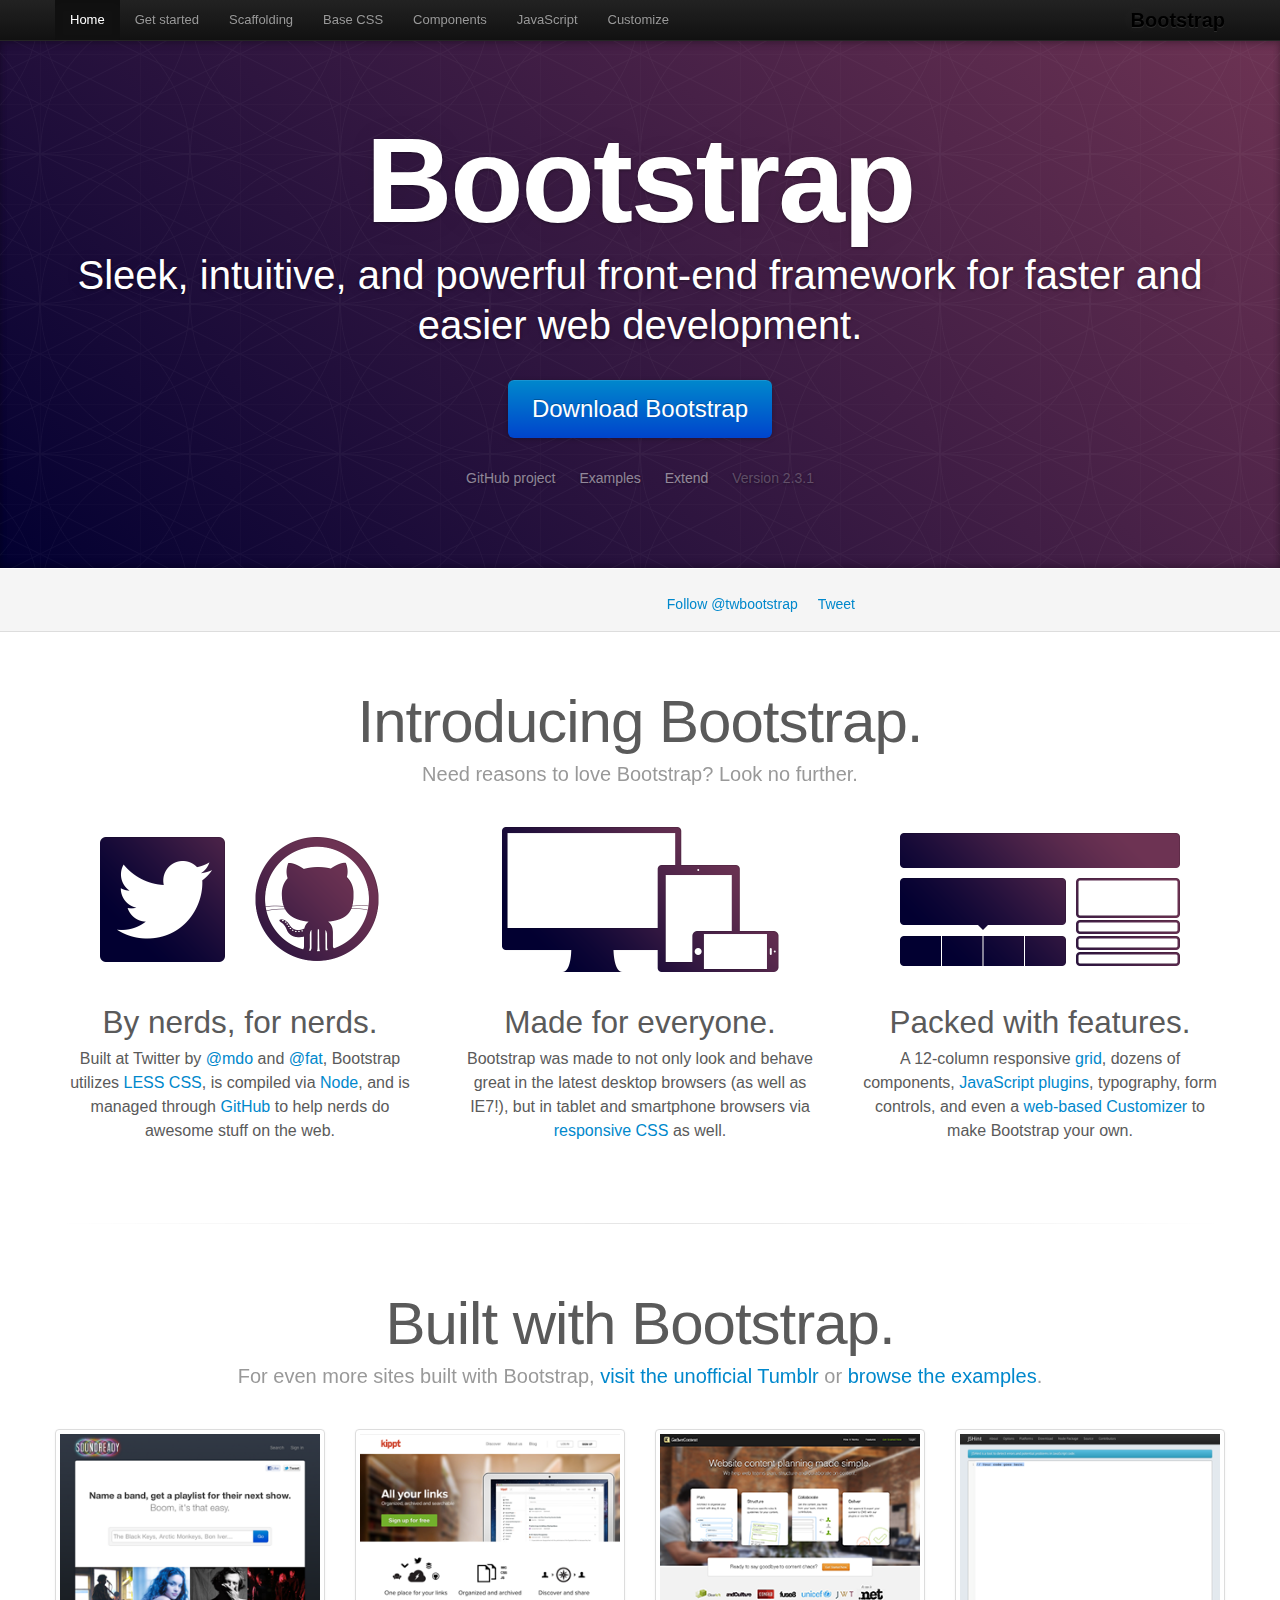
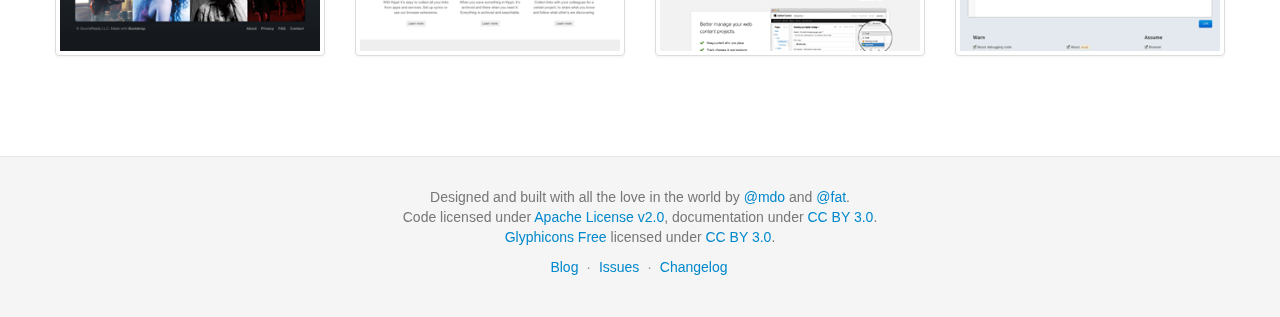
<file: bower/bootstrap/docs/index.html>
<!DOCTYPE html>
<html lang="en">
  <head>
    <meta charset="utf-8">
    <title>Bootstrap</title>
    <meta name="viewport" content="width=device-width, initial-scale=1.0">
    <meta name="description" content="">
    <meta name="author" content="">

    <!-- Le styles -->
    <link href="assets/css/bootstrap.css" rel="stylesheet">
    <link href="assets/css/bootstrap-responsive.css" rel="stylesheet">
    <link href="assets/css/docs.css" rel="stylesheet">
    <link href="assets/js/google-code-prettify/prettify.css" rel="stylesheet">

    <!-- Le HTML5 shim, for IE6-8 support of HTML5 elements -->
    <!--[if lt IE 9]>
      <script src="assets/js/html5shiv.js"></script>
    <![endif]-->

    <!-- Le fav and touch icons -->
    <link rel="apple-touch-icon-precomposed" sizes="144x144" href="assets/ico/apple-touch-icon-144-precomposed.png">
    <link rel="apple-touch-icon-precomposed" sizes="114x114" href="assets/ico/apple-touch-icon-114-precomposed.png">
      <link rel="apple-touch-icon-precomposed" sizes="72x72" href="assets/ico/apple-touch-icon-72-precomposed.png">
                    <link rel="apple-touch-icon-precomposed" href="assets/ico/apple-touch-icon-57-precomposed.png">
                                   <link rel="shortcut icon" href="assets/ico/favicon.png">

  </head>

  <body data-spy="scroll" data-target=".bs-docs-sidebar">

    <!-- Navbar
    ================================================== -->
    <div class="navbar navbar-inverse navbar-fixed-top">
      <div class="navbar-inner">
        <div class="container">
          <button type="button" class="btn btn-navbar" data-toggle="collapse" data-target=".nav-collapse">
            <span class="icon-bar"></span>
            <span class="icon-bar"></span>
            <span class="icon-bar"></span>
          </button>
          <a class="brand" href="./index.html">Bootstrap</a>
          <div class="nav-collapse collapse">
            <ul class="nav">
              <li class="active">
                <a href="./index.html">Home</a>
              </li>
              <li class="">
                <a href="./getting-started.html">Get started</a>
              </li>
              <li class="">
                <a href="./scaffolding.html">Scaffolding</a>
              </li>
              <li class="">
                <a href="./base-css.html">Base CSS</a>
              </li>
              <li class="">
                <a href="./components.html">Components</a>
              </li>
              <li class="">
                <a href="./javascript.html">JavaScript</a>
              </li>
              <li class="">
                <a href="./customize.html">Customize</a>
              </li>
            </ul>
          </div>
        </div>
      </div>
    </div>

<div class="jumbotron masthead">
  <div class="container">
    <h1>Bootstrap</h1>
    <p>Sleek, intuitive, and powerful front-end framework for faster and easier web development.</p>
    <p>
      <a href="assets/bootstrap.zip" class="btn btn-primary btn-large" >Download Bootstrap</a>
    </p>
    <ul class="masthead-links">
      <li>
        <a href="http://github.com/twitter/bootstrap" >GitHub project</a>
      </li>
      <li>
        <a href="./getting-started.html#examples" >Examples</a>
      </li>
      <li>
        <a href="./extend.html" >Extend</a>
      </li>
      <li>
        Version 2.3.1
      </li>
    </ul>
  </div>
</div>

<div class="bs-docs-social">
  <div class="container">
    <ul class="bs-docs-social-buttons">
      <li>
        <iframe class="github-btn" src="http://ghbtns.com/github-btn.html?user=twitter&repo=bootstrap&type=watch&count=true" allowtransparency="true" frameborder="0" scrolling="0" width="100px" height="20px"></iframe>
      </li>
      <li>
        <iframe class="github-btn" src="http://ghbtns.com/github-btn.html?user=twitter&repo=bootstrap&type=fork&count=true" allowtransparency="true" frameborder="0" scrolling="0" width="102px" height="20px"></iframe>
      </li>
      <li class="follow-btn">
        <a href="https://twitter.com/twbootstrap" class="twitter-follow-button" data-link-color="#0069D6" data-show-count="true">Follow @twbootstrap</a>
      </li>
      <li class="tweet-btn">
        <a href="https://twitter.com/share" class="twitter-share-button" data-url="http://twitter.github.com/bootstrap/" data-count="horizontal" data-via="twbootstrap" data-related="mdo:Creator of Twitter Bootstrap">Tweet</a>
      </li>
    </ul>
  </div>
</div>

<div class="container">

  <div class="marketing">

    <h1>Introducing Bootstrap.</h1>
    <p class="marketing-byline">Need reasons to love Bootstrap? Look no further.</p>

    <div class="row-fluid">
      <div class="span4">
        <img class="marketing-img" src="assets/img/bs-docs-twitter-github.png">
        <h2>By nerds, for nerds.</h2>
        <p>Built at Twitter by <a href="http://twitter.com/mdo">@mdo</a> and <a href="http://twitter.com/fat">@fat</a>, Bootstrap utilizes <a href="http://lesscss.org">LESS CSS</a>, is compiled via <a href="http://nodejs.org">Node</a>, and is managed through <a href="http://github.com">GitHub</a> to help nerds do awesome stuff on the web.</p>
      </div>
      <div class="span4">
        <img class="marketing-img" src="assets/img/bs-docs-responsive-illustrations.png">
        <h2>Made for everyone.</h2>
        <p>Bootstrap was made to not only look and behave great in the latest desktop browsers (as well as IE7!), but in tablet and smartphone browsers via <a href="./scaffolding.html#responsive">responsive CSS</a> as well.</p>
      </div>
      <div class="span4">
        <img class="marketing-img" src="assets/img/bs-docs-bootstrap-features.png">
        <h2>Packed with features.</h2>
        <p>A 12-column responsive <a href="./scaffolding.html#gridSystem">grid</a>, dozens of components, <a href="./javascript.html">JavaScript plugins</a>, typography, form controls, and even a <a href="./customize.html">web-based Customizer</a> to make Bootstrap your own.</p>
      </div>
    </div>

    <hr class="soften">

    <h1>Built with Bootstrap.</h1>
    <p class="marketing-byline">For even more sites built with Bootstrap, <a href="http://builtwithbootstrap.tumblr.com/" target="_blank">visit the unofficial Tumblr</a> or <a href="./getting-started.html#examples">browse the examples</a>.</p>
    <div class="row-fluid">
      <ul class="thumbnails example-sites">
        <li class="span3">
          <a class="thumbnail" href="http://soundready.fm/" target="_blank">
            <img src="assets/img/example-sites/soundready.png" alt="SoundReady.fm">
          </a>
        </li>
        <li class="span3">
          <a class="thumbnail" href="http://kippt.com/" target="_blank">
            <img src="assets/img/example-sites/kippt.png" alt="Kippt">
          </a>
        </li>
        <li class="span3">
          <a class="thumbnail" href="http://www.gathercontent.com/" target="_blank">
            <img src="assets/img/example-sites/gathercontent.png" alt="Gather Content">
          </a>
        </li>
        <li class="span3">
          <a class="thumbnail" href="http://www.jshint.com/" target="_blank">
            <img src="assets/img/example-sites/jshint.png" alt="JS Hint">
          </a>
        </li>
      </ul>
     </div>

  </div>

</div>



    <!-- Footer
    ================================================== -->
    <footer class="footer">
      <div class="container">
        <p>Designed and built with all the love in the world by <a href="http://twitter.com/mdo" target="_blank">@mdo</a> and <a href="http://twitter.com/fat" target="_blank">@fat</a>.</p>
        <p>Code licensed under <a href="http://www.apache.org/licenses/LICENSE-2.0" target="_blank">Apache License v2.0</a>, documentation under <a href="http://creativecommons.org/licenses/by/3.0/">CC BY 3.0</a>.</p>
        <p><a href="http://glyphicons.com">Glyphicons Free</a> licensed under <a href="http://creativecommons.org/licenses/by/3.0/">CC BY 3.0</a>.</p>
        <ul class="footer-links">
          <li><a href="http://blog.getbootstrap.com">Blog</a></li>
          <li class="muted">&middot;</li>
          <li><a href="https://github.com/twitter/bootstrap/issues?state=open">Issues</a></li>
          <li class="muted">&middot;</li>
          <li><a href="https://github.com/twitter/bootstrap/blob/master/CHANGELOG.md">Changelog</a></li>
        </ul>
      </div>
    </footer>



    <!-- Le javascript
    ================================================== -->
    <!-- Placed at the end of the document so the pages load faster -->
    <script type="text/javascript" src="http://platform.twitter.com/widgets.js"></script>
    <script src="assets/js/jquery.js"></script>
    <script src="assets/js/bootstrap-transition.js"></script>
    <script src="assets/js/bootstrap-alert.js"></script>
    <script src="assets/js/bootstrap-modal.js"></script>
    <script src="assets/js/bootstrap-dropdown.js"></script>
    <script src="assets/js/bootstrap-scrollspy.js"></script>
    <script src="assets/js/bootstrap-tab.js"></script>
    <script src="assets/js/bootstrap-tooltip.js"></script>
    <script src="assets/js/bootstrap-popover.js"></script>
    <script src="assets/js/bootstrap-button.js"></script>
    <script src="assets/js/bootstrap-collapse.js"></script>
    <script src="assets/js/bootstrap-carousel.js"></script>
    <script src="assets/js/bootstrap-typeahead.js"></script>
    <script src="assets/js/bootstrap-affix.js"></script>

    <script src="assets/js/holder/holder.js"></script>
    <script src="assets/js/google-code-prettify/prettify.js"></script>

    <script src="assets/js/application.js"></script>



  </body>
</html>
</file>
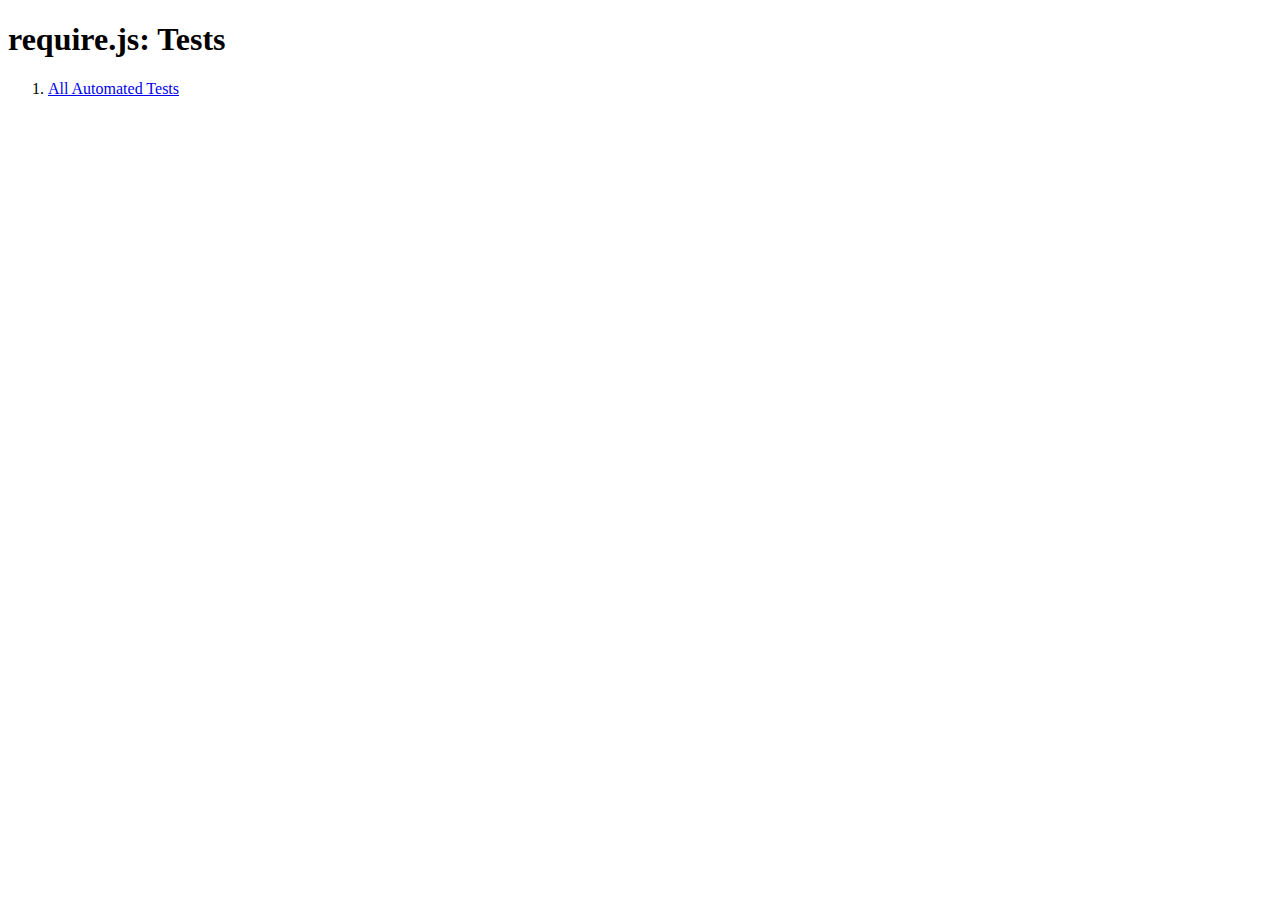
<file: bower/requirejs/tests/index.html>
<!DOCTYPE html>
<html>
<head>
    <title>require.js: Tests</title>
</head>
<body>
    <h1>require.js: Tests</h1>
    <ol>
        <li><a href="doh/runner.html?testUrl=../all">All Automated Tests</a>
    </ol>
</body>
</html>
</file>
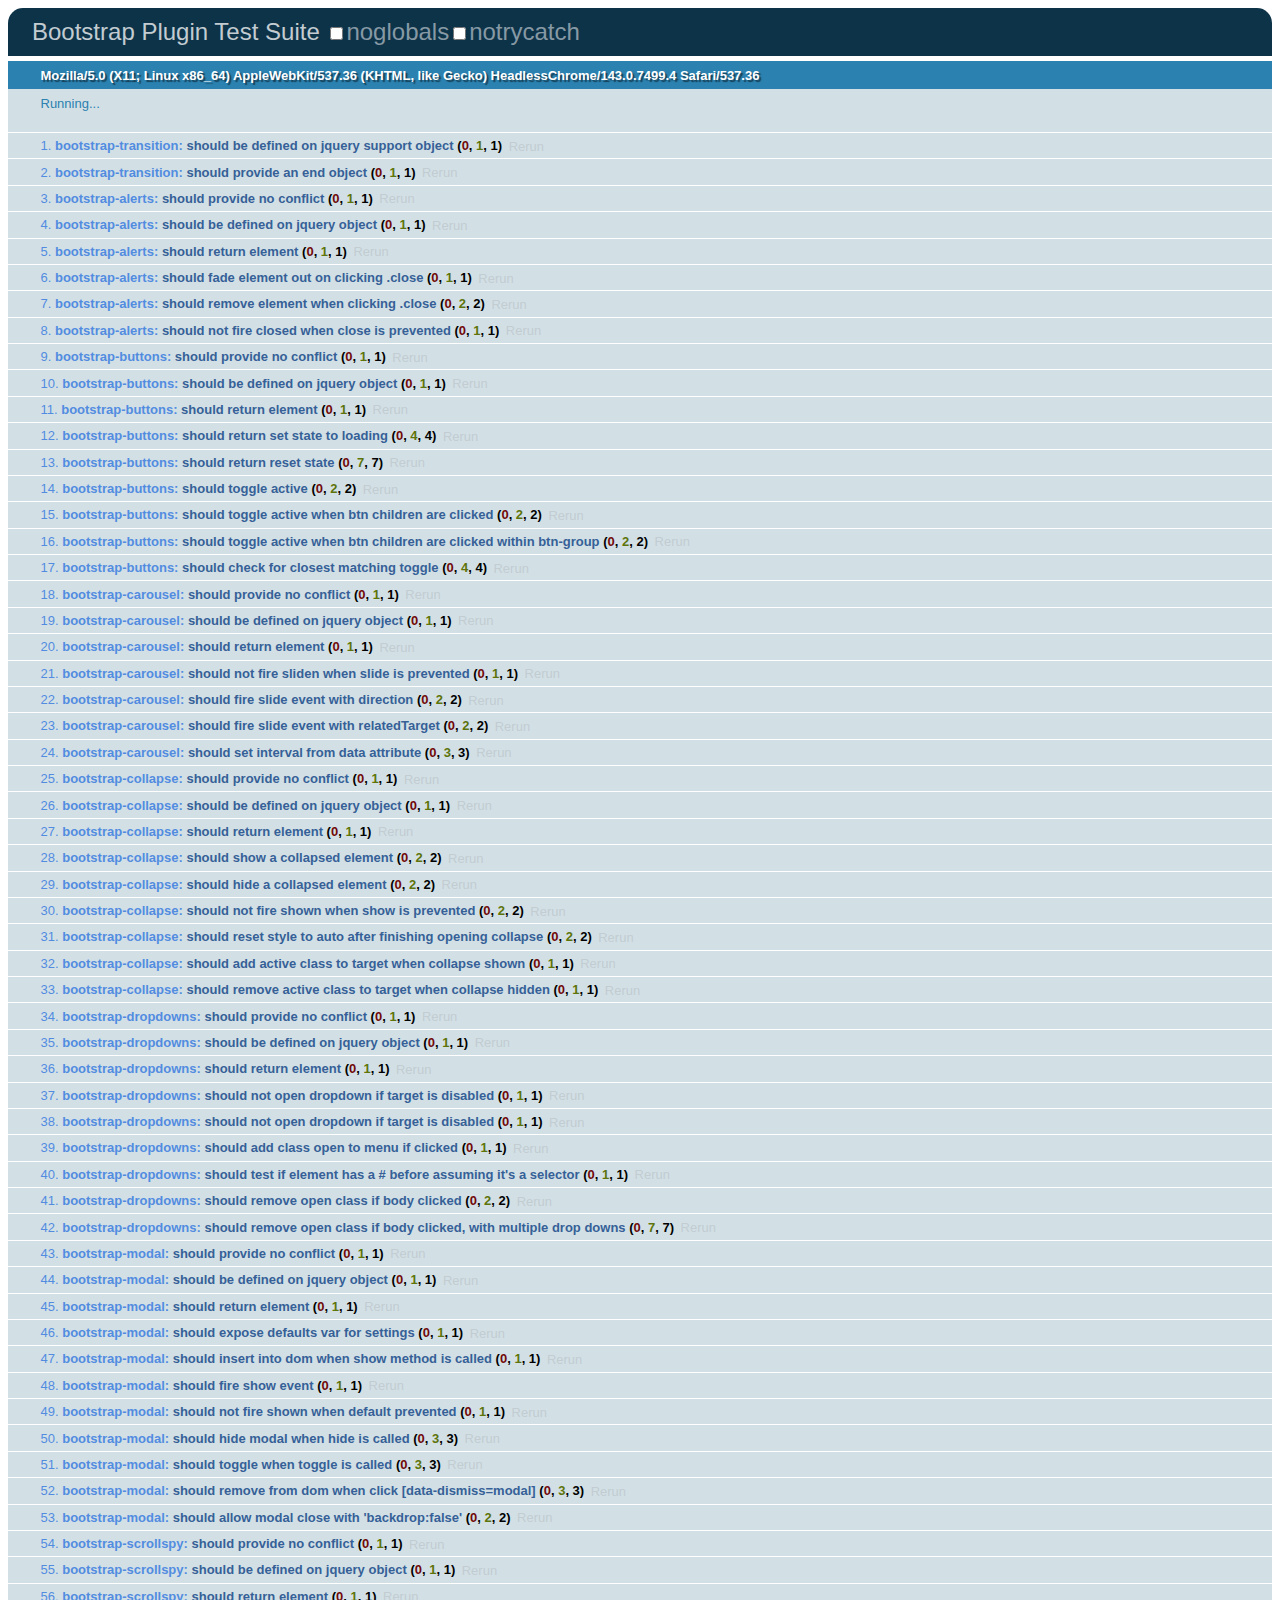
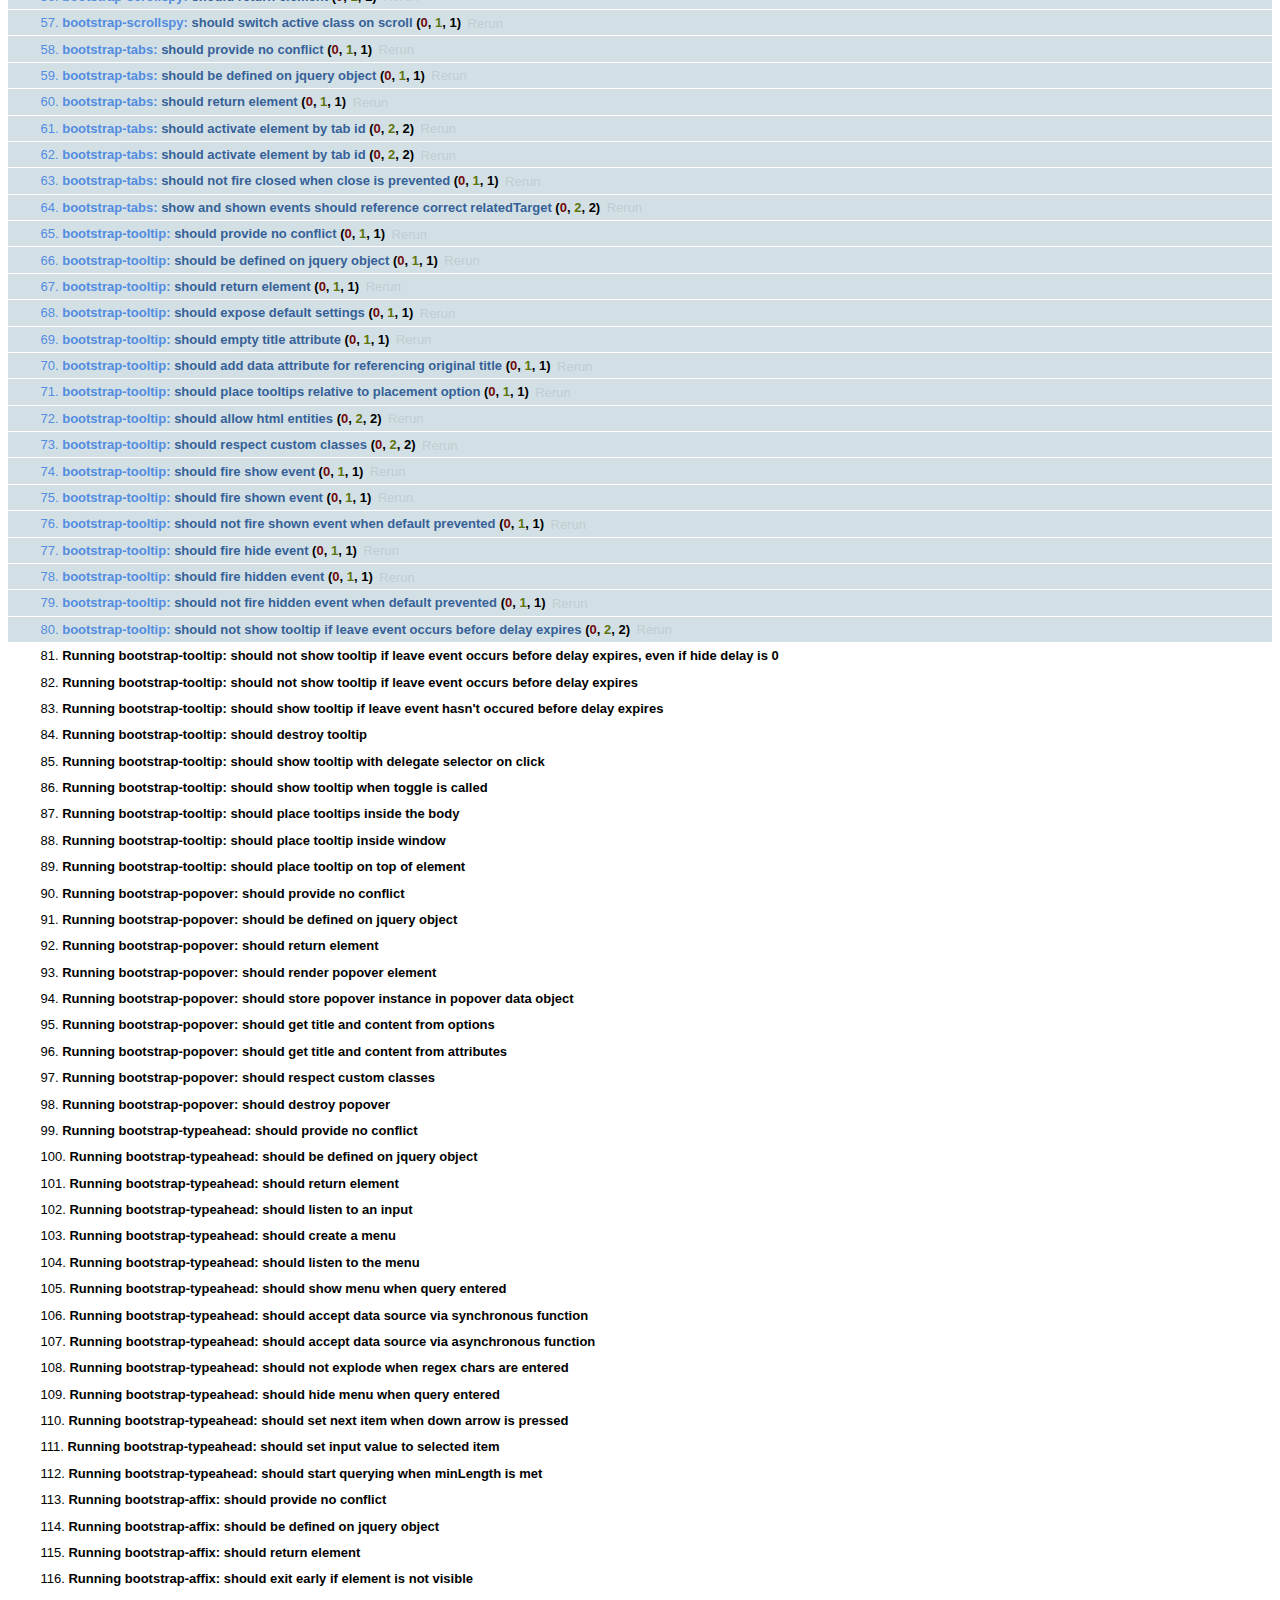
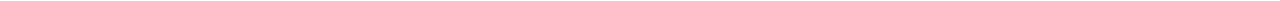
<file: bower/bootstrap/js/tests/index.html>
<!DOCTYPE HTML>
<html>
<head>
  <title>Bootstrap Plugin Test Suite</title>

  <!-- jquery -->
  <!--<script src="http://code.jquery.com/jquery-1.7.min.js"></script>-->
  <script src="vendor/jquery.js"></script>

  <!-- qunit -->
  <link rel="stylesheet" href="vendor/qunit.css" type="text/css" media="screen" />
  <script src="vendor/qunit.js"></script>

  <!-- phantomjs logging script-->
  <script src="unit/bootstrap-phantom.js"></script>

  <!--  plugin sources -->
  <script src="../../js/bootstrap-transition.js"></script>
  <script src="../../js/bootstrap-alert.js"></script>
  <script src="../../js/bootstrap-button.js"></script>
  <script src="../../js/bootstrap-carousel.js"></script>
  <script src="../../js/bootstrap-collapse.js"></script>
  <script src="../../js/bootstrap-dropdown.js"></script>
  <script src="../../js/bootstrap-modal.js"></script>
  <script src="../../js/bootstrap-scrollspy.js"></script>
  <script src="../../js/bootstrap-tab.js"></script>
  <script src="../../js/bootstrap-tooltip.js"></script>
  <script src="../../js/bootstrap-popover.js"></script>
  <script src="../../js/bootstrap-typeahead.js"></script>
  <script src="../../js/bootstrap-affix.js"></script>

  <!-- unit tests -->
  <script src="unit/bootstrap-transition.js"></script>
  <script src="unit/bootstrap-alert.js"></script>
  <script src="unit/bootstrap-button.js"></script>
  <script src="unit/bootstrap-carousel.js"></script>
  <script src="unit/bootstrap-collapse.js"></script>
  <script src="unit/bootstrap-dropdown.js"></script>
  <script src="unit/bootstrap-modal.js"></script>
  <script src="unit/bootstrap-scrollspy.js"></script>
  <script src="unit/bootstrap-tab.js"></script>
  <script src="unit/bootstrap-tooltip.js"></script>
  <script src="unit/bootstrap-popover.js"></script>
  <script src="unit/bootstrap-typeahead.js"></script>
  <script src="unit/bootstrap-affix.js"></script>
</head>
<body>
  <div>
    <h1 id="qunit-header">Bootstrap Plugin Test Suite</h1>
    <h2 id="qunit-banner"></h2>
    <h2 id="qunit-userAgent"></h2>
    <ol id="qunit-tests"></ol>
    <div id="qunit-fixture"></div>
  </div>
</body>
</html>
</file>
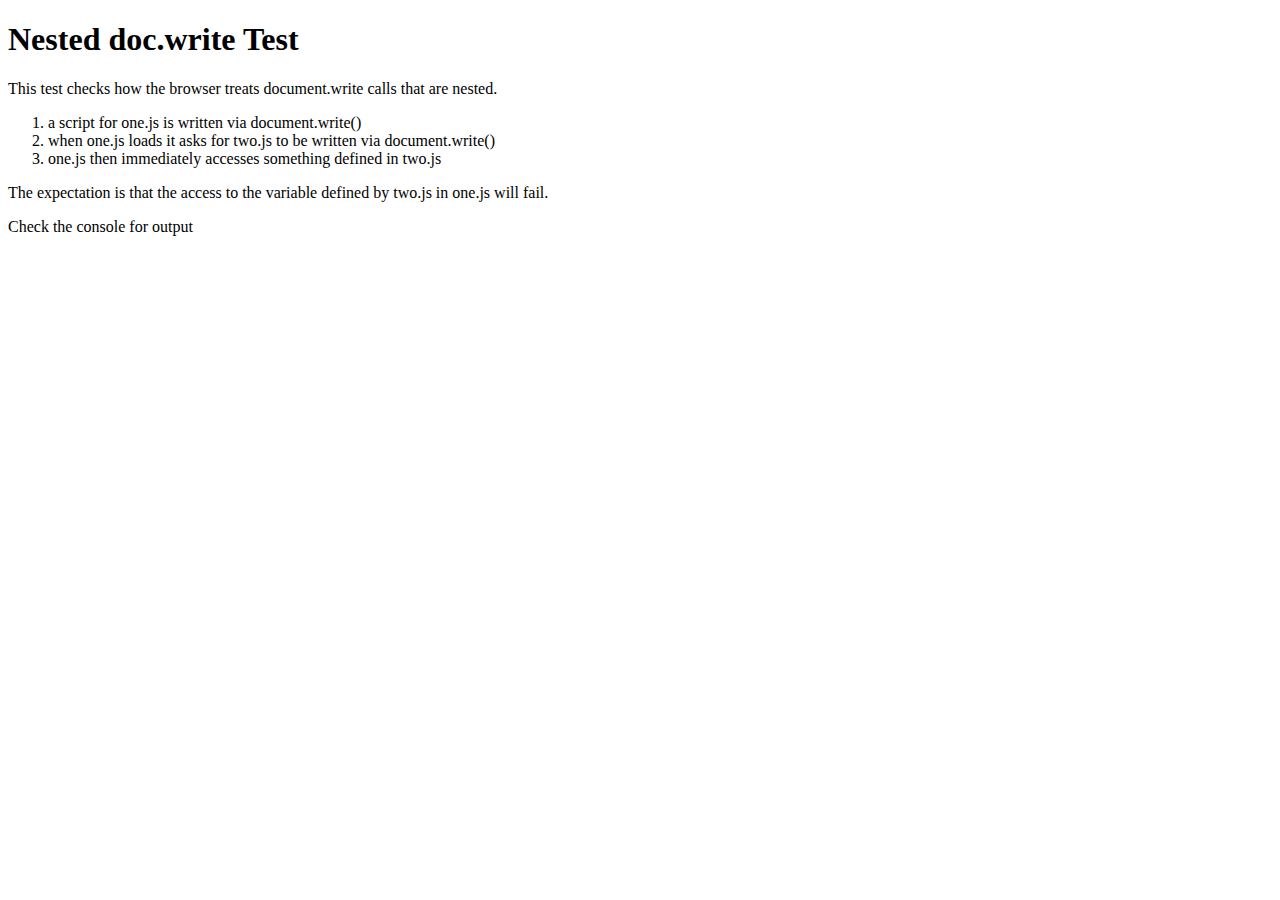
<file: bower/requirejs/tests/browsertests/docwritenested/index.html>
<!DOCTYPE html>
<html>
<head>
    <title>Nested doc.write Test</title>
    <script type="text/javascript">
    function loadScript(url) {
        url += "?stamp=" + (new Date()).getTime();
        document.write('<script src="' + url + '"></' + 'script>');
    }
    loadScript("one.js");
    </script>
</head>
<body>
    <h1>Nested doc.write Test</h1>

    <p>This test checks how the browser treats document.write calls that are nested.</p>
    <ol>
        <li>a script for one.js is written via document.write()</li>
        <li>when one.js loads it asks for two.js to be written via document.write()</li>
        <li>one.js then immediately accesses something defined in two.js</li>
    </ol>
    
    <p>The expectation is that the access to the variable defined by two.js in one.js
    will fail.</p>

    <p>Check the console for output</p>
</body>
</html>
</file>
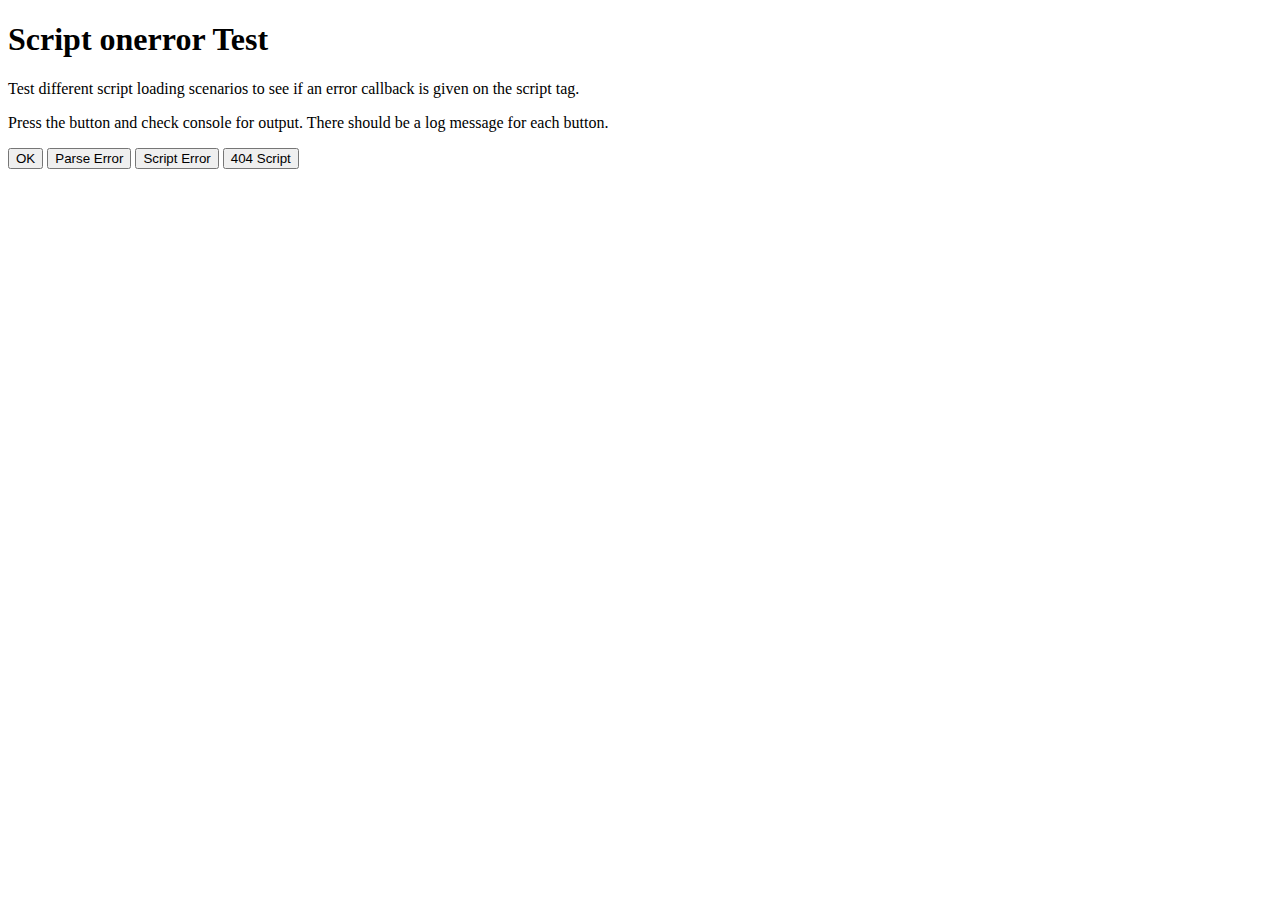
<file: bower/requirejs/tests/browsertests/onerror/index.html>
<!DOCTYPE html>
<html>
<head>
    <title>Script onerror Test</title>
    <script src="../common.js"></script>
    <script>

    var readyRegExp = /complete|loaded/;
  
    function onTestScriptLoad(evt) {
        var node = evt.target || evt.srcElement;
        if (evt.type === "load" || readyRegExp.test(node.readyState)) {
            log(node.getAttribute("data-name") + " loaded");
      
            //Clean up binding.
            if (node.removeEventListener) {
                node.removeEventListener("load", onTestScriptLoad, false);
            } else {
                //Probably IE.
                node.detachEvent("onreadystatechange", onTestScriptLoad);
            }
        }
    }

    function onTestError(evt) {
        var node = evt.target || evt.srcElement;
        log(node.getAttribute("data-name") + " onerror triggered");

        //Clean up binding.
        if (node.removeEventListener) {
            node.removeEventListener("error", onTestError, false);
        } else {
            //Probably IE.
            node.detachEvent("onerror", onTestError);
        }
    }

    function attachScript(url, name) {
        var node = document.createElement("script");
        node.src = url;
        node.type = "text/javascript";
        node.charset = "utf-8";
        node.setAttribute("data-name", name);

        //Set up load listener.
        if (node.addEventListener) {
            node.addEventListener("load", onTestScriptLoad, false);
            node.addEventListener("error", onTestError, false);
        } else {
            //Probably IE.
            node.attachEvent("onreadystatechange", onTestScriptLoad);
            node.attachEvent("onerror", onTestError);
        }
  
        document.getElementsByTagName("head")[0].appendChild(node);
    }

    </script>
</head>
<body>
    <h1>Script onerror Test</h1>

    <p>Test different script loading scenarios to see if an error callback is
    given on the script tag.</p>

    <p>Press the button and check console for output. There should be a log
    message for each button.</p>

    <button onclick="attachScript('ok.js', 'ok');">OK</button>
    <button onclick="attachScript('parseError.js', 'parseError');">Parse Error</button>
    <button onclick="attachScript('scriptError.js', 'scriptError');">Script Error</button>
    <button onclick="attachScript('404.js', '404');">404 Script</button>
</body>
</html>
</file>
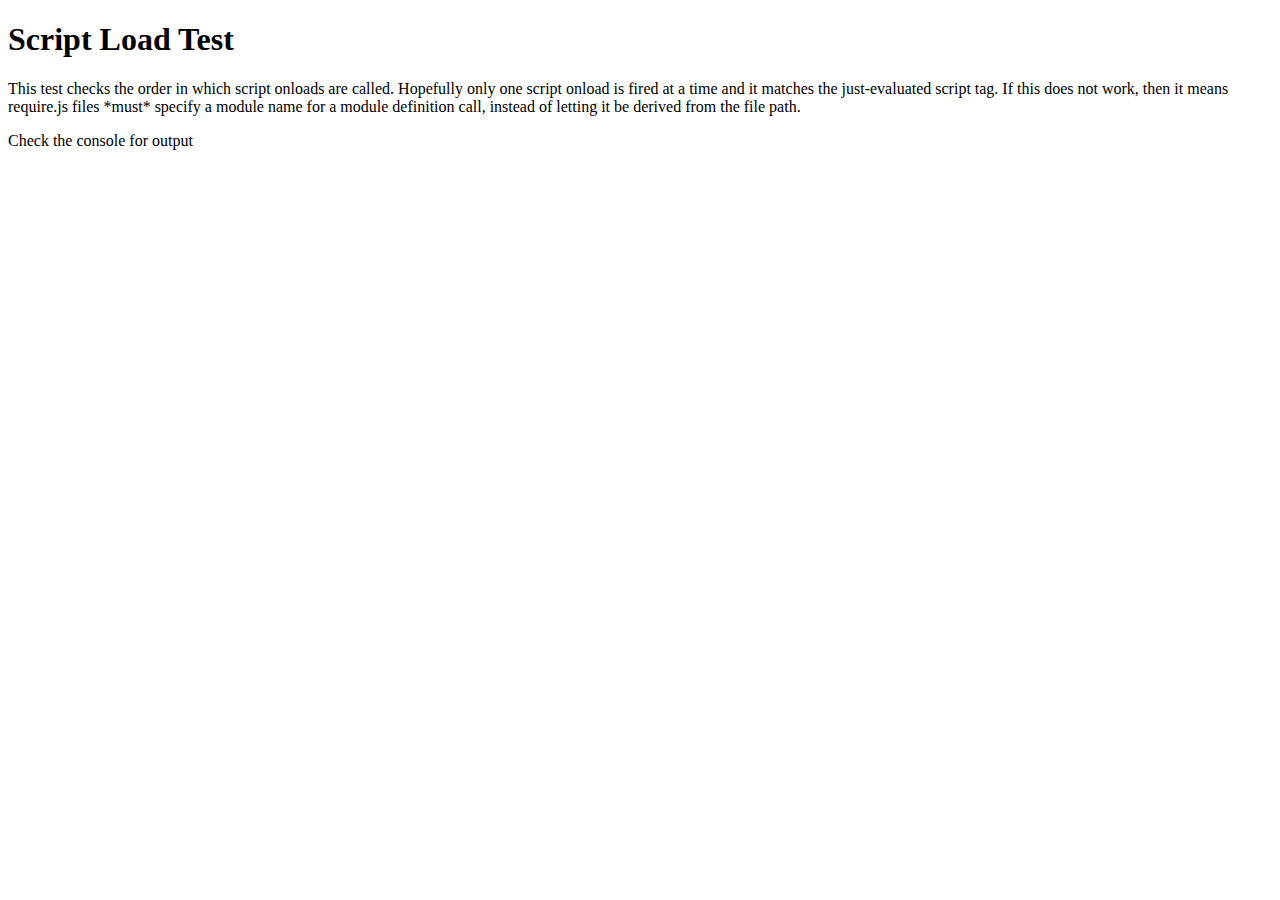
<file: bower/requirejs/tests/browsertests/scriptload/index.html>
<!DOCTYPE html>
<html>
<head>
    <title>Script Load Test</title>
    <script type="text/javascript" src="../common.js"></script>
    <script type="text/javascript">
    //cache bust?
    var noCache = location.href.indexOf("nocache") != -1;

    log("noCache: " + noCache);

    var readyRegExp = /complete|loaded/;
  
    var onTestScriptLoad = function(evt) {
      var node = evt.target || evt.srcElement;
      if (evt.type == "load" || readyRegExp.test(node.readyState)) {
        log(node.getAttribute("data-name") + " loaded");
  
        //Clean up script binding.
        if (node.removeEventListener) {
          node.removeEventListener("load", onTestScriptLoad, false);
        } else {
          //Probably IE.
          node.detachEvent("onreadystatechange", onTestScriptLoad);
        }
      }
    }
  
    var attachScript = function(url, name, useDocWrite){
      if (noCache) {
        url += "?stamp=" + (new Date()).getTime();
      }
      if (useDocWrite) {
          //TODO doc.write
          document.write('<script type="text/javascript" charset="utf-8" data-name="'
                         + name
                         + '" src="'
                         + url
                         + '" onload="onTestScriptLoad(evt)" onreadytate="onTestScriptLoad(evt)">\<\/script>');
      } else {
        var node = document.createElement("script");
        node.src = url;
        node.type = "text/javascript";
        node.charset = "utf-8";
        node.setAttribute("data-name", name);
    
        //Set up load listener.
        if (node.addEventListener) {
          node.addEventListener("load", onTestScriptLoad, false);
        } else {
          //Probably IE.
          node.attachEvent("onreadystatechange", onTestScriptLoad);
        }
  
        document.getElementsByTagName("head")[0].appendChild(node);
      }
    }

    var urls = [
        "one.js",
        "two.js",
        "three.js",
        "four.js",
        "five.js",
        "six.js",
        "seven.js",
        "eight.js",
        "nine.js"
    ]

    var loadUrls = function(useDocWrite) {
        for (var i = 0, url; url = urls[i]; i++) {
            attachScript(url, url, useDocWrite);
        }
    }

    //First test document.write calls
    //xxx
    
    //Do appendChilds
    loadUrls(false);

    //Try script appends after page load.
    log("----------------------");
    setTimeout(loadUrls, 2000);
    </script>
</head>
<body>
    <h1>Script Load Test</h1>

    <p>This test checks the order in which script onloads are called. Hopefully
    only one script onload is fired at a time and it matches the just-evaluated
    script tag. If this does not work, then it means require.js files *must* specify
    a module name for a module definition call, instead of letting it be derived
    from the file path.</p>
    <p>Check the console for output</p>
</body>
</html>
</file>
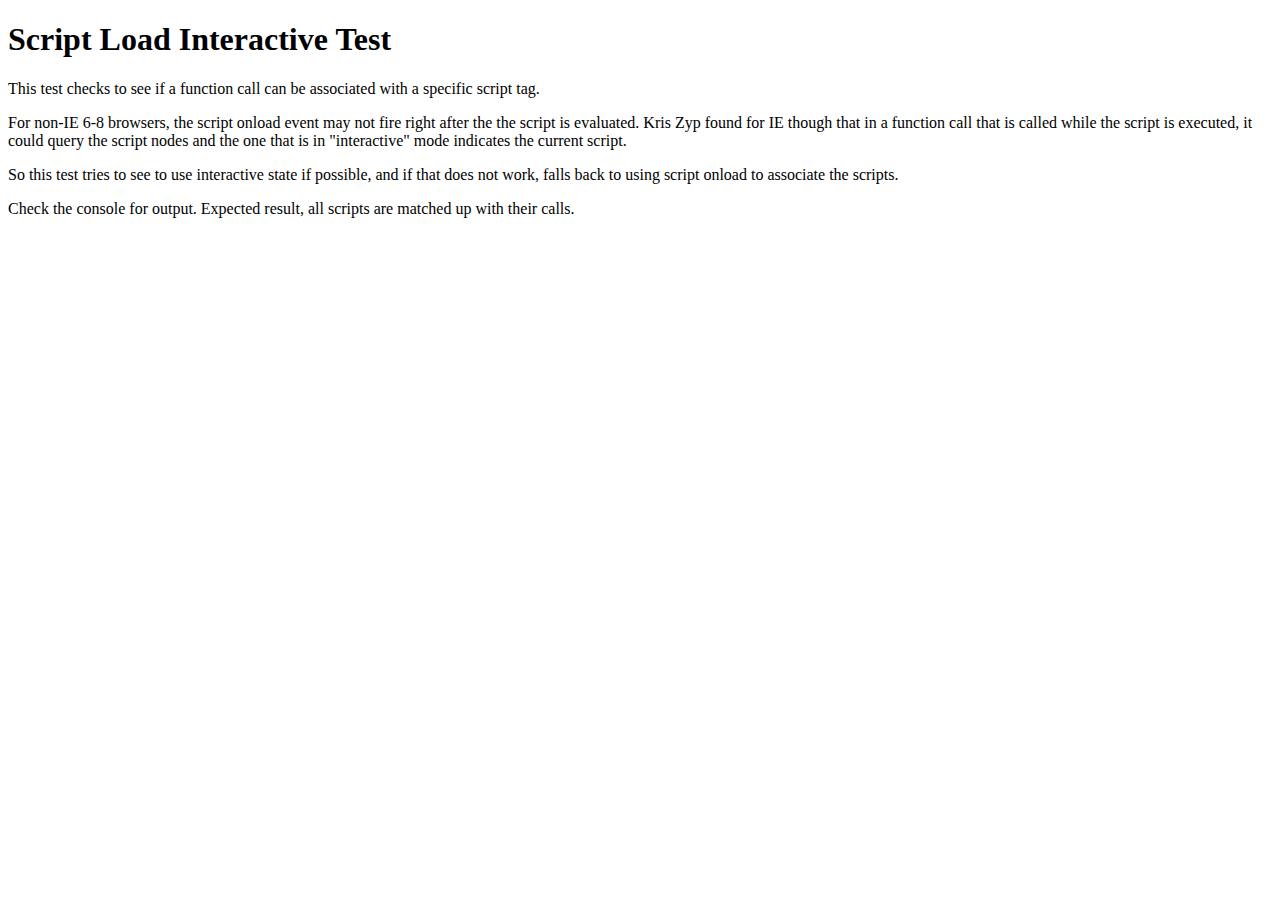
<file: bower/requirejs/tests/browsertests/scriptloadinteractive/index.html>
<!DOCTYPE html>
<html>
<head>
    <title>Script Load Interactive Test</title>
    <script src="../common.js"></script>
    <script>
    /*jslint plusplus: false, strict: false */
    /*global log: false, dumpLogs: false */
    //cache bust?
    var noCache = location.href.indexOf("nocache") !== -1;

    log("noCache: " + noCache);

    var readyRegExp = /complete|loaded/,
        useInteractive = false,
        loadedScripts = [],
        callCount = 0,
        currentlyAddingScript,
        waitingFunc, loadUrls,
        urls = [
            "one.js",
            "two.js",
            "three.js",
            "four.js",
            "five.js",
            "six.js",
            "seven.js",
            "eight.js",
            "nine.js"
        ];

    function report() {
        var i, module;
        for (i = 0; i < loadedScripts.length; i++) {
            module = loadedScripts[i];
            log("module " + module.name + " === " + module.obj.name);
        }
        callCount += 1;
        //dumpLogs();
        if (callCount === 1) {
            log("-------Trying cache hits now--------");
            loadedScripts = [];
            setTimeout(loadUrls, 500);
        }
    }

    function finishScript(script, func) {
        if (!script) {
            return;
        }

        loadedScripts.push({
            name: script.getAttribute('data-name').replace(/\.js$/, ''),
            obj: func()
        });

        if (loadedScripts.length === 9) {
            report();
        }
    }

    function onTestScriptLoad(evt) {
        var node = evt.target || evt.srcElement;
        if (evt.type === "load" || readyRegExp.test(node.readyState)) {
            if (!useInteractive) {
                finishScript(node, waitingFunc);
            }

            //Clean up
            if (node.removeEventListener) {
                node.removeEventListener("load", onTestScriptLoad, false);
            } else {
                //Probably IE.
                node.detachEvent("onreadystatechange", onTestScriptLoad);
            }
        }
    }
    function attachScript(url, name, useDocWrite) {
        if (noCache) {
            url += "?stamp=" + (new Date()).getTime();
        }
        var node = document.createElement("script");
        node.src = url;
        node.type = "text/javascript";
        node.charset = "utf-8";
        node.setAttribute("data-name", name);

        //Set up load listener.
        if (node.addEventListener) {
            node.addEventListener("load", onTestScriptLoad, false);
        } else {
            //Probably IE.
            useInteractive = true;
            node.attachEvent("onreadystatechange", onTestScriptLoad);
        }
        currentlyAddingScript = node;

        document.getElementsByTagName("head")[0].appendChild(node);
        currentlyAddingScript = null;
    }

    loadUrls = function () {
        for (var i = 0, url; (url = urls[i]); i++) {
            attachScript(url, url);
        }
    };

    function def(func) {
        var scripts, i, script = currentlyAddingScript;
        if (useInteractive) {
            scripts = document.getElementsByTagName('script');
            var states = [];
            for (i = scripts.length - 1; i > -1; i--) {
                states.push(i + scripts[i].readyState + scripts[i].src);
                //log('script with name ' + scripts[i].getAttribute('data-name') + ' has readyState = ' + scripts[i].readyState + ' for func: ' + func);
                if (scripts[i].readyState === 'interactive') {
                    script = scripts[i];
                    break;
                }
            }
            if (!script) {
                log("ERROR: No matching script interactive for " + func);
                log("script readyStates are: " + states);
            }
            //log('calling finishScript for interactive dat-name: ' + script.getAttribute('data-name'));
            finishScript(script, func);
        } else {
            waitingFunc = func;
        }
    }

    //Do appendChilds
    loadUrls();

    </script>
</head>
<body>
    <h1>Script Load Interactive Test</h1>

    <p>This test checks to see if a function call can be associated with a specific script tag.</p>
    <p>For non-IE 6-8 browsers, the script onload event may not fire right after the the script
    is evaluated. Kris Zyp found for IE though that in a function call that is called while the
    script is executed, it could query the script nodes and the one that is in "interactive" mode
    indicates the current script.</p>
    <p>So this test tries to see to use interactive state if possible, and if that does not work,
    falls back to using script onload to associate the scripts.</p>
    <p>Check the console for output. Expected result, all scripts are matched up with their calls.</p>
</body>
</html>
</file>
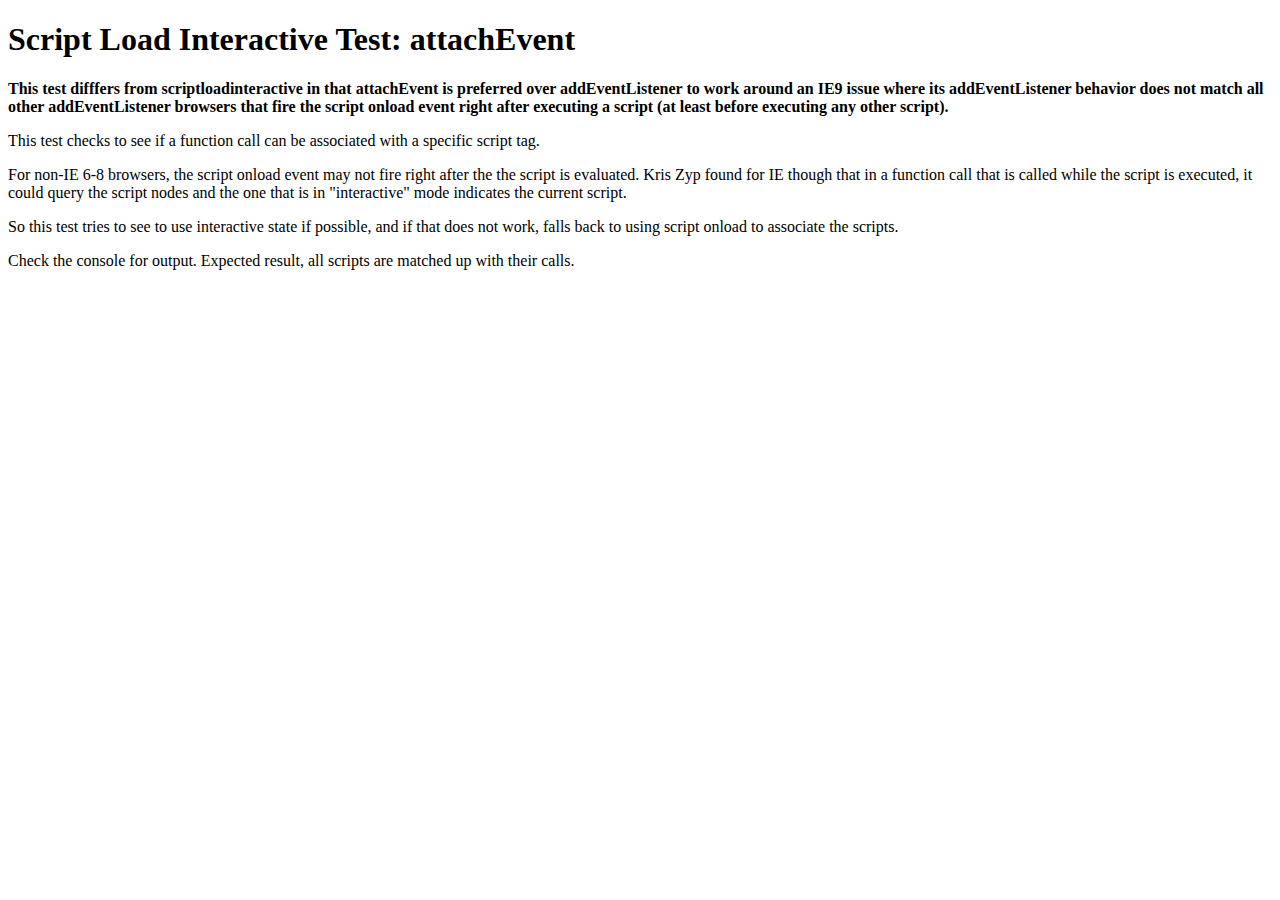
<file: bower/requirejs/tests/browsertests/scriptloadinteractiveattach/index.html>
<!DOCTYPE html>
<html>
<head>
    <title>Script Load Interactive Test: attachEvent</title>
    <script src="../common.js"></script>
    <script>
    /*jslint plusplus: false, strict: false */
    /*global log: false, dumpLogs: false */
    //cache bust?
    var noCache = location.href.indexOf("nocache") !== -1;

    log("noCache: " + noCache);

    var readyRegExp = /complete|loaded/,
        useInteractive = false,
        loadedScripts = [],
        callCount = 0,
        currentlyAddingScript,
        waitingFunc, loadUrls,
        urls = [
            "one.js",
            "two.js",
            "three.js",
            "four.js",
            "five.js",
            "six.js",
            "seven.js",
            "eight.js",
            "nine.js"
        ];

    function report() {
        var i, module;
        for (i = 0; i < loadedScripts.length; i++) {
            module = loadedScripts[i];
            log("module " + module.name + " === " + module.obj.name);
        }
        callCount += 1;
        //dumpLogs();
        if (callCount === 1) {
            log("-------Trying cache hits now--------");
            loadedScripts = [];
            setTimeout(loadUrls, 500);
        }
    }

    function finishScript(script, func) {
        if (!script) {
            return;
        }

        loadedScripts.push({
            name: script.getAttribute('data-name').replace(/\.js$/, ''),
            obj: func()
        });

        if (loadedScripts.length === 9) {
            report();
        }
    }

    function onTestScriptLoad(evt) {
        var node = evt.target || evt.srcElement;
        if (evt.type === "load" || readyRegExp.test(node.readyState)) {
            if (!useInteractive) {
                finishScript(node, waitingFunc);
            }

            //Clean up
            if (node.detachEvent) {
                //Probably IE.
                node.detachEvent("onreadystatechange", onTestScriptLoad);
            } else if (node.removeEventListener) {
                node.removeEventListener("load", onTestScriptLoad, false);
            }
        }
    }
    function attachScript(url, name, useDocWrite) {
        if (noCache) {
            url += "?stamp=" + (new Date()).getTime();
        }
        var node = document.createElement("script");
        node.src = url;
        node.type = "text/javascript";
        node.charset = "utf-8";
        node.setAttribute("data-name", name);

        //Set up load listener.
        if (node.attachEvent) {
            //Probably IE.
            useInteractive = true;
            node.attachEvent("onreadystatechange", onTestScriptLoad);
        } else if (node.addEventListener) {
            node.addEventListener("load", onTestScriptLoad, false);
        }
        currentlyAddingScript = node;

        document.getElementsByTagName("head")[0].appendChild(node);
        currentlyAddingScript = null;
    }

    loadUrls = function () {
        for (var i = 0, url; (url = urls[i]); i++) {
            attachScript(url, url);
        }
    };

    function def(func) {
        var scripts, i, script = currentlyAddingScript;
        if (useInteractive) {
            scripts = document.getElementsByTagName('script');
            var states = [];
            for (i = scripts.length - 1; i > -1; i--) {
                states.push(i + scripts[i].readyState + scripts[i].src);
                //log('script with name ' + scripts[i].getAttribute('data-name') + ' has readyState = ' + scripts[i].readyState + ' for func: ' + func);
                if (scripts[i].readyState === 'interactive') {
                    script = scripts[i];
                    break;
                }
            }
            if (!script) {
                log("ERROR: No matching script interactive for " + func);
                log("script readyStates are: " + states);
            }
            //log('calling finishScript for interactive dat-name: ' + script.getAttribute('data-name'));
            finishScript(script, func);
        } else {
            waitingFunc = func;
        }
    }

    //Do appendChilds
    loadUrls();

    </script>
</head>
<body>
    <h1>Script Load Interactive Test: attachEvent</h1>

    <p><b>This test difffers from scriptloadinteractive in that attachEvent is preferred over
    addEventListener to work around an IE9 issue where its addEventListener behavior does not match
    all other addEventListener browsers that fire the script onload event right after executing a
    script (at least before executing any other script).</b></p>
    <p>This test checks to see if a function call can be associated with a specific script tag.</p>
    <p>For non-IE 6-8 browsers, the script onload event may not fire right after the the script
    is evaluated. Kris Zyp found for IE though that in a function call that is called while the
    script is executed, it could query the script nodes and the one that is in "interactive" mode
    indicates the current script.</p>
    <p>So this test tries to see to use interactive state if possible, and if that does not work,
    falls back to using script onload to associate the scripts.</p>
    <p>Check the console for output. Expected result, all scripts are matched up with their calls.</p>
</body>
</html>
</file>
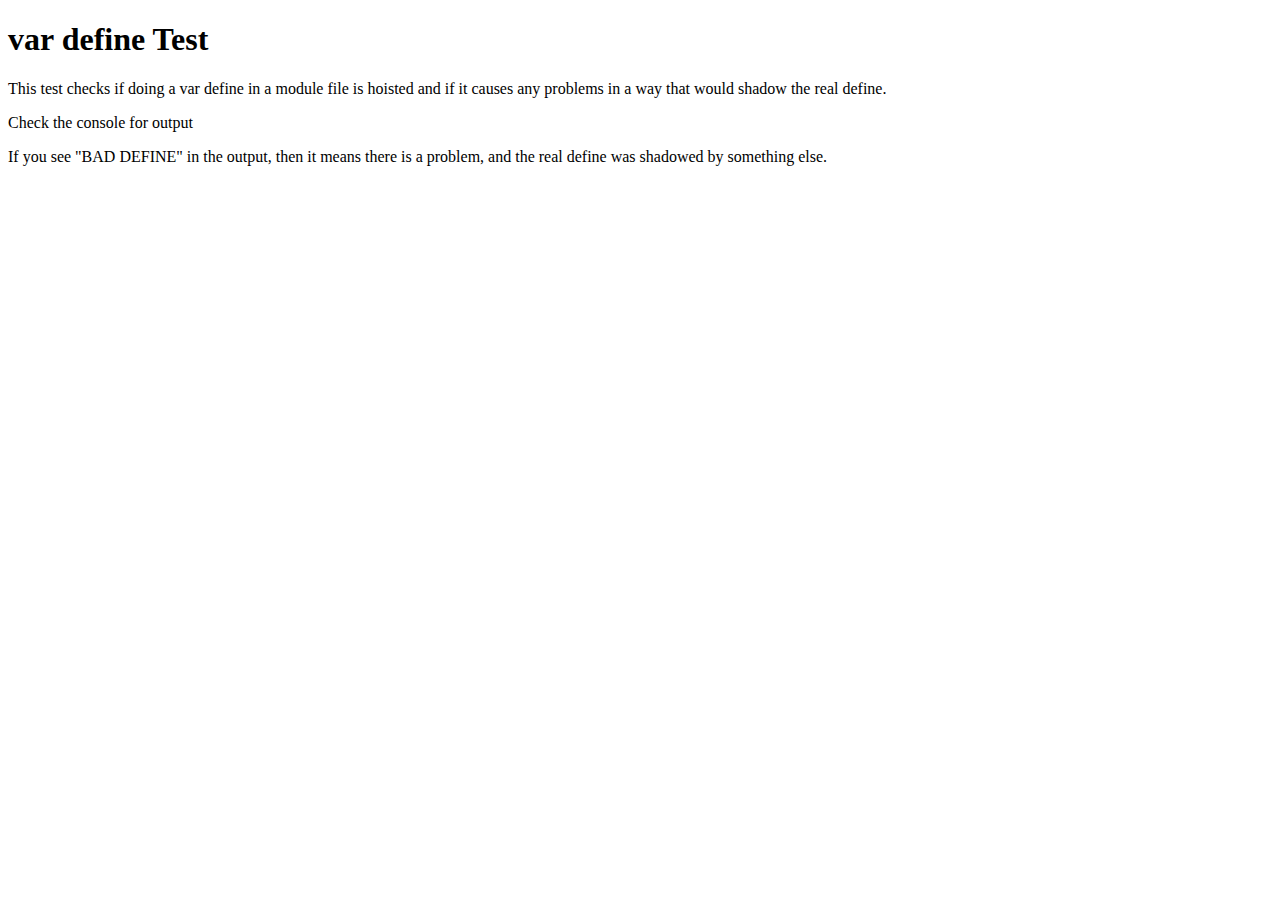
<file: bower/requirejs/tests/browsertests/vardefine/index.html>
<!DOCTYPE html>
<html>
<head>
    <title>var define Test</title>
    <script type="text/javascript" src="../common.js"></script>
    <script type="text/javascript" src="define.js"></script>
    <script type="text/javascript">

    var attachScript = function(url, name){
        var node = document.createElement("script");
        node.src = url;
        node.type = "text/javascript";
        node.charset = "utf-8";
        node.setAttribute("data-name", name);

        document.getElementsByTagName("head")[0].appendChild(node);
    }

    var urls = [
        "one.js",
        "two.js",
        "three.js",
        "four.js"
    ]

    var loadUrls = function() {
        for (var i = 0, url; url = urls[i]; i++) {
            attachScript(url, url);
        }
    }

    //Do appendChilds
    loadUrls();
    </script>
</head>
<body>
    <h1>var define Test</h1>

    <p>This test checks if doing a var define in a module file is hoisted
    and if it causes any problems in a way that would shadow the real define.</p>

    <p>Check the console for output</p>

    <p>If you see "BAD DEFINE" in the output, then it means there is a problem,
    and the real define was shadowed by something else.</p>
</body>
</html>
</file>
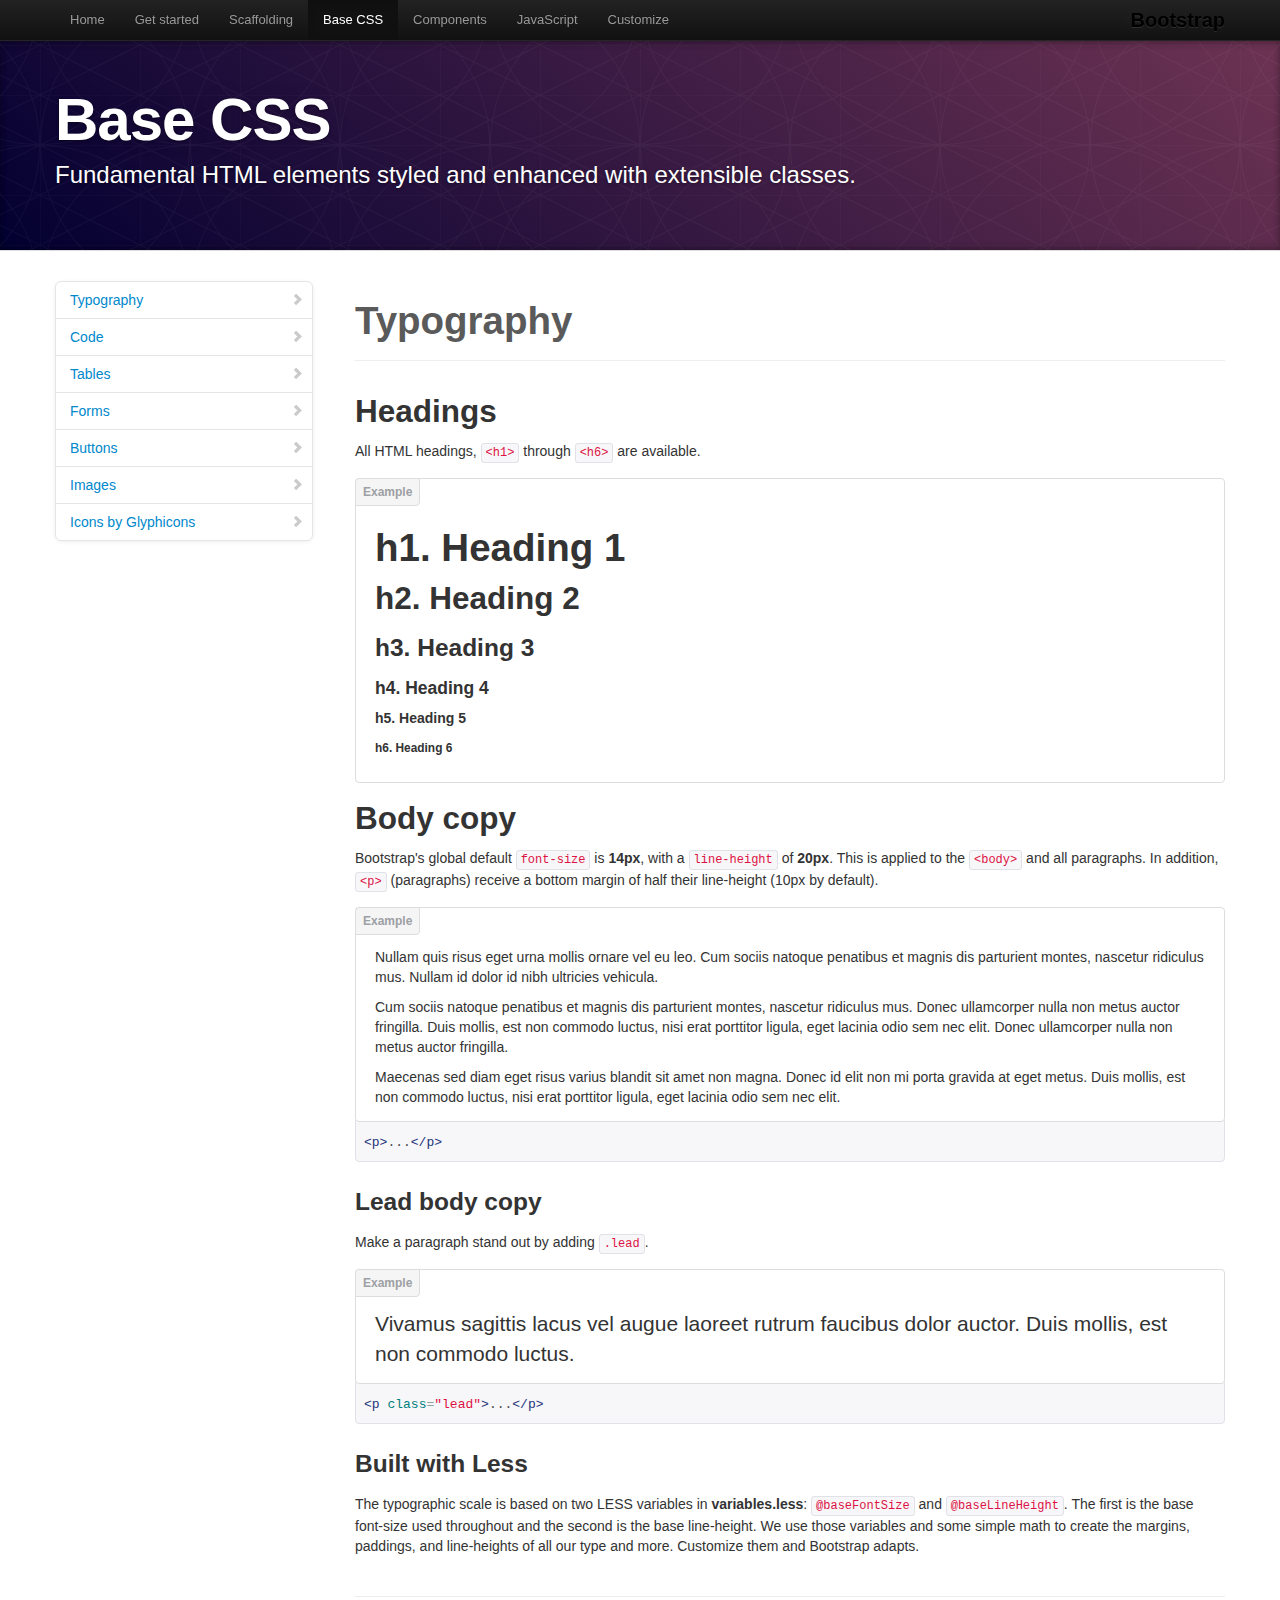
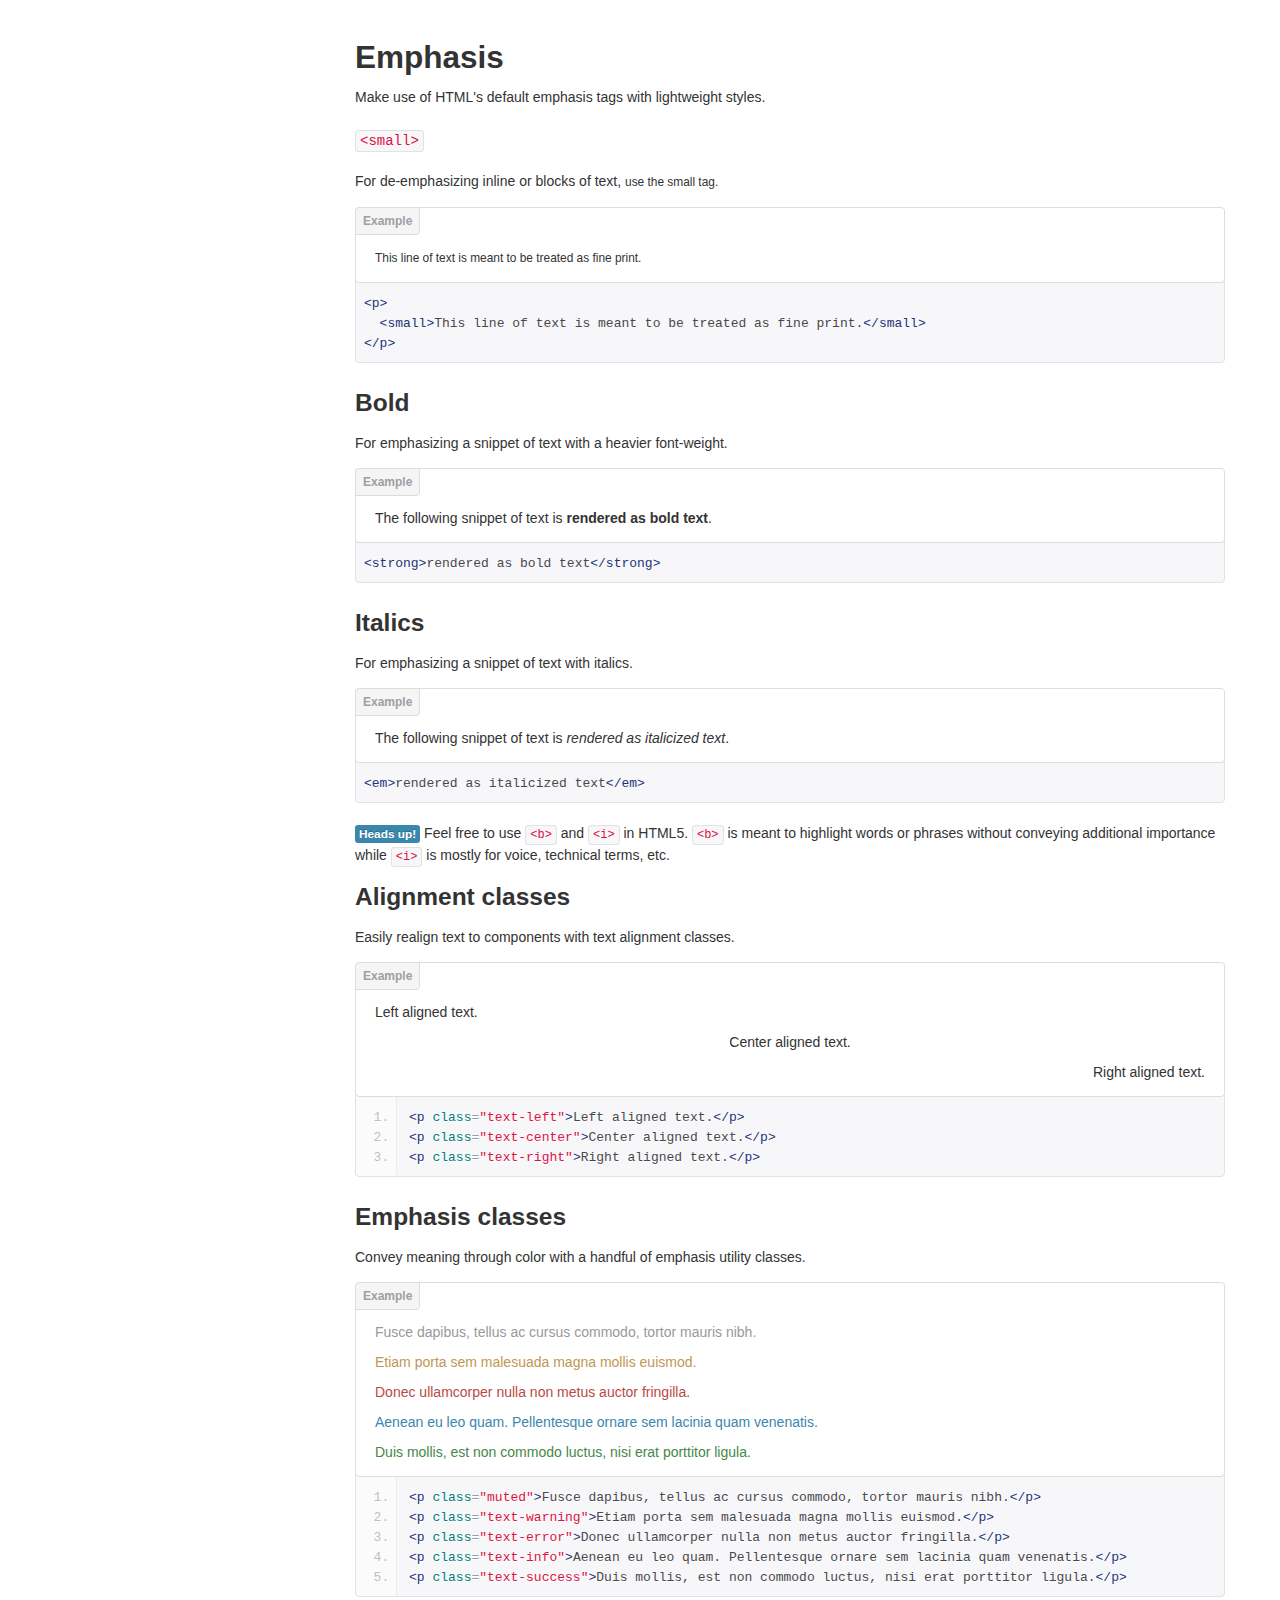
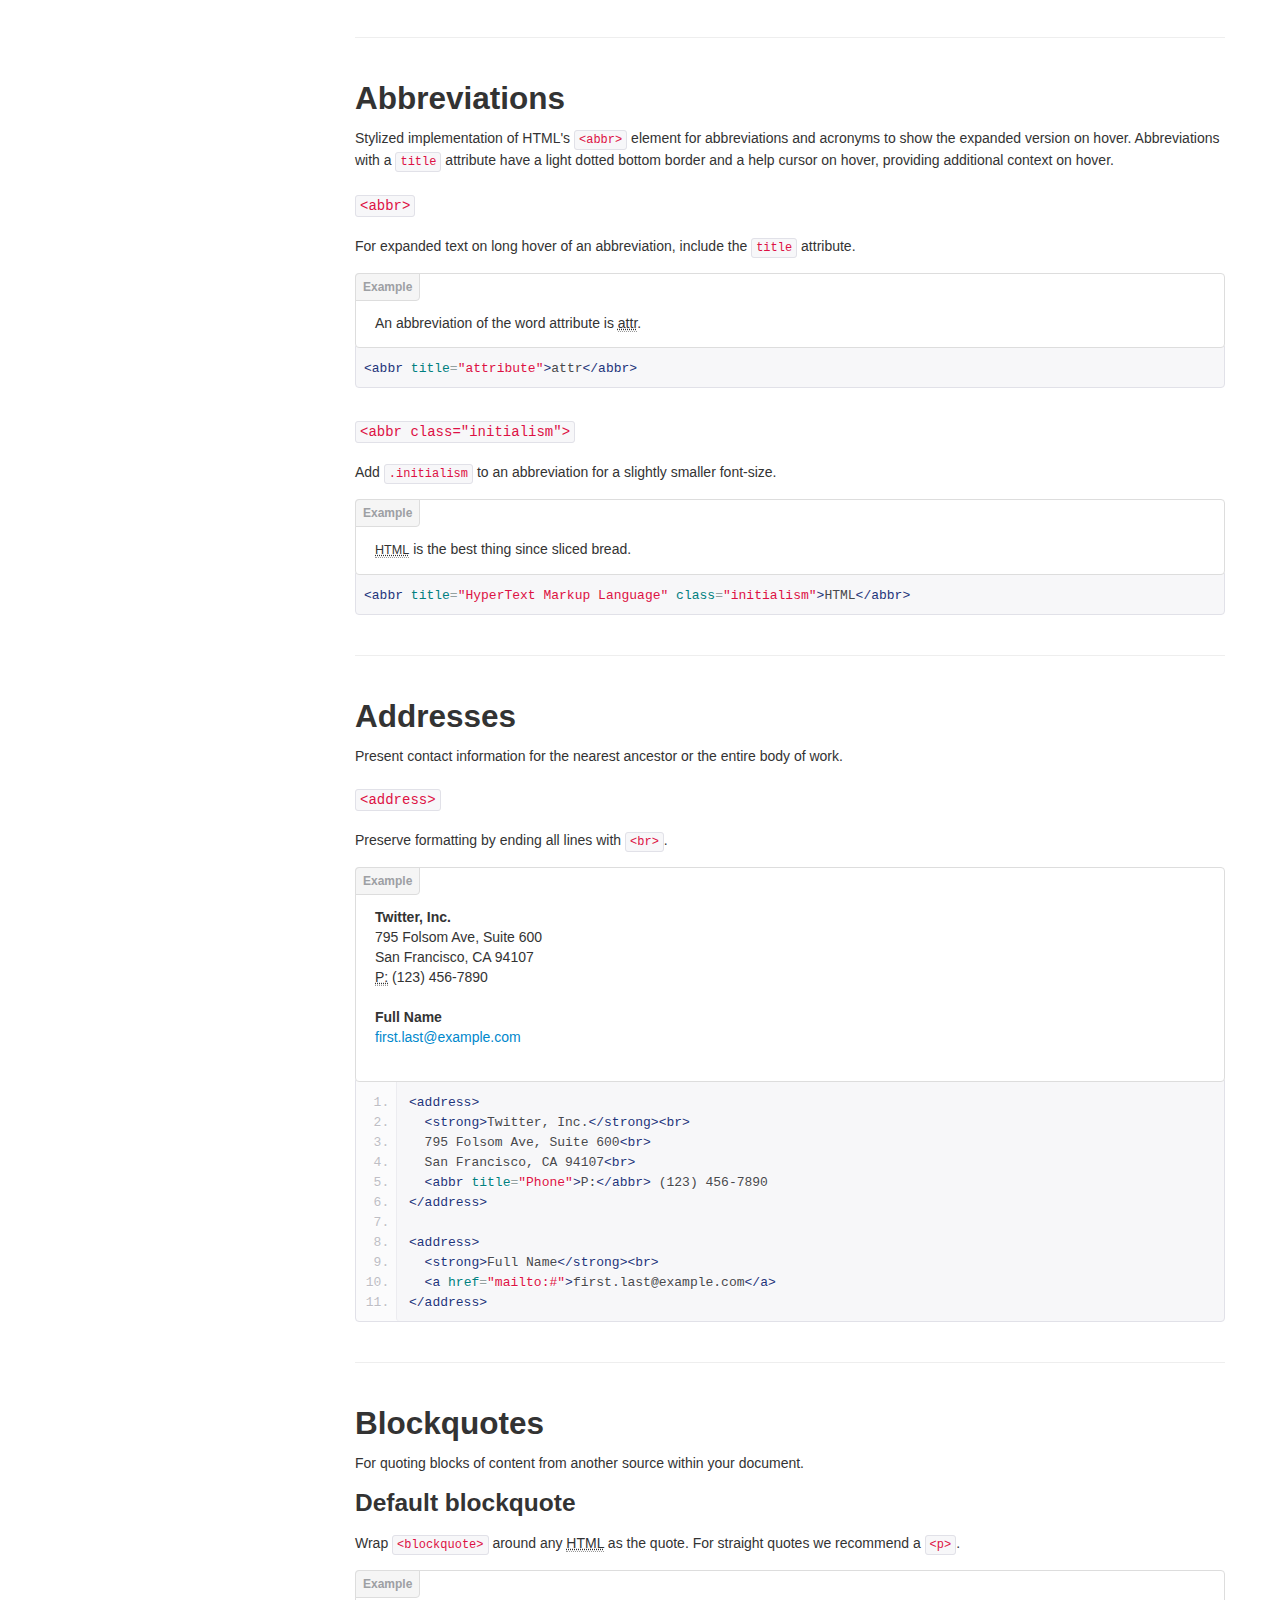
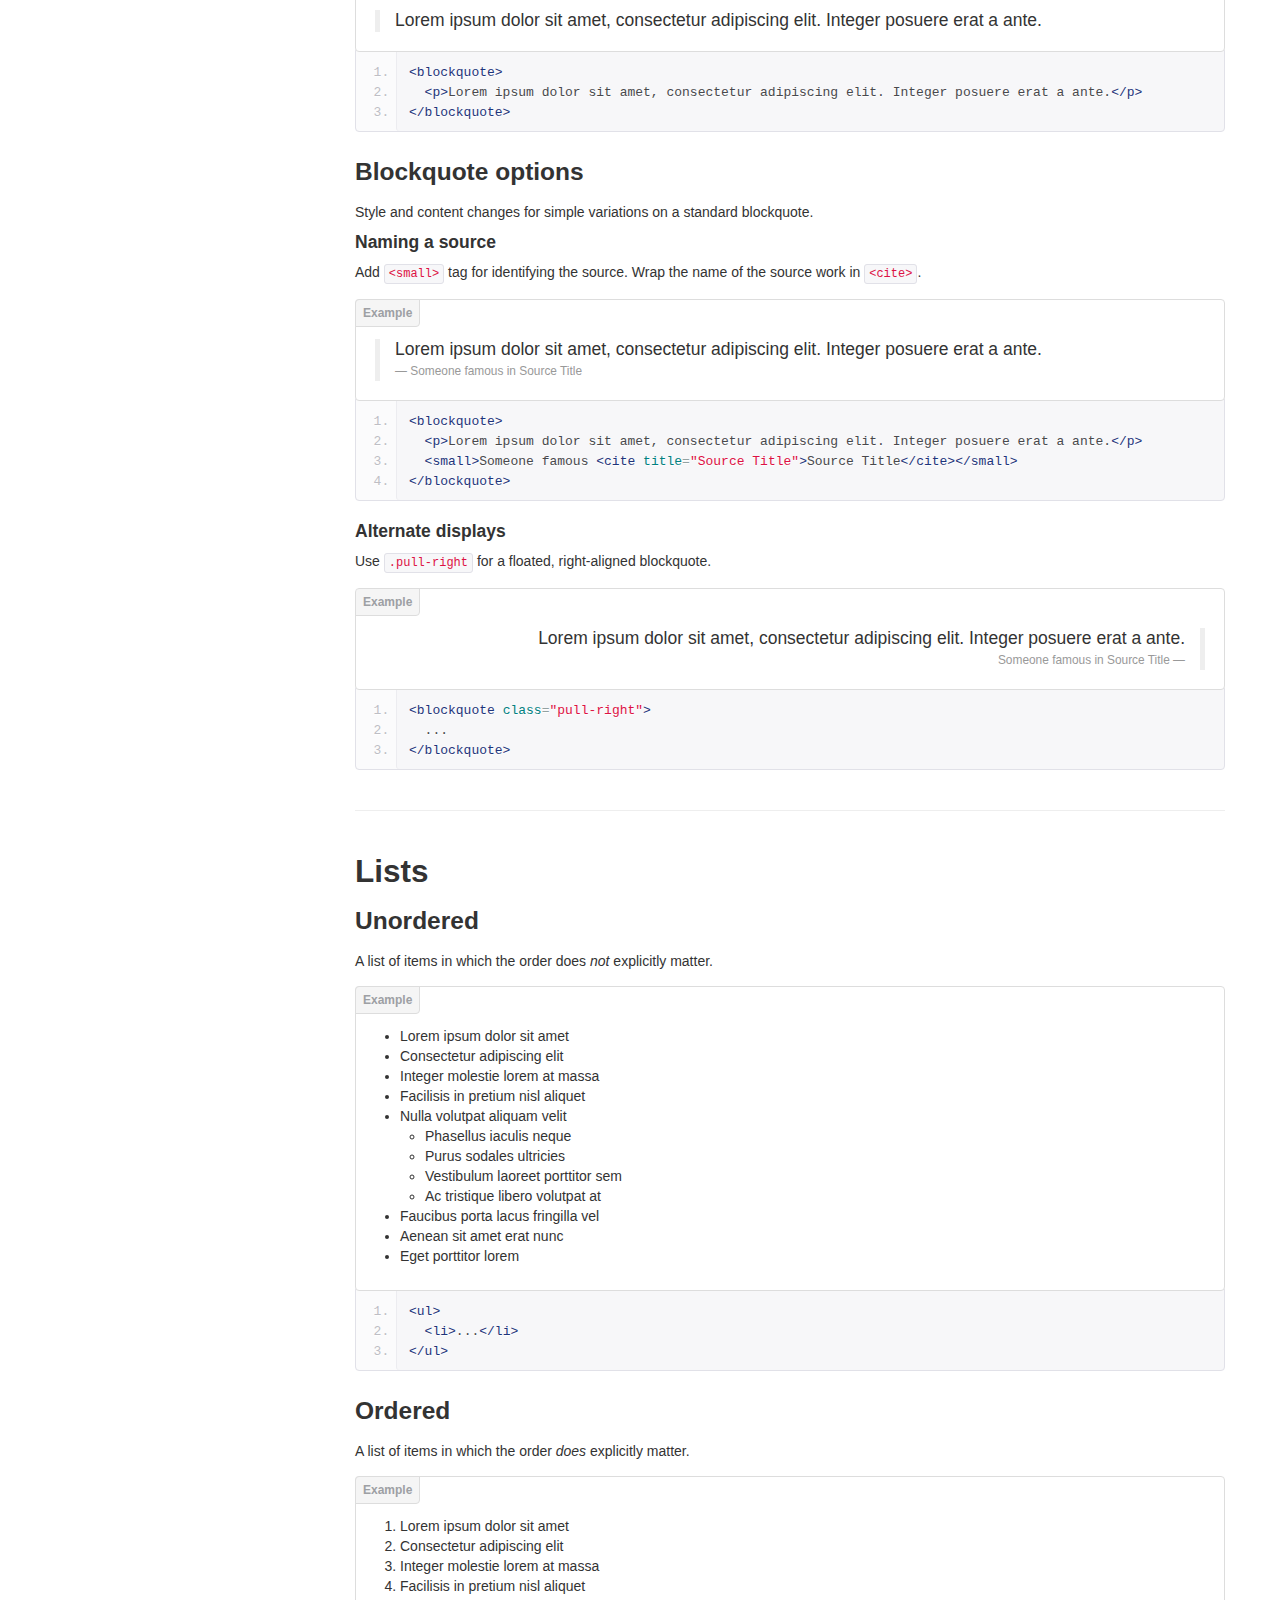
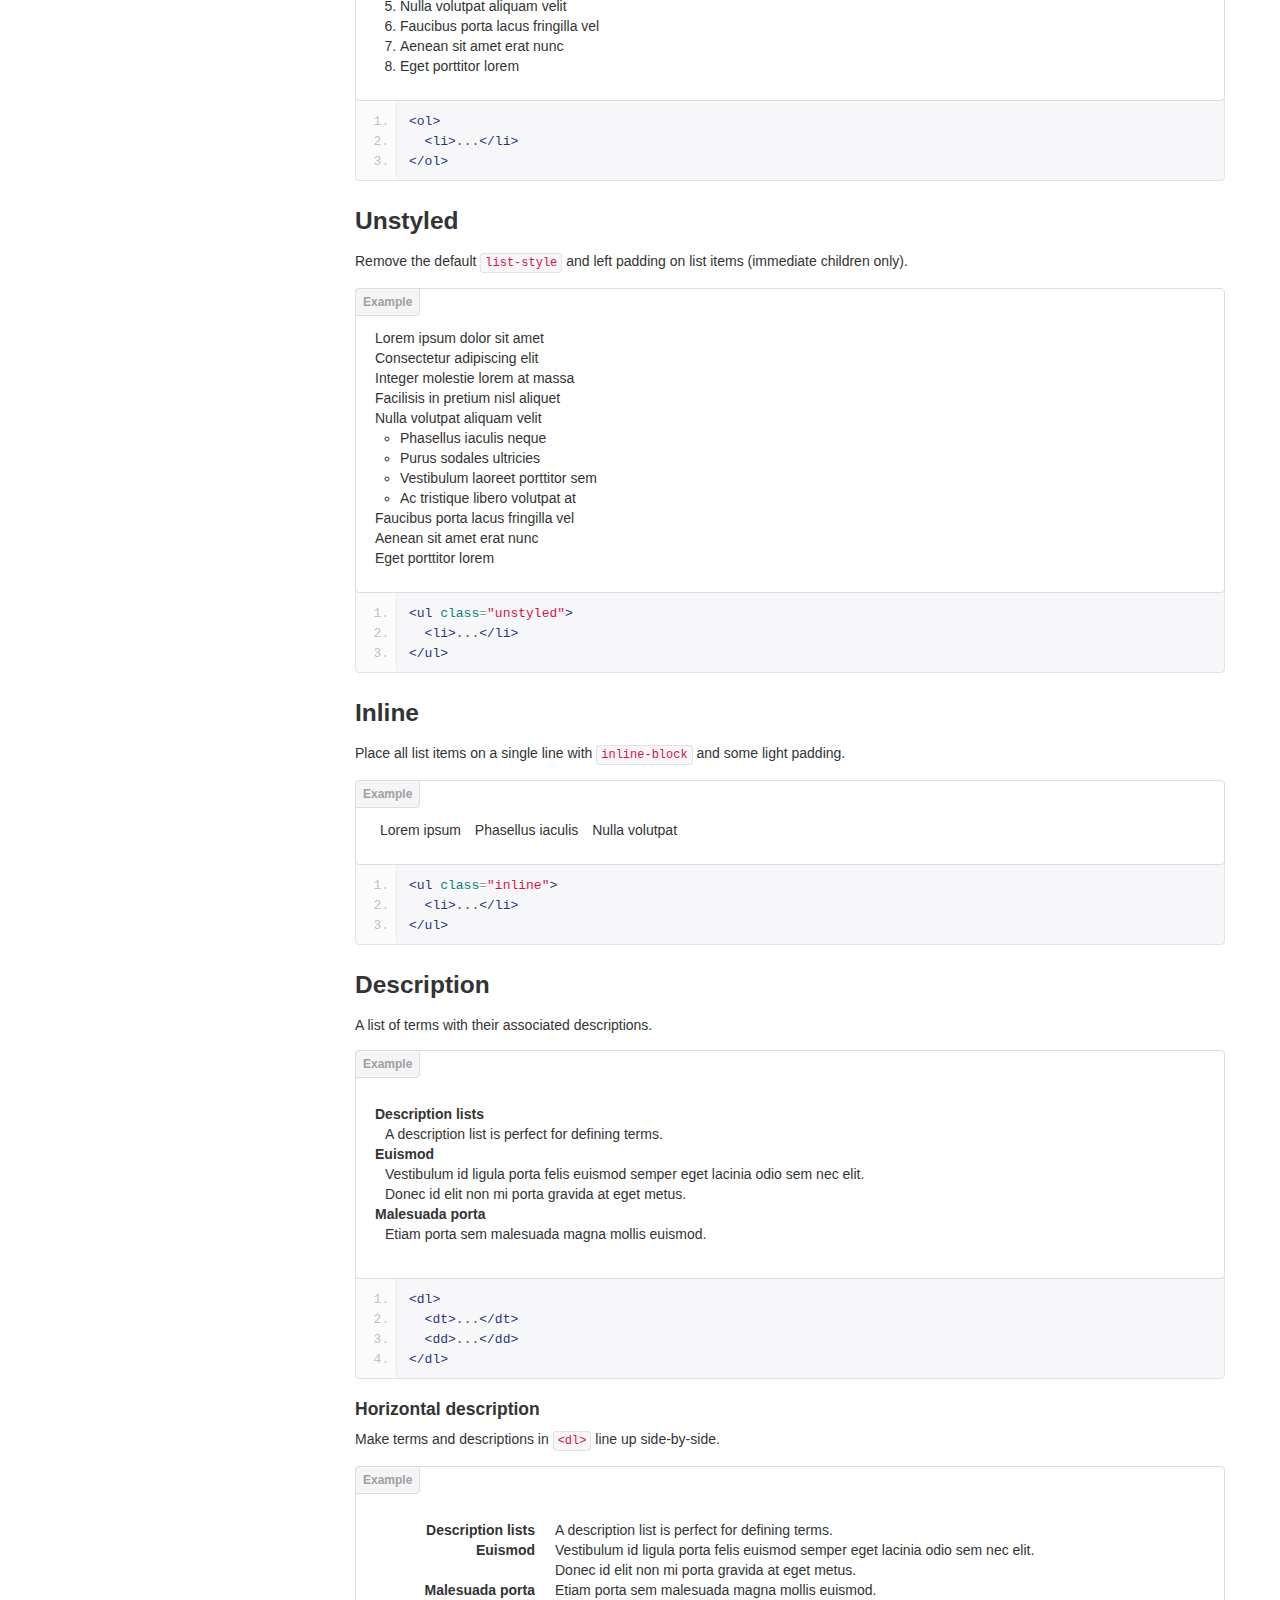
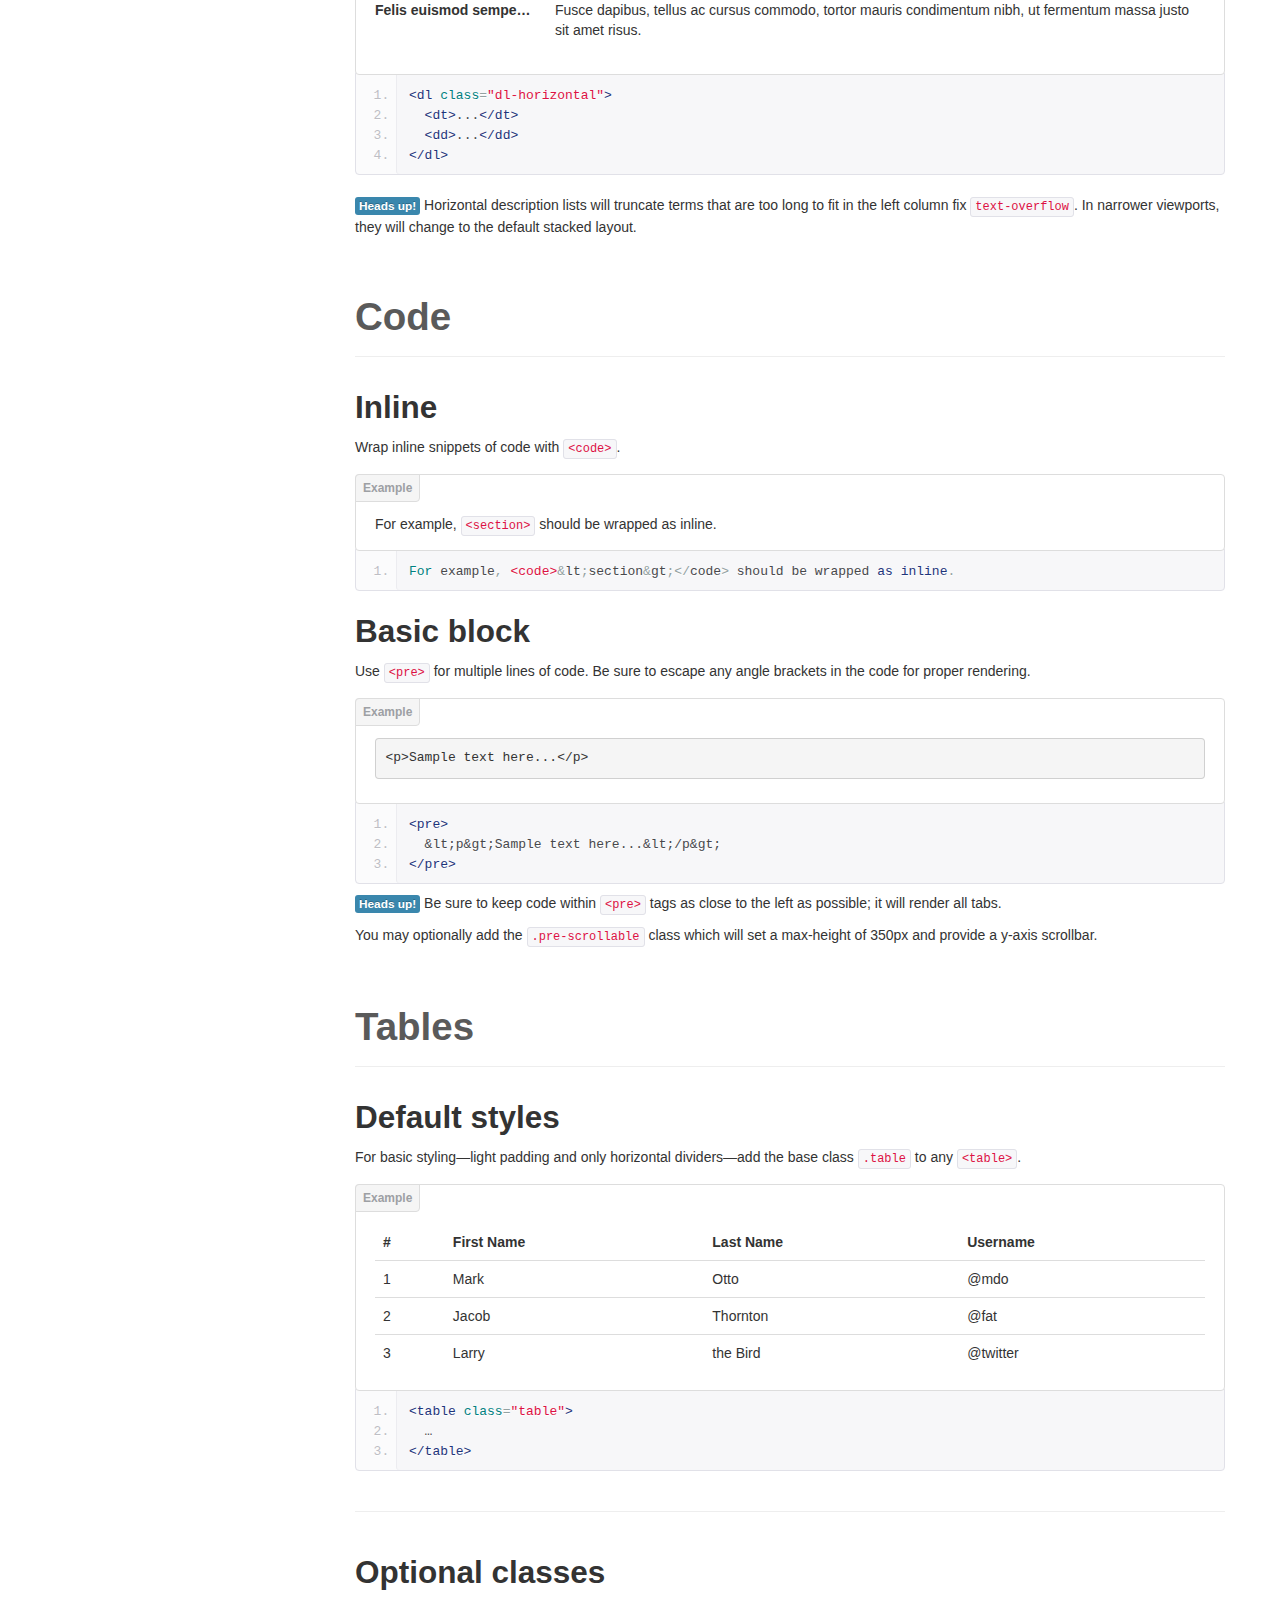
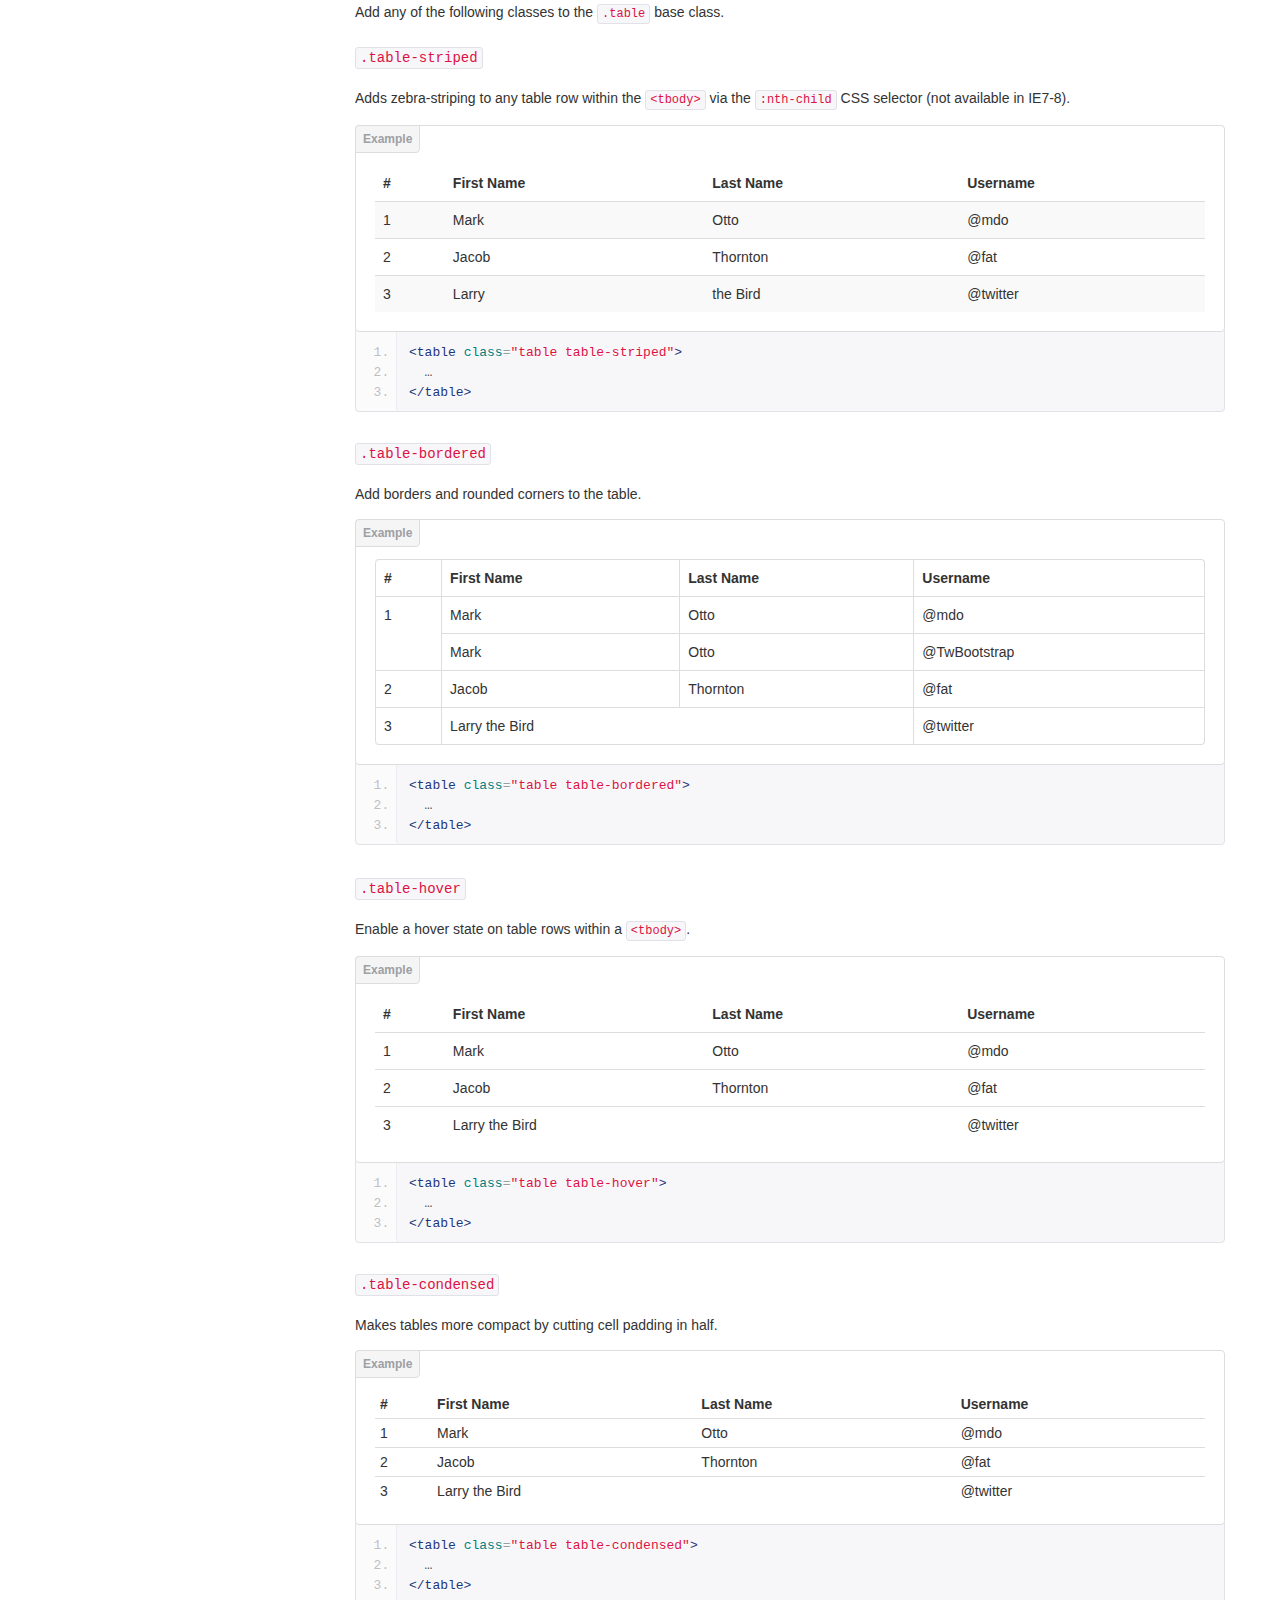
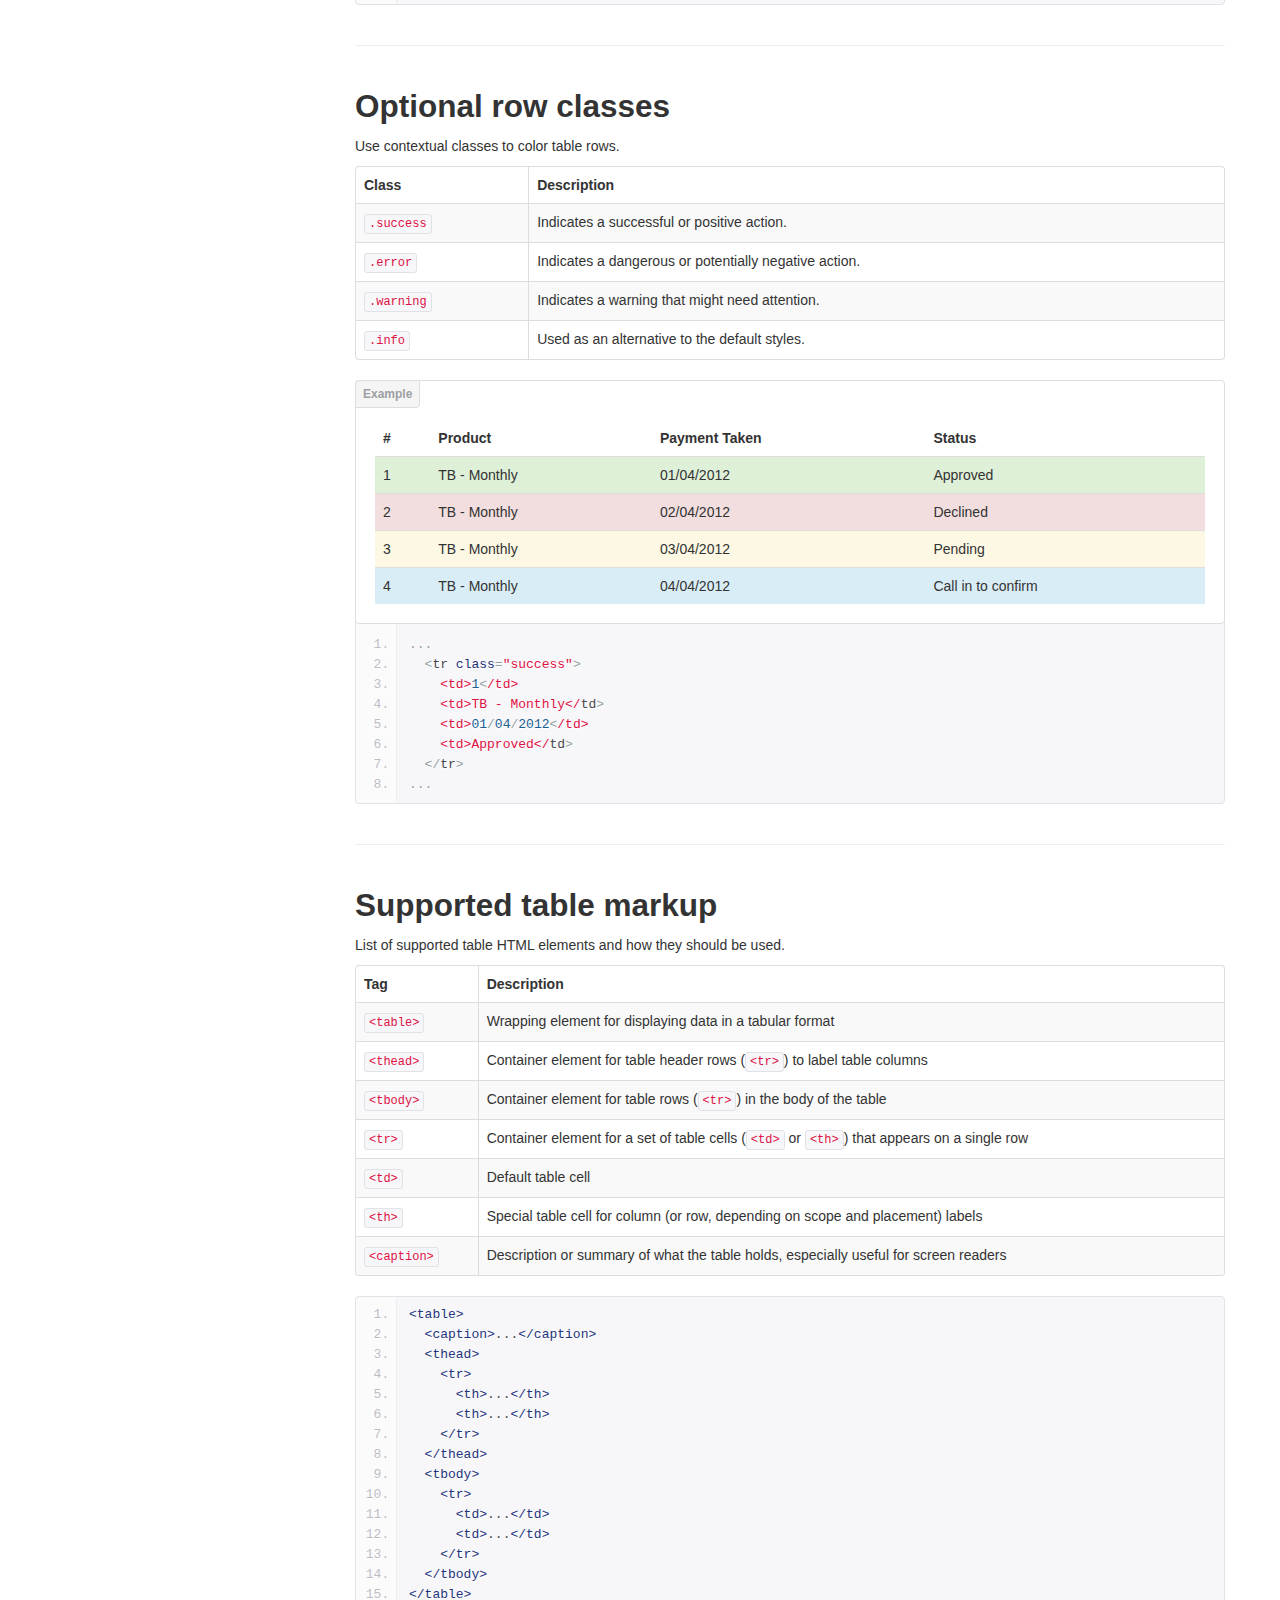
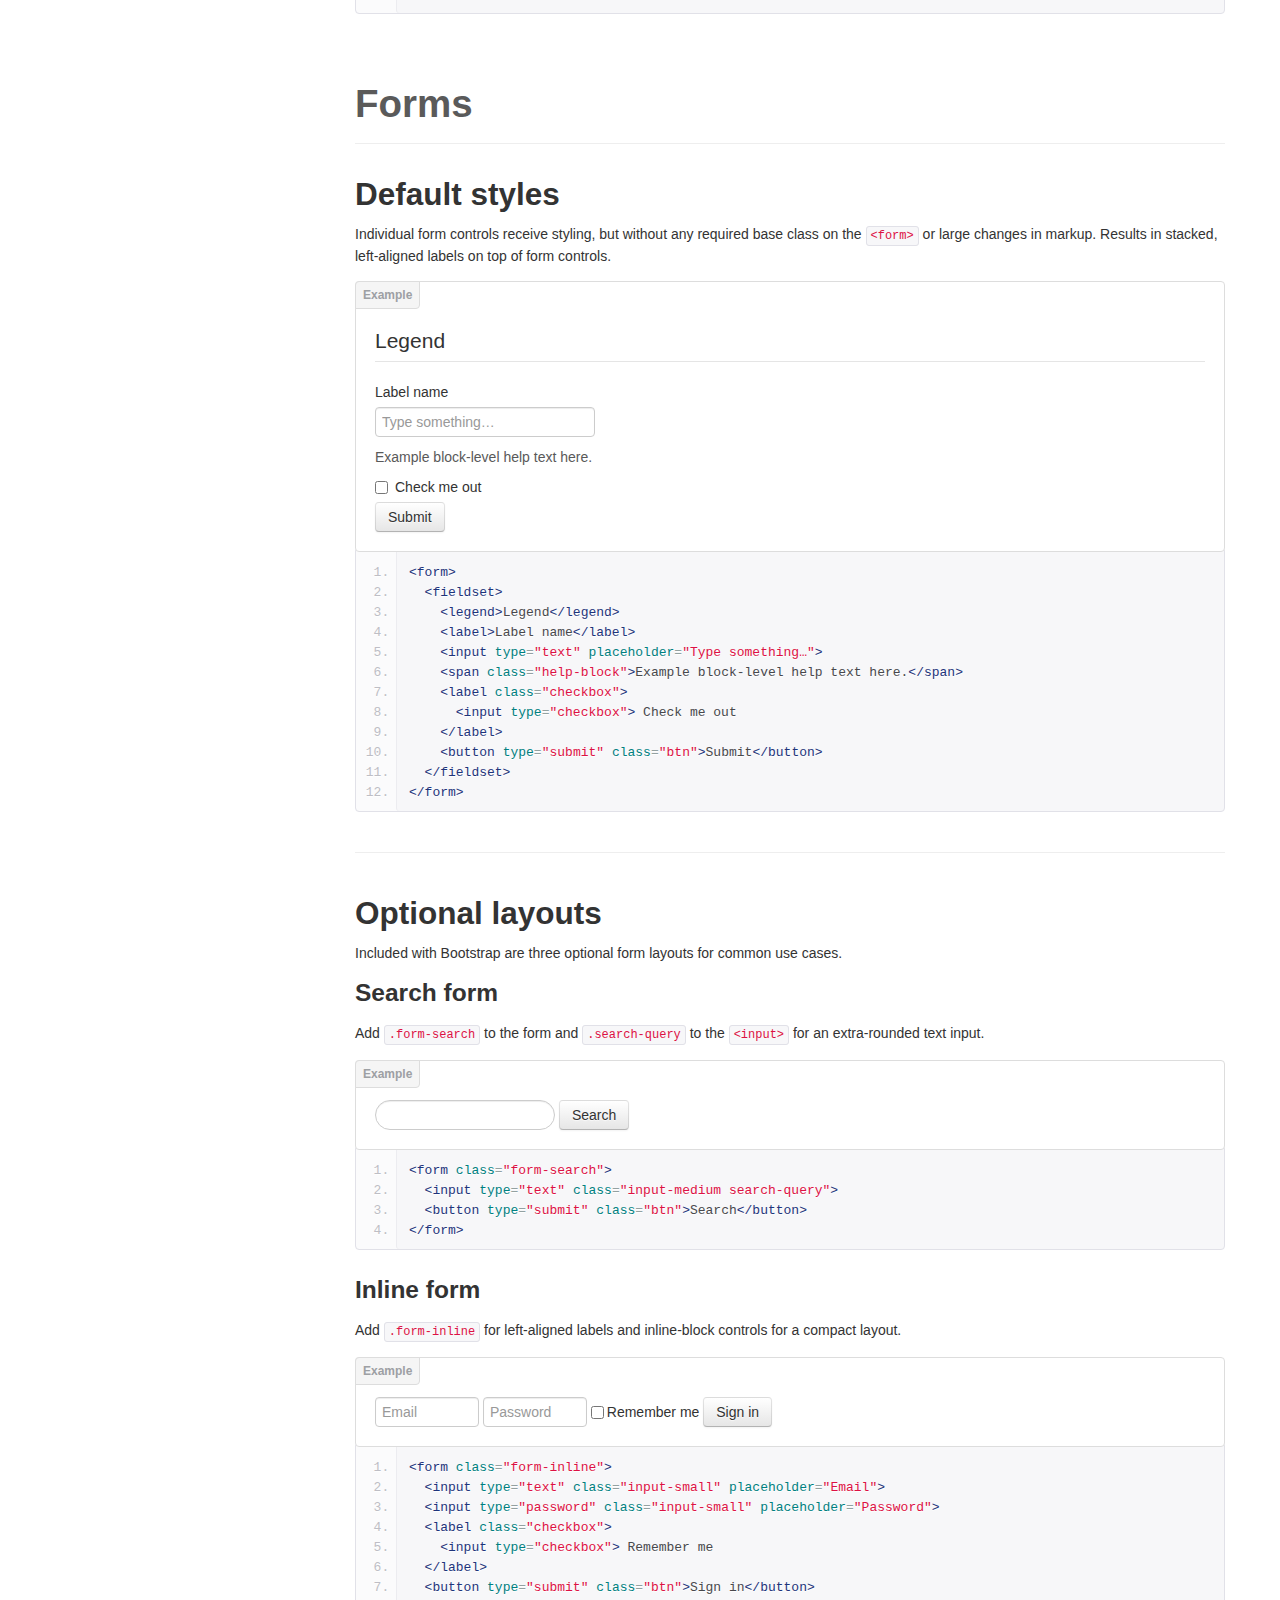
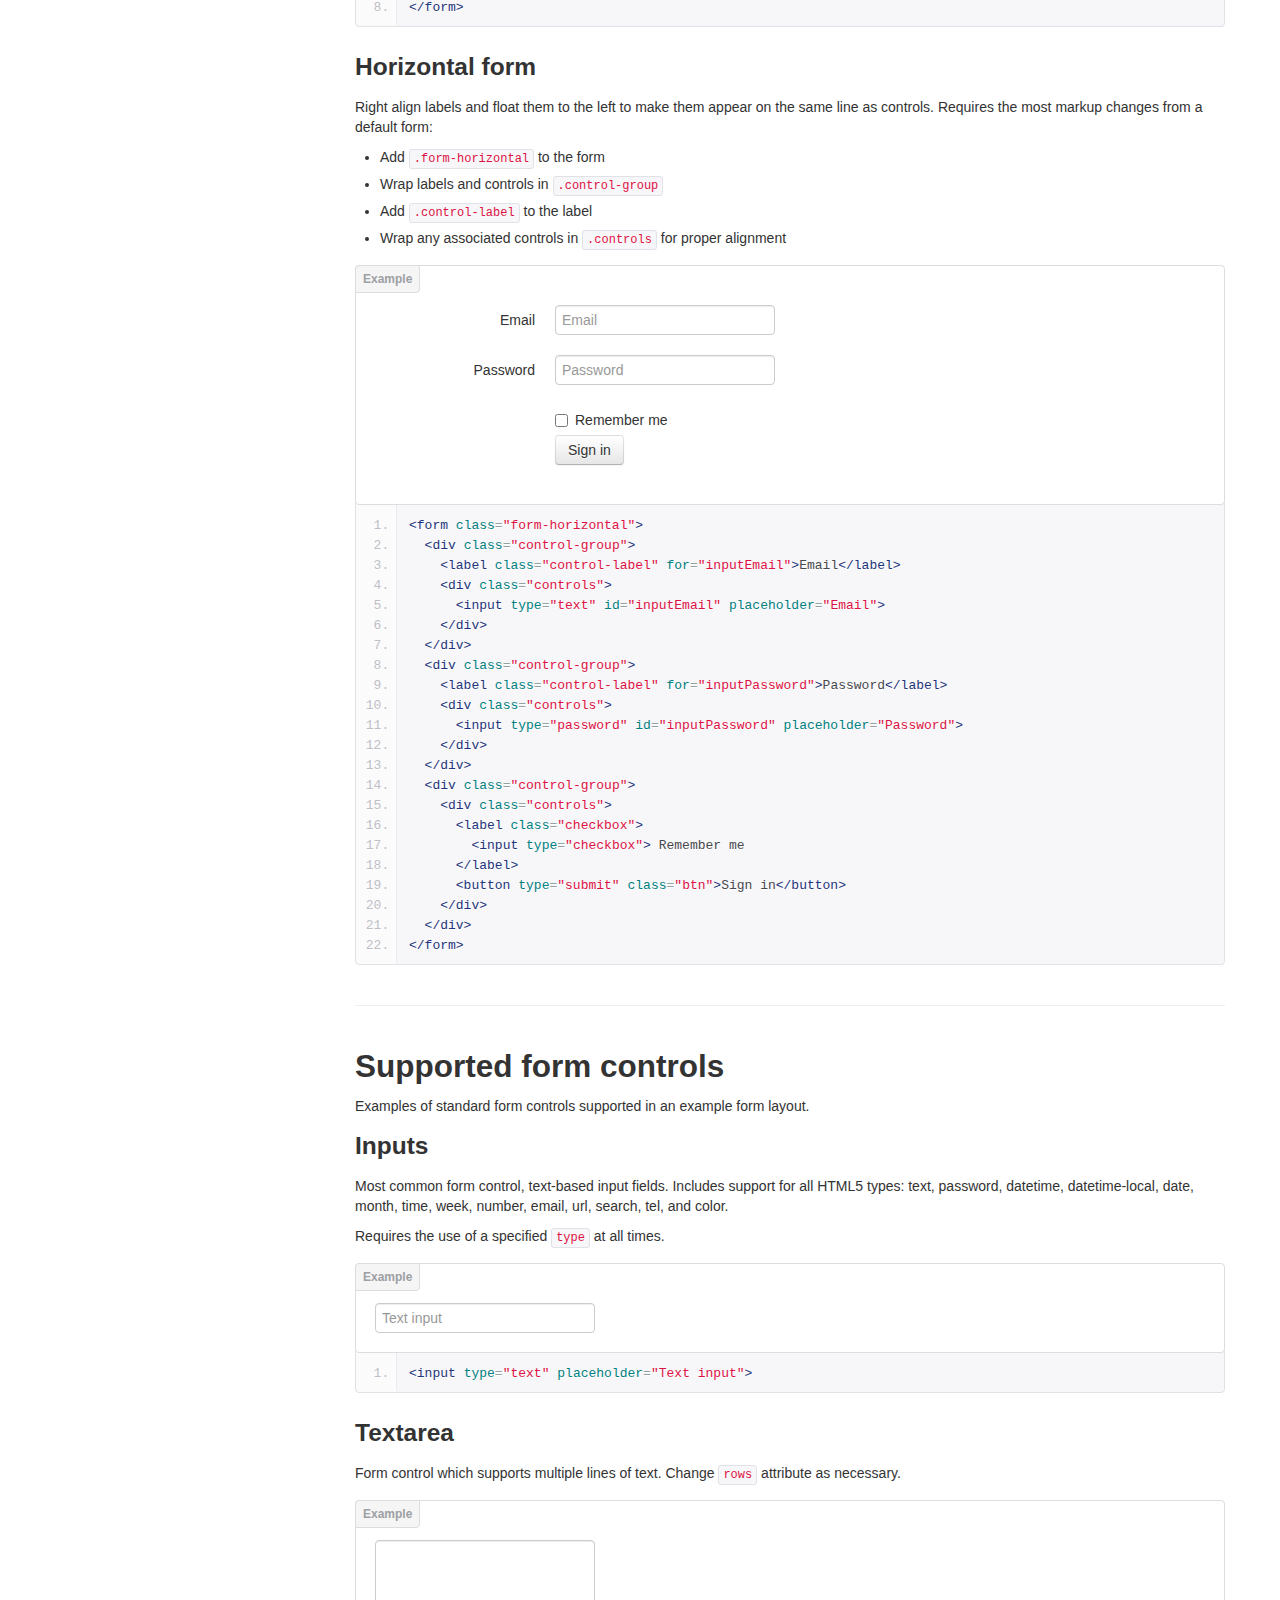
<file: bower/bootstrap/docs/base-css.html>
<!DOCTYPE html>
<html lang="en">
  <head>
    <meta charset="utf-8">
    <title>Base · Bootstrap</title>
    <meta name="viewport" content="width=device-width, initial-scale=1.0">
    <meta name="description" content="">
    <meta name="author" content="">

    <!-- Le styles -->
    <link href="assets/css/bootstrap.css" rel="stylesheet">
    <link href="assets/css/bootstrap-responsive.css" rel="stylesheet">
    <link href="assets/css/docs.css" rel="stylesheet">
    <link href="assets/js/google-code-prettify/prettify.css" rel="stylesheet">

    <!-- Le HTML5 shim, for IE6-8 support of HTML5 elements -->
    <!--[if lt IE 9]>
      <script src="assets/js/html5shiv.js"></script>
    <![endif]-->

    <!-- Le fav and touch icons -->
    <link rel="apple-touch-icon-precomposed" sizes="144x144" href="assets/ico/apple-touch-icon-144-precomposed.png">
    <link rel="apple-touch-icon-precomposed" sizes="114x114" href="assets/ico/apple-touch-icon-114-precomposed.png">
      <link rel="apple-touch-icon-precomposed" sizes="72x72" href="assets/ico/apple-touch-icon-72-precomposed.png">
                    <link rel="apple-touch-icon-precomposed" href="assets/ico/apple-touch-icon-57-precomposed.png">
                                   <link rel="shortcut icon" href="assets/ico/favicon.png">

  </head>

  <body data-spy="scroll" data-target=".bs-docs-sidebar">

    <!-- Navbar
    ================================================== -->
    <div class="navbar navbar-inverse navbar-fixed-top">
      <div class="navbar-inner">
        <div class="container">
          <button type="button" class="btn btn-navbar" data-toggle="collapse" data-target=".nav-collapse">
            <span class="icon-bar"></span>
            <span class="icon-bar"></span>
            <span class="icon-bar"></span>
          </button>
          <a class="brand" href="./index.html">Bootstrap</a>
          <div class="nav-collapse collapse">
            <ul class="nav">
              <li class="">
                <a href="./index.html">Home</a>
              </li>
              <li class="">
                <a href="./getting-started.html">Get started</a>
              </li>
              <li class="">
                <a href="./scaffolding.html">Scaffolding</a>
              </li>
              <li class="active">
                <a href="./base-css.html">Base CSS</a>
              </li>
              <li class="">
                <a href="./components.html">Components</a>
              </li>
              <li class="">
                <a href="./javascript.html">JavaScript</a>
              </li>
              <li class="">
                <a href="./customize.html">Customize</a>
              </li>
            </ul>
          </div>
        </div>
      </div>
    </div>

<!-- Subhead
================================================== -->
<header class="jumbotron subhead" id="overview">
  <div class="container">
    <h1>Base CSS</h1>
    <p class="lead">Fundamental HTML elements styled and enhanced with extensible classes.</p>
  </div>
</header>


  <div class="container">

    <!-- Docs nav
    ================================================== -->
    <div class="row">
      <div class="span3 bs-docs-sidebar">
        <ul class="nav nav-list bs-docs-sidenav">
          <li><a href="#typography"><i class="icon-chevron-right"></i> Typography</a></li>
          <li><a href="#code"><i class="icon-chevron-right"></i> Code</a></li>
          <li><a href="#tables"><i class="icon-chevron-right"></i> Tables</a></li>
          <li><a href="#forms"><i class="icon-chevron-right"></i> Forms</a></li>
          <li><a href="#buttons"><i class="icon-chevron-right"></i> Buttons</a></li>
          <li><a href="#images"><i class="icon-chevron-right"></i> Images</a></li>
          <li><a href="#icons"><i class="icon-chevron-right"></i> Icons by Glyphicons</a></li>
        </ul>
      </div>
      <div class="span9">



        <!-- Typography
        ================================================== -->
        <section id="typography">
          <div class="page-header">
            <h1>Typography</h1>
          </div>

          <h2 id="headings">Headings</h2>
          <p>All HTML headings, <code>&lt;h1&gt;</code> through <code>&lt;h6&gt;</code> are available.</p>
          <div class="bs-docs-example">
            <h1>h1. Heading 1</h1>
            <h2>h2. Heading 2</h2>
            <h3>h3. Heading 3</h3>
            <h4>h4. Heading 4</h4>
            <h5>h5. Heading 5</h5>
            <h6>h6. Heading 6</h6>
          </div>

          <h2 id="body-copy">Body copy</h2>
          <p>Bootstrap's global default <code>font-size</code> is <strong>14px</strong>, with a <code>line-height</code> of <strong>20px</strong>. This is applied to the <code>&lt;body&gt;</code> and all paragraphs. In addition, <code>&lt;p&gt;</code> (paragraphs) receive a bottom margin of half their line-height (10px by default).</p>
          <div class="bs-docs-example">
            <p>Nullam quis risus eget urna mollis ornare vel eu leo. Cum sociis natoque penatibus et magnis dis parturient montes, nascetur ridiculus mus. Nullam id dolor id nibh ultricies vehicula.</p>
            <p>Cum sociis natoque penatibus et magnis dis parturient montes, nascetur ridiculus mus. Donec ullamcorper nulla non metus auctor fringilla. Duis mollis, est non commodo luctus, nisi erat porttitor ligula, eget lacinia odio sem nec elit. Donec ullamcorper nulla non metus auctor fringilla.</p>
            <p>Maecenas sed diam eget risus varius blandit sit amet non magna. Donec id elit non mi porta gravida at eget metus. Duis mollis, est non commodo luctus, nisi erat porttitor ligula, eget lacinia odio sem nec elit.</p>
          </div>
          <pre class="prettyprint">&lt;p&gt;...&lt;/p&gt;</pre>

          <h3>Lead body copy</h3>
          <p>Make a paragraph stand out by adding <code>.lead</code>.</p>
          <div class="bs-docs-example">
            <p class="lead">Vivamus sagittis lacus vel augue laoreet rutrum faucibus dolor auctor. Duis mollis, est non commodo luctus.</p>
          </div>
          <pre class="prettyprint">&lt;p class="lead"&gt;...&lt;/p&gt;</pre>

          <h3>Built with Less</h3>
          <p>The typographic scale is based on two LESS variables in <strong>variables.less</strong>: <code>@baseFontSize</code> and <code>@baseLineHeight</code>. The first is the base font-size used throughout and the second is the base line-height. We use those variables and some simple math to create the margins, paddings, and line-heights of all our type and more. Customize them and Bootstrap adapts.</p>


          <hr class="bs-docs-separator">


          <h2 id="emphasis">Emphasis</h2>
          <p>Make use of HTML's default emphasis tags with lightweight styles.</p>

          <h3><code>&lt;small&gt;</code></h3>
          <p>For de-emphasizing inline or blocks of text, <small>use the small tag.</small></p>
          <div class="bs-docs-example">
            <p><small>This line of text is meant to be treated as fine print.</small></p>
          </div>
<pre class="prettyprint">
&lt;p&gt;
  &lt;small&gt;This line of text is meant to be treated as fine print.&lt;/small&gt;
&lt;/p&gt;
</pre>

          <h3>Bold</h3>
          <p>For emphasizing a snippet of text with a heavier font-weight.</p>
          <div class="bs-docs-example">
            <p>The following snippet of text is <strong>rendered as bold text</strong>.</p>
          </div>
          <pre class="prettyprint">&lt;strong&gt;rendered as bold text&lt;/strong&gt;</pre>

          <h3>Italics</h3>
          <p>For emphasizing a snippet of text with italics.</p>
          <div class="bs-docs-example">
            <p>The following snippet of text is <em>rendered as italicized text</em>.</p>
          </div>
          <pre class="prettyprint">&lt;em&gt;rendered as italicized text&lt;/em&gt;</pre>

          <p><span class="label label-info">Heads up!</span> Feel free to use <code>&lt;b&gt;</code> and <code>&lt;i&gt;</code> in HTML5. <code>&lt;b&gt;</code> is meant to highlight words or phrases without conveying additional importance while <code>&lt;i&gt;</code> is mostly for voice, technical terms, etc.</p>

          <h3>Alignment classes</h3>
          <p>Easily realign text to components with text alignment classes.</p>
          <div class="bs-docs-example">
            <p class="text-left">Left aligned text.</p>
            <p class="text-center">Center aligned text.</p>
            <p class="text-right">Right aligned text.</p>
          </div>
<pre class="prettyprint linenums">
&lt;p class="text-left"&gt;Left aligned text.&lt;/p&gt;
&lt;p class="text-center"&gt;Center aligned text.&lt;/p&gt;
&lt;p class="text-right"&gt;Right aligned text.&lt;/p&gt;
</pre>

          <h3>Emphasis classes</h3>
          <p>Convey meaning through color with a handful of emphasis utility classes.</p>
          <div class="bs-docs-example">
            <p class="muted">Fusce dapibus, tellus ac cursus commodo, tortor mauris nibh.</p>
            <p class="text-warning">Etiam porta sem malesuada magna mollis euismod.</p>
            <p class="text-error">Donec ullamcorper nulla non metus auctor fringilla.</p>
            <p class="text-info">Aenean eu leo quam. Pellentesque ornare sem lacinia quam venenatis.</p>
            <p class="text-success">Duis mollis, est non commodo luctus, nisi erat porttitor ligula.</p>
          </div>
<pre class="prettyprint linenums">
&lt;p class="muted"&gt;Fusce dapibus, tellus ac cursus commodo, tortor mauris nibh.&lt;/p&gt;
&lt;p class="text-warning"&gt;Etiam porta sem malesuada magna mollis euismod.&lt;/p&gt;
&lt;p class="text-error"&gt;Donec ullamcorper nulla non metus auctor fringilla.&lt;/p&gt;
&lt;p class="text-info"&gt;Aenean eu leo quam. Pellentesque ornare sem lacinia quam venenatis.&lt;/p&gt;
&lt;p class="text-success"&gt;Duis mollis, est non commodo luctus, nisi erat porttitor ligula.&lt;/p&gt;
</pre>


          <hr class="bs-docs-separator">


          <h2 id="abbreviations">Abbreviations</h2>
          <p>Stylized implementation of HTML's <code>&lt;abbr&gt;</code> element for abbreviations and acronyms to show the expanded version on hover. Abbreviations with a <code>title</code> attribute have a light dotted bottom border and a help cursor on hover, providing additional context on hover.</p>

          <h3><code>&lt;abbr&gt;</code></h3>
          <p>For expanded text on long hover of an abbreviation, include the <code>title</code> attribute.</p>
          <div class="bs-docs-example">
            <p>An abbreviation of the word attribute is <abbr title="attribute">attr</abbr>.</p>
          </div>
          <pre class="prettyprint">&lt;abbr title="attribute"&gt;attr&lt;/abbr&gt;</pre>

          <h3><code>&lt;abbr class="initialism"&gt;</code></h3>
          <p>Add <code>.initialism</code> to an abbreviation for a slightly smaller font-size.</p>
          <div class="bs-docs-example">
            <p><abbr title="HyperText Markup Language" class="initialism">HTML</abbr> is the best thing since sliced bread.</p>
          </div>
          <pre class="prettyprint">&lt;abbr title="HyperText Markup Language" class="initialism"&gt;HTML&lt;/abbr&gt;</pre>


          <hr class="bs-docs-separator">


          <h2 id="addresses">Addresses</h2>
          <p>Present contact information for the nearest ancestor or the entire body of work.</p>

          <h3><code>&lt;address&gt;</code></h3>
          <p>Preserve formatting by ending all lines with <code>&lt;br&gt;</code>.</p>
          <div class="bs-docs-example">
            <address>
              <strong>Twitter, Inc.</strong><br>
              795 Folsom Ave, Suite 600<br>
              San Francisco, CA 94107<br>
              <abbr title="Phone">P:</abbr> (123) 456-7890
            </address>
            <address>
              <strong>Full Name</strong><br>
              <a href="mailto:#">first.last@example.com</a>
            </address>
          </div>
<pre class="prettyprint linenums">
&lt;address&gt;
  &lt;strong&gt;Twitter, Inc.&lt;/strong&gt;&lt;br&gt;
  795 Folsom Ave, Suite 600&lt;br&gt;
  San Francisco, CA 94107&lt;br&gt;
  &lt;abbr title="Phone"&gt;P:&lt;/abbr&gt; (123) 456-7890
&lt;/address&gt;

&lt;address&gt;
  &lt;strong&gt;Full Name&lt;/strong&gt;&lt;br&gt;
  &lt;a href="mailto:#"&gt;first.last@example.com&lt;/a&gt;
&lt;/address&gt;
</pre>


          <hr class="bs-docs-separator">


          <h2 id="blockquotes">Blockquotes</h2>
          <p>For quoting blocks of content from another source within your document.</p>

          <h3>Default blockquote</h3>
          <p>Wrap <code>&lt;blockquote&gt;</code> around any <abbr title="HyperText Markup Language">HTML</abbr> as the quote. For straight quotes we recommend a <code>&lt;p&gt;</code>.</p>
          <div class="bs-docs-example">
            <blockquote>
              <p>Lorem ipsum dolor sit amet, consectetur adipiscing elit. Integer posuere erat a ante.</p>
            </blockquote>
          </div>
<pre class="prettyprint linenums">
&lt;blockquote&gt;
  &lt;p&gt;Lorem ipsum dolor sit amet, consectetur adipiscing elit. Integer posuere erat a ante.&lt;/p&gt;
&lt;/blockquote&gt;
</pre>

          <h3>Blockquote options</h3>
          <p>Style and content changes for simple variations on a standard blockquote.</p>

          <h4>Naming a source</h4>
          <p>Add <code>&lt;small&gt;</code> tag for identifying the source. Wrap the name of the source work in <code>&lt;cite&gt;</code>.</p>
          <div class="bs-docs-example">
            <blockquote>
              <p>Lorem ipsum dolor sit amet, consectetur adipiscing elit. Integer posuere erat a ante.</p>
              <small>Someone famous in <cite title="Source Title">Source Title</cite></small>
            </blockquote>
          </div>
<pre class="prettyprint linenums">
&lt;blockquote&gt;
  &lt;p&gt;Lorem ipsum dolor sit amet, consectetur adipiscing elit. Integer posuere erat a ante.&lt;/p&gt;
  &lt;small&gt;Someone famous &lt;cite title="Source Title"&gt;Source Title&lt;/cite&gt;&lt;/small&gt;
&lt;/blockquote&gt;
</pre>

          <h4>Alternate displays</h4>
          <p>Use <code>.pull-right</code> for a floated, right-aligned blockquote.</p>
          <div class="bs-docs-example" style="overflow: hidden;">
            <blockquote class="pull-right">
              <p>Lorem ipsum dolor sit amet, consectetur adipiscing elit. Integer posuere erat a ante.</p>
              <small>Someone famous in <cite title="Source Title">Source Title</cite></small>
            </blockquote>
          </div>
<pre class="prettyprint linenums">
&lt;blockquote class="pull-right"&gt;
  ...
&lt;/blockquote&gt;
</pre>


          <hr class="bs-docs-separator">


          <!-- Lists -->
          <h2 id="lists">Lists</h2>

          <h3>Unordered</h3>
          <p>A list of items in which the order does <em>not</em> explicitly matter.</p>
          <div class="bs-docs-example">
            <ul>
              <li>Lorem ipsum dolor sit amet</li>
              <li>Consectetur adipiscing elit</li>
              <li>Integer molestie lorem at massa</li>
              <li>Facilisis in pretium nisl aliquet</li>
              <li>Nulla volutpat aliquam velit
                <ul>
                  <li>Phasellus iaculis neque</li>
                  <li>Purus sodales ultricies</li>
                  <li>Vestibulum laoreet porttitor sem</li>
                  <li>Ac tristique libero volutpat at</li>
                </ul>
              </li>
              <li>Faucibus porta lacus fringilla vel</li>
              <li>Aenean sit amet erat nunc</li>
              <li>Eget porttitor lorem</li>
            </ul>
          </div>
<pre class="prettyprint linenums">
&lt;ul&gt;
  &lt;li&gt;...&lt;/li&gt;
&lt;/ul&gt;
</pre>

          <h3>Ordered</h3>
          <p>A list of items in which the order <em>does</em> explicitly matter.</p>
          <div class="bs-docs-example">
            <ol>
              <li>Lorem ipsum dolor sit amet</li>
              <li>Consectetur adipiscing elit</li>
              <li>Integer molestie lorem at massa</li>
              <li>Facilisis in pretium nisl aliquet</li>
              <li>Nulla volutpat aliquam velit</li>
              <li>Faucibus porta lacus fringilla vel</li>
              <li>Aenean sit amet erat nunc</li>
              <li>Eget porttitor lorem</li>
            </ol>
          </div>
<pre class="prettyprint linenums">
&lt;ol&gt;
  &lt;li&gt;...&lt;/li&gt;
&lt;/ol&gt;
</pre>

        <h3>Unstyled</h3>
        <p>Remove the default <code>list-style</code> and left padding on list items (immediate children only).</p>
        <div class="bs-docs-example">
          <ul class="unstyled">
            <li>Lorem ipsum dolor sit amet</li>
            <li>Consectetur adipiscing elit</li>
            <li>Integer molestie lorem at massa</li>
            <li>Facilisis in pretium nisl aliquet</li>
            <li>Nulla volutpat aliquam velit
              <ul>
                <li>Phasellus iaculis neque</li>
                <li>Purus sodales ultricies</li>
                <li>Vestibulum laoreet porttitor sem</li>
                <li>Ac tristique libero volutpat at</li>
              </ul>
            </li>
            <li>Faucibus porta lacus fringilla vel</li>
            <li>Aenean sit amet erat nunc</li>
            <li>Eget porttitor lorem</li>
          </ul>
        </div>
<pre class="prettyprint linenums">
&lt;ul class="unstyled"&gt;
  &lt;li&gt;...&lt;/li&gt;
&lt;/ul&gt;
</pre>

        <h3>Inline</h3>
        <p>Place all list items on a single line with <code>inline-block</code> and some light padding.</p>
        <div class="bs-docs-example">
          <ul class="inline">
            <li>Lorem ipsum</li>
            <li>Phasellus iaculis</li>
            <li>Nulla volutpat</li>
          </ul>
        </div>
<pre class="prettyprint linenums">
&lt;ul class="inline"&gt;
  &lt;li&gt;...&lt;/li&gt;
&lt;/ul&gt;
</pre>

        <h3>Description</h3>
        <p>A list of terms with their associated descriptions.</p>
        <div class="bs-docs-example">
          <dl>
            <dt>Description lists</dt>
            <dd>A description list is perfect for defining terms.</dd>
            <dt>Euismod</dt>
            <dd>Vestibulum id ligula porta felis euismod semper eget lacinia odio sem nec elit.</dd>
            <dd>Donec id elit non mi porta gravida at eget metus.</dd>
            <dt>Malesuada porta</dt>
            <dd>Etiam porta sem malesuada magna mollis euismod.</dd>
          </dl>
        </div>
<pre class="prettyprint linenums">
&lt;dl&gt;
  &lt;dt&gt;...&lt;/dt&gt;
  &lt;dd&gt;...&lt;/dd&gt;
&lt;/dl&gt;
</pre>

        <h4>Horizontal description</h4>
        <p>Make terms and descriptions in <code>&lt;dl&gt;</code> line up side-by-side.</p>
        <div class="bs-docs-example">
          <dl class="dl-horizontal">
            <dt>Description lists</dt>
            <dd>A description list is perfect for defining terms.</dd>
            <dt>Euismod</dt>
            <dd>Vestibulum id ligula porta felis euismod semper eget lacinia odio sem nec elit.</dd>
            <dd>Donec id elit non mi porta gravida at eget metus.</dd>
            <dt>Malesuada porta</dt>
            <dd>Etiam porta sem malesuada magna mollis euismod.</dd>
            <dt>Felis euismod semper eget lacinia</dt>
            <dd>Fusce dapibus, tellus ac cursus commodo, tortor mauris condimentum nibh, ut fermentum massa justo sit amet risus.</dd>
          </dl>
        </div>
<pre class="prettyprint linenums">
&lt;dl class="dl-horizontal"&gt;
  &lt;dt&gt;...&lt;/dt&gt;
  &lt;dd&gt;...&lt;/dd&gt;
&lt;/dl&gt;
</pre>
        <p>
          <span class="label label-info">Heads up!</span>
          Horizontal description lists will truncate terms that are too long to fit in the left column fix <code>text-overflow</code>. In narrower viewports, they will change to the default stacked layout.
        </p>
      </section>



        <!-- Code
        ================================================== -->
        <section id="code">
          <div class="page-header">
            <h1>Code</h1>
          </div>

          <h2>Inline</h2>
          <p>Wrap inline snippets of code with <code>&lt;code&gt;</code>.</p>
<div class="bs-docs-example">
  For example, <code>&lt;section&gt;</code> should be wrapped as inline.
</div>
<pre class="prettyprint linenums">
For example, &lt;code&gt;&amp;lt;section&amp;gt;&lt;/code&gt; should be wrapped as inline.
</pre>

          <h2>Basic block</h2>
          <p>Use <code>&lt;pre&gt;</code> for multiple lines of code. Be sure to escape any angle brackets in the code for proper rendering.</p>
<div class="bs-docs-example">
  <pre>&lt;p&gt;Sample text here...&lt;/p&gt;</pre>
</div>
<pre class="prettyprint linenums" style="margin-bottom: 9px;">
&lt;pre&gt;
  &amp;lt;p&amp;gt;Sample text here...&amp;lt;/p&amp;gt;
&lt;/pre&gt;
</pre>
          <p><span class="label label-info">Heads up!</span> Be sure to keep code within <code>&lt;pre&gt;</code> tags as close to the left as possible; it will render all tabs.</p>
          <p>You may optionally add the <code>.pre-scrollable</code> class which will set a max-height of 350px and provide a y-axis scrollbar.</p>
        </section>



        <!-- Tables
        ================================================== -->
        <section id="tables">
          <div class="page-header">
            <h1>Tables</h1>
          </div>

          <h2>Default styles</h2>
          <p>For basic styling&mdash;light padding and only horizontal dividers&mdash;add the base class <code>.table</code> to any <code>&lt;table&gt;</code>.</p>
          <div class="bs-docs-example">
            <table class="table">
              <thead>
                <tr>
                  <th>#</th>
                  <th>First Name</th>
                  <th>Last Name</th>
                  <th>Username</th>
                </tr>
              </thead>
              <tbody>
                <tr>
                  <td>1</td>
                  <td>Mark</td>
                  <td>Otto</td>
                  <td>@mdo</td>
                </tr>
                <tr>
                  <td>2</td>
                  <td>Jacob</td>
                  <td>Thornton</td>
                  <td>@fat</td>
                </tr>
                <tr>
                  <td>3</td>
                  <td>Larry</td>
                  <td>the Bird</td>
                  <td>@twitter</td>
                </tr>
              </tbody>
            </table>
          </div>
<pre class="prettyprint linenums">
&lt;table class="table"&gt;
  …
&lt;/table&gt;
</pre>


          <hr class="bs-docs-separator">


          <h2>Optional classes</h2>
          <p>Add any of the following classes to the <code>.table</code> base class.</p>

          <h3><code>.table-striped</code></h3>
          <p>Adds zebra-striping to any table row within the <code>&lt;tbody&gt;</code> via the <code>:nth-child</code> CSS selector (not available in IE7-8).</p>
          <div class="bs-docs-example">
            <table class="table table-striped">
              <thead>
                <tr>
                  <th>#</th>
                  <th>First Name</th>
                  <th>Last Name</th>
                  <th>Username</th>
                </tr>
              </thead>
              <tbody>
                <tr>
                  <td>1</td>
                  <td>Mark</td>
                  <td>Otto</td>
                  <td>@mdo</td>
                </tr>
                <tr>
                  <td>2</td>
                  <td>Jacob</td>
                  <td>Thornton</td>
                  <td>@fat</td>
                </tr>
                <tr>
                  <td>3</td>
                  <td>Larry</td>
                  <td>the Bird</td>
                  <td>@twitter</td>
                </tr>
              </tbody>
            </table>
          </div>
<pre class="prettyprint linenums" style="margin-bottom: 18px;">
&lt;table class="table table-striped"&gt;
  …
&lt;/table&gt;
</pre>

          <h3><code>.table-bordered</code></h3>
          <p>Add borders and rounded corners to the table.</p>
          <div class="bs-docs-example">
            <table class="table table-bordered">
              <thead>
                <tr>
                  <th>#</th>
                  <th>First Name</th>
                  <th>Last Name</th>
                  <th>Username</th>
                </tr>
              </thead>
              <tbody>
                <tr>
                  <td rowspan="2">1</td>
                  <td>Mark</td>
                  <td>Otto</td>
                  <td>@mdo</td>
                </tr>
                <tr>
                  <td>Mark</td>
                  <td>Otto</td>
                  <td>@TwBootstrap</td>
                </tr>
                <tr>
                  <td>2</td>
                  <td>Jacob</td>
                  <td>Thornton</td>
                  <td>@fat</td>
                </tr>
                <tr>
                  <td>3</td>
                  <td colspan="2">Larry the Bird</td>
                  <td>@twitter</td>
                </tr>
              </tbody>
            </table>
          </div>
<pre class="prettyprint linenums">
&lt;table class="table table-bordered"&gt;
  …
&lt;/table&gt;
</pre>

          <h3><code>.table-hover</code></h3>
          <p>Enable a hover state on table rows within a <code>&lt;tbody&gt;</code>.</p>
          <div class="bs-docs-example">
            <table class="table table-hover">
              <thead>
                <tr>
                  <th>#</th>
                  <th>First Name</th>
                  <th>Last Name</th>
                  <th>Username</th>
                </tr>
              </thead>
              <tbody>
                <tr>
                  <td>1</td>
                  <td>Mark</td>
                  <td>Otto</td>
                  <td>@mdo</td>
                </tr>
                <tr>
                  <td>2</td>
                  <td>Jacob</td>
                  <td>Thornton</td>
                  <td>@fat</td>
                </tr>
                <tr>
                  <td>3</td>
                  <td colspan="2">Larry the Bird</td>
                  <td>@twitter</td>
                </tr>
              </tbody>
            </table>
          </div>
<pre class="prettyprint linenums" style="margin-bottom: 18px;">
&lt;table class="table table-hover"&gt;
  …
&lt;/table&gt;
</pre>

          <h3><code>.table-condensed</code></h3>
          <p>Makes tables more compact by cutting cell padding in half.</p>
          <div class="bs-docs-example">
            <table class="table table-condensed">
              <thead>
                <tr>
                  <th>#</th>
                  <th>First Name</th>
                  <th>Last Name</th>
                  <th>Username</th>
                </tr>
              </thead>
              <tbody>
                <tr>
                  <td>1</td>
                  <td>Mark</td>
                  <td>Otto</td>
                  <td>@mdo</td>
                </tr>
                <tr>
                  <td>2</td>
                  <td>Jacob</td>
                  <td>Thornton</td>
                  <td>@fat</td>
                </tr>
                <tr>
                  <td>3</td>
                  <td colspan="2">Larry the Bird</td>
                  <td>@twitter</td>
                </tr>
              </tbody>
            </table>
          </div>
<pre class="prettyprint linenums" style="margin-bottom: 18px;">
&lt;table class="table table-condensed"&gt;
  …
&lt;/table&gt;
</pre>


          <hr class="bs-docs-separator">


          <h2>Optional row classes</h2>
          <p>Use contextual classes to color table rows.</p>
          <table class="table table-bordered table-striped">
            <colgroup>
              <col class="span1">
              <col class="span7">
            </colgroup>
            <thead>
              <tr>
                <th>Class</th>
                <th>Description</th>
              </tr>
            </thead>
            <tbody>
              <tr>
                <td>
                  <code>.success</code>
                </td>
                <td>Indicates a successful or positive action.</td>
              </tr>
              <tr>
                <td>
                  <code>.error</code>
                </td>
                <td>Indicates a dangerous or potentially negative action.</td>
              </tr>
              <tr>
                <td>
                  <code>.warning</code>
                </td>
                <td>Indicates a warning that might need attention.</td>
              </tr>
              <tr>
                <td>
                  <code>.info</code>
                </td>
                <td>Used as an alternative to the default styles.</td>
              </tr>
            </tbody>
          </table>
          <div class="bs-docs-example">
            <table class="table">
              <thead>
                <tr>
                  <th>#</th>
                  <th>Product</th>
                  <th>Payment Taken</th>
                  <th>Status</th>
                </tr>
              </thead>
              <tbody>
                <tr class="success">
                  <td>1</td>
                  <td>TB - Monthly</td>
                  <td>01/04/2012</td>
                  <td>Approved</td>
                </tr>
                <tr class="error">
                  <td>2</td>
                  <td>TB - Monthly</td>
                  <td>02/04/2012</td>
                  <td>Declined</td>
                </tr>
                <tr class="warning">
                  <td>3</td>
                  <td>TB - Monthly</td>
                  <td>03/04/2012</td>
                  <td>Pending</td>
                </tr>
                <tr class="info">
                  <td>4</td>
                  <td>TB - Monthly</td>
                  <td>04/04/2012</td>
                  <td>Call in to confirm</td>
                </tr>
              </tbody>
            </table>
          </div>
<pre class="prettyprint linenums">
...
  &lt;tr class="success"&gt;
    &lt;td&gt;1&lt;/td&gt;
    &lt;td&gt;TB - Monthly&lt;/td&gt;
    &lt;td&gt;01/04/2012&lt;/td&gt;
    &lt;td&gt;Approved&lt;/td&gt;
  &lt;/tr&gt;
...
</pre>


          <hr class="bs-docs-separator">


          <h2>Supported table markup</h2>
          <p>List of supported table HTML elements and how they should be used.</p>
          <table class="table table-bordered table-striped">
            <colgroup>
              <col class="span1">
              <col class="span7">
            </colgroup>
            <thead>
              <tr>
                <th>Tag</th>
                <th>Description</th>
              </tr>
            </thead>
            <tbody>
              <tr>
                <td>
                  <code>&lt;table&gt;</code>
                </td>
                <td>
                  Wrapping element for displaying data in a tabular format
                </td>
              </tr>
              <tr>
                <td>
                  <code>&lt;thead&gt;</code>
                </td>
                <td>
                  Container element for table header rows (<code>&lt;tr&gt;</code>) to label table columns
                </td>
              </tr>
              <tr>
                <td>
                  <code>&lt;tbody&gt;</code>
                </td>
                <td>
                  Container element for table rows (<code>&lt;tr&gt;</code>) in the body of the table
                </td>
              </tr>
              <tr>
                <td>
                  <code>&lt;tr&gt;</code>
                </td>
                <td>
                  Container element for a set of table cells (<code>&lt;td&gt;</code> or <code>&lt;th&gt;</code>) that appears on a single row
                </td>
              </tr>
              <tr>
                <td>
                  <code>&lt;td&gt;</code>
                </td>
                <td>
                  Default table cell
                </td>
              </tr>
              <tr>
                <td>
                  <code>&lt;th&gt;</code>
                </td>
                <td>
                  Special table cell for column (or row, depending on scope and placement) labels
                </td>
              </tr>
              <tr>
                <td>
                  <code>&lt;caption&gt;</code>
                </td>
                <td>
                  Description or summary of what the table holds, especially useful for screen readers
                </td>
              </tr>
            </tbody>
          </table>
<pre class="prettyprint linenums">
&lt;table&gt;
  &lt;caption&gt;...&lt;/caption&gt;
  &lt;thead&gt;
    &lt;tr&gt;
      &lt;th&gt;...&lt;/th&gt;
      &lt;th&gt;...&lt;/th&gt;
    &lt;/tr&gt;
  &lt;/thead&gt;
  &lt;tbody&gt;
    &lt;tr&gt;
      &lt;td&gt;...&lt;/td&gt;
      &lt;td&gt;...&lt;/td&gt;
    &lt;/tr&gt;
  &lt;/tbody&gt;
&lt;/table&gt;
</pre>

        </section>



        <!-- Forms
        ================================================== -->
        <section id="forms">
          <div class="page-header">
            <h1>Forms</h1>
          </div>

          <h2>Default styles</h2>
          <p>Individual form controls receive styling, but without any required base class on the <code>&lt;form&gt;</code> or large changes in markup. Results in stacked, left-aligned labels on top of form controls.</p>
          <form class="bs-docs-example">
            <fieldset>
              <legend>Legend</legend>
              <label>Label name</label>
              <input type="text" placeholder="Type something…">
              <span class="help-block">Example block-level help text here.</span>
              <label class="checkbox">
                <input type="checkbox"> Check me out
              </label>
              <button type="submit" class="btn">Submit</button>
            </fieldset>
          </form>
<pre class="prettyprint linenums">
&lt;form&gt;
  &lt;fieldset&gt;
    &lt;legend&gt;Legend&lt;/legend&gt;
    &lt;label&gt;Label name&lt;/label&gt;
    &lt;input type="text" placeholder="Type something…"&gt;
    &lt;span class="help-block"&gt;Example block-level help text here.&lt;/span&gt;
    &lt;label class="checkbox"&gt;
      &lt;input type="checkbox"&gt; Check me out
    &lt;/label&gt;
    &lt;button type="submit" class="btn"&gt;Submit&lt;/button&gt;
  &lt;/fieldset&gt;
&lt;/form&gt;
</pre>


          <hr class="bs-docs-separator">


          <h2>Optional layouts</h2>
          <p>Included with Bootstrap are three optional form layouts for common use cases.</p>

          <h3>Search form</h3>
          <p>Add <code>.form-search</code> to the form and <code>.search-query</code> to the <code>&lt;input&gt;</code> for an extra-rounded text input.</p>
          <form class="bs-docs-example form-search">
            <input type="text" class="input-medium search-query">
            <button type="submit" class="btn">Search</button>
          </form>
<pre class="prettyprint linenums">
&lt;form class="form-search"&gt;
  &lt;input type="text" class="input-medium search-query"&gt;
  &lt;button type="submit" class="btn"&gt;Search&lt;/button&gt;
&lt;/form&gt;
</pre>

          <h3>Inline form</h3>
          <p>Add <code>.form-inline</code> for left-aligned labels and inline-block controls for a compact layout.</p>
          <form class="bs-docs-example form-inline">
            <input type="text" class="input-small" placeholder="Email">
            <input type="password" class="input-small" placeholder="Password">
            <label class="checkbox">
              <input type="checkbox"> Remember me
            </label>
            <button type="submit" class="btn">Sign in</button>
          </form>
<pre class="prettyprint linenums">
&lt;form class="form-inline"&gt;
  &lt;input type="text" class="input-small" placeholder="Email"&gt;
  &lt;input type="password" class="input-small" placeholder="Password"&gt;
  &lt;label class="checkbox"&gt;
    &lt;input type="checkbox"&gt; Remember me
  &lt;/label&gt;
  &lt;button type="submit" class="btn"&gt;Sign in&lt;/button&gt;
&lt;/form&gt;
</pre>

          <h3>Horizontal form</h3>
          <p>Right align labels and float them to the left to make them appear on the same line as controls. Requires the most markup changes from a default form:</p>
          <ul>
            <li>Add <code>.form-horizontal</code> to the form</li>
            <li>Wrap labels and controls in <code>.control-group</code></li>
            <li>Add <code>.control-label</code> to the label</li>
            <li>Wrap any associated controls in <code>.controls</code> for proper alignment</li>
          </ul>
          <form class="bs-docs-example form-horizontal">
            <div class="control-group">
              <label class="control-label" for="inputEmail">Email</label>
              <div class="controls">
                <input type="text" id="inputEmail" placeholder="Email">
              </div>
            </div>
            <div class="control-group">
              <label class="control-label" for="inputPassword">Password</label>
              <div class="controls">
                <input type="password" id="inputPassword" placeholder="Password">
              </div>
            </div>
            <div class="control-group">
              <div class="controls">
                <label class="checkbox">
                  <input type="checkbox"> Remember me
                </label>
                <button type="submit" class="btn">Sign in</button>
              </div>
            </div>
          </form>
<pre class="prettyprint linenums">
&lt;form class="form-horizontal"&gt;
  &lt;div class="control-group"&gt;
    &lt;label class="control-label" for="inputEmail"&gt;Email&lt;/label&gt;
    &lt;div class="controls"&gt;
      &lt;input type="text" id="inputEmail" placeholder="Email"&gt;
    &lt;/div&gt;
  &lt;/div&gt;
  &lt;div class="control-group"&gt;
    &lt;label class="control-label" for="inputPassword"&gt;Password&lt;/label&gt;
    &lt;div class="controls"&gt;
      &lt;input type="password" id="inputPassword" placeholder="Password"&gt;
    &lt;/div&gt;
  &lt;/div&gt;
  &lt;div class="control-group"&gt;
    &lt;div class="controls"&gt;
      &lt;label class="checkbox"&gt;
        &lt;input type="checkbox"&gt; Remember me
      &lt;/label&gt;
      &lt;button type="submit" class="btn"&gt;Sign in&lt;/button&gt;
    &lt;/div&gt;
  &lt;/div&gt;
&lt;/form&gt;
</pre>


          <hr class="bs-docs-separator">


          <h2>Supported form controls</h2>
          <p>Examples of standard form controls supported in an example form layout.</p>

          <h3>Inputs</h3>
          <p>Most common form control, text-based input fields. Includes support for all HTML5 types: text, password, datetime, datetime-local, date, month, time, week, number, email, url, search, tel, and color.</p>
          <p>Requires the use of a specified <code>type</code> at all times.</p>
          <form class="bs-docs-example form-inline">
            <input type="text" placeholder="Text input">
          </form>
<pre class="prettyprint linenums">
&lt;input type="text" placeholder="Text input"&gt;
</pre>

          <h3>Textarea</h3>
          <p>Form control which supports multiple lines of text. Change <code>rows</code> attribute as necessary.</p>
          <form class="bs-docs-example form-inline">
            <textarea rows="3"></textarea>
          </form>
<pre class="prettyprint linenums">
&lt;textarea rows="3"&gt;&lt;/textarea&gt;
</pre>

          <h3>Checkboxes and radios</h3>
          <p>Checkboxes are for selecting one or several options in a list while radios are for selecting one option from many.</p>
          <h4>Default (stacked)</h4>
          <form class="bs-docs-example">
            <label class="checkbox">
              <input type="checkbox" value="">
              Option one is this and that&mdash;be sure to include why it's great
            </label>
            <br>
            <label class="radio">
              <input type="radio" name="optionsRadios" id="optionsRadios1" value="option1" checked>
              Option one is this and that&mdash;be sure to include why it's great
            </label>
            <label class="radio">
              <input type="radio" name="optionsRadios" id="optionsRadios2" value="option2">
              Option two can be something else and selecting it will deselect option one
            </label>
          </form>
<pre class="prettyprint linenums">
&lt;label class="checkbox"&gt;
  &lt;input type="checkbox" value=""&gt;
  Option one is this and that&mdash;be sure to include why it's great
&lt;/label&gt;

&lt;label class="radio"&gt;
  &lt;input type="radio" name="optionsRadios" id="optionsRadios1" value="option1" checked&gt;
  Option one is this and that&mdash;be sure to include why it's great
&lt;/label&gt;
&lt;label class="radio"&gt;
  &lt;input type="radio" name="optionsRadios" id="optionsRadios2" value="option2"&gt;
  Option two can be something else and selecting it will deselect option one
&lt;/label&gt;
</pre>

          <h4>Inline checkboxes</h4>
          <p>Add the <code>.inline</code> class to a series of checkboxes or radios for controls appear on the same line.</p>
          <form class="bs-docs-example">
            <label class="checkbox inline">
              <input type="checkbox" id="inlineCheckbox1" value="option1"> 1
            </label>
            <label class="checkbox inline">
              <input type="checkbox" id="inlineCheckbox2" value="option2"> 2
            </label>
            <label class="checkbox inline">
              <input type="checkbox" id="inlineCheckbox3" value="option3"> 3
            </label>
          </form>
<pre class="prettyprint linenums">
&lt;label class="checkbox inline"&gt;
  &lt;input type="checkbox" id="inlineCheckbox1" value="option1"&gt; 1
&lt;/label&gt;
&lt;label class="checkbox inline"&gt;
  &lt;input type="checkbox" id="inlineCheckbox2" value="option2"&gt; 2
&lt;/label&gt;
&lt;label class="checkbox inline"&gt;
  &lt;input type="checkbox" id="inlineCheckbox3" value="option3"&gt; 3
&lt;/label&gt;
</pre>

          <h3>Selects</h3>
          <p>Use the default option or specify a <code>multiple="multiple"</code> to show multiple options at once.</p>
          <form class="bs-docs-example">
            <select>
              <option>1</option>
              <option>2</option>
              <option>3</option>
              <option>4</option>
              <option>5</option>
            </select>
            <br>
            <select multiple="multiple">
              <option>1</option>
              <option>2</option>
              <option>3</option>
              <option>4</option>
              <option>5</option>
            </select>
          </form>
<pre class="prettyprint linenums">
&lt;select&gt;
  &lt;option&gt;1&lt;/option&gt;
  &lt;option&gt;2&lt;/option&gt;
  &lt;option&gt;3&lt;/option&gt;
  &lt;option&gt;4&lt;/option&gt;
  &lt;option&gt;5&lt;/option&gt;
&lt;/select&gt;

&lt;select multiple="multiple"&gt;
  &lt;option&gt;1&lt;/option&gt;
  &lt;option&gt;2&lt;/option&gt;
  &lt;option&gt;3&lt;/option&gt;
  &lt;option&gt;4&lt;/option&gt;
  &lt;option&gt;5&lt;/option&gt;
&lt;/select&gt;
</pre>


          <hr class="bs-docs-separator">


          <h2>Extending form controls</h2>
          <p>Adding on top of existing browser controls, Bootstrap includes other useful form components.</p>

          <h3>Prepended and appended inputs</h3>
          <p>Add text or buttons before or after any text-based input. Do note that <code>select</code> elements are not supported here.</p>

          <h4>Default options</h4>
          <p>Wrap an <code>.add-on</code> and an <code>input</code> with one of two classes to prepend or append text to an input.</p>
          <form class="bs-docs-example">
            <div class="input-prepend">
              <span class="add-on">@</span>
              <input class="span2" id="prependedInput" type="text" placeholder="Username">
            </div>
            <br>
            <div class="input-append">
              <input class="span2" id="appendedInput" type="text">
              <span class="add-on">.00</span>
            </div>
          </form>
<pre class="prettyprint linenums">
&lt;div class="input-prepend"&gt;
  &lt;span class="add-on"&gt;@&lt;/span&gt;
  &lt;input class="span2" id="prependedInput" type="text" placeholder="Username"&gt;
&lt;/div&gt;
&lt;div class="input-append"&gt;
  &lt;input class="span2" id="appendedInput" type="text"&gt;
  &lt;span class="add-on"&gt;.00&lt;/span&gt;
&lt;/div&gt;
</pre>

          <h4>Combined</h4>
          <p>Use both classes and two instances of <code>.add-on</code> to prepend and append an input.</p>
          <form class="bs-docs-example form-inline">
            <div class="input-prepend input-append">
              <span class="add-on">$</span>
              <input class="span2" id="appendedPrependedInput" type="text">
              <span class="add-on">.00</span>
            </div>
          </form>
<pre class="prettyprint linenums">
&lt;div class="input-prepend input-append"&gt;
  &lt;span class="add-on"&gt;$&lt;/span&gt;
  &lt;input class="span2" id="appendedPrependedInput" type="text"&gt;
  &lt;span class="add-on"&gt;.00&lt;/span&gt;
&lt;/div&gt;
</pre>

          <h4>Buttons instead of text</h4>
          <p>Instead of a <code>&lt;span&gt;</code> with text, use a <code>.btn</code> to attach a button (or two) to an input.</p>
          <form class="bs-docs-example">
            <div class="input-append">
              <input class="span2" id="appendedInputButton" type="text">
              <button class="btn" type="button">Go!</button>
            </div>
          </form>
<pre class="prettyprint linenums">
&lt;div class="input-append"&gt;
  &lt;input class="span2" id="appendedInputButton" type="text"&gt;
  &lt;button class="btn" type="button"&gt;Go!&lt;/button&gt;
&lt;/div&gt;
</pre>
          <form class="bs-docs-example">
            <div class="input-append">
              <input class="span2" id="appendedInputButtons" type="text">
              <button class="btn" type="button">Search</button>
              <button class="btn" type="button">Options</button>
            </div>
          </form>
<pre class="prettyprint linenums">
&lt;div class="input-append"&gt;
  &lt;input class="span2" id="appendedInputButtons" type="text"&gt;
  &lt;button class="btn" type="button"&gt;Search&lt;/button&gt;
  &lt;button class="btn" type="button"&gt;Options&lt;/button&gt;
&lt;/div&gt;
</pre>

          <h4>Button dropdowns</h4>
          <p></p>
          <form class="bs-docs-example">
            <div class="input-append">
              <input class="span2" id="appendedDropdownButton" type="text">
              <div class="btn-group">
                <button class="btn dropdown-toggle" data-toggle="dropdown">Action <span class="caret"></span></button>
                <ul class="dropdown-menu">
                  <li><a href="#">Action</a></li>
                  <li><a href="#">Another action</a></li>
                  <li><a href="#">Something else here</a></li>
                  <li class="divider"></li>
                  <li><a href="#">Separated link</a></li>
                </ul>
              </div><!-- /btn-group -->
            </div><!-- /input-append -->
          </form>
<pre class="prettyprint linenums">
&lt;div class="input-append"&gt;
  &lt;input class="span2" id="appendedDropdownButton" type="text"&gt;
  &lt;div class="btn-group"&gt;
    &lt;button class="btn dropdown-toggle" data-toggle="dropdown"&gt;
      Action
      &lt;span class="caret"&gt;&lt;/span&gt;
    &lt;/button&gt;
    &lt;ul class="dropdown-menu"&gt;
      ...
    &lt;/ul&gt;
  &lt;/div&gt;
&lt;/div&gt;
</pre>

          <form class="bs-docs-example">
            <div class="input-prepend">
              <div class="btn-group">
                <button class="btn dropdown-toggle" data-toggle="dropdown">Action <span class="caret"></span></button>
                <ul class="dropdown-menu">
                  <li><a href="#">Action</a></li>
                  <li><a href="#">Another action</a></li>
                  <li><a href="#">Something else here</a></li>
                  <li class="divider"></li>
                  <li><a href="#">Separated link</a></li>
                </ul>
              </div><!-- /btn-group -->
              <input class="span2" id="prependedDropdownButton" type="text">
            </div><!-- /input-prepend -->
          </form>
<pre class="prettyprint linenums">
&lt;div class="input-prepend"&gt;
  &lt;div class="btn-group"&gt;
    &lt;button class="btn dropdown-toggle" data-toggle="dropdown"&gt;
      Action
      &lt;span class="caret"&gt;&lt;/span&gt;
    &lt;/button&gt;
    &lt;ul class="dropdown-menu"&gt;
      ...
    &lt;/ul&gt;
  &lt;/div&gt;
  &lt;input class="span2" id="prependedDropdownButton" type="text"&gt;
&lt;/div&gt;
</pre>

          <form class="bs-docs-example">
            <div class="input-prepend input-append">
              <div class="btn-group">
                <button class="btn dropdown-toggle" data-toggle="dropdown">Action <span class="caret"></span></button>
                <ul class="dropdown-menu">
                  <li><a href="#">Action</a></li>
                  <li><a href="#">Another action</a></li>
                  <li><a href="#">Something else here</a></li>
                  <li class="divider"></li>
                  <li><a href="#">Separated link</a></li>
                </ul>
              </div><!-- /btn-group -->
              <input class="span2" id="appendedPrependedDropdownButton" type="text">
              <div class="btn-group">
                <button class="btn dropdown-toggle" data-toggle="dropdown">Action <span class="caret"></span></button>
                <ul class="dropdown-menu">
                  <li><a href="#">Action</a></li>
                  <li><a href="#">Another action</a></li>
                  <li><a href="#">Something else here</a></li>
                  <li class="divider"></li>
                  <li><a href="#">Separated link</a></li>
                </ul>
              </div><!-- /btn-group -->
            </div><!-- /input-prepend input-append -->
          </form>
<pre class="prettyprint linenums">
&lt;div class="input-prepend input-append"&gt;
  &lt;div class="btn-group"&gt;
    &lt;button class="btn dropdown-toggle" data-toggle="dropdown"&gt;
      Action
      &lt;span class="caret"&gt;&lt;/span&gt;
    &lt;/button&gt;
    &lt;ul class="dropdown-menu"&gt;
      ...
    &lt;/ul&gt;
  &lt;/div&gt;
  &lt;input class="span2" id="appendedPrependedDropdownButton" type="text"&gt;
  &lt;div class="btn-group"&gt;
    &lt;button class="btn dropdown-toggle" data-toggle="dropdown"&gt;
      Action
      &lt;span class="caret"&gt;&lt;/span&gt;
    &lt;/button&gt;
    &lt;ul class="dropdown-menu"&gt;
      ...
    &lt;/ul&gt;
  &lt;/div&gt;
&lt;/div&gt;
</pre>

          <h4>Segmented dropdown groups</h4>
          <form class="bs-docs-example">
            <div class="input-prepend">
              <div class="btn-group">
                <button class="btn" tabindex="-1">Action</button>
                <button class="btn dropdown-toggle" data-toggle="dropdown" tabindex="-1">
                  <span class="caret"></span>
                </button>
                <ul class="dropdown-menu">
                  <li><a href="#">Action</a></li>
                  <li><a href="#">Another action</a></li>
                  <li><a href="#">Something else here</a></li>
                  <li class="divider"></li>
                  <li><a href="#">Separated link</a></li>
                </ul>
              </div>
              <input type="text">
            </div>
            <div class="input-append">
              <input type="text">
              <div class="btn-group">
                <button class="btn" tabindex="-1">Action</button>
                <button class="btn dropdown-toggle" data-toggle="dropdown" tabindex="-1">
                  <span class="caret"></span>
                </button>
                <ul class="dropdown-menu">
                  <li><a href="#">Action</a></li>
                  <li><a href="#">Another action</a></li>
                  <li><a href="#">Something else here</a></li>
                  <li class="divider"></li>
                  <li><a href="#">Separated link</a></li>
                </ul>
              </div>
            </div>
          </form>
<pre class="prettyprint linenums">
&lt;form&gt;
  &lt;div class="input-prepend"&gt;
    &lt;div class="btn-group"&gt;...&lt;/div&gt;
    &lt;input type="text"&gt;
  &lt;/div&gt;
  &lt;div class="input-append"&gt;
    &lt;input type="text"&gt;
    &lt;div class="btn-group"&gt;...&lt;/div&gt;
  &lt;/div&gt;
&lt;/form&gt;
</pre>

          <h4>Search form</h4>
          <form class="bs-docs-example form-search">
            <div class="input-append">
              <input type="text" class="span2 search-query">
              <button type="submit" class="btn">Search</button>
            </div>
            <div class="input-prepend">
              <button type="submit" class="btn">Search</button>
              <input type="text" class="span2 search-query">
            </div>
          </form>
<pre class="prettyprint linenums">
&lt;form class="form-search"&gt;
  &lt;div class="input-append"&gt;
    &lt;input type="text" class="span2 search-query"&gt;
    &lt;button type="submit" class="btn"&gt;Search&lt;/button&gt;
  &lt;/div&gt;
  &lt;div class="input-prepend"&gt;
    &lt;button type="submit" class="btn"&gt;Search&lt;/button&gt;
    &lt;input type="text" class="span2 search-query"&gt;
  &lt;/div&gt;
&lt;/form&gt;
</pre>

          <h3>Control sizing</h3>
          <p>Use relative sizing classes like <code>.input-large</code> or match your inputs to the grid column sizes using <code>.span*</code> classes.</p>

          <h4>Block level inputs</h4>
          <p>Make any <code>&lt;input&gt;</code> or <code>&lt;textarea&gt;</code> element behave like a block level element.</p>
          <form class="bs-docs-example" style="padding-bottom: 15px;">
            <div class="controls">
              <input class="input-block-level" type="text" placeholder=".input-block-level">
            </div>
          </form>
<pre class="prettyprint linenums">
&lt;input class="input-block-level" type="text" placeholder=".input-block-level"&gt;
</pre>

          <h4>Relative sizing</h4>
          <form class="bs-docs-example" style="padding-bottom: 15px;">
            <div class="controls docs-input-sizes">
              <input class="input-mini" type="text" placeholder=".input-mini">
              <input class="input-small" type="text" placeholder=".input-small">
              <input class="input-medium" type="text" placeholder=".input-medium">
              <input class="input-large" type="text" placeholder=".input-large">
              <input class="input-xlarge" type="text" placeholder=".input-xlarge">
              <input class="input-xxlarge" type="text" placeholder=".input-xxlarge">
            </div>
          </form>
<pre class="prettyprint linenums">
&lt;input class="input-mini" type="text" placeholder=".input-mini"&gt;
&lt;input class="input-small" type="text" placeholder=".input-small"&gt;
&lt;input class="input-medium" type="text" placeholder=".input-medium"&gt;
&lt;input class="input-large" type="text" placeholder=".input-large"&gt;
&lt;input class="input-xlarge" type="text" placeholder=".input-xlarge"&gt;
&lt;input class="input-xxlarge" type="text" placeholder=".input-xxlarge"&gt;
</pre>
          <p>
            <span class="label label-info">Heads up!</span> In future versions, we'll be altering the use of these relative input classes to match our button sizes. For example, <code>.input-large</code> will increase the padding and font-size of an input.
          </p>

          <h4>Grid sizing</h4>
          <p>Use <code>.span1</code> to <code>.span12</code> for inputs that match the same sizes of the grid columns.</p>
          <form class="bs-docs-example" style="padding-bottom: 15px;">
            <div class="controls docs-input-sizes">
              <input class="span1" type="text" placeholder=".span1">
              <input class="span2" type="text" placeholder=".span2">
              <input class="span3" type="text" placeholder=".span3">
              <select class="span1">
                <option>1</option>
                <option>2</option>
                <option>3</option>
                <option>4</option>
                <option>5</option>
              </select>
              <select class="span2">
                <option>1</option>
                <option>2</option>
                <option>3</option>
                <option>4</option>
                <option>5</option>
              </select>
              <select class="span3">
                <option>1</option>
                <option>2</option>
                <option>3</option>
                <option>4</option>
                <option>5</option>
              </select>
            </div>
          </form>
<pre class="prettyprint linenums">
&lt;input class="span1" type="text" placeholder=".span1"&gt;
&lt;input class="span2" type="text" placeholder=".span2"&gt;
&lt;input class="span3" type="text" placeholder=".span3"&gt;
&lt;select class="span1"&gt;
  ...
&lt;/select&gt;
&lt;select class="span2"&gt;
  ...
&lt;/select&gt;
&lt;select class="span3"&gt;
  ...
&lt;/select&gt;
</pre>

          <p>For multiple grid inputs per line, <strong>use the <code>.controls-row</code> modifier class for proper spacing</strong>. It floats the inputs to collapse white-space, sets the proper margins, and clears the float.</p>
          <form class="bs-docs-example" style="padding-bottom: 15px;">
            <div class="controls">
              <input class="span5" type="text" placeholder=".span5">
            </div>
            <div class="controls controls-row">
              <input class="span4" type="text" placeholder=".span4">
              <input class="span1" type="text" placeholder=".span1">
            </div>
            <div class="controls controls-row">
              <input class="span3" type="text" placeholder=".span3">
              <input class="span2" type="text" placeholder=".span2">
            </div>
            <div class="controls controls-row">
              <input class="span2" type="text" placeholder=".span2">
              <input class="span3" type="text" placeholder=".span3">
            </div>
            <div class="controls controls-row">
              <input class="span1" type="text" placeholder=".span1">
              <input class="span4" type="text" placeholder=".span4">
            </div>
          </form>
<pre class="prettyprint linenums">
&lt;div class="controls"&gt;
  &lt;input class="span5" type="text" placeholder=".span5"&gt;
&lt;/div&gt;
&lt;div class="controls controls-row"&gt;
  &lt;input class="span4" type="text" placeholder=".span4"&gt;
  &lt;input class="span1" type="text" placeholder=".span1"&gt;
&lt;/div&gt;
...
</pre>

          <h3>Uneditable inputs</h3>
          <p>Present data in a form that's not editable without using actual form markup.</p>
          <form class="bs-docs-example">
            <span class="input-xlarge uneditable-input">Some value here</span>
          </form>
<pre class="prettyprint linenums">
&lt;span class="input-xlarge uneditable-input"&gt;Some value here&lt;/span&gt;
</pre>

          <h3>Form actions</h3>
          <p>End a form with a group of actions (buttons). When placed within a <code>.form-actions</code>, the buttons will automatically indent to line up with the form controls.</p>
          <form class="bs-docs-example">
            <div class="form-actions">
              <button type="submit" class="btn btn-primary">Save changes</button>
              <button type="button" class="btn">Cancel</button>
            </div>
          </form>
<pre class="prettyprint linenums">
&lt;div class="form-actions"&gt;
  &lt;button type="submit" class="btn btn-primary"&gt;Save changes&lt;/button&gt;
  &lt;button type="button" class="btn"&gt;Cancel&lt;/button&gt;
&lt;/div&gt;
</pre>

          <h3>Help text</h3>
          <p>Inline and block level support for help text that appears around form controls.</p>
          <h4>Inline help</h4>
          <form class="bs-docs-example form-inline">
            <input type="text"> <span class="help-inline">Inline help text</span>
          </form>
<pre class="prettyprint linenums">
&lt;input type="text"&gt;&lt;span class="help-inline"&gt;Inline help text&lt;/span&gt;
</pre>

          <h4>Block help</h4>
          <form class="bs-docs-example form-inline">
            <input type="text">
            <span class="help-block">A longer block of help text that breaks onto a new line and may extend beyond one line.</span>
          </form>
<pre class="prettyprint linenums">
&lt;input type="text"&gt;&lt;span class="help-block"&gt;A longer block of help text that breaks onto a new line and may extend beyond one line.&lt;/span&gt;
</pre>


          <hr class="bs-docs-separator">


          <h2>Form control states</h2>
          <p>Provide feedback to users or visitors with basic feedback states on form controls and labels.</p>

          <h3>Input focus</h3>
          <p>We remove the default <code>outline</code> styles on some form controls and apply a <code>box-shadow</code> in its place for <code>:focus</code>.</p>
          <form class="bs-docs-example form-inline">
            <input class="input-xlarge focused" id="focusedInput" type="text" value="This is focused...">
          </form>
<pre class="prettyprint linenums">
&lt;input class="input-xlarge" id="focusedInput" type="text" value="This is focused..."&gt;
</pre>

          <h3>Invalid inputs</h3>
          <p>Style inputs via default browser functionality with <code>:invalid</code>. Specify a <code>type</code>, add the <code>required</code> attribute if the field is not optional, and (if applicable) specify a <code>pattern</code>.</p>
          <p>This is not available in versions of Internet Explorer 7-9 due to lack of support for CSS pseudo selectors.</p>
          <form class="bs-docs-example form-inline">
            <input class="span3" type="email" placeholder="test@example.com" required>
          </form>
<pre class="prettyprint linenums">
&lt;input class="span3" type="email" required&gt;
</pre>

          <h3>Disabled inputs</h3>
          <p>Add the <code>disabled</code> attribute on an input to prevent user input and trigger a slightly different look.</p>
          <form class="bs-docs-example form-inline">
            <input class="input-xlarge" id="disabledInput" type="text" placeholder="Disabled input here…" disabled>
          </form>
<pre class="prettyprint linenums">
&lt;input class="input-xlarge" id="disabledInput" type="text" placeholder="Disabled input here..." disabled&gt;
</pre>

          <h3>Validation states</h3>
          <p>Bootstrap includes validation styles for error, warning, info, and success messages. To use, add the appropriate class to the surrounding <code>.control-group</code>.</p>

          <form class="bs-docs-example form-horizontal">
            <div class="control-group warning">
              <label class="control-label" for="inputWarning">Input with warning</label>
              <div class="controls">
                <input type="text" id="inputWarning">
                <span class="help-inline">Something may have gone wrong</span>
              </div>
            </div>
            <div class="control-group error">
              <label class="control-label" for="inputError">Input with error</label>
              <div class="controls">
                <input type="text" id="inputError">
                <span class="help-inline">Please correct the error</span>
              </div>
            </div>
            <div class="control-group info">
              <label class="control-label" for="inputInfo">Input with info</label>
              <div class="controls">
                <input type="text" id="inputInfo">
                <span class="help-inline">Username is taken</span>
              </div>
            </div>
            <div class="control-group success">
              <label class="control-label" for="inputSuccess">Input with success</label>
              <div class="controls">
                <input type="text" id="inputSuccess">
                <span class="help-inline">Woohoo!</span>
              </div>
            </div>
          </form>
<pre class="prettyprint linenums">
&lt;div class="control-group warning"&gt;
  &lt;label class="control-label" for="inputWarning"&gt;Input with warning&lt;/label&gt;
  &lt;div class="controls"&gt;
    &lt;input type="text" id="inputWarning"&gt;
    &lt;span class="help-inline"&gt;Something may have gone wrong&lt;/span&gt;
  &lt;/div&gt;
&lt;/div&gt;

&lt;div class="control-group error"&gt;
  &lt;label class="control-label" for="inputError"&gt;Input with error&lt;/label&gt;
  &lt;div class="controls"&gt;
    &lt;input type="text" id="inputError"&gt;
    &lt;span class="help-inline"&gt;Please correct the error&lt;/span&gt;
  &lt;/div&gt;
&lt;/div&gt;

&lt;div class="control-group info"&gt;
  &lt;label class="control-label" for="inputInfo"&gt;Input with info&lt;/label&gt;
  &lt;div class="controls"&gt;
    &lt;input type="text" id="inputInfo"&gt;
    &lt;span class="help-inline"&gt;Username is already taken&lt;/span&gt;
  &lt;/div&gt;
&lt;/div&gt;

&lt;div class="control-group success"&gt;
  &lt;label class="control-label" for="inputSuccess"&gt;Input with success&lt;/label&gt;
  &lt;div class="controls"&gt;
    &lt;input type="text" id="inputSuccess"&gt;
    &lt;span class="help-inline"&gt;Woohoo!&lt;/span&gt;
  &lt;/div&gt;
&lt;/div&gt;
</pre>

        </section>



        <!-- Buttons
        ================================================== -->
        <section id="buttons">
          <div class="page-header">
            <h1>Buttons</h1>
          </div>

          <h2>Default buttons</h2>
          <p>Button styles can be applied to anything with the <code>.btn</code> class applied. However, typically you'll want to apply these to only <code>&lt;a&gt;</code> and <code>&lt;button&gt;</code> elements for the best rendering.</p>
          <table class="table table-bordered table-striped">
            <thead>
              <tr>
                <th>Button</th>
                <th>class=""</th>
                <th>Description</th>
              </tr>
            </thead>
            <tbody>
              <tr>
                <td><button type="button" class="btn">Default</button></td>
                <td><code>btn</code></td>
                <td>Standard gray button with gradient</td>
              </tr>
              <tr>
                <td><button type="button" class="btn btn-primary">Primary</button></td>
                <td><code>btn btn-primary</code></td>
                <td>Provides extra visual weight and identifies the primary action in a set of buttons</td>
              </tr>
              <tr>
                <td><button type="button" class="btn btn-info">Info</button></td>
                <td><code>btn btn-info</code></td>
                <td>Used as an alternative to the default styles</td>
              </tr>
              <tr>
                <td><button type="button" class="btn btn-success">Success</button></td>
                <td><code>btn btn-success</code></td>
                <td>Indicates a successful or positive action</td>
              </tr>
              <tr>
                <td><button type="button" class="btn btn-warning">Warning</button></td>
                <td><code>btn btn-warning</code></td>
                <td>Indicates caution should be taken with this action</td>
              </tr>
              <tr>
                <td><button type="button" class="btn btn-danger">Danger</button></td>
                <td><code>btn btn-danger</code></td>
                <td>Indicates a dangerous or potentially negative action</td>
              </tr>
              <tr>
                <td><button type="button" class="btn btn-inverse">Inverse</button></td>
                <td><code>btn btn-inverse</code></td>
                <td>Alternate dark gray button, not tied to a semantic action or use</td>
              </tr>
              <tr>
                <td><button type="button" class="btn btn-link">Link</button></td>
                <td><code>btn btn-link</code></td>
                <td>Deemphasize a button by making it look like a link while maintaining button behavior</td>
              </tr>
            </tbody>
          </table>

          <h4>Cross browser compatibility</h4>
          <p>IE9 doesn't crop background gradients on rounded corners, so we remove it. Related, IE9 jankifies disabled <code>button</code> elements, rendering text gray with a nasty text-shadow that we cannot fix.</p>


          <h2>Button sizes</h2>
          <p>Fancy larger or smaller buttons? Add <code>.btn-large</code>, <code>.btn-small</code>, or <code>.btn-mini</code> for additional sizes.</p>
          <div class="bs-docs-example">
            <p>
              <button type="button" class="btn btn-large btn-primary">Large button</button>
              <button type="button" class="btn btn-large">Large button</button>
            </p>
            <p>
              <button type="button" class="btn btn-primary">Default button</button>
              <button type="button" class="btn">Default button</button>
            </p>
            <p>
              <button type="button" class="btn btn-small btn-primary">Small button</button>
              <button type="button" class="btn btn-small">Small button</button>
            </p>
            <p>
              <button type="button" class="btn btn-mini btn-primary">Mini button</button>
              <button type="button" class="btn btn-mini">Mini button</button>
            </p>
          </div>
<pre class="prettyprint linenums">
&lt;p&gt;
  &lt;button class="btn btn-large btn-primary" type="button"&gt;Large button&lt;/button&gt;
  &lt;button class="btn btn-large" type="button"&gt;Large button&lt;/button&gt;
&lt;/p&gt;
&lt;p&gt;
  &lt;button class="btn btn-primary" type="button"&gt;Default button&lt;/button&gt;
  &lt;button class="btn" type="button"&gt;Default button&lt;/button&gt;
&lt;/p&gt;
&lt;p&gt;
  &lt;button class="btn btn-small btn-primary" type="button"&gt;Small button&lt;/button&gt;
  &lt;button class="btn btn-small" type="button"&gt;Small button&lt;/button&gt;
&lt;/p&gt;
&lt;p&gt;
  &lt;button class="btn btn-mini btn-primary" type="button"&gt;Mini button&lt;/button&gt;
  &lt;button class="btn btn-mini" type="button"&gt;Mini button&lt;/button&gt;
&lt;/p&gt;
</pre>
          <p>Create block level buttons&mdash;those that span the full width of a parent&mdash; by adding <code>.btn-block</code>.</p>
          <div class="bs-docs-example">
            <div class="well" style="max-width: 400px; margin: 0 auto 10px;">
              <button type="button" class="btn btn-large btn-block btn-primary">Block level button</button>
              <button type="button" class="btn btn-large btn-block">Block level button</button>
            </div>
          </div>
<pre class="prettyprint linenums">
&lt;button class="btn btn-large btn-block btn-primary" type="button"&gt;Block level button&lt;/button&gt;
&lt;button class="btn btn-large btn-block" type="button"&gt;Block level button&lt;/button&gt;
</pre>


          <h2>Disabled state</h2>
          <p>Make buttons look unclickable by fading them back 50%.</p>

          <h3>Anchor element</h3>
          <p>Add the <code>.disabled</code> class to <code>&lt;a&gt;</code> buttons.</p>
          <p class="bs-docs-example">
            <a href="#" class="btn btn-large btn-primary disabled">Primary link</a>
            <a href="#" class="btn btn-large disabled">Link</a>
          </p>
<pre class="prettyprint linenums">
&lt;a href="#" class="btn btn-large btn-primary disabled"&gt;Primary link&lt;/a&gt;
&lt;a href="#" class="btn btn-large disabled"&gt;Link&lt;/a&gt;
</pre>
          <p>
            <span class="label label-info">Heads up!</span>
            We use <code>.disabled</code> as a utility class here, similar to the common <code>.active</code> class, so no prefix is required. Also, this class is only for aesthetic; you must use custom JavaScript to disable links here.
          </p>

          <h3>Button element</h3>
          <p>Add the <code>disabled</code> attribute to <code>&lt;button&gt;</code> buttons.</p>
          <p class="bs-docs-example">
            <button type="button" class="btn btn-large btn-primary disabled" disabled="disabled">Primary button</button>
            <button type="button" class="btn btn-large" disabled>Button</button>
          </p>
<pre class="prettyprint linenums">
&lt;button type="button" class="btn btn-large btn-primary disabled" disabled="disabled"&gt;Primary button&lt;/button&gt;
&lt;button type="button" class="btn btn-large" disabled&gt;Button&lt;/button&gt;
</pre>


          <h2>One class, multiple tags</h2>
          <p>Use the <code>.btn</code> class on an <code>&lt;a&gt;</code>, <code>&lt;button&gt;</code>, or <code>&lt;input&gt;</code> element.</p>
          <form class="bs-docs-example">
            <a class="btn" href="">Link</a>
            <button class="btn" type="submit">Button</button>
            <input class="btn" type="button" value="Input">
            <input class="btn" type="submit" value="Submit">
          </form>
<pre class="prettyprint linenums">
&lt;a class="btn" href=""&gt;Link&lt;/a&gt;
&lt;button class="btn" type="submit"&gt;Button&lt;/button&gt;
&lt;input class="btn" type="button" value="Input"&gt;
&lt;input class="btn" type="submit" value="Submit"&gt;
</pre>
          <p>As a best practice, try to match the element for your context to ensure matching cross-browser rendering. If you have an <code>input</code>, use an <code>&lt;input type="submit"&gt;</code> for your button.</p>

        </section>



        <!-- Images
        ================================================== -->
        <section id="images">
          <div class="page-header">
            <h1>Images</h1>
          </div>

          <p>Add classes to an <code>&lt;img&gt;</code> element to easily style images in any project.</p>
          <div class="bs-docs-example bs-docs-example-images">
            <img data-src="holder.js/140x140" class="img-rounded">
            <img data-src="holder.js/140x140" class="img-circle">
            <img data-src="holder.js/140x140" class="img-polaroid">
          </div>
<pre class="prettyprint linenums">
&lt;img src="..." class="img-rounded"&gt;
&lt;img src="..." class="img-circle"&gt;
&lt;img src="..." class="img-polaroid"&gt;
</pre>
          <p><span class="label label-info">Heads up!</span> <code>.img-rounded</code> and <code>.img-circle</code> do not work in IE7-8 due to lack of <code>border-radius</code> support.</p>


        </section>



        <!-- Icons
        ================================================== -->
        <section id="icons">
          <div class="page-header">
            <h1>Icons <small>by <a href="http://glyphicons.com" target="_blank">Glyphicons</a></small></h1>
          </div>

          <h2>Icon glyphs</h2>
          <p>140 icons in sprite form, available in dark gray (default) and white, provided by <a href="http://glyphicons.com" target="_blank">Glyphicons</a>.</p>
          <ul class="the-icons clearfix">
            <li><i class="icon-glass"></i> icon-glass</li>
            <li><i class="icon-music"></i> icon-music</li>
            <li><i class="icon-search"></i> icon-search</li>
            <li><i class="icon-envelope"></i> icon-envelope</li>
            <li><i class="icon-heart"></i> icon-heart</li>
            <li><i class="icon-star"></i> icon-star</li>
            <li><i class="icon-star-empty"></i> icon-star-empty</li>
            <li><i class="icon-user"></i> icon-user</li>
            <li><i class="icon-film"></i> icon-film</li>
            <li><i class="icon-th-large"></i> icon-th-large</li>
            <li><i class="icon-th"></i> icon-th</li>
            <li><i class="icon-th-list"></i> icon-th-list</li>
            <li><i class="icon-ok"></i> icon-ok</li>
            <li><i class="icon-remove"></i> icon-remove</li>
            <li><i class="icon-zoom-in"></i> icon-zoom-in</li>
            <li><i class="icon-zoom-out"></i> icon-zoom-out</li>
            <li><i class="icon-off"></i> icon-off</li>
            <li><i class="icon-signal"></i> icon-signal</li>
            <li><i class="icon-cog"></i> icon-cog</li>
            <li><i class="icon-trash"></i> icon-trash</li>
            <li><i class="icon-home"></i> icon-home</li>
            <li><i class="icon-file"></i> icon-file</li>
            <li><i class="icon-time"></i> icon-time</li>
            <li><i class="icon-road"></i> icon-road</li>
            <li><i class="icon-download-alt"></i> icon-download-alt</li>
            <li><i class="icon-download"></i> icon-download</li>
            <li><i class="icon-upload"></i> icon-upload</li>
            <li><i class="icon-inbox"></i> icon-inbox</li>

            <li><i class="icon-play-circle"></i> icon-play-circle</li>
            <li><i class="icon-repeat"></i> icon-repeat</li>
            <li><i class="icon-refresh"></i> icon-refresh</li>
            <li><i class="icon-list-alt"></i> icon-list-alt</li>
            <li><i class="icon-lock"></i> icon-lock</li>
            <li><i class="icon-flag"></i> icon-flag</li>
            <li><i class="icon-headphones"></i> icon-headphones</li>
            <li><i class="icon-volume-off"></i> icon-volume-off</li>
            <li><i class="icon-volume-down"></i> icon-volume-down</li>
            <li><i class="icon-volume-up"></i> icon-volume-up</li>
            <li><i class="icon-qrcode"></i> icon-qrcode</li>
            <li><i class="icon-barcode"></i> icon-barcode</li>
            <li><i class="icon-tag"></i> icon-tag</li>
            <li><i class="icon-tags"></i> icon-tags</li>
            <li><i class="icon-book"></i> icon-book</li>
            <li><i class="icon-bookmark"></i> icon-bookmark</li>
            <li><i class="icon-print"></i> icon-print</li>
            <li><i class="icon-camera"></i> icon-camera</li>
            <li><i class="icon-font"></i> icon-font</li>
            <li><i class="icon-bold"></i> icon-bold</li>
            <li><i class="icon-italic"></i> icon-italic</li>
            <li><i class="icon-text-height"></i> icon-text-height</li>
            <li><i class="icon-text-width"></i> icon-text-width</li>
            <li><i class="icon-align-left"></i> icon-align-left</li>
            <li><i class="icon-align-center"></i> icon-align-center</li>
            <li><i class="icon-align-right"></i> icon-align-right</li>
            <li><i class="icon-align-justify"></i> icon-align-justify</li>
            <li><i class="icon-list"></i> icon-list</li>

            <li><i class="icon-indent-left"></i> icon-indent-left</li>
            <li><i class="icon-indent-right"></i> icon-indent-right</li>
            <li><i class="icon-facetime-video"></i> icon-facetime-video</li>
            <li><i class="icon-picture"></i> icon-picture</li>
            <li><i class="icon-pencil"></i> icon-pencil</li>
            <li><i class="icon-map-marker"></i> icon-map-marker</li>
            <li><i class="icon-adjust"></i> icon-adjust</li>
            <li><i class="icon-tint"></i> icon-tint</li>
            <li><i class="icon-edit"></i> icon-edit</li>
            <li><i class="icon-share"></i> icon-share</li>
            <li><i class="icon-check"></i> icon-check</li>
            <li><i class="icon-move"></i> icon-move</li>
            <li><i class="icon-step-backward"></i> icon-step-backward</li>
            <li><i class="icon-fast-backward"></i> icon-fast-backward</li>
            <li><i class="icon-backward"></i> icon-backward</li>
            <li><i class="icon-play"></i> icon-play</li>
            <li><i class="icon-pause"></i> icon-pause</li>
            <li><i class="icon-stop"></i> icon-stop</li>
            <li><i class="icon-forward"></i> icon-forward</li>
            <li><i class="icon-fast-forward"></i> icon-fast-forward</li>
            <li><i class="icon-step-forward"></i> icon-step-forward</li>
            <li><i class="icon-eject"></i> icon-eject</li>
            <li><i class="icon-chevron-left"></i> icon-chevron-left</li>
            <li><i class="icon-chevron-right"></i> icon-chevron-right</li>
            <li><i class="icon-plus-sign"></i> icon-plus-sign</li>
            <li><i class="icon-minus-sign"></i> icon-minus-sign</li>
            <li><i class="icon-remove-sign"></i> icon-remove-sign</li>
            <li><i class="icon-ok-sign"></i> icon-ok-sign</li>

            <li><i class="icon-question-sign"></i> icon-question-sign</li>
            <li><i class="icon-info-sign"></i> icon-info-sign</li>
            <li><i class="icon-screenshot"></i> icon-screenshot</li>
            <li><i class="icon-remove-circle"></i> icon-remove-circle</li>
            <li><i class="icon-ok-circle"></i> icon-ok-circle</li>
            <li><i class="icon-ban-circle"></i> icon-ban-circle</li>
            <li><i class="icon-arrow-left"></i> icon-arrow-left</li>
            <li><i class="icon-arrow-right"></i> icon-arrow-right</li>
            <li><i class="icon-arrow-up"></i> icon-arrow-up</li>
            <li><i class="icon-arrow-down"></i> icon-arrow-down</li>
            <li><i class="icon-share-alt"></i> icon-share-alt</li>
            <li><i class="icon-resize-full"></i> icon-resize-full</li>
            <li><i class="icon-resize-small"></i> icon-resize-small</li>
            <li><i class="icon-plus"></i> icon-plus</li>
            <li><i class="icon-minus"></i> icon-minus</li>
            <li><i class="icon-asterisk"></i> icon-asterisk</li>
            <li><i class="icon-exclamation-sign"></i> icon-exclamation-sign</li>
            <li><i class="icon-gift"></i> icon-gift</li>
            <li><i class="icon-leaf"></i> icon-leaf</li>
            <li><i class="icon-fire"></i> icon-fire</li>
            <li><i class="icon-eye-open"></i> icon-eye-open</li>
            <li><i class="icon-eye-close"></i> icon-eye-close</li>
            <li><i class="icon-warning-sign"></i> icon-warning-sign</li>
            <li><i class="icon-plane"></i> icon-plane</li>
            <li><i class="icon-calendar"></i> icon-calendar</li>
            <li><i class="icon-random"></i> icon-random</li>
            <li><i class="icon-comment"></i> icon-comment</li>
            <li><i class="icon-magnet"></i> icon-magnet</li>

            <li><i class="icon-chevron-up"></i> icon-chevron-up</li>
            <li><i class="icon-chevron-down"></i> icon-chevron-down</li>
            <li><i class="icon-retweet"></i> icon-retweet</li>
            <li><i class="icon-shopping-cart"></i> icon-shopping-cart</li>
            <li><i class="icon-folder-close"></i> icon-folder-close</li>
            <li><i class="icon-folder-open"></i> icon-folder-open</li>
            <li><i class="icon-resize-vertical"></i> icon-resize-vertical</li>
            <li><i class="icon-resize-horizontal"></i> icon-resize-horizontal</li>
            <li><i class="icon-hdd"></i> icon-hdd</li>
            <li><i class="icon-bullhorn"></i> icon-bullhorn</li>
            <li><i class="icon-bell"></i> icon-bell</li>
            <li><i class="icon-certificate"></i> icon-certificate</li>
            <li><i class="icon-thumbs-up"></i> icon-thumbs-up</li>
            <li><i class="icon-thumbs-down"></i> icon-thumbs-down</li>
            <li><i class="icon-hand-right"></i> icon-hand-right</li>
            <li><i class="icon-hand-left"></i> icon-hand-left</li>
            <li><i class="icon-hand-up"></i> icon-hand-up</li>
            <li><i class="icon-hand-down"></i> icon-hand-down</li>
            <li><i class="icon-circle-arrow-right"></i> icon-circle-arrow-right</li>
            <li><i class="icon-circle-arrow-left"></i> icon-circle-arrow-left</li>
            <li><i class="icon-circle-arrow-up"></i> icon-circle-arrow-up</li>
            <li><i class="icon-circle-arrow-down"></i> icon-circle-arrow-down</li>
            <li><i class="icon-globe"></i> icon-globe</li>
            <li><i class="icon-wrench"></i> icon-wrench</li>
            <li><i class="icon-tasks"></i> icon-tasks</li>
            <li><i class="icon-filter"></i> icon-filter</li>
            <li><i class="icon-briefcase"></i> icon-briefcase</li>
            <li><i class="icon-fullscreen"></i> icon-fullscreen</li>
          </ul>

          <h3>Glyphicons attribution</h3>
          <p><a href="http://glyphicons.com/">Glyphicons</a> Halflings are normally not available for free, but an arrangement between Bootstrap and the Glyphicons creators have made this possible at no cost to you as developers. As a thank you, we ask you to include an optional link back to <a href="http://glyphicons.com/">Glyphicons</a> whenever practical.</p>


          <hr class="bs-docs-separator">


          <h2>How to use</h2>
          <p>All icons require an <code>&lt;i&gt;</code> tag with a unique class, prefixed with <code>icon-</code>. To use, place the following code just about anywhere:</p>
<pre class="prettyprint linenums">
&lt;i class="icon-search"&gt;&lt;/i&gt;
</pre>
          <p>There are also styles available for inverted (white) icons, made ready with one extra class. We will specifically enforce this class on hover and active states for nav and dropdown links.</p>
<pre class="prettyprint linenums">
&lt;i class="icon-search icon-white"&gt;&lt;/i&gt;
</pre>
          <p>
            <span class="label label-info">Heads up!</span>
            When using beside strings of text, as in buttons or nav links, be sure to leave a space after the <code>&lt;i&gt;</code> tag for proper spacing.
          </p>


          <hr class="bs-docs-separator">


          <h2>Icon examples</h2>
          <p>Use them in buttons, button groups for a toolbar, navigation, or prepended form inputs.</p>

          <h4>Buttons</h4>

          <h5>Button group in a button toolbar</h5>
          <div class="bs-docs-example">
            <div class="btn-toolbar">
              <div class="btn-group">
                <a class="btn" href="#"><i class="icon-align-left"></i></a>
                <a class="btn" href="#"><i class="icon-align-center"></i></a>
                <a class="btn" href="#"><i class="icon-align-right"></i></a>
                <a class="btn" href="#"><i class="icon-align-justify"></i></a>
              </div>
            </div>
          </div>
<pre class="prettyprint linenums">
&lt;div class="btn-toolbar"&gt;
  &lt;div class="btn-group"&gt;
    &lt;a class="btn" href="#"&gt;&lt;i class="icon-align-left"&gt;&lt;/i&gt;&lt;/a&gt;
    &lt;a class="btn" href="#"&gt;&lt;i class="icon-align-center"&gt;&lt;/i&gt;&lt;/a&gt;
    &lt;a class="btn" href="#"&gt;&lt;i class="icon-align-right"&gt;&lt;/i&gt;&lt;/a&gt;
    &lt;a class="btn" href="#"&gt;&lt;i class="icon-align-justify"&gt;&lt;/i&gt;&lt;/a&gt;
  &lt;/div&gt;
&lt;/div&gt;
</pre>

          <h5>Dropdown in a button group</h5>
          <div class="bs-docs-example">
            <div class="btn-group">
              <a class="btn btn-primary" href="#"><i class="icon-user icon-white"></i> User</a>
              <a class="btn btn-primary dropdown-toggle" data-toggle="dropdown" href="#"><span class="caret"></span></a>
              <ul class="dropdown-menu">
                <li><a href="#"><i class="icon-pencil"></i> Edit</a></li>
                <li><a href="#"><i class="icon-trash"></i> Delete</a></li>
                <li><a href="#"><i class="icon-ban-circle"></i> Ban</a></li>
                <li class="divider"></li>
                <li><a href="#"><i class="i"></i> Make admin</a></li>
              </ul>
            </div>
          </div>
<pre class="prettyprint linenums">
&lt;div class="btn-group"&gt;
  &lt;a class="btn btn-primary" href="#"&gt;&lt;i class="icon-user icon-white"&gt;&lt;/i&gt; User&lt;/a&gt;
  &lt;a class="btn btn-primary dropdown-toggle" data-toggle="dropdown" href="#"&gt;&lt;span class="caret"&gt;&lt;/span&gt;&lt;/a&gt;
  &lt;ul class="dropdown-menu"&gt;
    &lt;li&gt;&lt;a href="#"&gt;&lt;i class="icon-pencil"&gt;&lt;/i&gt; Edit&lt;/a&gt;&lt;/li&gt;
    &lt;li&gt;&lt;a href="#"&gt;&lt;i class="icon-trash"&gt;&lt;/i&gt; Delete&lt;/a&gt;&lt;/li&gt;
    &lt;li&gt;&lt;a href="#"&gt;&lt;i class="icon-ban-circle"&gt;&lt;/i&gt; Ban&lt;/a&gt;&lt;/li&gt;
    &lt;li class="divider"&gt;&lt;/li&gt;
    &lt;li&gt;&lt;a href="#"&gt;&lt;i class="i"&gt;&lt;/i&gt; Make admin&lt;/a&gt;&lt;/li&gt;
  &lt;/ul&gt;
&lt;/div&gt;
</pre>

          <h5>Button sizes</h5>
          <div class="bs-docs-example">
            <a class="btn btn-large" href="#"><i class="icon-star"></i> Star</a>
            <a class="btn btn-small" href="#"><i class="icon-star"></i> Star</a>
            <a class="btn btn-mini" href="#"><i class="icon-star"></i> Star</a>
          </div>
<pre class="prettyprint linenums">
&lt;a class="btn btn-large" href="#"&gt;&lt;i class="icon-star"&gt;&lt;/i&gt; Star&lt;/a&gt;
&lt;a class="btn btn-small" href="#"&gt;&lt;i class="icon-star"&gt;&lt;/i&gt; Star&lt;/a&gt;
&lt;a class="btn btn-mini" href="#"&gt;&lt;i class="icon-star"&gt;&lt;/i&gt; Star&lt;/a&gt;
</pre>

          <h4>Navigation</h4>
          <div class="bs-docs-example">
            <div class="well" style="padding: 8px 0; margin-bottom: 0;">
              <ul class="nav nav-list">
                <li class="active"><a href="#"><i class="icon-home icon-white"></i> Home</a></li>
                <li><a href="#"><i class="icon-book"></i> Library</a></li>
                <li><a href="#"><i class="icon-pencil"></i> Applications</a></li>
                <li><a href="#"><i class="i"></i> Misc</a></li>
              </ul>
            </div>
          </div>
<pre class="prettyprint linenums">
&lt;ul class="nav nav-list"&gt;
  &lt;li class="active"&gt;&lt;a href="#"&gt;&lt;i class="icon-home icon-white"&gt;&lt;/i&gt; Home&lt;/a&gt;&lt;/li&gt;
  &lt;li&gt;&lt;a href="#"&gt;&lt;i class="icon-book"&gt;&lt;/i&gt; Library&lt;/a&gt;&lt;/li&gt;
  &lt;li&gt;&lt;a href="#"&gt;&lt;i class="icon-pencil"&gt;&lt;/i&gt; Applications&lt;/a&gt;&lt;/li&gt;
  &lt;li&gt;&lt;a href="#"&gt;&lt;i class="i"&gt;&lt;/i&gt; Misc&lt;/a&gt;&lt;/li&gt;
&lt;/ul&gt;
</pre>

          <h4>Form fields</h4>
          <form class="bs-docs-example form-horizontal">
            <div class="control-group">
              <label class="control-label" for="inputIcon">Email address</label>
              <div class="controls">
                <div class="input-prepend">
                  <span class="add-on"><i class="icon-envelope"></i></span><input class="span2" id="inputIcon" type="text">
                </div>
              </div>
            </div>
          </form>
<pre class="prettyprint linenums">
&lt;div class="control-group"&gt;
  &lt;label class="control-label" for="inputIcon"&gt;Email address&lt;/label&gt;
  &lt;div class="controls"&gt;
    &lt;div class="input-prepend"&gt;
      &lt;span class="add-on"&gt;&lt;i class="icon-envelope"&gt;&lt;/i&gt;&lt;/span&gt;
      &lt;input class="span2" id="inputIcon" type="text"&gt;
    &lt;/div&gt;
  &lt;/div&gt;
&lt;/div&gt;
</pre>

        </section>



      </div>
    </div>

  </div>



    <!-- Footer
    ================================================== -->
    <footer class="footer">
      <div class="container">
        <p>Designed and built with all the love in the world by <a href="http://twitter.com/mdo" target="_blank">@mdo</a> and <a href="http://twitter.com/fat" target="_blank">@fat</a>.</p>
        <p>Code licensed under <a href="http://www.apache.org/licenses/LICENSE-2.0" target="_blank">Apache License v2.0</a>, documentation under <a href="http://creativecommons.org/licenses/by/3.0/">CC BY 3.0</a>.</p>
        <p><a href="http://glyphicons.com">Glyphicons Free</a> licensed under <a href="http://creativecommons.org/licenses/by/3.0/">CC BY 3.0</a>.</p>
        <ul class="footer-links">
          <li><a href="http://blog.getbootstrap.com">Blog</a></li>
          <li class="muted">&middot;</li>
          <li><a href="https://github.com/twitter/bootstrap/issues?state=open">Issues</a></li>
          <li class="muted">&middot;</li>
          <li><a href="https://github.com/twitter/bootstrap/blob/master/CHANGELOG.md">Changelog</a></li>
        </ul>
      </div>
    </footer>



    <!-- Le javascript
    ================================================== -->
    <!-- Placed at the end of the document so the pages load faster -->
    <script type="text/javascript" src="http://platform.twitter.com/widgets.js"></script>
    <script src="assets/js/jquery.js"></script>
    <script src="assets/js/bootstrap-transition.js"></script>
    <script src="assets/js/bootstrap-alert.js"></script>
    <script src="assets/js/bootstrap-modal.js"></script>
    <script src="assets/js/bootstrap-dropdown.js"></script>
    <script src="assets/js/bootstrap-scrollspy.js"></script>
    <script src="assets/js/bootstrap-tab.js"></script>
    <script src="assets/js/bootstrap-tooltip.js"></script>
    <script src="assets/js/bootstrap-popover.js"></script>
    <script src="assets/js/bootstrap-button.js"></script>
    <script src="assets/js/bootstrap-collapse.js"></script>
    <script src="assets/js/bootstrap-carousel.js"></script>
    <script src="assets/js/bootstrap-typeahead.js"></script>
    <script src="assets/js/bootstrap-affix.js"></script>

    <script src="assets/js/holder/holder.js"></script>
    <script src="assets/js/google-code-prettify/prettify.js"></script>

    <script src="assets/js/application.js"></script>



  </body>
</html>
</file>
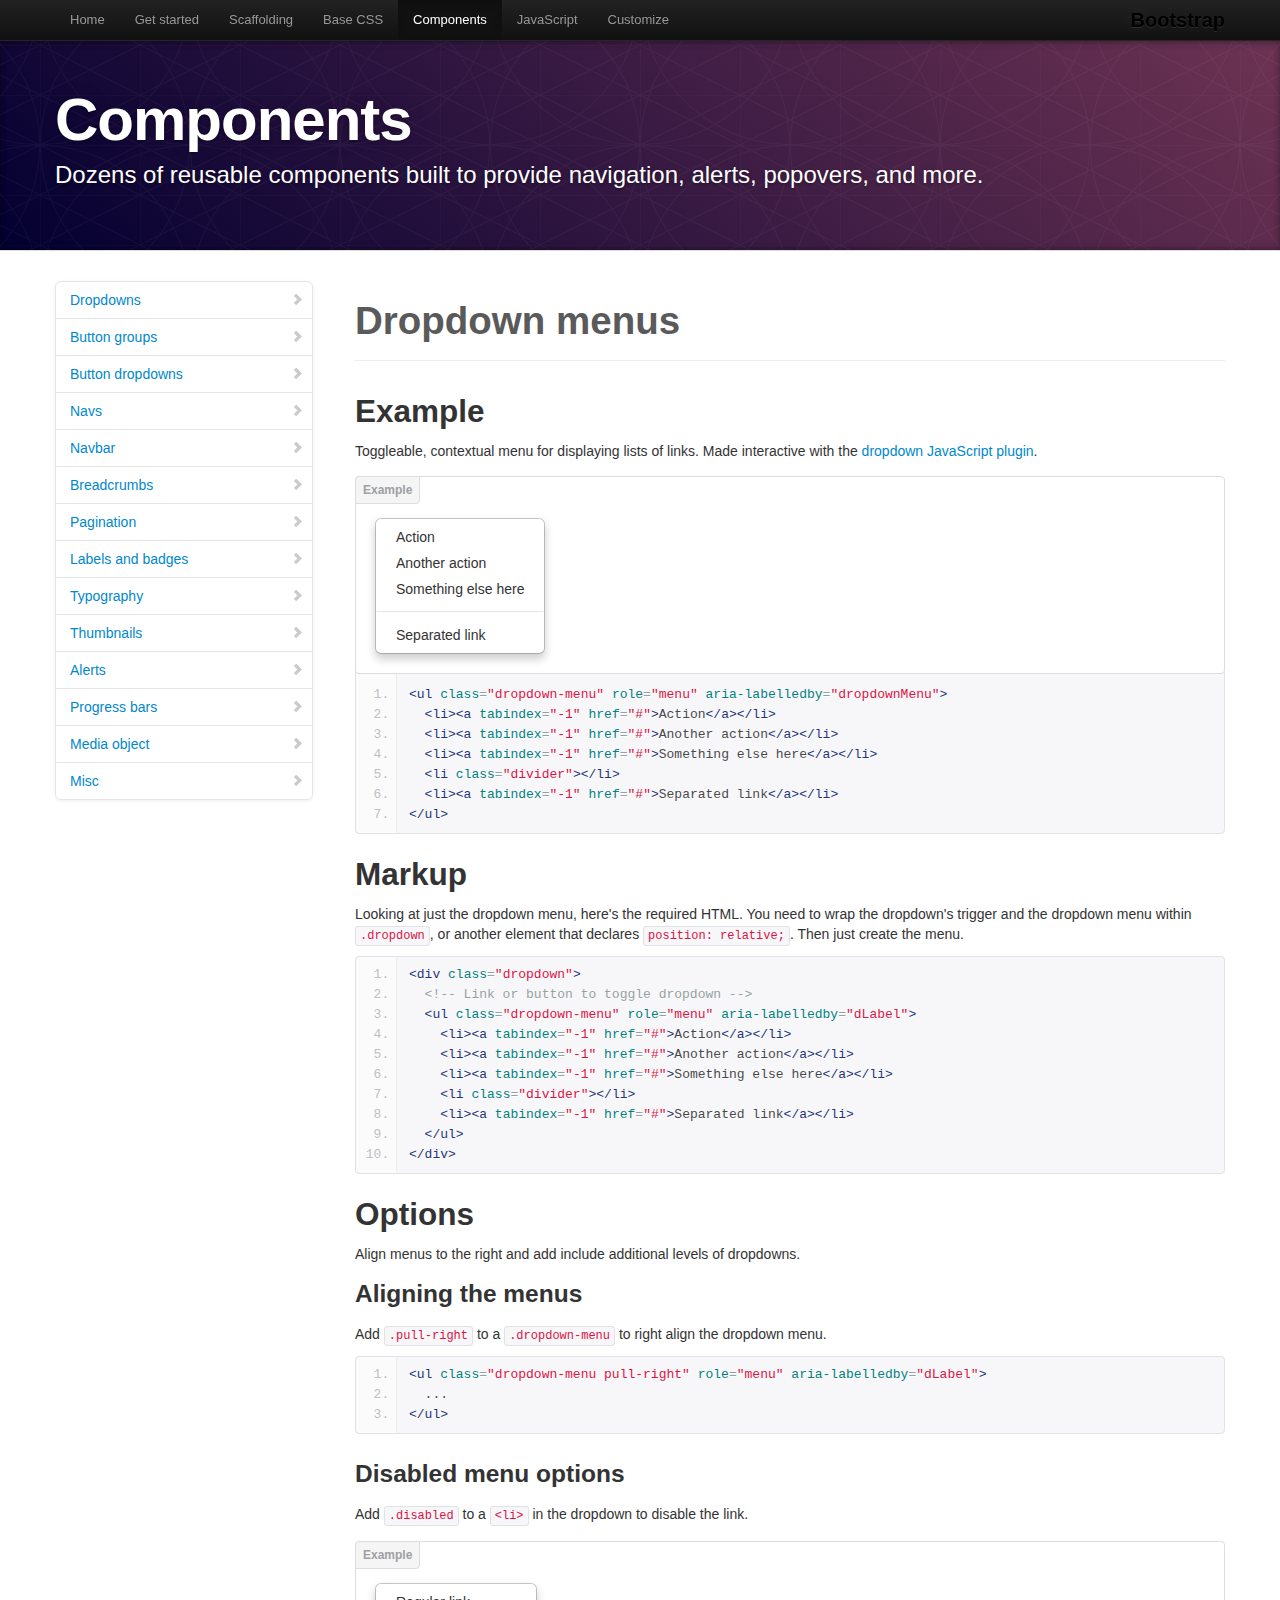
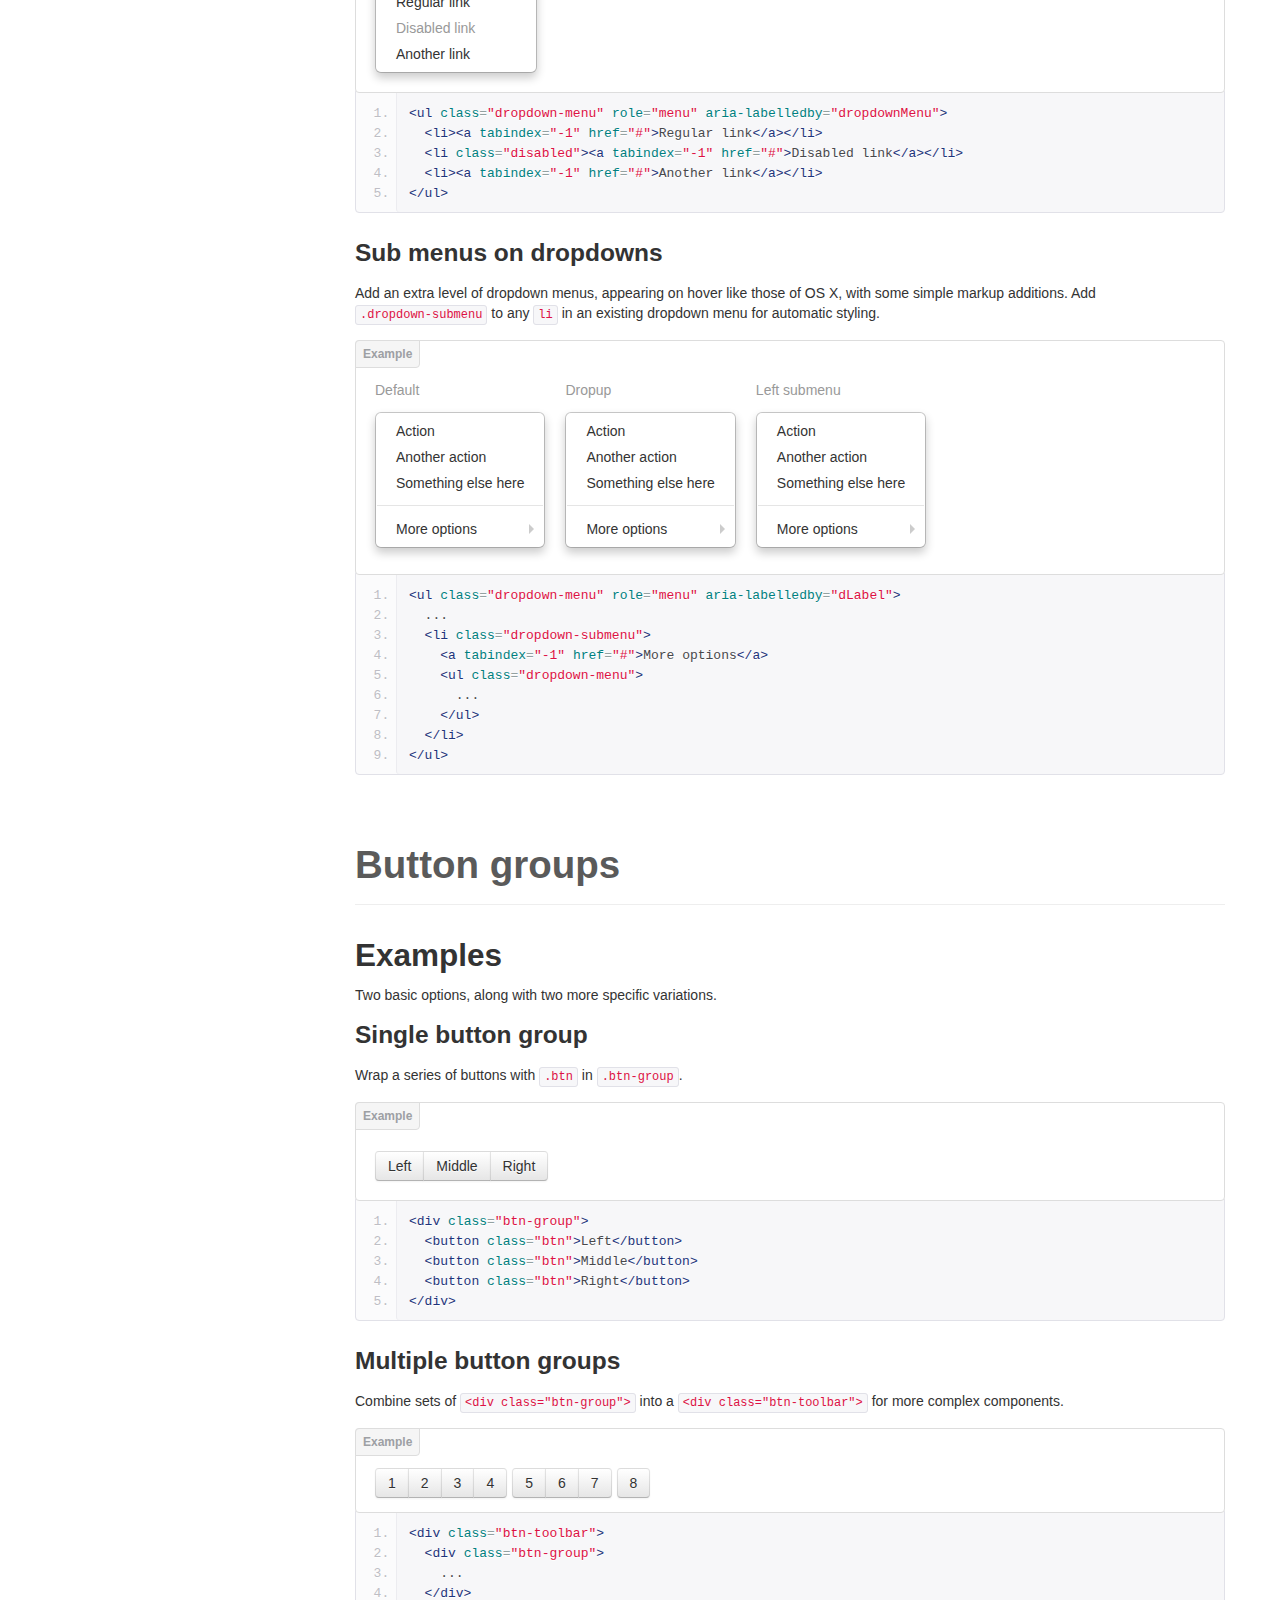
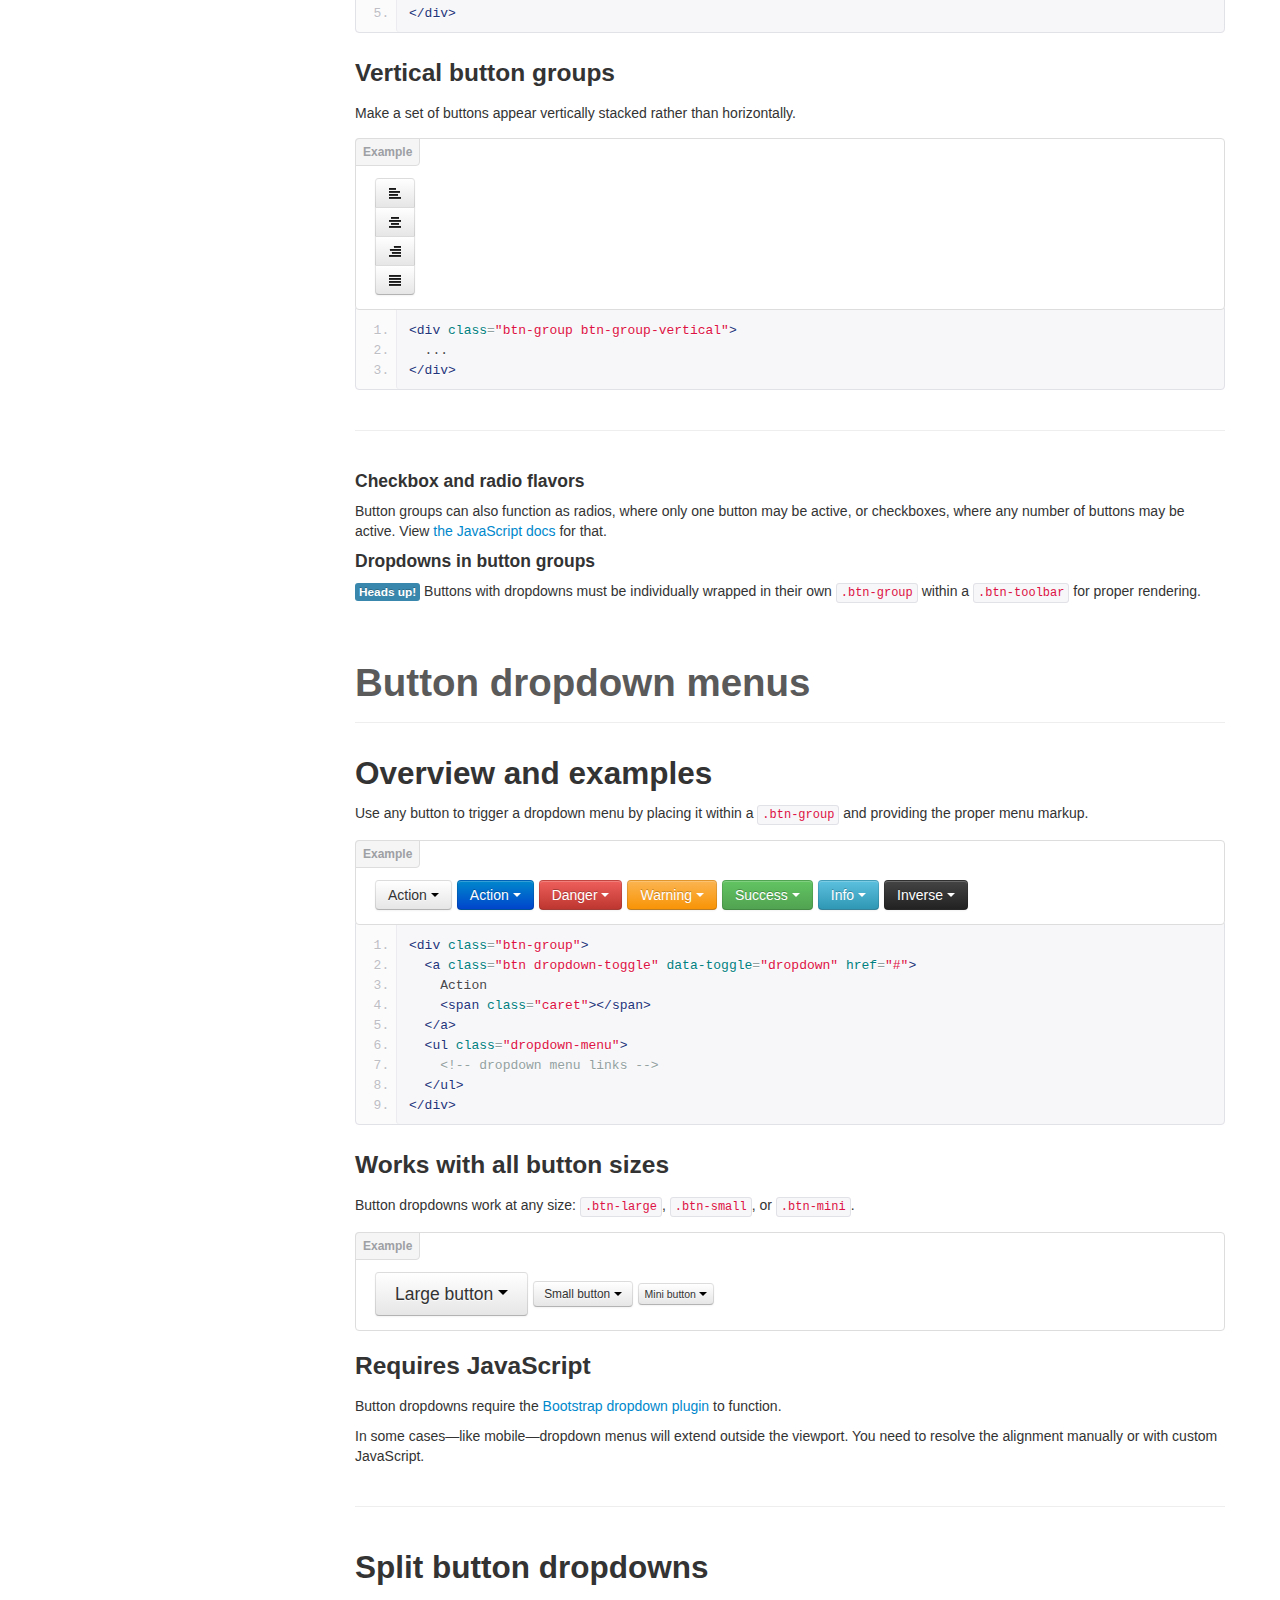
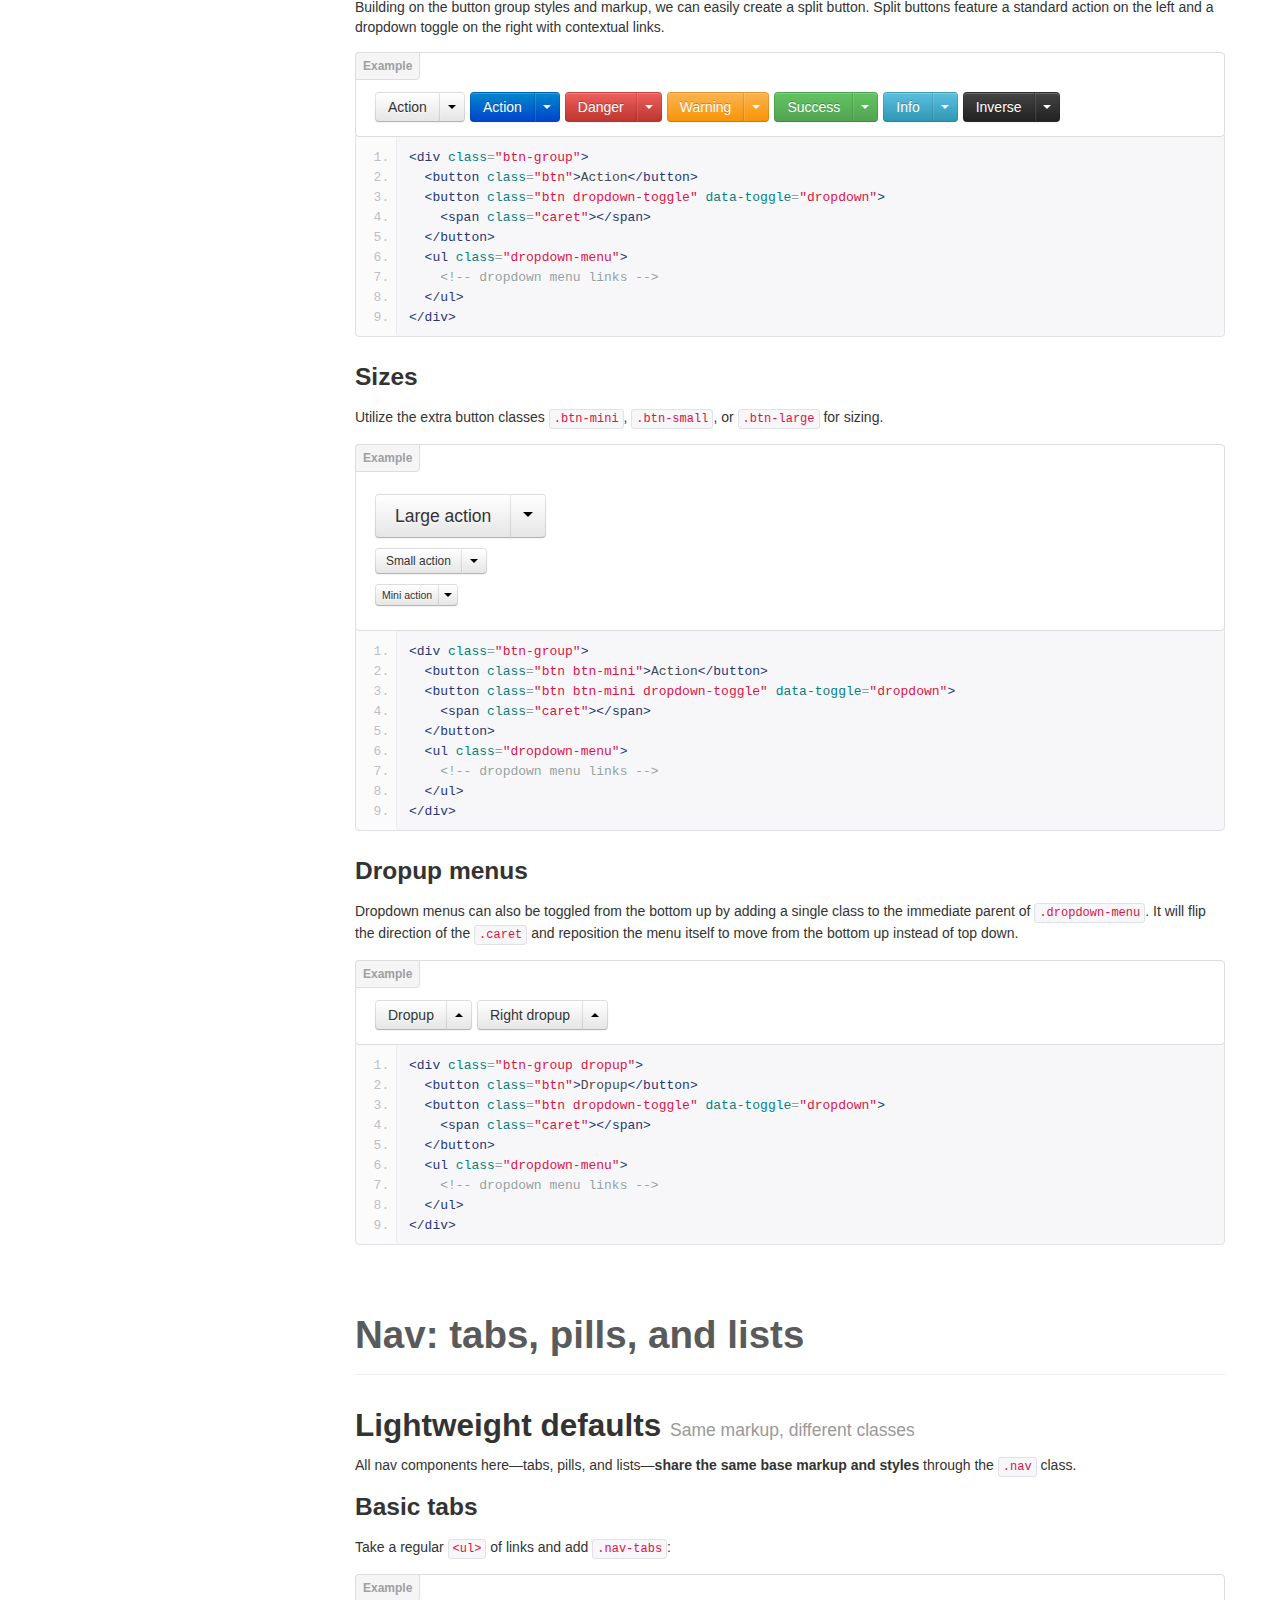
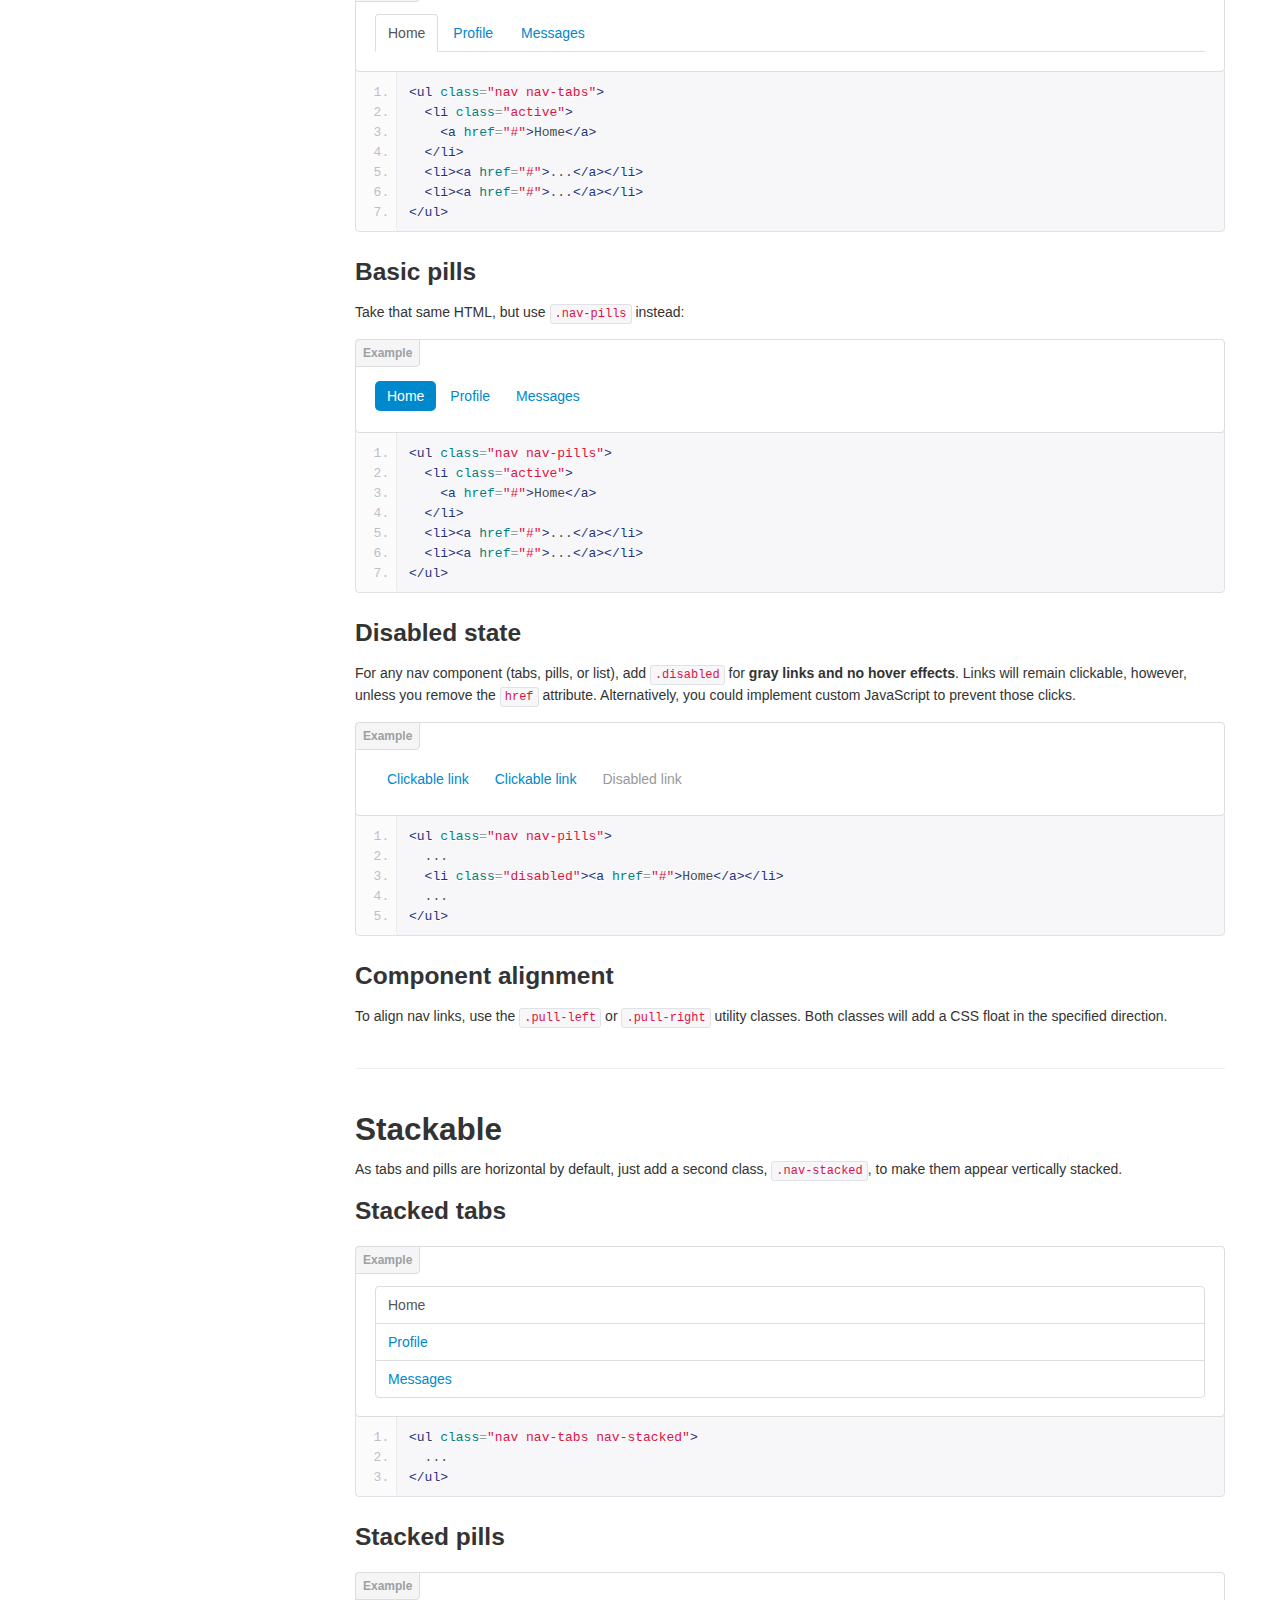
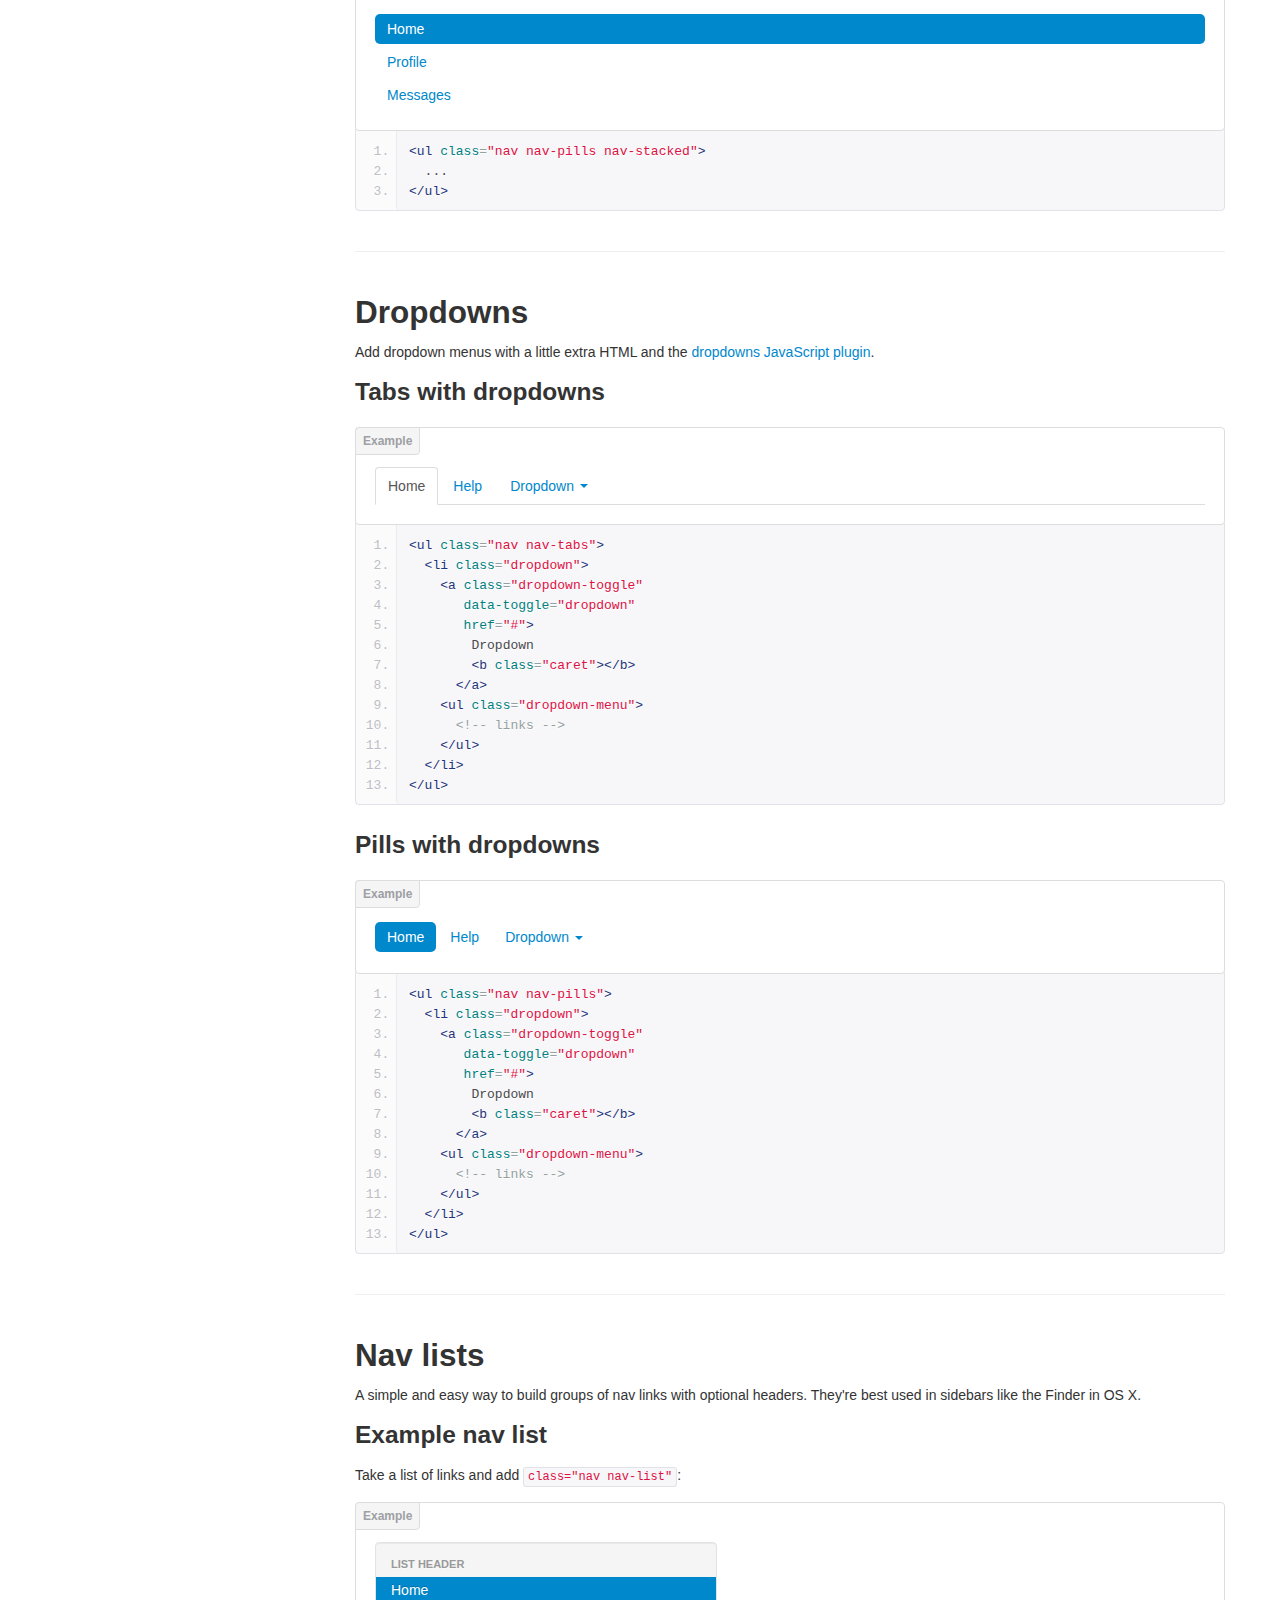
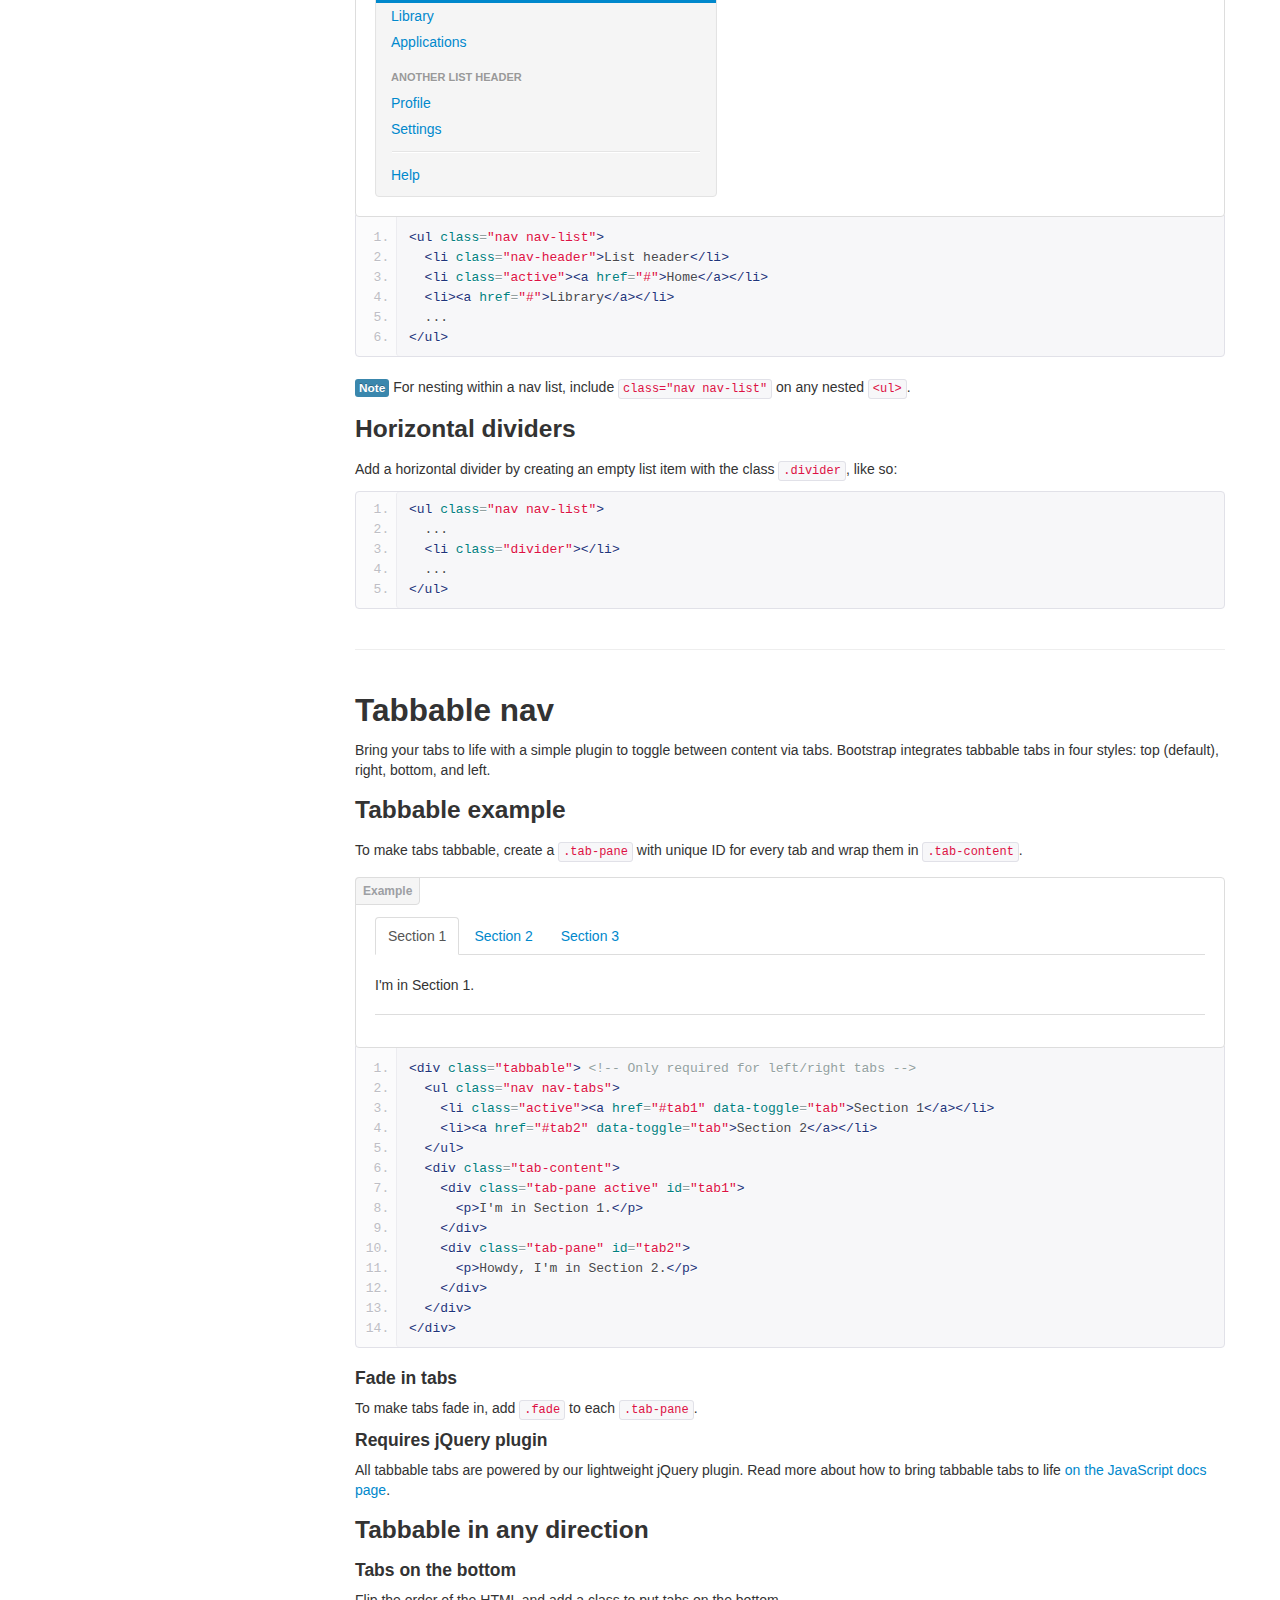
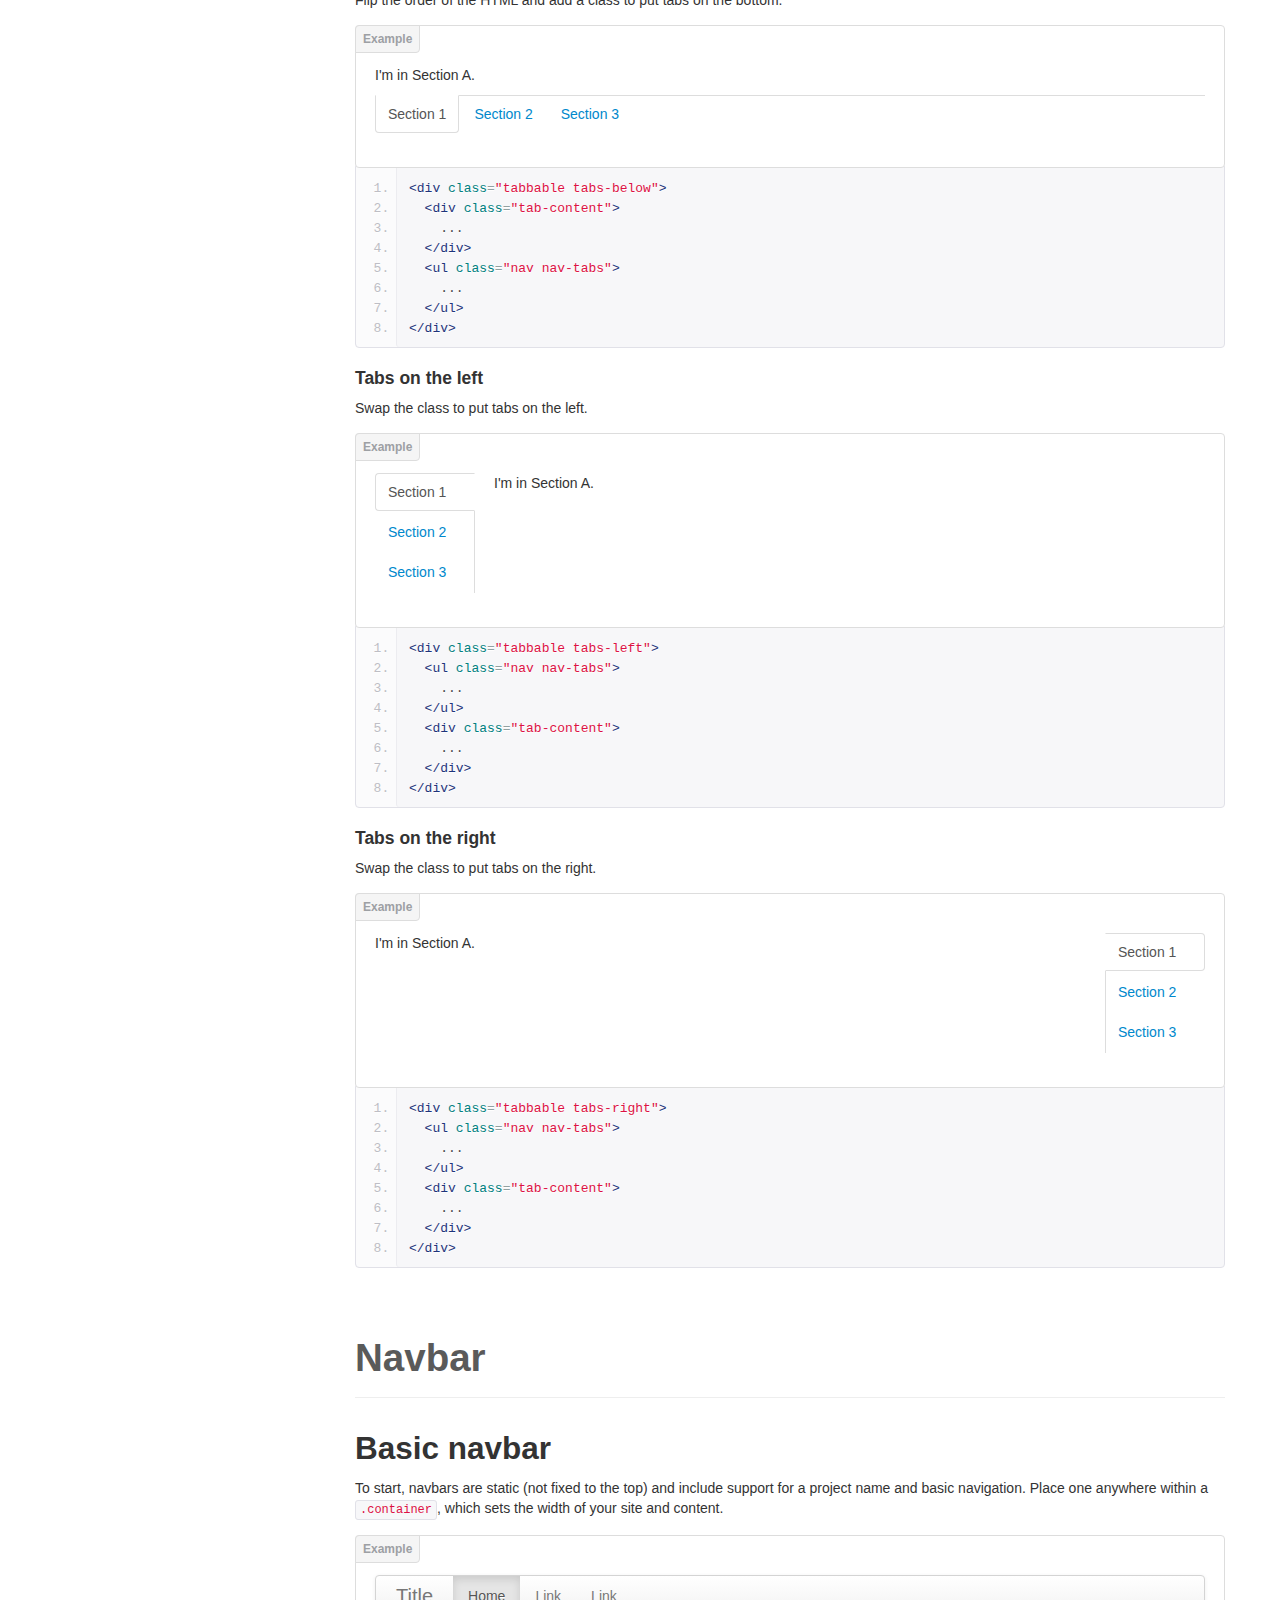
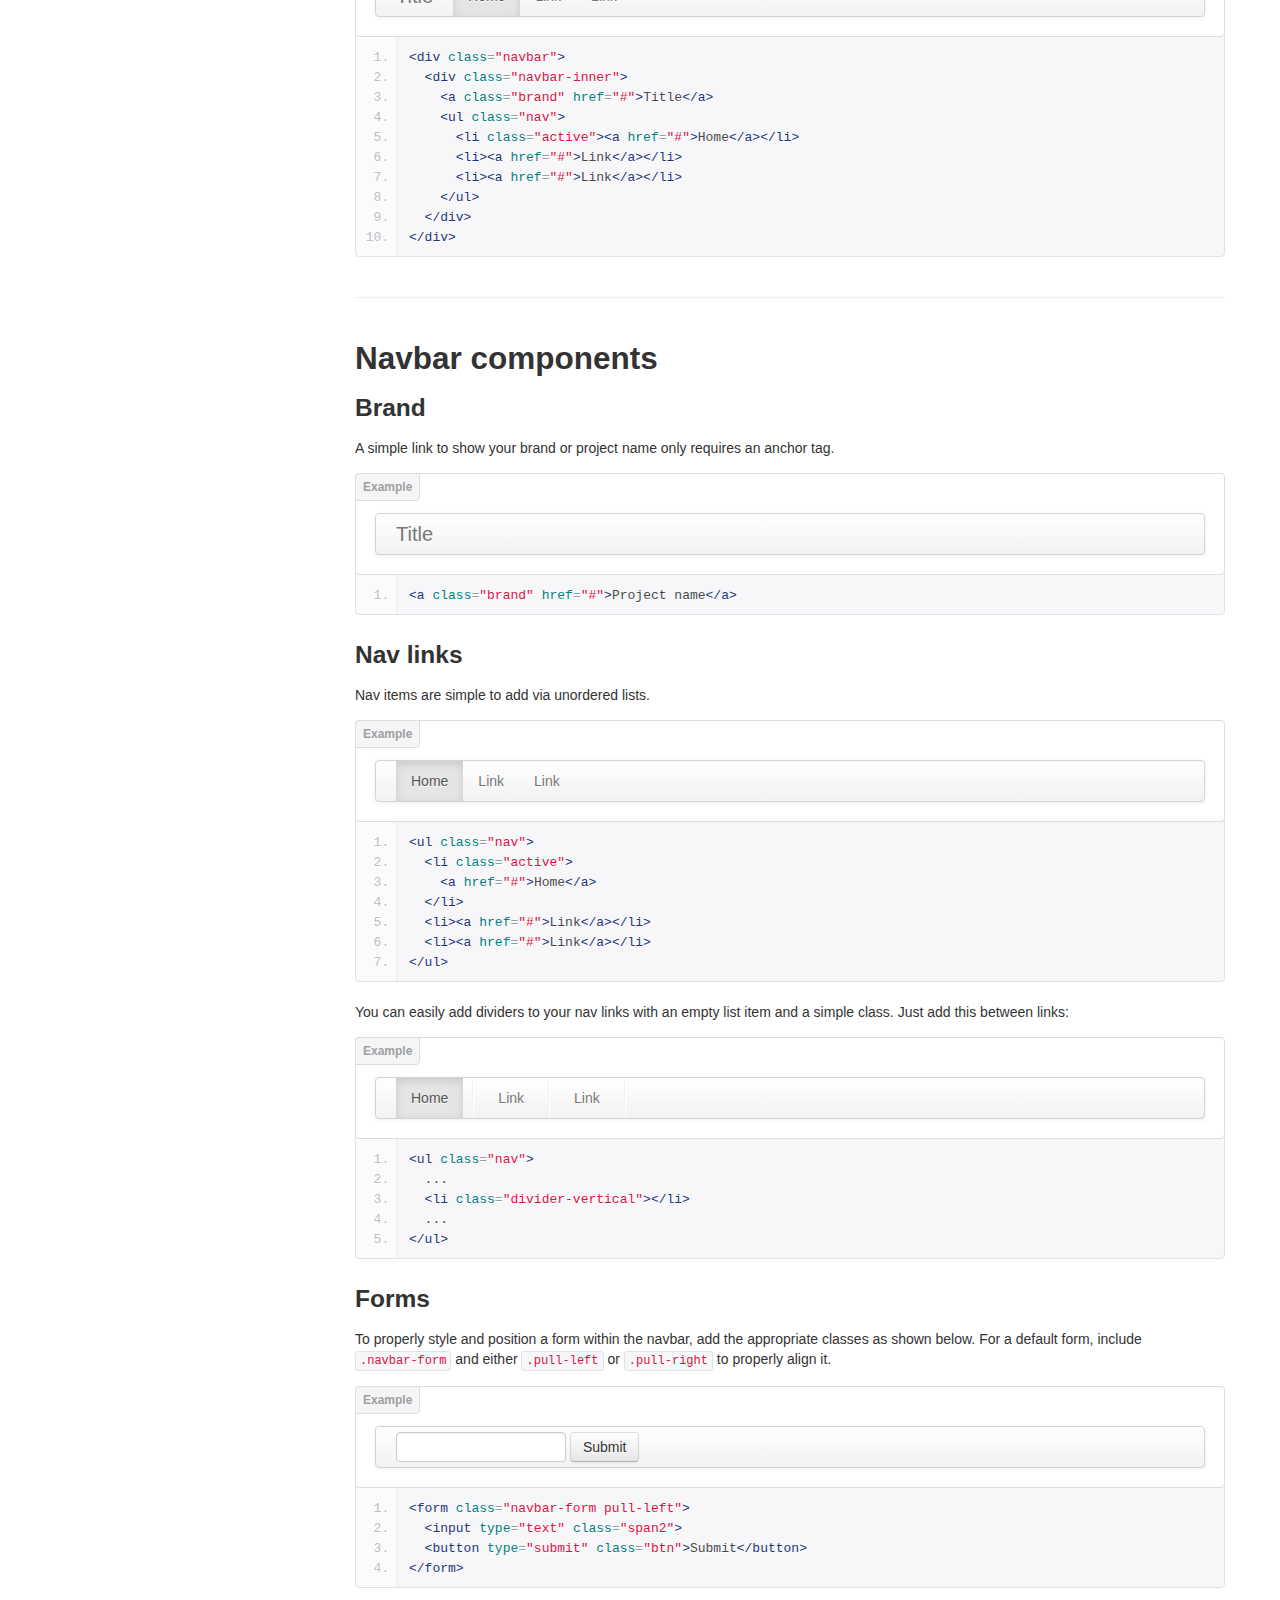
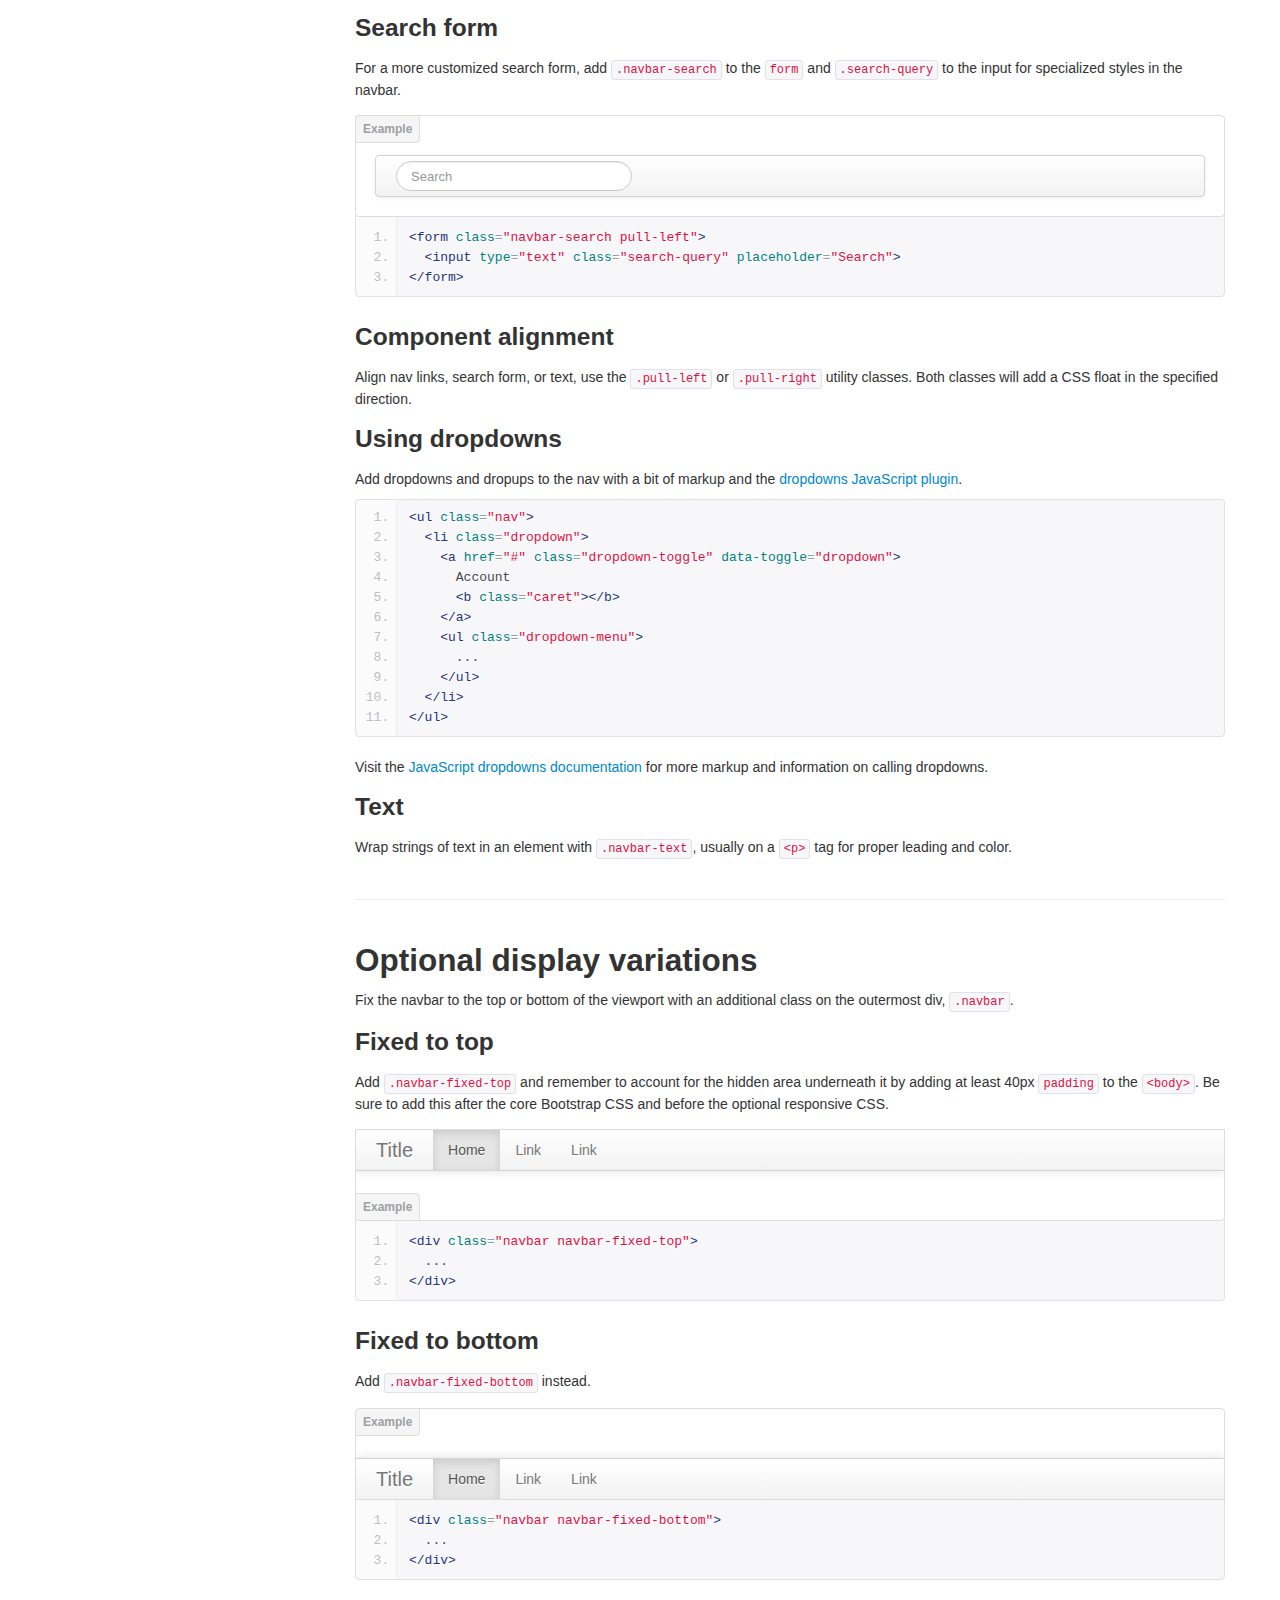
<file: bower/bootstrap/docs/components.html>
<!DOCTYPE html>
<html lang="en">
  <head>
    <meta charset="utf-8">
    <title>Components · Bootstrap</title>
    <meta name="viewport" content="width=device-width, initial-scale=1.0">
    <meta name="description" content="">
    <meta name="author" content="">

    <!-- Le styles -->
    <link href="assets/css/bootstrap.css" rel="stylesheet">
    <link href="assets/css/bootstrap-responsive.css" rel="stylesheet">
    <link href="assets/css/docs.css" rel="stylesheet">
    <link href="assets/js/google-code-prettify/prettify.css" rel="stylesheet">

    <!-- Le HTML5 shim, for IE6-8 support of HTML5 elements -->
    <!--[if lt IE 9]>
      <script src="assets/js/html5shiv.js"></script>
    <![endif]-->

    <!-- Le fav and touch icons -->
    <link rel="apple-touch-icon-precomposed" sizes="144x144" href="assets/ico/apple-touch-icon-144-precomposed.png">
    <link rel="apple-touch-icon-precomposed" sizes="114x114" href="assets/ico/apple-touch-icon-114-precomposed.png">
      <link rel="apple-touch-icon-precomposed" sizes="72x72" href="assets/ico/apple-touch-icon-72-precomposed.png">
                    <link rel="apple-touch-icon-precomposed" href="assets/ico/apple-touch-icon-57-precomposed.png">
                                   <link rel="shortcut icon" href="assets/ico/favicon.png">

  </head>

  <body data-spy="scroll" data-target=".bs-docs-sidebar">

    <!-- Navbar
    ================================================== -->
    <div class="navbar navbar-inverse navbar-fixed-top">
      <div class="navbar-inner">
        <div class="container">
          <button type="button" class="btn btn-navbar" data-toggle="collapse" data-target=".nav-collapse">
            <span class="icon-bar"></span>
            <span class="icon-bar"></span>
            <span class="icon-bar"></span>
          </button>
          <a class="brand" href="./index.html">Bootstrap</a>
          <div class="nav-collapse collapse">
            <ul class="nav">
              <li class="">
                <a href="./index.html">Home</a>
              </li>
              <li class="">
                <a href="./getting-started.html">Get started</a>
              </li>
              <li class="">
                <a href="./scaffolding.html">Scaffolding</a>
              </li>
              <li class="">
                <a href="./base-css.html">Base CSS</a>
              </li>
              <li class="active">
                <a href="./components.html">Components</a>
              </li>
              <li class="">
                <a href="./javascript.html">JavaScript</a>
              </li>
              <li class="">
                <a href="./customize.html">Customize</a>
              </li>
            </ul>
          </div>
        </div>
      </div>
    </div>

<!-- Subhead
================================================== -->
<header class="jumbotron subhead" id="overview">
  <div class="container">
    <h1>Components</h1>
    <p class="lead">Dozens of reusable components built to provide navigation, alerts, popovers, and more.</p>
  </div>
</header>


  <div class="container">

    <!-- Docs nav
    ================================================== -->
    <div class="row">
      <div class="span3 bs-docs-sidebar">
        <ul class="nav nav-list bs-docs-sidenav">
          <li><a href="#dropdowns"><i class="icon-chevron-right"></i> Dropdowns</a></li>
          <li><a href="#buttonGroups"><i class="icon-chevron-right"></i> Button groups</a></li>
          <li><a href="#buttonDropdowns"><i class="icon-chevron-right"></i> Button dropdowns</a></li>
          <li><a href="#navs"><i class="icon-chevron-right"></i> Navs</a></li>
          <li><a href="#navbar"><i class="icon-chevron-right"></i> Navbar</a></li>
          <li><a href="#breadcrumbs"><i class="icon-chevron-right"></i> Breadcrumbs</a></li>
          <li><a href="#pagination"><i class="icon-chevron-right"></i> Pagination</a></li>
          <li><a href="#labels-badges"><i class="icon-chevron-right"></i> Labels and badges</a></li>
          <li><a href="#typography"><i class="icon-chevron-right"></i> Typography</a></li>
          <li><a href="#thumbnails"><i class="icon-chevron-right"></i> Thumbnails</a></li>
          <li><a href="#alerts"><i class="icon-chevron-right"></i> Alerts</a></li>
          <li><a href="#progress"><i class="icon-chevron-right"></i> Progress bars</a></li>
          <li><a href="#media"><i class="icon-chevron-right"></i> Media object</a></li>
          <li><a href="#misc"><i class="icon-chevron-right"></i> Misc</a></li>
        </ul>
      </div>
      <div class="span9">



        <!-- Dropdowns
        ================================================== -->
        <section id="dropdowns">
          <div class="page-header">
            <h1>Dropdown menus</h1>
          </div>

          <h2>Example</h2>
          <p>Toggleable, contextual menu for displaying lists of links. Made interactive with the <a href="./javascript.html#dropdowns">dropdown JavaScript plugin</a>.</p>
          <div class="bs-docs-example">
            <div class="dropdown clearfix">
              <ul class="dropdown-menu" role="menu" aria-labelledby="dropdownMenu" style="display: block; position: static; margin-bottom: 5px; *width: 180px;">
                <li><a tabindex="-1" href="#">Action</a></li>
                <li><a tabindex="-1" href="#">Another action</a></li>
                <li><a tabindex="-1" href="#">Something else here</a></li>
                <li class="divider"></li>
                <li><a tabindex="-1" href="#">Separated link</a></li>
              </ul>
            </div>
          </div>
<pre class="prettyprint linenums">
&lt;ul class="dropdown-menu" role="menu" aria-labelledby="dropdownMenu"&gt;
  &lt;li&gt;&lt;a tabindex="-1" href="#"&gt;Action&lt;/a&gt;&lt;/li&gt;
  &lt;li&gt;&lt;a tabindex="-1" href="#"&gt;Another action&lt;/a&gt;&lt;/li&gt;
  &lt;li&gt;&lt;a tabindex="-1" href="#"&gt;Something else here&lt;/a&gt;&lt;/li&gt;
  &lt;li class="divider"&gt;&lt;/li&gt;
  &lt;li&gt;&lt;a tabindex="-1" href="#"&gt;Separated link&lt;/a&gt;&lt;/li&gt;
&lt;/ul&gt;
</pre>

          <h2>Markup</h2>
          <p>Looking at just the dropdown menu, here's the required HTML. You need to wrap the dropdown's trigger and the dropdown menu within <code>.dropdown</code>, or another element that declares <code>position: relative;</code>. Then just create the menu.</p>

<pre class="prettyprint linenums">
&lt;div class="dropdown"&gt;
  &lt;!-- Link or button to toggle dropdown --&gt;
  &lt;ul class="dropdown-menu" role="menu" aria-labelledby="dLabel"&gt;
    &lt;li&gt;&lt;a tabindex="-1" href="#"&gt;Action&lt;/a&gt;&lt;/li&gt;
    &lt;li&gt;&lt;a tabindex="-1" href="#"&gt;Another action&lt;/a&gt;&lt;/li&gt;
    &lt;li&gt;&lt;a tabindex="-1" href="#"&gt;Something else here&lt;/a&gt;&lt;/li&gt;
    &lt;li class="divider"&gt;&lt;/li&gt;
    &lt;li&gt;&lt;a tabindex="-1" href="#"&gt;Separated link&lt;/a&gt;&lt;/li&gt;
  &lt;/ul&gt;
&lt;/div&gt;
</pre>

          <h2>Options</h2>
          <p>Align menus to the right and add include additional levels of dropdowns.</p>

          <h3>Aligning the menus</h3>
          <p>Add <code>.pull-right</code> to a <code>.dropdown-menu</code> to right align the dropdown menu.</p>
<pre class="prettyprint linenums">
&lt;ul class="dropdown-menu pull-right" role="menu" aria-labelledby="dLabel"&gt;
  ...
&lt;/ul&gt;
</pre>

          <h3>Disabled menu options</h3>
          <p>Add <code>.disabled</code> to a <code>&lt;li&gt;</code> in the dropdown to disable the link.</p>
          <div class="bs-docs-example">
            <div class="dropdown clearfix">
              <ul class="dropdown-menu" role="menu" aria-labelledby="dropdownMenu" style="display: block; position: static; margin-bottom: 5px; *width: 180px;">
                <li><a tabindex="-1" href="#">Regular link</a></li>
                <li class="disabled"><a tabindex="-1" href="#">Disabled link</a></li>
                <li><a tabindex="-1" href="#">Another link</a></li>
              </ul>
            </div>
          </div>
<pre class="prettyprint linenums">
&lt;ul class="dropdown-menu" role="menu" aria-labelledby="dropdownMenu"&gt;
  &lt;li&gt;&lt;a tabindex="-1" href="#"&gt;Regular link&lt;/a&gt;&lt;/li&gt;
  &lt;li class="disabled"&gt;&lt;a tabindex="-1" href="#"&gt;Disabled link&lt;/a&gt;&lt;/li&gt;
  &lt;li&gt;&lt;a tabindex="-1" href="#"&gt;Another link&lt;/a&gt;&lt;/li&gt;
&lt;/ul&gt;
</pre>

          <h3>Sub menus on dropdowns</h3>
          <p>Add an extra level of dropdown menus, appearing on hover like those of OS X, with some simple markup additions. Add <code>.dropdown-submenu</code> to any <code>li</code> in an existing dropdown menu for automatic styling.</p>
          <div class="bs-docs-example bs-docs-example-submenus">

            <div class="pull-left">
              <p class="muted">Default</p>
              <div class="dropdown clearfix">
                <ul class="dropdown-menu" role="menu" aria-labelledby="dropdownMenu">
                  <li><a tabindex="-1" href="#">Action</a></li>
                  <li><a tabindex="-1" href="#">Another action</a></li>
                  <li><a tabindex="-1" href="#">Something else here</a></li>
                  <li class="divider"></li>
                  <li class="dropdown-submenu">
                    <a tabindex="-1" href="#">More options</a>
                    <ul class="dropdown-menu">
                      <li><a tabindex="-1" href="#">Second level link</a></li>
                      <li><a tabindex="-1" href="#">Second level link</a></li>
                      <li><a tabindex="-1" href="#">Second level link</a></li>
                      <li><a tabindex="-1" href="#">Second level link</a></li>
                      <li><a tabindex="-1" href="#">Second level link</a></li>
                    </ul>
                  </li>
                </ul>
              </div>
            </div>

            <div class="pull-left">
              <p class="muted">Dropup</p>
              <div class="dropup">
                <ul class="dropdown-menu" role="menu" aria-labelledby="dropdownMenu">
                  <li><a tabindex="-1" href="#">Action</a></li>
                  <li><a tabindex="-1" href="#">Another action</a></li>
                  <li><a tabindex="-1" href="#">Something else here</a></li>
                  <li class="divider"></li>
                  <li class="dropdown-submenu">
                    <a tabindex="-1" href="#">More options</a>
                    <ul class="dropdown-menu">
                      <li><a tabindex="-1" href="#">Second level link</a></li>
                      <li><a tabindex="-1" href="#">Second level link</a></li>
                      <li><a tabindex="-1" href="#">Second level link</a></li>
                      <li><a tabindex="-1" href="#">Second level link</a></li>
                      <li><a tabindex="-1" href="#">Second level link</a></li>
                    </ul>
                  </li>
                </ul>
              </div>
            </div>

            <div class="pull-left">
              <p class="muted">Left submenu</p>
              <div class="dropdown">
                <ul class="dropdown-menu" role="menu" aria-labelledby="dropdownMenu">
                  <li><a tabindex="-1" href="#">Action</a></li>
                  <li><a tabindex="-1" href="#">Another action</a></li>
                  <li><a tabindex="-1" href="#">Something else here</a></li>
                  <li class="divider"></li>
                  <li class="dropdown-submenu pull-left">
                    <a tabindex="-1" href="#">More options</a>
                    <ul class="dropdown-menu">
                      <li><a tabindex="-1" href="#">Second level link</a></li>
                      <li><a tabindex="-1" href="#">Second level link</a></li>
                      <li><a tabindex="-1" href="#">Second level link</a></li>
                      <li><a tabindex="-1" href="#">Second level link</a></li>
                      <li><a tabindex="-1" href="#">Second level link</a></li>
                    </ul>
                  </li>
                </ul>
              </div>
            </div>

          </div>
<pre class="prettyprint linenums">
&lt;ul class="dropdown-menu" role="menu" aria-labelledby="dLabel"&gt;
  ...
  &lt;li class="dropdown-submenu"&gt;
    &lt;a tabindex="-1" href="#"&gt;More options&lt;/a&gt;
    &lt;ul class="dropdown-menu"&gt;
      ...
    &lt;/ul&gt;
  &lt;/li&gt;
&lt;/ul&gt;
</pre>

        </section>




        <!-- Button Groups
        ================================================== -->
        <section id="buttonGroups">
          <div class="page-header">
            <h1>Button groups</h1>
          </div>

          <h2>Examples</h2>
          <p>Two basic options, along with two more specific variations.</p>

          <h3>Single button group</h3>
          <p>Wrap a series of buttons with <code>.btn</code> in <code>.btn-group</code>.</p>
          <div class="bs-docs-example">
            <div class="btn-group" style="margin: 9px 0 5px;">
              <button class="btn">Left</button>
              <button class="btn">Middle</button>
              <button class="btn">Right</button>
            </div>
          </div>
<pre class="prettyprint linenums">
&lt;div class="btn-group"&gt;
  &lt;button class="btn"&gt;Left&lt;/button&gt;
  &lt;button class="btn"&gt;Middle&lt;/button&gt;
  &lt;button class="btn"&gt;Right&lt;/button&gt;
&lt;/div&gt;
</pre>

          <h3>Multiple button groups</h3>
          <p>Combine sets of <code>&lt;div class="btn-group"&gt;</code> into a <code>&lt;div class="btn-toolbar"&gt;</code> for more complex components.</p>
          <div class="bs-docs-example">
            <div class="btn-toolbar" style="margin: 0;">
              <div class="btn-group">
                <button class="btn">1</button>
                <button class="btn">2</button>
                <button class="btn">3</button>
                <button class="btn">4</button>
              </div>
              <div class="btn-group">
                <button class="btn">5</button>
                <button class="btn">6</button>
                <button class="btn">7</button>
              </div>
              <div class="btn-group">
                <button class="btn">8</button>
              </div>
            </div>
          </div>
<pre class="prettyprint linenums">
&lt;div class="btn-toolbar"&gt;
  &lt;div class="btn-group"&gt;
    ...
  &lt;/div&gt;
&lt;/div&gt;
</pre>

          <h3>Vertical button groups</h3>
          <p>Make a set of buttons appear vertically stacked rather than horizontally.</p>
          <div class="bs-docs-example">
            <div class="btn-group btn-group-vertical">
              <button type="button" class="btn"><i class="icon-align-left"></i></button>
              <button type="button" class="btn"><i class="icon-align-center"></i></button>
              <button type="button" class="btn"><i class="icon-align-right"></i></button>
              <button type="button" class="btn"><i class="icon-align-justify"></i></button>
            </div>
          </div>
<pre class="prettyprint linenums">
&lt;div class="btn-group btn-group-vertical"&gt;
  ...
&lt;/div&gt;
</pre>


          <hr class="bs-docs-separator">


          <h4>Checkbox and radio flavors</h4>
          <p>Button groups can also function as radios, where only one button may be active, or checkboxes, where any number of buttons may be active. View <a href="./javascript.html#buttons">the JavaScript docs</a> for that.</p>

          <h4>Dropdowns in button groups</h4>
          <p><span class="label label-info">Heads up!</span> Buttons with dropdowns must be individually wrapped in their own <code>.btn-group</code> within a <code>.btn-toolbar</code> for proper rendering.</p>
        </section>



        <!-- Split button dropdowns
        ================================================== -->
        <section id="buttonDropdowns">
          <div class="page-header">
            <h1>Button dropdown menus</h1>
          </div>


          <h2>Overview and examples</h2>
          <p>Use any button to trigger a dropdown menu by placing it within a <code>.btn-group</code> and providing the proper menu markup.</p>
          <div class="bs-docs-example">
            <div class="btn-toolbar" style="margin: 0;">
              <div class="btn-group">
                <button class="btn dropdown-toggle" data-toggle="dropdown">Action <span class="caret"></span></button>
                <ul class="dropdown-menu">
                  <li><a href="#">Action</a></li>
                  <li><a href="#">Another action</a></li>
                  <li><a href="#">Something else here</a></li>
                  <li class="divider"></li>
                  <li><a href="#">Separated link</a></li>
                </ul>
              </div><!-- /btn-group -->
              <div class="btn-group">
                <button class="btn btn-primary dropdown-toggle" data-toggle="dropdown">Action <span class="caret"></span></button>
                <ul class="dropdown-menu">
                  <li><a href="#">Action</a></li>
                  <li><a href="#">Another action</a></li>
                  <li><a href="#">Something else here</a></li>
                  <li class="divider"></li>
                  <li><a href="#">Separated link</a></li>
                </ul>
              </div><!-- /btn-group -->
              <div class="btn-group">
                <button class="btn btn-danger dropdown-toggle" data-toggle="dropdown">Danger <span class="caret"></span></button>
                <ul class="dropdown-menu">
                  <li><a href="#">Action</a></li>
                  <li><a href="#">Another action</a></li>
                  <li><a href="#">Something else here</a></li>
                  <li class="divider"></li>
                  <li><a href="#">Separated link</a></li>
                </ul>
              </div><!-- /btn-group -->
              <div class="btn-group">
                <button class="btn btn-warning dropdown-toggle" data-toggle="dropdown">Warning <span class="caret"></span></button>
                <ul class="dropdown-menu">
                  <li><a href="#">Action</a></li>
                  <li><a href="#">Another action</a></li>
                  <li><a href="#">Something else here</a></li>
                  <li class="divider"></li>
                  <li><a href="#">Separated link</a></li>
                </ul>
              </div><!-- /btn-group -->
              <div class="btn-group">
                <button class="btn btn-success dropdown-toggle" data-toggle="dropdown">Success <span class="caret"></span></button>
                <ul class="dropdown-menu">
                  <li><a href="#">Action</a></li>
                  <li><a href="#">Another action</a></li>
                  <li><a href="#">Something else here</a></li>
                  <li class="divider"></li>
                  <li><a href="#">Separated link</a></li>
                </ul>
              </div><!-- /btn-group -->
              <div class="btn-group">
                <button class="btn btn-info dropdown-toggle" data-toggle="dropdown">Info <span class="caret"></span></button>
                <ul class="dropdown-menu">
                  <li><a href="#">Action</a></li>
                  <li><a href="#">Another action</a></li>
                  <li><a href="#">Something else here</a></li>
                  <li class="divider"></li>
                  <li><a href="#">Separated link</a></li>
                </ul>
              </div><!-- /btn-group -->
              <div class="btn-group">
                <button class="btn btn-inverse dropdown-toggle" data-toggle="dropdown">Inverse <span class="caret"></span></button>
                <ul class="dropdown-menu">
                  <li><a href="#">Action</a></li>
                  <li><a href="#">Another action</a></li>
                  <li><a href="#">Something else here</a></li>
                  <li class="divider"></li>
                  <li><a href="#">Separated link</a></li>
                </ul>
              </div><!-- /btn-group -->
            </div><!-- /btn-toolbar -->
          </div>
<pre class="prettyprint linenums">
&lt;div class="btn-group"&gt;
  &lt;a class="btn dropdown-toggle" data-toggle="dropdown" href="#"&gt;
    Action
    &lt;span class="caret"&gt;&lt;/span&gt;
  &lt;/a&gt;
  &lt;ul class="dropdown-menu"&gt;
    &lt;!-- dropdown menu links --&gt;
  &lt;/ul&gt;
&lt;/div&gt;
</pre>

          <h3>Works with all button sizes</h3>
          <p>Button dropdowns work at any size:  <code>.btn-large</code>, <code>.btn-small</code>, or <code>.btn-mini</code>.</p>
          <div class="bs-docs-example">
            <div class="btn-toolbar" style="margin: 0;">
              <div class="btn-group">
                <button class="btn btn-large dropdown-toggle" data-toggle="dropdown">Large button <span class="caret"></span></button>
                <ul class="dropdown-menu">
                  <li><a href="#">Action</a></li>
                  <li><a href="#">Another action</a></li>
                  <li><a href="#">Something else here</a></li>
                  <li class="divider"></li>
                  <li><a href="#">Separated link</a></li>
                </ul>
              </div><!-- /btn-group -->
              <div class="btn-group">
                <button class="btn btn-small dropdown-toggle" data-toggle="dropdown">Small button <span class="caret"></span></button>
                <ul class="dropdown-menu">
                  <li><a href="#">Action</a></li>
                  <li><a href="#">Another action</a></li>
                  <li><a href="#">Something else here</a></li>
                  <li class="divider"></li>
                  <li><a href="#">Separated link</a></li>
                </ul>
              </div><!-- /btn-group -->
              <div class="btn-group">
                <button class="btn btn-mini dropdown-toggle" data-toggle="dropdown">Mini button <span class="caret"></span></button>
                <ul class="dropdown-menu">
                  <li><a href="#">Action</a></li>
                  <li><a href="#">Another action</a></li>
                  <li><a href="#">Something else here</a></li>
                  <li class="divider"></li>
                  <li><a href="#">Separated link</a></li>
                </ul>
              </div><!-- /btn-group -->
            </div><!-- /btn-toolbar -->
          </div>

          <h3>Requires JavaScript</h3>
          <p>Button dropdowns require the <a href="./javascript.html#dropdowns">Bootstrap dropdown plugin</a> to function.</p>
          <p>In some cases&mdash;like mobile&mdash;dropdown menus will extend outside the viewport. You need to resolve the alignment manually or with custom JavaScript.</p>


          <hr class="bs-docs-separator">


          <h2>Split button dropdowns</h2>
          <p>Building on the button group styles and markup, we can easily create a split button. Split buttons feature a standard action on the left and a dropdown toggle on the right with contextual links.</p>
          <div class="bs-docs-example">
            <div class="btn-toolbar" style="margin: 0;">
              <div class="btn-group">
                <button class="btn">Action</button>
                <button class="btn dropdown-toggle" data-toggle="dropdown"><span class="caret"></span></button>
                <ul class="dropdown-menu">
                  <li><a href="#">Action</a></li>
                  <li><a href="#">Another action</a></li>
                  <li><a href="#">Something else here</a></li>
                  <li class="divider"></li>
                  <li><a href="#">Separated link</a></li>
                </ul>
              </div><!-- /btn-group -->
              <div class="btn-group">
                <button class="btn btn-primary">Action</button>
                <button class="btn btn-primary dropdown-toggle" data-toggle="dropdown"><span class="caret"></span></button>
                <ul class="dropdown-menu">
                  <li><a href="#">Action</a></li>
                  <li><a href="#">Another action</a></li>
                  <li><a href="#">Something else here</a></li>
                  <li class="divider"></li>
                  <li><a href="#">Separated link</a></li>
                </ul>
              </div><!-- /btn-group -->
              <div class="btn-group">
                <button class="btn btn-danger">Danger</button>
                <button class="btn btn-danger dropdown-toggle" data-toggle="dropdown"><span class="caret"></span></button>
                <ul class="dropdown-menu">
                  <li><a href="#">Action</a></li>
                  <li><a href="#">Another action</a></li>
                  <li><a href="#">Something else here</a></li>
                  <li class="divider"></li>
                  <li><a href="#">Separated link</a></li>
                </ul>
              </div><!-- /btn-group -->
              <div class="btn-group">
                <button class="btn btn-warning">Warning</button>
                <button class="btn btn-warning dropdown-toggle" data-toggle="dropdown"><span class="caret"></span></button>
                <ul class="dropdown-menu">
                  <li><a href="#">Action</a></li>
                  <li><a href="#">Another action</a></li>
                  <li><a href="#">Something else here</a></li>
                  <li class="divider"></li>
                  <li><a href="#">Separated link</a></li>
                </ul>
              </div><!-- /btn-group -->
              <div class="btn-group">
                <button class="btn btn-success">Success</button>
                <button class="btn btn-success dropdown-toggle" data-toggle="dropdown"><span class="caret"></span></button>
                <ul class="dropdown-menu">
                  <li><a href="#">Action</a></li>
                  <li><a href="#">Another action</a></li>
                  <li><a href="#">Something else here</a></li>
                  <li class="divider"></li>
                  <li><a href="#">Separated link</a></li>
                </ul>
              </div><!-- /btn-group -->
              <div class="btn-group">
                <button class="btn btn-info">Info</button>
                <button class="btn btn-info dropdown-toggle" data-toggle="dropdown"><span class="caret"></span></button>
                <ul class="dropdown-menu">
                  <li><a href="#">Action</a></li>
                  <li><a href="#">Another action</a></li>
                  <li><a href="#">Something else here</a></li>
                  <li class="divider"></li>
                  <li><a href="#">Separated link</a></li>
                </ul>
              </div><!-- /btn-group -->
              <div class="btn-group">
                <button class="btn btn-inverse">Inverse</button>
                <button class="btn btn-inverse dropdown-toggle" data-toggle="dropdown"><span class="caret"></span></button>
                <ul class="dropdown-menu">
                  <li><a href="#">Action</a></li>
                  <li><a href="#">Another action</a></li>
                  <li><a href="#">Something else here</a></li>
                  <li class="divider"></li>
                  <li><a href="#">Separated link</a></li>
                </ul>
              </div><!-- /btn-group -->
            </div><!-- /btn-toolbar -->
          </div>
<pre class="prettyprint linenums">
&lt;div class="btn-group"&gt;
  &lt;button class="btn"&gt;Action&lt;/button&gt;
  &lt;button class="btn dropdown-toggle" data-toggle="dropdown"&gt;
    &lt;span class="caret"&gt;&lt;/span&gt;
  &lt;/button&gt;
  &lt;ul class="dropdown-menu"&gt;
    &lt;!-- dropdown menu links --&gt;
  &lt;/ul&gt;
&lt;/div&gt;
</pre>

          <h3>Sizes</h3>
          <p>Utilize the extra button classes <code>.btn-mini</code>, <code>.btn-small</code>, or <code>.btn-large</code> for sizing.</p>
          <div class="bs-docs-example">
            <div class="btn-toolbar">
              <div class="btn-group">
                <button class="btn btn-large">Large action</button>
                <button class="btn btn-large dropdown-toggle" data-toggle="dropdown"><span class="caret"></span></button>
                <ul class="dropdown-menu">
                  <li><a href="#">Action</a></li>
                  <li><a href="#">Another action</a></li>
                  <li><a href="#">Something else here</a></li>
                  <li class="divider"></li>
                  <li><a href="#">Separated link</a></li>
                </ul>
              </div><!-- /btn-group -->
            </div><!-- /btn-toolbar -->
            <div class="btn-toolbar">
              <div class="btn-group">
                <button class="btn btn-small">Small action</button>
                <button class="btn btn-small dropdown-toggle" data-toggle="dropdown"><span class="caret"></span></button>
                <ul class="dropdown-menu">
                  <li><a href="#">Action</a></li>
                  <li><a href="#">Another action</a></li>
                  <li><a href="#">Something else here</a></li>
                  <li class="divider"></li>
                  <li><a href="#">Separated link</a></li>
                </ul>
              </div><!-- /btn-group -->
            </div><!-- /btn-toolbar -->
            <div class="btn-toolbar">
              <div class="btn-group">
                <button class="btn btn-mini">Mini action</button>
                <button class="btn btn-mini dropdown-toggle" data-toggle="dropdown"><span class="caret"></span></button>
                <ul class="dropdown-menu">
                  <li><a href="#">Action</a></li>
                  <li><a href="#">Another action</a></li>
                  <li><a href="#">Something else here</a></li>
                  <li class="divider"></li>
                  <li><a href="#">Separated link</a></li>
                </ul>
              </div><!-- /btn-group -->
            </div><!-- /btn-toolbar -->
          </div>
<pre class="prettyprint linenums">
&lt;div class="btn-group"&gt;
  &lt;button class="btn btn-mini"&gt;Action&lt;/button&gt;
  &lt;button class="btn btn-mini dropdown-toggle" data-toggle="dropdown"&gt;
    &lt;span class="caret"&gt;&lt;/span&gt;
  &lt;/button&gt;
  &lt;ul class="dropdown-menu"&gt;
    &lt;!-- dropdown menu links --&gt;
  &lt;/ul&gt;
&lt;/div&gt;
</pre>

          <h3>Dropup menus</h3>
          <p>Dropdown menus can also be toggled from the bottom up by adding a single class to the immediate parent of <code>.dropdown-menu</code>. It will flip the direction of the <code>.caret</code> and reposition the menu itself to move from the bottom up instead of top down.</p>
          <div class="bs-docs-example">
            <div class="btn-toolbar" style="margin: 0;">
              <div class="btn-group dropup">
                <button class="btn">Dropup</button>
                <button class="btn dropdown-toggle" data-toggle="dropdown"><span class="caret"></span></button>
                <ul class="dropdown-menu">
                  <li><a href="#">Action</a></li>
                  <li><a href="#">Another action</a></li>
                  <li><a href="#">Something else here</a></li>
                  <li class="divider"></li>
                  <li><a href="#">Separated link</a></li>
                </ul>
              </div><!-- /btn-group -->
              <div class="btn-group dropup">
                <button class="btn primary">Right dropup</button>
                <button class="btn primary dropdown-toggle" data-toggle="dropdown"><span class="caret"></span></button>
                <ul class="dropdown-menu pull-right">
                  <li><a href="#">Action</a></li>
                  <li><a href="#">Another action</a></li>
                  <li><a href="#">Something else here</a></li>
                  <li class="divider"></li>
                  <li><a href="#">Separated link</a></li>
                </ul>
              </div><!-- /btn-group -->
            </div>
          </div>
<pre class="prettyprint linenums">
&lt;div class="btn-group dropup"&gt;
  &lt;button class="btn"&gt;Dropup&lt;/button&gt;
  &lt;button class="btn dropdown-toggle" data-toggle="dropdown"&gt;
    &lt;span class="caret"&gt;&lt;/span&gt;
  &lt;/button&gt;
  &lt;ul class="dropdown-menu"&gt;
    &lt;!-- dropdown menu links --&gt;
  &lt;/ul&gt;
&lt;/div&gt;
</pre>

        </section>



        <!-- Nav, Tabs, & Pills
        ================================================== -->
        <section id="navs">
          <div class="page-header">
            <h1>Nav: tabs, pills, and lists</small></h1>
          </div>

          <h2>Lightweight defaults <small>Same markup, different classes</small></h2>
          <p>All nav components here&mdash;tabs, pills, and lists&mdash;<strong>share the same base markup and styles</strong> through the <code>.nav</code> class.</p>

          <h3>Basic tabs</h3>
          <p>Take a regular <code>&lt;ul&gt;</code> of links and add <code>.nav-tabs</code>:</p>
          <div class="bs-docs-example">
            <ul class="nav nav-tabs">
              <li class="active"><a href="#">Home</a></li>
              <li><a href="#">Profile</a></li>
              <li><a href="#">Messages</a></li>
            </ul>
          </div>
<pre class="prettyprint linenums">
&lt;ul class="nav nav-tabs"&gt;
  &lt;li class="active"&gt;
    &lt;a href="#"&gt;Home&lt;/a&gt;
  &lt;/li&gt;
  &lt;li&gt;&lt;a href="#"&gt;...&lt;/a&gt;&lt;/li&gt;
  &lt;li&gt;&lt;a href="#"&gt;...&lt;/a&gt;&lt;/li&gt;
&lt;/ul&gt;
</pre>

          <h3>Basic pills</h3>
          <p>Take that same HTML, but use <code>.nav-pills</code> instead:</p>
          <div class="bs-docs-example">
            <ul class="nav nav-pills">
              <li class="active"><a href="#">Home</a></li>
              <li><a href="#">Profile</a></li>
              <li><a href="#">Messages</a></li>
            </ul>
          </div>
<pre class="prettyprint linenums">
&lt;ul class="nav nav-pills"&gt;
  &lt;li class="active"&gt;
    &lt;a href="#"&gt;Home&lt;/a&gt;
  &lt;/li&gt;
  &lt;li&gt;&lt;a href="#"&gt;...&lt;/a&gt;&lt;/li&gt;
  &lt;li&gt;&lt;a href="#"&gt;...&lt;/a&gt;&lt;/li&gt;
&lt;/ul&gt;
</pre>

          <h3>Disabled state</h3>
          <p>For any nav component (tabs, pills, or list), add <code>.disabled</code> for <strong>gray links and no hover effects</strong>. Links will remain clickable, however, unless you remove the <code>href</code> attribute. Alternatively, you could implement custom JavaScript to prevent those clicks.</p>
          <div class="bs-docs-example">
            <ul class="nav nav-pills">
              <li><a href="#">Clickable link</a></li>
              <li><a href="#">Clickable link</a></li>
              <li class="disabled"><a href="#">Disabled link</a></li>
            </ul>
          </div>
<pre class="prettyprint linenums">
&lt;ul class="nav nav-pills"&gt;
  ...
  &lt;li class="disabled"&gt;&lt;a href="#"&gt;Home&lt;/a&gt;&lt;/li&gt;
  ...
&lt;/ul&gt;
</pre>

          <h3>Component alignment</h3>
          <p>To align nav links, use the <code>.pull-left</code> or <code>.pull-right</code> utility classes. Both classes will add a CSS float in the specified direction.</p>


          <hr class="bs-docs-separator">


          <h2>Stackable</h2>
          <p>As tabs and pills are horizontal by default, just add a second class, <code>.nav-stacked</code>, to make them appear vertically stacked.</p>

          <h3>Stacked tabs</h3>
          <div class="bs-docs-example">
            <ul class="nav nav-tabs nav-stacked">
              <li class="active"><a href="#">Home</a></li>
              <li><a href="#">Profile</a></li>
              <li><a href="#">Messages</a></li>
            </ul>
          </div>
<pre class="prettyprint linenums">
&lt;ul class="nav nav-tabs nav-stacked"&gt;
  ...
&lt;/ul&gt;
</pre>

          <h3>Stacked pills</h3>
          <div class="bs-docs-example">
            <ul class="nav nav-pills nav-stacked">
              <li class="active"><a href="#">Home</a></li>
              <li><a href="#">Profile</a></li>
              <li><a href="#">Messages</a></li>
            </ul>
          </div>
<pre class="prettyprint linenums">
&lt;ul class="nav nav-pills nav-stacked"&gt;
  ...
&lt;/ul&gt;
</pre>


          <hr class="bs-docs-separator">


          <h2>Dropdowns</h2>
          <p>Add dropdown menus with a little extra HTML and the <a href="./javascript.html#dropdowns">dropdowns JavaScript plugin</a>.</p>

          <h3>Tabs with dropdowns</h3>
          <div class="bs-docs-example">
            <ul class="nav nav-tabs">
              <li class="active"><a href="#">Home</a></li>
              <li><a href="#">Help</a></li>
              <li class="dropdown">
                <a class="dropdown-toggle" data-toggle="dropdown" href="#">Dropdown <b class="caret"></b></a>
                <ul class="dropdown-menu">
                  <li><a href="#">Action</a></li>
                  <li><a href="#">Another action</a></li>
                  <li><a href="#">Something else here</a></li>
                  <li class="divider"></li>
                  <li><a href="#">Separated link</a></li>
                </ul>
              </li>
            </ul>
          </div>
<pre class="prettyprint linenums">
&lt;ul class="nav nav-tabs"&gt;
  &lt;li class="dropdown"&gt;
    &lt;a class="dropdown-toggle"
       data-toggle="dropdown"
       href="#"&gt;
        Dropdown
        &lt;b class="caret"&gt;&lt;/b&gt;
      &lt;/a&gt;
    &lt;ul class="dropdown-menu"&gt;
      &lt;!-- links --&gt;
    &lt;/ul&gt;
  &lt;/li&gt;
&lt;/ul&gt;
</pre>

          <h3>Pills with dropdowns</h3>
          <div class="bs-docs-example">
            <ul class="nav nav-pills">
              <li class="active"><a href="#">Home</a></li>
              <li><a href="#">Help</a></li>
              <li class="dropdown">
                <a class="dropdown-toggle" data-toggle="dropdown" href="#">Dropdown <b class="caret"></b></a>
                <ul class="dropdown-menu">
                  <li><a href="#">Action</a></li>
                  <li><a href="#">Another action</a></li>
                  <li><a href="#">Something else here</a></li>
                  <li class="divider"></li>
                  <li><a href="#">Separated link</a></li>
                </ul>
              </li>
            </ul>
          </div>
<pre class="prettyprint linenums">
&lt;ul class="nav nav-pills"&gt;
  &lt;li class="dropdown"&gt;
    &lt;a class="dropdown-toggle"
       data-toggle="dropdown"
       href="#"&gt;
        Dropdown
        &lt;b class="caret"&gt;&lt;/b&gt;
      &lt;/a&gt;
    &lt;ul class="dropdown-menu"&gt;
      &lt;!-- links --&gt;
    &lt;/ul&gt;
  &lt;/li&gt;
&lt;/ul&gt;
</pre>


          <hr class="bs-docs-separator">


          <h2>Nav lists</h2>
          <p>A simple and easy way to build groups of nav links with optional headers. They're best used in sidebars like the Finder in OS X.</p>

          <h3>Example nav list</h3>
          <p>Take a list of links and add <code>class="nav nav-list"</code>:</p>
          <div class="bs-docs-example">
            <div class="well" style="max-width: 340px; padding: 8px 0;">
              <ul class="nav nav-list">
                <li class="nav-header">List header</li>
                <li class="active"><a href="#">Home</a></li>
                <li><a href="#">Library</a></li>
                <li><a href="#">Applications</a></li>
                <li class="nav-header">Another list header</li>
                <li><a href="#">Profile</a></li>
                <li><a href="#">Settings</a></li>
                <li class="divider"></li>
                <li><a href="#">Help</a></li>
              </ul>
            </div> <!-- /well -->
          </div>
<pre class="prettyprint linenums">
&lt;ul class="nav nav-list"&gt;
  &lt;li class="nav-header"&gt;List header&lt;/li&gt;
  &lt;li class="active"&gt;&lt;a href="#"&gt;Home&lt;/a&gt;&lt;/li&gt;
  &lt;li&gt;&lt;a href="#"&gt;Library&lt;/a&gt;&lt;/li&gt;
  ...
&lt;/ul&gt;
</pre>
          <p>
            <span class="label label-info">Note</span>
            For nesting within a nav list, include <code>class="nav nav-list"</code> on any nested <code>&lt;ul&gt;</code>.
          </p>

          <h3>Horizontal dividers</h3>
          <p>Add a horizontal divider by creating an empty list item with the class <code>.divider</code>, like so:</p>
<pre class="prettyprint linenums">
&lt;ul class="nav nav-list"&gt;
  ...
  &lt;li class="divider"&gt;&lt;/li&gt;
  ...
&lt;/ul&gt;
</pre>


          <hr class="bs-docs-separator">


          <h2>Tabbable nav</h2>
          <p>Bring your tabs to life with a simple plugin to toggle between content via tabs. Bootstrap integrates tabbable tabs in four styles: top (default), right, bottom, and left.</p>

          <h3>Tabbable example</h3>
          <p>To make tabs tabbable, create a <code>.tab-pane</code> with unique ID for every tab and wrap them in <code>.tab-content</code>.</p>
          <div class="bs-docs-example">
            <div class="tabbable" style="margin-bottom: 18px;">
              <ul class="nav nav-tabs">
                <li class="active"><a href="#tab1" data-toggle="tab">Section 1</a></li>
                <li><a href="#tab2" data-toggle="tab">Section 2</a></li>
                <li><a href="#tab3" data-toggle="tab">Section 3</a></li>
              </ul>
              <div class="tab-content" style="padding-bottom: 9px; border-bottom: 1px solid #ddd;">
                <div class="tab-pane active" id="tab1">
                  <p>I'm in Section 1.</p>
                </div>
                <div class="tab-pane" id="tab2">
                  <p>Howdy, I'm in Section 2.</p>
                </div>
                <div class="tab-pane" id="tab3">
                  <p>What up girl, this is Section 3.</p>
                </div>
              </div>
            </div> <!-- /tabbable -->
          </div>
<pre class="prettyprint linenums">
&lt;div class="tabbable"&gt; &lt;!-- Only required for left/right tabs --&gt;
  &lt;ul class="nav nav-tabs"&gt;
    &lt;li class="active"&gt;&lt;a href="#tab1" data-toggle="tab"&gt;Section 1&lt;/a&gt;&lt;/li&gt;
    &lt;li&gt;&lt;a href="#tab2" data-toggle="tab"&gt;Section 2&lt;/a&gt;&lt;/li&gt;
  &lt;/ul&gt;
  &lt;div class="tab-content"&gt;
    &lt;div class="tab-pane active" id="tab1"&gt;
      &lt;p&gt;I'm in Section 1.&lt;/p&gt;
    &lt;/div&gt;
    &lt;div class="tab-pane" id="tab2"&gt;
      &lt;p&gt;Howdy, I'm in Section 2.&lt;/p&gt;
    &lt;/div&gt;
  &lt;/div&gt;
&lt;/div&gt;
</pre>

          <h4>Fade in tabs</h4>
          <p>To make tabs fade in, add <code>.fade</code> to each <code>.tab-pane</code>.</p>

          <h4>Requires jQuery plugin</h4>
          <p>All tabbable tabs are powered by our lightweight jQuery plugin. Read more about how to bring tabbable tabs to life <a href="./javascript.html#tabs">on the JavaScript docs page</a>.</p>

          <h3>Tabbable in any direction</h3>

          <h4>Tabs on the bottom</h4>
          <p>Flip the order of the HTML and add a class to put tabs on the bottom.</p>
          <div class="bs-docs-example">
            <div class="tabbable tabs-below">
              <div class="tab-content">
                <div class="tab-pane active" id="A">
                  <p>I'm in Section A.</p>
                </div>
                <div class="tab-pane" id="B">
                  <p>Howdy, I'm in Section B.</p>
                </div>
                <div class="tab-pane" id="C">
                  <p>What up girl, this is Section C.</p>
                </div>
              </div>
              <ul class="nav nav-tabs">
                <li class="active"><a href="#A" data-toggle="tab">Section 1</a></li>
                <li><a href="#B" data-toggle="tab">Section 2</a></li>
                <li><a href="#C" data-toggle="tab">Section 3</a></li>
              </ul>
            </div> <!-- /tabbable -->
          </div>
<pre class="prettyprint linenums">
&lt;div class="tabbable tabs-below"&gt;
  &lt;div class="tab-content"&gt;
    ...
  &lt;/div&gt;
  &lt;ul class="nav nav-tabs"&gt;
    ...
  &lt;/ul&gt;
&lt;/div&gt;
</pre>

          <h4>Tabs on the left</h4>
          <p>Swap the class to put tabs on the left.</p>
          <div class="bs-docs-example">
            <div class="tabbable tabs-left">
              <ul class="nav nav-tabs">
                <li class="active"><a href="#lA" data-toggle="tab">Section 1</a></li>
                <li><a href="#lB" data-toggle="tab">Section 2</a></li>
                <li><a href="#lC" data-toggle="tab">Section 3</a></li>
              </ul>
              <div class="tab-content">
                <div class="tab-pane active" id="lA">
                  <p>I'm in Section A.</p>
                </div>
                <div class="tab-pane" id="lB">
                  <p>Howdy, I'm in Section B.</p>
                </div>
                <div class="tab-pane" id="lC">
                  <p>What up girl, this is Section C.</p>
                </div>
              </div>
            </div> <!-- /tabbable -->
          </div>
<pre class="prettyprint linenums">
&lt;div class="tabbable tabs-left"&gt;
  &lt;ul class="nav nav-tabs"&gt;
    ...
  &lt;/ul&gt;
  &lt;div class="tab-content"&gt;
    ...
  &lt;/div&gt;
&lt;/div&gt;
</pre>

          <h4>Tabs on the right</h4>
          <p>Swap the class to put tabs on the right.</p>
          <div class="bs-docs-example">
            <div class="tabbable tabs-right">
              <ul class="nav nav-tabs">
                <li class="active"><a href="#rA" data-toggle="tab">Section 1</a></li>
                <li><a href="#rB" data-toggle="tab">Section 2</a></li>
                <li><a href="#rC" data-toggle="tab">Section 3</a></li>
              </ul>
              <div class="tab-content">
                <div class="tab-pane active" id="rA">
                  <p>I'm in Section A.</p>
                </div>
                <div class="tab-pane" id="rB">
                  <p>Howdy, I'm in Section B.</p>
                </div>
                <div class="tab-pane" id="rC">
                  <p>What up girl, this is Section C.</p>
                </div>
              </div>
            </div> <!-- /tabbable -->
          </div>
<pre class="prettyprint linenums">
&lt;div class="tabbable tabs-right"&gt;
  &lt;ul class="nav nav-tabs"&gt;
    ...
  &lt;/ul&gt;
  &lt;div class="tab-content"&gt;
    ...
  &lt;/div&gt;
&lt;/div&gt;
</pre>

        </section>



        <!-- Navbar
        ================================================== -->
        <section id="navbar">
          <div class="page-header">
            <h1>Navbar</h1>
          </div>


          <h2>Basic navbar</h2>
          <p>To start, navbars are static (not fixed to the top) and include support for a project name and basic navigation. Place one anywhere within a <code>.container</code>, which sets the width of your site and content.</p>
          <div class="bs-docs-example">
            <div class="navbar">
              <div class="navbar-inner">
                <a class="brand" href="#">Title</a>
                <ul class="nav">
                  <li class="active"><a href="#">Home</a></li>
                  <li><a href="#">Link</a></li>
                  <li><a href="#">Link</a></li>
                </ul>
              </div>
            </div>
          </div>
<pre class="prettyprint linenums">
&lt;div class="navbar"&gt;
  &lt;div class="navbar-inner"&gt;
    &lt;a class="brand" href="#"&gt;Title&lt;/a&gt;
    &lt;ul class="nav"&gt;
      &lt;li class="active"&gt;&lt;a href="#"&gt;Home&lt;/a&gt;&lt;/li&gt;
      &lt;li&gt;&lt;a href="#"&gt;Link&lt;/a&gt;&lt;/li&gt;
      &lt;li&gt;&lt;a href="#"&gt;Link&lt;/a&gt;&lt;/li&gt;
    &lt;/ul&gt;
  &lt;/div&gt;
&lt;/div&gt;
</pre>


          <hr class="bs-docs-separator">


          <h2>Navbar components</h2>

          <h3>Brand</h3>
          <p>A simple link to show your brand or project name only requires an anchor tag.</p>
          <div class="bs-docs-example">
            <div class="navbar">
              <div class="navbar-inner">
                <a class="brand" href="#">Title</a>
              </div>
            </div>
          </div>
<pre class="prettyprint linenums">
&lt;a class="brand" href="#"&gt;Project name&lt;/a&gt;
</pre>

          <h3>Nav links</h3>
          <p>Nav items are simple to add via unordered lists.</p>
          <div class="bs-docs-example">
            <div class="navbar">
              <div class="navbar-inner">
                <ul class="nav">
                  <li class="active"><a href="#">Home</a></li>
                  <li><a href="#">Link</a></li>
                  <li><a href="#">Link</a></li>
                </ul>
              </div>
            </div>
          </div>
<pre class="prettyprint linenums">
&lt;ul class="nav"&gt;
  &lt;li class="active"&gt;
    &lt;a href="#">Home&lt;/a&gt;
  &lt;/li&gt;
  &lt;li&gt;&lt;a href="#"&gt;Link&lt;/a&gt;&lt;/li&gt;
  &lt;li&gt;&lt;a href="#"&gt;Link&lt;/a&gt;&lt;/li&gt;
&lt;/ul&gt;
</pre>
          <p>You can easily add dividers to your nav links with an empty list item and a simple class. Just add this between links:</p>
          <div class="bs-docs-example">
            <div class="navbar">
              <div class="navbar-inner">
                <ul class="nav">
                  <li class="active"><a href="#">Home</a></li>
                  <li class="divider-vertical"></li>
                  <li><a href="#">Link</a></li>
                  <li class="divider-vertical"></li>
                  <li><a href="#">Link</a></li>
                  <li class="divider-vertical"></li>
                </ul>
              </div>
            </div>
          </div>
<pre class="prettyprint linenums">
&lt;ul class="nav"&gt;
  ...
  &lt;li class="divider-vertical"&gt;&lt;/li&gt;
  ...
&lt;/ul&gt;
</pre>

          <h3>Forms</h3>
          <p>To properly style and position a form within the navbar, add the appropriate classes as shown below. For a default form, include <code>.navbar-form</code> and either <code>.pull-left</code> or <code>.pull-right</code> to properly align it.</p>
          <div class="bs-docs-example">
            <div class="navbar">
              <div class="navbar-inner">
                <form class="navbar-form pull-left">
                  <input type="text" class="span2">
                  <button type="submit" class="btn">Submit</button>
                </form>
              </div>
            </div>
          </div>
<pre class="prettyprint linenums">
&lt;form class="navbar-form pull-left"&gt;
  &lt;input type="text" class="span2"&gt;
  &lt;button type="submit" class="btn"&gt;Submit&lt;/button&gt;
&lt;/form&gt;
</pre>

          <h3>Search form</h3>
          <p>For a more customized search form, add <code>.navbar-search</code> to the <code>form</code> and <code>.search-query</code> to the input for specialized styles in the navbar.</p>
          <div class="bs-docs-example">
            <div class="navbar">
              <div class="navbar-inner">
                <form class="navbar-search pull-left">
                  <input type="text" class="search-query" placeholder="Search">
                </form>
              </div>
            </div>
          </div>
<pre class="prettyprint linenums">
&lt;form class="navbar-search pull-left"&gt;
  &lt;input type="text" class="search-query" placeholder="Search"&gt;
&lt;/form&gt;
</pre>

          <h3>Component alignment</h3>
          <p>Align nav links, search form, or text, use the <code>.pull-left</code> or <code>.pull-right</code> utility classes. Both classes will add a CSS float in the specified direction.</p>

          <h3>Using dropdowns</h3>
          <p>Add dropdowns and dropups to the nav with a bit of markup and the <a href="./javascript.html#dropdowns">dropdowns JavaScript plugin</a>.</p>
<pre class="prettyprint linenums">
&lt;ul class="nav"&gt;
  &lt;li class="dropdown"&gt;
    &lt;a href="#" class="dropdown-toggle" data-toggle="dropdown">
      Account
      &lt;b class="caret"&gt;&lt;/b&gt;
    &lt;/a&gt;
    &lt;ul class="dropdown-menu"&gt;
      ...
    &lt;/ul&gt;
  &lt;/li&gt;
&lt;/ul&gt;
</pre>
          <p>Visit the <a href="./javascript.html#dropdowns">JavaScript dropdowns documentation</a> for more markup and information on calling dropdowns.</p>

          <h3>Text</h3>
          <p>Wrap strings of text in an element with <code>.navbar-text</code>, usually on a <code>&lt;p&gt;</code> tag for proper leading and color.</p>


          <hr class="bs-docs-separator">


          <h2>Optional display variations</h2>
          <p>Fix the navbar to the top or bottom of the viewport with an additional class on the outermost div, <code>.navbar</code>.</p>

          <h3>Fixed to top</h3>
          <p>Add <code>.navbar-fixed-top</code> and remember to account for the hidden area underneath it by adding at least 40px <code>padding</code> to the <code>&lt;body&gt;</code>. Be sure to add this after the core Bootstrap CSS and before the optional responsive CSS.</p>
          <div class="bs-docs-example bs-navbar-top-example">
            <div class="navbar navbar-fixed-top" style="position: absolute;">
              <div class="navbar-inner">
                <div class="container" style="width: auto; padding: 0 20px;">
                  <a class="brand" href="#">Title</a>
                  <ul class="nav">
                    <li class="active"><a href="#">Home</a></li>
                    <li><a href="#">Link</a></li>
                    <li><a href="#">Link</a></li>
                  </ul>
                </div>
              </div>
            </div>
          </div>
<pre class="prettyprint linenums">
&lt;div class="navbar navbar-fixed-top"&gt;
  ...
&lt;/div&gt;
</pre>

          <h3>Fixed to bottom</h3>
          <p>Add <code>.navbar-fixed-bottom</code> instead.</p>
          <div class="bs-docs-example bs-navbar-bottom-example">
            <div class="navbar navbar-fixed-bottom" style="position: absolute;">
              <div class="navbar-inner">
                <div class="container" style="width: auto; padding: 0 20px;">
                  <a class="brand" href="#">Title</a>
                  <ul class="nav">
                    <li class="active"><a href="#">Home</a></li>
                    <li><a href="#">Link</a></li>
                    <li><a href="#">Link</a></li>
                  </ul>
                </div>
              </div>
            </div>
          </div>
<pre class="prettyprint linenums">
&lt;div class="navbar navbar-fixed-bottom"&gt;
  ...
&lt;/div&gt;
</pre>

          <h3>Static top navbar</h3>
          <p>Create a full-width navbar that scrolls away with the page by adding <code>.navbar-static-top</code>. Unlike the <code>.navbar-fixed-top</code> class, you do not need to change any padding on the <code>body</code>.</p>
          <div class="bs-docs-example bs-navbar-top-example">
            <div class="navbar navbar-static-top" style="margin: -1px -1px 0;">
              <div class="navbar-inner">
                <div class="container" style="width: auto; padding: 0 20px;">
                  <a class="brand" href="#">Title</a>
                  <ul class="nav">
                    <li class="active"><a href="#">Home</a></li>
                    <li><a href="#">Link</a></li>
                    <li><a href="#">Link</a></li>
                  </ul>
                </div>
              </div>
            </div>
          </div>
<pre class="prettyprint linenums">
&lt;div class="navbar navbar-static-top"&gt;
  ...
&lt;/div&gt;
</pre>


          <hr class="bs-docs-separator">


          <h2>Responsive navbar</h2>
          <p>To implement a collapsing responsive navbar, wrap your navbar content in a containing div, <code>.nav-collapse.collapse</code>, and add the navbar toggle button, <code>.btn-navbar</code>.</p>
          <div class="bs-docs-example">
            <div class="navbar">
              <div class="navbar-inner">
                <div class="container">
                  <a class="btn btn-navbar" data-toggle="collapse" data-target=".navbar-responsive-collapse">
                    <span class="icon-bar"></span>
                    <span class="icon-bar"></span>
                    <span class="icon-bar"></span>
                  </a>
                  <a class="brand" href="#">Title</a>
                  <div class="nav-collapse collapse navbar-responsive-collapse">
                    <ul class="nav">
                      <li class="active"><a href="#">Home</a></li>
                      <li><a href="#">Link</a></li>
                      <li><a href="#">Link</a></li>
                      <li class="dropdown">
                        <a href="#" class="dropdown-toggle" data-toggle="dropdown">Dropdown <b class="caret"></b></a>
                        <ul class="dropdown-menu">
                          <li><a href="#">Action</a></li>
                          <li><a href="#">Another action</a></li>
                          <li><a href="#">Something else here</a></li>
                          <li class="divider"></li>
                          <li class="nav-header">Nav header</li>
                          <li><a href="#">Separated link</a></li>
                          <li><a href="#">One more separated link</a></li>
                        </ul>
                      </li>
                    </ul>
                    <form class="navbar-search pull-left" action="">
                      <input type="text" class="search-query span2" placeholder="Search">
                    </form>
                    <ul class="nav pull-right">
                      <li><a href="#">Link</a></li>
                      <li class="divider-vertical"></li>
                      <li class="dropdown">
                        <a href="#" class="dropdown-toggle" data-toggle="dropdown">Dropdown <b class="caret"></b></a>
                        <ul class="dropdown-menu">
                          <li><a href="#">Action</a></li>
                          <li><a href="#">Another action</a></li>
                          <li><a href="#">Something else here</a></li>
                          <li class="divider"></li>
                          <li><a href="#">Separated link</a></li>
                        </ul>
                      </li>
                    </ul>
                  </div><!-- /.nav-collapse -->
                </div>
              </div><!-- /navbar-inner -->
            </div><!-- /navbar -->
          </div>
<pre class="prettyprint linenums">
&lt;div class="navbar"&gt;
  &lt;div class="navbar-inner"&gt;
    &lt;div class="container"&gt;

      &lt;!-- .btn-navbar is used as the toggle for collapsed navbar content --&gt;
      &lt;a class="btn btn-navbar" data-toggle="collapse" data-target=".nav-collapse"&gt;
        &lt;span class="icon-bar"&gt;&lt;/span&gt;
        &lt;span class="icon-bar"&gt;&lt;/span&gt;
        &lt;span class="icon-bar"&gt;&lt;/span&gt;
      &lt;/a&gt;

      &lt;!-- Be sure to leave the brand out there if you want it shown --&gt;
      &lt;a class="brand" href="#"&gt;Project name&lt;/a&gt;

      &lt;!-- Everything you want hidden at 940px or less, place within here --&gt;
      &lt;div class="nav-collapse collapse"&gt;
        &lt;!-- .nav, .navbar-search, .navbar-form, etc --&gt;
      &lt;/div&gt;

    &lt;/div&gt;
  &lt;/div&gt;
&lt;/div&gt;
</pre>
          <div class="alert alert-info">
            <strong>Heads up!</strong> The responsive navbar requires the <a href="./javascript.html#collapse">collapse plugin</a> and <a href="./scaffolding.html#responsive">responsive Bootstrap CSS file</a>.
          </div>


          <hr class="bs-docs-separator">


          <h2>Inverted variation</h2>
          <p>Modify the look of the navbar by adding <code>.navbar-inverse</code>.</p>
          <div class="bs-docs-example">
            <div class="navbar navbar-inverse" style="position: static;">
              <div class="navbar-inner">
                <div class="container">
                  <a class="btn btn-navbar" data-toggle="collapse" data-target=".navbar-inverse-collapse">
                    <span class="icon-bar"></span>
                    <span class="icon-bar"></span>
                    <span class="icon-bar"></span>
                  </a>
                  <a class="brand" href="#">Title</a>
                  <div class="nav-collapse collapse navbar-inverse-collapse">
                    <ul class="nav">
                      <li class="active"><a href="#">Home</a></li>
                      <li><a href="#">Link</a></li>
                      <li><a href="#">Link</a></li>
                      <li class="dropdown">
                        <a href="#" class="dropdown-toggle" data-toggle="dropdown">Dropdown <b class="caret"></b></a>
                        <ul class="dropdown-menu">
                          <li><a href="#">Action</a></li>
                          <li><a href="#">Another action</a></li>
                          <li><a href="#">Something else here</a></li>
                          <li class="divider"></li>
                          <li class="nav-header">Nav header</li>
                          <li><a href="#">Separated link</a></li>
                          <li><a href="#">One more separated link</a></li>
                        </ul>
                      </li>
                    </ul>
                    <form class="navbar-search pull-left" action="">
                      <input type="text" class="search-query span2" placeholder="Search">
                    </form>
                    <ul class="nav pull-right">
                      <li><a href="#">Link</a></li>
                      <li class="divider-vertical"></li>
                      <li class="dropdown">
                        <a href="#" class="dropdown-toggle" data-toggle="dropdown">Dropdown <b class="caret"></b></a>
                        <ul class="dropdown-menu">
                          <li><a href="#">Action</a></li>
                          <li><a href="#">Another action</a></li>
                          <li><a href="#">Something else here</a></li>
                          <li class="divider"></li>
                          <li><a href="#">Separated link</a></li>
                        </ul>
                      </li>
                    </ul>
                  </div><!-- /.nav-collapse -->
                </div>
              </div><!-- /navbar-inner -->
            </div><!-- /navbar -->
          </div>
<pre class="prettyprint linenums">
&lt;div class="navbar navbar-inverse"&gt;
  ...
&lt;/div&gt;
</pre>

        </section>



        <!-- Breadcrumbs
        ================================================== -->
        <section id="breadcrumbs">
          <div class="page-header">
            <h1>Breadcrumbs <small></small></h1>
          </div>

          <h2>Examples</h2>
          <p>A single example shown as it might be displayed across multiple pages.</p>
          <div class="bs-docs-example">
            <ul class="breadcrumb">
              <li class="active">Home</li>
            </ul>
            <ul class="breadcrumb">
              <li><a href="#">Home</a> <span class="divider">/</span></li>
              <li class="active">Library</li>
            </ul>
            <ul class="breadcrumb" style="margin-bottom: 5px;">
              <li><a href="#">Home</a> <span class="divider">/</span></li>
              <li><a href="#">Library</a> <span class="divider">/</span></li>
              <li class="active">Data</li>
            </ul>
          </div>
<pre class="prettyprint linenums">
&lt;ul class="breadcrumb"&gt;
  &lt;li&gt;&lt;a href="#"&gt;Home&lt;/a&gt; &lt;span class="divider"&gt;/&lt;/span&gt;&lt;/li&gt;
  &lt;li&gt;&lt;a href="#"&gt;Library&lt;/a&gt; &lt;span class="divider"&gt;/&lt;/span&gt;&lt;/li&gt;
  &lt;li class="active"&gt;Data&lt;/li&gt;
&lt;/ul&gt;
</pre>

        </section>



        <!-- Pagination
        ================================================== -->
        <section id="pagination">
          <div class="page-header">
            <h1>Pagination <small>Two options for paging through content</small></h1>
          </div>

          <h2>Standard pagination</h2>
          <p>Simple pagination inspired by Rdio, great for apps and search results. The large block is hard to miss, easily scalable, and provides large click areas.</p>
          <div class="bs-docs-example">
            <div class="pagination">
              <ul>
                <li><a href="#">&laquo;</a></li>
                <li><a href="#">1</a></li>
                <li><a href="#">2</a></li>
                <li><a href="#">3</a></li>
                <li><a href="#">4</a></li>
                <li><a href="#">5</a></li>
                <li><a href="#">&raquo;</a></li>
              </ul>
            </div>
          </div>
<pre class="prettyprint linenums">
&lt;div class="pagination"&gt;
  &lt;ul&gt;
    &lt;li&gt;&lt;a href="#"&gt;Prev&lt;/a&gt;&lt;/li&gt;
    &lt;li&gt;&lt;a href="#"&gt;1&lt;/a&gt;&lt;/li&gt;
    &lt;li&gt;&lt;a href="#"&gt;2&lt;/a&gt;&lt;/li&gt;
    &lt;li&gt;&lt;a href="#"&gt;3&lt;/a&gt;&lt;/li&gt;
    &lt;li&gt;&lt;a href="#"&gt;4&lt;/a&gt;&lt;/li&gt;
    &lt;li&gt;&lt;a href="#"&gt;5&lt;/a&gt;&lt;/li&gt;
    &lt;li&gt;&lt;a href="#"&gt;Next&lt;/a&gt;&lt;/li&gt;
  &lt;/ul&gt;
&lt;/div&gt;
</pre>


          <hr class="bs-docs-separator">


          <h2>Options</h2>

          <h3>Disabled and active states</h3>
          <p>Links are customizable for different circumstances. Use <code>.disabled</code> for unclickable links and <code>.active</code> to indicate the current page.</p>
          <div class="bs-docs-example">
            <div class="pagination pagination-centered">
              <ul>
                <li class="disabled"><a href="#">&laquo;</a></li>
                <li class="active"><a href="#">1</a></li>
                <li><a href="#">2</a></li>
                <li><a href="#">3</a></li>
                <li><a href="#">4</a></li>
                <li><a href="#">5</a></li>
                <li><a href="#">&raquo;</a></li>
             </ul>
            </div>
          </div>
<pre class="prettyprint linenums">
&lt;div class="pagination"&gt;
  &lt;ul&gt;
    &lt;li class="disabled"&gt;&lt;a href="#"&gt;&amp;laquo;&lt;/a&gt;&lt;/li&gt;
    &lt;li class="active"&gt;&lt;a href="#"&gt;1&lt;/a&gt;&lt;/li&gt;
    ...
  &lt;/ul&gt;
&lt;/div&gt;
</pre>
          <p>You can optionally swap out active or disabled anchors for spans to remove click functionality while retaining intended styles.</p>
<pre class="prettyprint linenums">
&lt;div class="pagination"&gt;
  &lt;ul&gt;
    &lt;li class="disabled"&gt;&lt;span&gt;&amp;laquo;&lt;/span&gt;&lt;/li&gt;
    &lt;li class="active"&gt;&lt;span&gt;1&lt;/span&gt;&lt;/li&gt;
    ...
  &lt;/ul&gt;
&lt;/div&gt;
</pre>

          <h3>Sizes</h3>
          <p>Fancy larger or smaller pagination? Add <code>.pagination-large</code>, <code>.pagination-small</code>, or <code>.pagination-mini</code> for additional sizes.</p>
          <div class="bs-docs-example">
            <div class="pagination pagination-large">
              <ul>
                <li><a href="#">&laquo;</a></li>
                <li><a href="#">1</a></li>
                <li><a href="#">2</a></li>
                <li><a href="#">3</a></li>
                <li><a href="#">4</a></li>
                <li><a href="#">5</a></li>
                <li><a href="#">&raquo;</a></li>
              </ul>
            </div>
            <div class="pagination">
              <ul>
                <li><a href="#">&laquo;</a></li>
                <li><a href="#">1</a></li>
                <li><a href="#">2</a></li>
                <li><a href="#">3</a></li>
                <li><a href="#">4</a></li>
                <li><a href="#">5</a></li>
                <li><a href="#">&raquo;</a></li>
             </ul>
            </div>
            <div class="pagination pagination-small">
              <ul>
                <li><a href="#">&laquo;</a></li>
                <li><a href="#">1</a></li>
                <li><a href="#">2</a></li>
                <li><a href="#">3</a></li>
                <li><a href="#">4</a></li>
                <li><a href="#">5</a></li>
                <li><a href="#">&raquo;</a></li>
              </ul>
            </div>
            <div class="pagination pagination-mini">
              <ul>
                <li><a href="#">&laquo;</a></li>
                <li><a href="#">1</a></li>
                <li><a href="#">2</a></li>
                <li><a href="#">3</a></li>
                <li><a href="#">4</a></li>
                <li><a href="#">5</a></li>
                <li><a href="#">&raquo;</a></li>
              </ul>
            </div>
          </div>
<pre class="prettyprint linenums">
&lt;div class="pagination pagination-large"&gt;
  &lt;ul&gt;
    ...
  &lt;/ul&gt;
&lt;/div&gt;
&lt;div class="pagination"&gt;
  &lt;ul&gt;
    ...
  &lt;/ul&gt;
&lt;/div&gt;
&lt;div class="pagination pagination-small"&gt;
  &lt;ul&gt;
    ...
  &lt;/ul&gt;
&lt;/div&gt;
&lt;div class="pagination pagination-mini"&gt;
  &lt;ul&gt;
    ...
  &lt;/ul&gt;
&lt;/div&gt;
</pre>

          <h3>Alignment</h3>
          <p>Add one of two optional classes to change the alignment of pagination links: <code>.pagination-centered</code> and <code>.pagination-right</code>.</p>
          <div class="bs-docs-example">
            <div class="pagination pagination-centered">
              <ul>
                <li><a href="#">&laquo;</a></li>
                <li><a href="#">1</a></li>
                <li><a href="#">2</a></li>
                <li><a href="#">3</a></li>
                <li><a href="#">4</a></li>
                <li><a href="#">5</a></li>
                <li><a href="#">&raquo;</a></li>
             </ul>
            </div>
          </div>
<pre class="prettyprint linenums">
&lt;div class="pagination pagination-centered"&gt;
  ...
&lt;/div&gt;
</pre>
          <div class="bs-docs-example">
            <div class="pagination pagination-right">
              <ul>
                <li><a href="#">&laquo;</a></li>
                <li><a href="#">1</a></li>
                <li><a href="#">2</a></li>
                <li><a href="#">3</a></li>
                <li><a href="#">4</a></li>
                <li><a href="#">5</a></li>
                <li><a href="#">&raquo;</a></li>
              </ul>
            </div>
          </div>
<pre class="prettyprint linenums">
&lt;div class="pagination pagination-right"&gt;
  ...
&lt;/div&gt;
</pre>


          <hr class="bs-docs-separator">


          <h2>Pager</h2>
          <p>Quick previous and next links for simple pagination implementations with light markup and styles. It's great for simple sites like blogs or magazines.</p>

          <h3>Default example</h3>
          <p>By default, the pager centers links.</p>
          <div class="bs-docs-example">
            <ul class="pager">
              <li><a href="#">Previous</a></li>
              <li><a href="#">Next</a></li>
            </ul>
          </div>
<pre class="prettyprint linenums">
&lt;ul class="pager"&gt;
  &lt;li&gt;&lt;a href="#"&gt;Previous&lt;/a&gt;&lt;/li&gt;
  &lt;li&gt;&lt;a href="#"&gt;Next&lt;/a&gt;&lt;/li&gt;
&lt;/ul&gt;
</pre>

          <h3>Aligned links</h3>
          <p>Alternatively, you can align each link to the sides:</p>
          <div class="bs-docs-example">
            <ul class="pager">
              <li class="previous"><a href="#">&larr; Older</a></li>
              <li class="next"><a href="#">Newer &rarr;</a></li>
            </ul>
          </div>
<pre class="prettyprint linenums">
&lt;ul class="pager"&gt;
  &lt;li class="previous"&gt;
    &lt;a href="#"&gt;&amp;larr; Older&lt;/a&gt;
  &lt;/li&gt;
  &lt;li class="next"&gt;
    &lt;a href="#"&gt;Newer &amp;rarr;&lt;/a&gt;
  &lt;/li&gt;
&lt;/ul&gt;
</pre>

          <h3>Optional disabled state</h3>
          <p>Pager links also use the general <code>.disabled</code> utility class from the pagination.</p>
          <div class="bs-docs-example">
            <ul class="pager">
              <li class="previous disabled"><a href="#">&larr; Older</a></li>
              <li class="next"><a href="#">Newer &rarr;</a></li>
            </ul>
          </div>
<pre class="prettyprint linenums">
&lt;ul class="pager"&gt;
  &lt;li class="previous disabled"&gt;
    &lt;a href="#"&gt;&amp;larr; Older&lt;/a&gt;
  &lt;/li&gt;
  ...
&lt;/ul&gt;
</pre>

        </section>



        <!-- Labels and badges
        ================================================== -->
        <section id="labels-badges">
          <div class="page-header">
            <h1>Labels and badges</h1>
          </div>
          <h3>Labels</h3>
          <table class="table table-bordered table-striped">
            <thead>
              <tr>
                <th>Labels</th>
                <th>Markup</th>
              </tr>
            </thead>
            <tbody>
              <tr>
                <td>
                  <span class="label">Default</span>
                </td>
                <td>
                  <code>&lt;span class="label"&gt;Default&lt;/span&gt;</code>
                </td>
              </tr>
              <tr>
                <td>
                  <span class="label label-success">Success</span>
                </td>
                <td>
                  <code>&lt;span class="label label-success"&gt;Success&lt;/span&gt;</code>
                </td>
              </tr>
              <tr>
                <td>
                  <span class="label label-warning">Warning</span>
                </td>
                <td>
                  <code>&lt;span class="label label-warning"&gt;Warning&lt;/span&gt;</code>
                </td>
              </tr>
              <tr>
                <td>
                  <span class="label label-important">Important</span>
                </td>
                <td>
                  <code>&lt;span class="label label-important"&gt;Important&lt;/span&gt;</code>
                </td>
              </tr>
              <tr>
                <td>
                  <span class="label label-info">Info</span>
                </td>
                <td>
                  <code>&lt;span class="label label-info"&gt;Info&lt;/span&gt;</code>
                </td>
              </tr>
              <tr>
                <td>
                  <span class="label label-inverse">Inverse</span>
                </td>
                <td>
                  <code>&lt;span class="label label-inverse"&gt;Inverse&lt;/span&gt;</code>
                </td>
              </tr>
            </tbody>
          </table>

          <h3>Badges</h3>
          <table class="table table-bordered table-striped">
            <thead>
              <tr>
                <th>Name</th>
                <th>Example</th>
                <th>Markup</th>
              </tr>
            </thead>
            <tbody>
              <tr>
                <td>
                  Default
                </td>
                <td>
                  <span class="badge">1</span>
                </td>
                <td>
                  <code>&lt;span class="badge"&gt;1&lt;/span&gt;</code>
                </td>
              </tr>
              <tr>
                <td>
                  Success
                </td>
                <td>
                  <span class="badge badge-success">2</span>
                </td>
                <td>
                  <code>&lt;span class="badge badge-success"&gt;2&lt;/span&gt;</code>
                </td>
              </tr>
              <tr>
                <td>
                  Warning
                </td>
                <td>
                  <span class="badge badge-warning">4</span>
                </td>
                <td>
                  <code>&lt;span class="badge badge-warning"&gt;4&lt;/span&gt;</code>
                </td>
              </tr>
              <tr>
                <td>
                  Important
                </td>
                <td>
                  <span class="badge badge-important">6</span>
                </td>
                <td>
                  <code>&lt;span class="badge badge-important"&gt;6&lt;/span&gt;</code>
                </td>
              </tr>
              <tr>
                <td>
                  Info
                </td>
                <td>
                  <span class="badge badge-info">8</span>
                </td>
                <td>
                  <code>&lt;span class="badge badge-info"&gt;8&lt;/span&gt;</code>
                </td>
              </tr>
              <tr>
                <td>
                  Inverse
                </td>
                <td>
                  <span class="badge badge-inverse">10</span>
                </td>
                <td>
                  <code>&lt;span class="badge badge-inverse"&gt;10&lt;/span&gt;</code>
                </td>
              </tr>
            </tbody>
          </table>

          <h3>Easily collapsible</h3>
          <p>For easy implementation, labels and badges will simply collapse (via CSS's <code>:empty</code> selector) when no content exists within.</p>

        </section>



        <!-- Typographic components
        ================================================== -->
        <section id="typography">
          <div class="page-header">
            <h1>Typographic components</h1>
          </div>

          <h2>Hero unit</h2>
          <p>A lightweight, flexible component to showcase key content on your site. It works well on marketing and content-heavy sites.</p>
          <div class="bs-docs-example">
            <div class="hero-unit">
              <h1>Hello, world!</h1>
              <p>This is a simple hero unit, a simple jumbotron-style component for calling extra attention to featured content or information.</p>
              <p><a class="btn btn-primary btn-large">Learn more</a></p>
            </div>
          </div>
<pre class="prettyprint linenums">
&lt;div class="hero-unit"&gt;
  &lt;h1&gt;Heading&lt;/h1&gt;
  &lt;p&gt;Tagline&lt;/p&gt;
  &lt;p&gt;
    &lt;a class="btn btn-primary btn-large"&gt;
      Learn more
    &lt;/a&gt;
  &lt;/p&gt;
&lt;/div&gt;
</pre>

          <h2>Page header</h2>
          <p>A simple shell for an <code>h1</code> to appropriately space out and segment sections of content on a page. It can utilize the <code>h1</code>'s default <code>small</code>, element as well most other components (with additional styles).</p>
          <div class="bs-docs-example">
            <div class="page-header">
              <h1>Example page header <small>Subtext for header</small></h1>
            </div>
          </div>
<pre class="prettyprint linenums">
&lt;div class="page-header"&gt;
  &lt;h1&gt;Example page header &lt;small&gt;Subtext for header&lt;/small&gt;&lt;/h1&gt;
&lt;/div&gt;
</pre>

        </section>



        <!-- Thumbnails
        ================================================== -->
        <section id="thumbnails">
          <div class="page-header">
            <h1>Thumbnails <small>Grids of images, videos, text, and more</small></h1>
          </div>

          <h2>Default thumbnails</h2>
          <p>By default, Bootstrap's thumbnails are designed to showcase linked images with minimal required markup.</p>
          <div class="row-fluid">
            <ul class="thumbnails">
              <li class="span3">
                <a href="#" class="thumbnail">
                  <img data-src="holder.js/260x180" alt="">
                </a>
              </li>
              <li class="span3">
                <a href="#" class="thumbnail">
                  <img data-src="holder.js/260x180" alt="">
                </a>
              </li>
              <li class="span3">
                <a href="#" class="thumbnail">
                  <img data-src="holder.js/260x180" alt="">
                </a>
              </li>
              <li class="span3">
                <a href="#" class="thumbnail">
                  <img data-src="holder.js/260x180" alt="">
                </a>
              </li>
            </ul>
          </div>

          <h2>Highly customizable</h2>
          <p>With a bit of extra markup, it's possible to add any kind of HTML content like headings, paragraphs, or buttons into thumbnails.</p>
          <div class="row-fluid">
            <ul class="thumbnails">
              <li class="span4">
                <div class="thumbnail">
                  <img data-src="holder.js/300x200" alt="">
                  <div class="caption">
                    <h3>Thumbnail label</h3>
                    <p>Cras justo odio, dapibus ac facilisis in, egestas eget quam. Donec id elit non mi porta gravida at eget metus. Nullam id dolor id nibh ultricies vehicula ut id elit.</p>
                    <p><a href="#" class="btn btn-primary">Action</a> <a href="#" class="btn">Action</a></p>
                  </div>
                </div>
              </li>
              <li class="span4">
                <div class="thumbnail">
                  <img data-src="holder.js/300x200" alt="">
                  <div class="caption">
                    <h3>Thumbnail label</h3>
                    <p>Cras justo odio, dapibus ac facilisis in, egestas eget quam. Donec id elit non mi porta gravida at eget metus. Nullam id dolor id nibh ultricies vehicula ut id elit.</p>
                    <p><a href="#" class="btn btn-primary">Action</a> <a href="#" class="btn">Action</a></p>
                  </div>
                </div>
              </li>
              <li class="span4">
                <div class="thumbnail">
                  <img data-src="holder.js/300x200" alt="">
                  <div class="caption">
                    <h3>Thumbnail label</h3>
                    <p>Cras justo odio, dapibus ac facilisis in, egestas eget quam. Donec id elit non mi porta gravida at eget metus. Nullam id dolor id nibh ultricies vehicula ut id elit.</p>
                    <p><a href="#" class="btn btn-primary">Action</a> <a href="#" class="btn">Action</a></p>
                  </div>
                </div>
              </li>
            </ul>
          </div>

          <h3>Why use thumbnails</h3>
          <p>Thumbnails (previously <code>.media-grid</code> up until v1.4) are great for grids of photos or videos, image search results, retail products, portfolios, and much more. They can be links or static content.</p>

          <h3>Simple, flexible markup</h3>
          <p>Thumbnail markup is simple&mdash;a <code>ul</code> with any number of <code>li</code> elements is all that is required. It's also super flexible, allowing for any type of content with just a bit more markup to wrap your contents.</p>

          <h3>Uses grid column sizes</h3>
          <p>Lastly, the thumbnails component uses existing grid system classes&mdash;like <code>.span2</code> or <code>.span3</code>&mdash;for control of thumbnail dimensions.</p>

          <h2>Markup</h2>
          <p>As mentioned previously, the required markup for thumbnails is light and straightforward. Here's a look at the default setup <strong>for linked images</strong>:</p>
<pre class="prettyprint linenums">
&lt;ul class="thumbnails"&gt;
  &lt;li class="span4"&gt;
    &lt;a href="#" class="thumbnail"&gt;
      &lt;img data-src="holder.js/300x200" alt=""&gt;
    &lt;/a&gt;
  &lt;/li&gt;
  ...
&lt;/ul&gt;
</pre>
          <p>For custom HTML content in thumbnails, the markup changes slightly. To allow block level content anywhere, we swap the <code>&lt;a&gt;</code> for a <code>&lt;div&gt;</code> like so:</p>
<pre class="prettyprint linenums">
&lt;ul class="thumbnails"&gt;
  &lt;li class="span4"&gt;
    &lt;div class="thumbnail"&gt;
      &lt;img data-src="holder.js/300x200" alt=""&gt;
      &lt;h3&gt;Thumbnail label&lt;/h3&gt;
      &lt;p&gt;Thumbnail caption...&lt;/p&gt;
    &lt;/div&gt;
  &lt;/li&gt;
  ...
&lt;/ul&gt;
</pre>

          <h2>More examples</h2>
          <p>Explore all your options with the various grid classes available to you. You can also mix and match different sizes.</p>
          <ul class="thumbnails">
            <li class="span4">
              <a href="#" class="thumbnail">
                <img data-src="holder.js/360x270" alt="">
              </a>
            </li>
            <li class="span3">
              <a href="#" class="thumbnail">
                <img data-src="holder.js/260x120" alt="">
              </a>
            </li>
            <li class="span2">
              <a href="#" class="thumbnail">
                <img data-src="holder.js/160x120" alt="">
              </a>
            </li>
            <li class="span3">
              <a href="#" class="thumbnail">
                <img data-src="holder.js/260x120" alt="">
              </a>
            </li>
            <li class="span2">
              <a href="#" class="thumbnail">
                <img data-src="holder.js/160x120" alt="">
              </a>
            </li>
          </ul>

        </section>




        <!-- Alerts
        ================================================== -->
        <section id="alerts">
          <div class="page-header">
            <h1>Alerts <small>Styles for success, warning, and error messages</small></h1>
          </div>

          <h2>Default alert</h2>
          <p>Wrap any text and an optional dismiss button in <code>.alert</code> for a basic warning alert message.</p>
          <div class="bs-docs-example">
            <div class="alert">
              <button type="button" class="close" data-dismiss="alert">&times;</button>
              <strong>Warning!</strong> Best check yo self, you're not looking too good.
            </div>
          </div>
<pre class="prettyprint linenums">
&lt;div class="alert"&gt;
  &lt;button type="button" class="close" data-dismiss="alert"&gt;&amp;times;&lt;/button&gt;
  &lt;strong&gt;Warning!&lt;/strong&gt; Best check yo self, you're not looking too good.
&lt;/div&gt;
</pre>

          <h3>Dismiss buttons</h3>
          <p>Mobile Safari and Mobile Opera browsers, in addition to the <code>data-dismiss="alert"</code> attribute, require an <code>href="#"</code> for the dismissal of alerts when using an <code>&lt;a&gt;</code> tag.</p>
          <pre class="prettyprint linenums">&lt;a href="#" class="close" data-dismiss="alert"&gt;&amp;times;&lt;/a&gt;</pre>
          <p>Alternatively, you may use a <code>&lt;button&gt;</code> element with the data attribute, which we have opted to do for our docs. When using <code>&lt;button&gt;</code>, you must include <code>type="button"</code> or your forms may not submit.</p>
          <pre class="prettyprint linenums">&lt;button type="button" class="close" data-dismiss="alert"&gt;&amp;times;&lt;/button&gt;</pre>

          <h3>Dismiss alerts via JavaScript</h3>
          <p>Use the <a href="./javascript.html#alerts">alerts jQuery plugin</a> for quick and easy dismissal of alerts.</p>


          <hr class="bs-docs-separator">


          <h2>Options</h2>
          <p>For longer messages, increase the padding on the top and bottom of the alert wrapper by adding <code>.alert-block</code>.</p>
          <div class="bs-docs-example">
            <div class="alert alert-block">
              <button type="button" class="close" data-dismiss="alert">&times;</button>
              <h4>Warning!</h4>
              <p>Best check yo self, you're not looking too good. Nulla vitae elit libero, a pharetra augue. Praesent commodo cursus magna, vel scelerisque nisl consectetur et.</p>
            </div>
          </div>
<pre class="prettyprint linenums">
&lt;div class="alert alert-block"&gt;
  &lt;button type="button" class="close" data-dismiss="alert"&gt;&amp;times;&lt;/button&gt;
  &lt;h4&gt;Warning!&lt;/h4&gt;
  Best check yo self, you're not...
&lt;/div&gt;
</pre>


          <hr class="bs-docs-separator">


          <h2>Contextual alternatives</h2>
          <p>Add optional classes to change an alert's connotation.</p>

          <h3>Error or danger</h3>
          <div class="bs-docs-example">
            <div class="alert alert-error">
              <button type="button" class="close" data-dismiss="alert">&times;</button>
              <strong>Oh snap!</strong> Change a few things up and try submitting again.
            </div>
          </div>
<pre class="prettyprint linenums">
&lt;div class="alert alert-error"&gt;
  ...
&lt;/div&gt;
</pre>

          <h3>Success</h3>
          <div class="bs-docs-example">
            <div class="alert alert-success">
              <button type="button" class="close" data-dismiss="alert">&times;</button>
              <strong>Well done!</strong> You successfully read this important alert message.
            </div>
          </div>
<pre class="prettyprint linenums">
&lt;div class="alert alert-success"&gt;
  ...
&lt;/div&gt;
</pre>

          <h3>Information</h3>
          <div class="bs-docs-example">
            <div class="alert alert-info">
              <button type="button" class="close" data-dismiss="alert">&times;</button>
              <strong>Heads up!</strong> This alert needs your attention, but it's not super important.
            </div>
          </div>
<pre class="prettyprint linenums">
&lt;div class="alert alert-info"&gt;
  ...
&lt;/div&gt;
</pre>

        </section>




        <!-- Progress bars
        ================================================== -->
        <section id="progress">
          <div class="page-header">
            <h1>Progress bars <small>For loading, redirecting, or action status</small></h1>
          </div>

          <h2>Examples and markup</h2>

          <h3>Basic</h3>
          <p>Default progress bar with a vertical gradient.</p>
          <div class="bs-docs-example">
            <div class="progress">
              <div class="bar" style="width: 60%;"></div>
            </div>
          </div>
<pre class="prettyprint linenums">
&lt;div class="progress"&gt;
  &lt;div class="bar" style="width: 60%;"&gt;&lt;/div&gt;
&lt;/div&gt;
</pre>

          <h3>Striped</h3>
          <p>Uses a gradient to create a striped effect. Not available in IE7-8.</p>
          <div class="bs-docs-example">
            <div class="progress progress-striped">
              <div class="bar" style="width: 20%;"></div>
            </div>
          </div>
<pre class="prettyprint linenums">
&lt;div class="progress progress-striped"&gt;
  &lt;div class="bar" style="width: 20%;"&gt;&lt;/div&gt;
&lt;/div&gt;
</pre>

          <h3>Animated</h3>
          <p>Add <code>.active</code> to <code>.progress-striped</code> to animate the stripes right to left. Not available in all versions of IE.</p>
          <div class="bs-docs-example">
            <div class="progress progress-striped active">
              <div class="bar" style="width: 45%"></div>
            </div>
          </div>
<pre class="prettyprint linenums">
&lt;div class="progress progress-striped active"&gt;
  &lt;div class="bar" style="width: 40%;"&gt;&lt;/div&gt;
&lt;/div&gt;
</pre>

          <h3>Stacked</h3>
          <p>Place multiple bars into the same <code>.progress</code> to stack them.</p>
          <div class="bs-docs-example">
            <div class="progress">
              <div class="bar bar-success" style="width: 35%"></div>
              <div class="bar bar-warning" style="width: 20%"></div>
              <div class="bar bar-danger" style="width: 10%"></div>
            </div>
          </div>
<pre class="prettyprint linenums">
&lt;div class="progress"&gt;
  &lt;div class="bar bar-success" style="width: 35%;"&gt;&lt;/div&gt;
  &lt;div class="bar bar-warning" style="width: 20%;"&gt;&lt;/div&gt;
  &lt;div class="bar bar-danger" style="width: 10%;"&gt;&lt;/div&gt;
&lt;/div&gt;
</pre>


          <hr class="bs-docs-separator">


          <h2>Options</h2>

          <h3>Additional colors</h3>
          <p>Progress bars use some of the same button and alert classes for consistent styles.</p>
          <div class="bs-docs-example">
            <div class="progress progress-info" style="margin-bottom: 9px;">
              <div class="bar" style="width: 20%"></div>
            </div>
            <div class="progress progress-success" style="margin-bottom: 9px;">
              <div class="bar" style="width: 40%"></div>
            </div>
            <div class="progress progress-warning" style="margin-bottom: 9px;">
              <div class="bar" style="width: 60%"></div>
            </div>
            <div class="progress progress-danger">
              <div class="bar" style="width: 80%"></div>
            </div>
          </div>
<pre class="prettyprint linenums">
&lt;div class="progress progress-info"&gt;
  &lt;div class="bar" style="width: 20%"&gt;&lt;/div&gt;
&lt;/div&gt;
&lt;div class="progress progress-success"&gt;
  &lt;div class="bar" style="width: 40%"&gt;&lt;/div&gt;
&lt;/div&gt;
&lt;div class="progress progress-warning"&gt;
  &lt;div class="bar" style="width: 60%"&gt;&lt;/div&gt;
&lt;/div&gt;
&lt;div class="progress progress-danger"&gt;
  &lt;div class="bar" style="width: 80%"&gt;&lt;/div&gt;
&lt;/div&gt;
</pre>

          <h3>Striped bars</h3>
          <p>Similar to the solid colors, we have varied striped progress bars.</p>
          <div class="bs-docs-example">
            <div class="progress progress-info progress-striped" style="margin-bottom: 9px;">
              <div class="bar" style="width: 20%"></div>
            </div>
            <div class="progress progress-success progress-striped" style="margin-bottom: 9px;">
              <div class="bar" style="width: 40%"></div>
            </div>
            <div class="progress progress-warning progress-striped" style="margin-bottom: 9px;">
              <div class="bar" style="width: 60%"></div>
            </div>
            <div class="progress progress-danger progress-striped">
              <div class="bar" style="width: 80%"></div>
            </div>
          </div>
<pre class="prettyprint linenums">
&lt;div class="progress progress-info progress-striped"&gt;
  &lt;div class="bar" style="width: 20%"&gt;&lt;/div&gt;
&lt;/div&gt;
&lt;div class="progress progress-success progress-striped"&gt;
  &lt;div class="bar" style="width: 40%"&gt;&lt;/div&gt;
&lt;/div&gt;
&lt;div class="progress progress-warning progress-striped"&gt;
  &lt;div class="bar" style="width: 60%"&gt;&lt;/div&gt;
&lt;/div&gt;
&lt;div class="progress progress-danger progress-striped"&gt;
  &lt;div class="bar" style="width: 80%"&gt;&lt;/div&gt;
&lt;/div&gt;
</pre>


          <hr class="bs-docs-separator">


          <h2>Browser support</h2>
          <p>Progress bars use CSS3 gradients, transitions, and animations to achieve all their effects. These features are not supported in IE7-9 or older versions of Firefox.</p>
          <p>Versions earlier than Internet Explorer 10 and Opera 12 do not support animations.</p>

        </section>




        <!-- Media object
        ================================================== -->
        <section id="media">
          <div class="page-header">
            <h1>Media object</h1>
          </div>
          <p class="lead">Abstract object styles for building various types of components (like blog comments, Tweets, etc) that feature a left- or right-aligned image alongside textual content.</p>

          <h2>Default example</h2>
          <p>The default media allow to float a media object (images, video, audio) to the left or right of a content block.</p>
          <div class="bs-docs-example">
            <div class="media">
              <a class="pull-left" href="#">
                <img class="media-object" data-src="holder.js/64x64">
              </a>
              <div class="media-body">
                <h4 class="media-heading">Media heading</h4>
                Cras sit amet nibh libero, in gravida nulla. Nulla vel metus scelerisque ante sollicitudin commodo. Cras purus odio, vestibulum in vulputate at, tempus viverra turpis. Fusce condimentum nunc ac nisi vulputate fringilla. Donec lacinia congue felis in faucibus.
              </div>
            </div>
            <div class="media">
              <a class="pull-left" href="#">
                <img class="media-object" data-src="holder.js/64x64">
              </a>
              <div class="media-body">
                <h4 class="media-heading">Media heading</h4>
                Cras sit amet nibh libero, in gravida nulla. Nulla vel metus scelerisque ante sollicitudin commodo. Cras purus odio, vestibulum in vulputate at, tempus viverra turpis. Fusce condimentum nunc ac nisi vulputate fringilla. Donec lacinia congue felis in faucibus.
                <div class="media">
                  <a class="pull-left" href="#">
                    <img class="media-object" data-src="holder.js/64x64">
                  </a>
                  <div class="media-body">
                    <h4 class="media-heading">Media heading</h4>
                    Cras sit amet nibh libero, in gravida nulla. Nulla vel metus scelerisque ante sollicitudin commodo. Cras purus odio, vestibulum in vulputate at, tempus viverra turpis. Fusce condimentum nunc ac nisi vulputate fringilla. Donec lacinia congue felis in faucibus.
                  </div>
                </div>
              </div>
            </div>
          </div>
<pre class="prettyprint linenums">
&lt;div class="media"&gt;
  &lt;a class="pull-left" href="#"&gt;
    &lt;img class="media-object" data-src="holder.js/64x64"&gt;
  &lt;/a&gt;
  &lt;div class="media-body"&gt;
    &lt;h4 class="media-heading"&gt;Media heading&lt;/h4&gt;
    ...

    &lt;!-- Nested media object --&gt;
    &lt;div class="media"&gt;
      ...
    &lt;/div&gt;
  &lt;/div&gt;
&lt;/div&gt;
</pre>


          <hr class="bs-docs-separator">


          <h2>Media list</h2>
          <p>With a bit of extra markup, you can use media inside list (useful for comment threads or articles lists).</p>
          <div class="bs-docs-example">
            <ul class="media-list">
              <li class="media">
                <a class="pull-left" href="#">
                  <img class="media-object" data-src="holder.js/64x64">
                </a>
                <div class="media-body">
                  <h4 class="media-heading">Media heading</h4>
                  <p>Cras sit amet nibh libero, in gravida nulla. Nulla vel metus scelerisque ante sollicitudin commodo. Cras purus odio, vestibulum in vulputate at, tempus viverra turpis.</p>
                  <!-- Nested media object -->
                  <div class="media">
                    <a class="pull-left" href="#">
                      <img class="media-object" data-src="holder.js/64x64">
                    </a>
                    <div class="media-body">
                      <h4 class="media-heading">Nested media heading</h4>
                      Cras sit amet nibh libero, in gravida nulla. Nulla vel metus scelerisque ante sollicitudin commodo. Cras purus odio, vestibulum in vulputate at, tempus viverra turpis.
                      <!-- Nested media object -->
                      <div class="media">
                        <a class="pull-left" href="#">
                          <img class="media-object" data-src="holder.js/64x64">
                        </a>
                        <div class="media-body">
                          <h4 class="media-heading">Nested media heading</h4>
                          Cras sit amet nibh libero, in gravida nulla. Nulla vel metus scelerisque ante sollicitudin commodo. Cras purus odio, vestibulum in vulputate at, tempus viverra turpis.
                        </div>
                      </div>
                    </div>
                  </div>
                  <!-- Nested media object -->
                  <div class="media">
                    <a class="pull-left" href="#">
                      <img class="media-object" data-src="holder.js/64x64">
                    </a>
                    <div class="media-body">
                      <h4 class="media-heading">Nested media heading</h4>
                      Cras sit amet nibh libero, in gravida nulla. Nulla vel metus scelerisque ante sollicitudin commodo. Cras purus odio, vestibulum in vulputate at, tempus viverra turpis.
                    </div>
                  </div>
                </div>
              </li>
              <li class="media">
                <a class="pull-right" href="#">
                  <img class="media-object" data-src="holder.js/64x64">
                </a>
                <div class="media-body">
                  <h4 class="media-heading">Media heading</h4>
                  Cras sit amet nibh libero, in gravida nulla. Nulla vel metus scelerisque ante sollicitudin commodo. Cras purus odio, vestibulum in vulputate at, tempus viverra turpis.
                </div>
              </li>
            </ul>
          </div>
<pre class="prettyprint linenums">
&lt;ul class="media-list"&gt;
  &lt;li class="media"&gt;
    &lt;a class="pull-left" href="#"&gt;
      &lt;img class="media-object" data-src="holder.js/64x64"&gt;
    &lt;/a&gt;
    &lt;div class="media-body"&gt;
      &lt;h4 class="media-heading"&gt;Media heading&lt;/h4&gt;
      ...

      &lt;!-- Nested media object --&gt;
      &lt;div class="media"&gt;
        ...
     &lt;/div&gt;
    &lt;/div&gt;
  &lt;/li&gt;
&lt;/ul&gt;
</pre>

</section>





        <!-- Miscellaneous
        ================================================== -->
        <section id="misc">
          <div class="page-header">
            <h1>Miscellaneous <small>Lightweight utility components</small></h1>
          </div>

          <h2>Wells</h2>
          <p>Use the well as a simple effect on an element to give it an inset effect.</p>
          <div class="bs-docs-example">
            <div class="well">
              Look, I'm in a well!
            </div>
          </div>
<pre class="prettyprint linenums">
&lt;div class="well"&gt;
  ...
&lt;/div&gt;
</pre>
          <h3>Optional classes</h3>
          <p>Control padding and rounded corners with two optional modifier classes.</p>
          <div class="bs-docs-example">
            <div class="well well-large">
              Look, I'm in a well!
            </div>
          </div>
<pre class="prettyprint linenums">
&lt;div class="well well-large"&gt;
  ...
&lt;/div&gt;
</pre>
          <div class="bs-docs-example">
            <div class="well well-small">
              Look, I'm in a well!
            </div>
          </div>
<pre class="prettyprint linenums">
&lt;div class="well well-small"&gt;
  ...
&lt;/div&gt;
</pre>

          <h2>Close icon</h2>
          <p>Use the generic close icon for dismissing content like modals and alerts.</p>
          <div class="bs-docs-example">
            <p><button class="close" style="float: none;">&times;</button></p>
          </div>
          <pre class="prettyprint linenums">&lt;button class="close"&gt;&amp;times;&lt;/button&gt;</pre>
          <p>iOS devices require an <code>href="#"</code> for click events if you would rather use an anchor.</p>
          <pre class="prettyprint linenums">&lt;a class="close" href="#"&gt;&amp;times;&lt;/a&gt;</pre>

          <h2>Helper classes</h2>
          <p>Simple, focused classes for small display or behavior tweaks.</p>

          <h4>.pull-left</h4>
          <p>Float an element left</p>
<pre class="prettyprint linenums">
class="pull-left"
</pre>
<pre class="prettyprint linenums">
.pull-left {
  float: left;
}
</pre>

          <h4>.pull-right</h4>
          <p>Float an element right</p>
<pre class="prettyprint linenums">
class="pull-right"
</pre>
<pre class="prettyprint linenums">
.pull-right {
  float: right;
}
</pre>

          <h4>.muted</h4>
          <p>Change an element's color to <code>#999</code></p>
<pre class="prettyprint linenums">
class="muted"
</pre>
<pre class="prettyprint linenums">
.muted {
  color: #999;
}
</pre>

          <h4>.clearfix</h4>
          <p>Clear the <code>float</code> on any element</p>
<pre class="prettyprint linenums">
class="clearfix"
</pre>
<pre class="prettyprint linenums">
.clearfix {
  *zoom: 1;
  &:before,
  &:after {
    display: table;
    content: "";
  }
  &:after {
    clear: both;
  }
}
</pre>

        </section>



      </div>
    </div>

  </div>



    <!-- Footer
    ================================================== -->
    <footer class="footer">
      <div class="container">
        <p>Designed and built with all the love in the world by <a href="http://twitter.com/mdo" target="_blank">@mdo</a> and <a href="http://twitter.com/fat" target="_blank">@fat</a>.</p>
        <p>Code licensed under <a href="http://www.apache.org/licenses/LICENSE-2.0" target="_blank">Apache License v2.0</a>, documentation under <a href="http://creativecommons.org/licenses/by/3.0/">CC BY 3.0</a>.</p>
        <p><a href="http://glyphicons.com">Glyphicons Free</a> licensed under <a href="http://creativecommons.org/licenses/by/3.0/">CC BY 3.0</a>.</p>
        <ul class="footer-links">
          <li><a href="http://blog.getbootstrap.com">Blog</a></li>
          <li class="muted">&middot;</li>
          <li><a href="https://github.com/twitter/bootstrap/issues?state=open">Issues</a></li>
          <li class="muted">&middot;</li>
          <li><a href="https://github.com/twitter/bootstrap/blob/master/CHANGELOG.md">Changelog</a></li>
        </ul>
      </div>
    </footer>



    <!-- Le javascript
    ================================================== -->
    <!-- Placed at the end of the document so the pages load faster -->
    <script type="text/javascript" src="http://platform.twitter.com/widgets.js"></script>
    <script src="assets/js/jquery.js"></script>
    <script src="assets/js/bootstrap-transition.js"></script>
    <script src="assets/js/bootstrap-alert.js"></script>
    <script src="assets/js/bootstrap-modal.js"></script>
    <script src="assets/js/bootstrap-dropdown.js"></script>
    <script src="assets/js/bootstrap-scrollspy.js"></script>
    <script src="assets/js/bootstrap-tab.js"></script>
    <script src="assets/js/bootstrap-tooltip.js"></script>
    <script src="assets/js/bootstrap-popover.js"></script>
    <script src="assets/js/bootstrap-button.js"></script>
    <script src="assets/js/bootstrap-collapse.js"></script>
    <script src="assets/js/bootstrap-carousel.js"></script>
    <script src="assets/js/bootstrap-typeahead.js"></script>
    <script src="assets/js/bootstrap-affix.js"></script>

    <script src="assets/js/holder/holder.js"></script>
    <script src="assets/js/google-code-prettify/prettify.js"></script>

    <script src="assets/js/application.js"></script>



  </body>
</html>
</file>
<file: bower/bootstrap/docs/assets/js/google-code-prettify/prettify.css>
.com { color: #93a1a1; }
.lit { color: #195f91; }
.pun, .opn, .clo { color: #93a1a1; }
.fun { color: #dc322f; }
.str, .atv { color: #D14; }
.kwd, .prettyprint .tag { color: #1e347b; }
.typ, .atn, .dec, .var { color: teal; }
.pln { color: #48484c; }

.prettyprint {
  padding: 8px;
  background-color: #f7f7f9;
  border: 1px solid #e1e1e8;
}
.prettyprint.linenums {
  -webkit-box-shadow: inset 40px 0 0 #fbfbfc, inset 41px 0 0 #ececf0;
     -moz-box-shadow: inset 40px 0 0 #fbfbfc, inset 41px 0 0 #ececf0;
          box-shadow: inset 40px 0 0 #fbfbfc, inset 41px 0 0 #ececf0;
}

/* Specify class=linenums on a pre to get line numbering */
ol.linenums {
  margin: 0 0 0 33px; /* IE indents via margin-left */
}
ol.linenums li {
  padding-left: 12px;
  color: #bebec5;
  line-height: 20px;
  text-shadow: 0 1px 0 #fff;
}
</file>
<file: bower/bootstrap/docs/assets/css/docs.css>
/* Add additional stylesheets below
-------------------------------------------------- */
/*
  Bootstrap's documentation styles
  Special styles for presenting Bootstrap's documentation and examples
*/



/* Body and structure
-------------------------------------------------- */

body {
  position: relative;
  padding-top: 40px;
}

/* Code in headings */
h3 code {
  font-size: 14px;
  font-weight: normal;
}



/* Tweak navbar brand link to be super sleek
-------------------------------------------------- */

body > .navbar {
  font-size: 13px;
}

/* Change the docs' brand */
body > .navbar .brand {
  padding-right: 0;
  padding-left: 0;
  margin-left: 20px;
  float: right;
  font-weight: bold;
  color: #000;
  text-shadow: 0 1px 0 rgba(255,255,255,.1), 0 0 30px rgba(255,255,255,.125);
  -webkit-transition: all .2s linear;
     -moz-transition: all .2s linear;
          transition: all .2s linear;
}
body > .navbar .brand:hover {
  text-decoration: none;
  text-shadow: 0 1px 0 rgba(255,255,255,.1), 0 0 30px rgba(255,255,255,.4);
}


/* Sections
-------------------------------------------------- */

/* padding for in-page bookmarks and fixed navbar */
section {
  padding-top: 30px;
}
section > .page-header,
section > .lead {
  color: #5a5a5a;
}
section > ul li {
  margin-bottom: 5px;
}

/* Separators (hr) */
.bs-docs-separator {
  margin: 40px 0 39px;
}

/* Faded out hr */
hr.soften {
  height: 1px;
  margin: 70px 0;
  background-image: -webkit-linear-gradient(left, rgba(0,0,0,0), rgba(0,0,0,.1), rgba(0,0,0,0));
  background-image:    -moz-linear-gradient(left, rgba(0,0,0,0), rgba(0,0,0,.1), rgba(0,0,0,0));
  background-image:     -ms-linear-gradient(left, rgba(0,0,0,0), rgba(0,0,0,.1), rgba(0,0,0,0));
  background-image:      -o-linear-gradient(left, rgba(0,0,0,0), rgba(0,0,0,.1), rgba(0,0,0,0));
  border: 0;
}



/* Jumbotrons
-------------------------------------------------- */

/* Base class
------------------------- */
.jumbotron {
  position: relative;
  padding: 40px 0;
  color: #fff;
  text-align: center;
  text-shadow: 0 1px 3px rgba(0,0,0,.4), 0 0 30px rgba(0,0,0,.075);
  background: #020031; /* Old browsers */
  background: -moz-linear-gradient(45deg,  #020031 0%, #6d3353 100%); /* FF3.6+ */
  background: -webkit-gradient(linear, left bottom, right top, color-stop(0%,#020031), color-stop(100%,#6d3353)); /* Chrome,Safari4+ */
  background: -webkit-linear-gradient(45deg,  #020031 0%,#6d3353 100%); /* Chrome10+,Safari5.1+ */
  background: -o-linear-gradient(45deg,  #020031 0%,#6d3353 100%); /* Opera 11.10+ */
  background: -ms-linear-gradient(45deg,  #020031 0%,#6d3353 100%); /* IE10+ */
  background: linear-gradient(45deg,  #020031 0%,#6d3353 100%); /* W3C */
  filter: progid:DXImageTransform.Microsoft.gradient( startColorstr='#020031', endColorstr='#6d3353',GradientType=1 ); /* IE6-9 fallback on horizontal gradient */
  -webkit-box-shadow: inset 0 3px 7px rgba(0,0,0,.2), inset 0 -3px 7px rgba(0,0,0,.2);
     -moz-box-shadow: inset 0 3px 7px rgba(0,0,0,.2), inset 0 -3px 7px rgba(0,0,0,.2);
          box-shadow: inset 0 3px 7px rgba(0,0,0,.2), inset 0 -3px 7px rgba(0,0,0,.2);
}
.jumbotron h1 {
  font-size: 80px;
  font-weight: bold;
  letter-spacing: -1px;
  line-height: 1;
}
.jumbotron p {
  font-size: 24px;
  font-weight: 300;
  line-height: 1.25;
  margin-bottom: 30px;
}

/* Link styles (used on .masthead-links as well) */
.jumbotron a {
  color: #fff;
  color: rgba(255,255,255,.5);
  -webkit-transition: all .2s ease-in-out;
     -moz-transition: all .2s ease-in-out;
          transition: all .2s ease-in-out;
}
.jumbotron a:hover {
  color: #fff;
  text-shadow: 0 0 10px rgba(255,255,255,.25);
}

/* Download button */
.masthead .btn {
  padding: 19px 24px;
  font-size: 24px;
  font-weight: 200;
  color: #fff; /* redeclare to override the `.jumbotron a` */
  border: 0;
  -webkit-border-radius: 6px;
     -moz-border-radius: 6px;
          border-radius: 6px;
  -webkit-box-shadow: inset 0 1px 0 rgba(255,255,255,.1), 0 1px 5px rgba(0,0,0,.25);
     -moz-box-shadow: inset 0 1px 0 rgba(255,255,255,.1), 0 1px 5px rgba(0,0,0,.25);
          box-shadow: inset 0 1px 0 rgba(255,255,255,.1), 0 1px 5px rgba(0,0,0,.25);
  -webkit-transition: none;
     -moz-transition: none;
          transition: none;
}
.masthead .btn:hover {
  -webkit-box-shadow: inset 0 1px 0 rgba(255,255,255,.1), 0 1px 5px rgba(0,0,0,.25);
     -moz-box-shadow: inset 0 1px 0 rgba(255,255,255,.1), 0 1px 5px rgba(0,0,0,.25);
          box-shadow: inset 0 1px 0 rgba(255,255,255,.1), 0 1px 5px rgba(0,0,0,.25);
}
.masthead .btn:active {
  -webkit-box-shadow: inset 0 2px 4px rgba(0,0,0,.1), 0 1px 0 rgba(255,255,255,.1);
     -moz-box-shadow: inset 0 2px 4px rgba(0,0,0,.1), 0 1px 0 rgba(255,255,255,.1);
          box-shadow: inset 0 2px 4px rgba(0,0,0,.1), 0 1px 0 rgba(255,255,255,.1);
}


/* Pattern overlay
------------------------- */
.jumbotron .container {
  position: relative;
  z-index: 2;
}
.jumbotron:after {
  content: '';
  display: block;
  position: absolute;
  top: 0;
  right: 0;
  bottom: 0;
  left: 0;
  background: url(../img/bs-docs-masthead-pattern.png) repeat center center;
  opacity: .4;
}
@media
only screen and (-webkit-min-device-pixel-ratio: 2),
only screen and (   min--moz-device-pixel-ratio: 2),
only screen and (     -o-min-device-pixel-ratio: 2/1) {

  .jumbotron:after {
    background-size: 150px 150px;
  }

}

/* Masthead (docs home)
------------------------- */
.masthead {
  padding: 70px 0 80px;
  margin-bottom: 0;
  color: #fff;
}
.masthead h1 {
  font-size: 120px;
  line-height: 1;
  letter-spacing: -2px;
}
.masthead p {
  font-size: 40px;
  font-weight: 200;
  line-height: 1.25;
}

/* Textual links in masthead */
.masthead-links {
  margin: 0;
  list-style: none;
}
.masthead-links li {
  display: inline;
  padding: 0 10px;
  color: rgba(255,255,255,.25);
}

/* Social proof buttons from GitHub & Twitter */
.bs-docs-social {
  padding: 15px 0;
  text-align: center;
  background-color: #f5f5f5;
  border-top: 1px solid #fff;
  border-bottom: 1px solid #ddd;
}

/* Quick links on Home */
.bs-docs-social-buttons {
  margin-left: 0;
  margin-bottom: 0;
  padding-left: 0;
  list-style: none;
}
.bs-docs-social-buttons li {
  display: inline-block;
  padding: 5px 8px;
  line-height: 1;
  *display: inline;
  *zoom: 1;
}

/* Subhead (other pages)
------------------------- */
.subhead {
  text-align: left;
  border-bottom: 1px solid #ddd;
}
.subhead h1 {
  font-size: 60px;
}
.subhead p {
  margin-bottom: 20px;
}
.subhead .navbar {
  display: none;
}



/* Marketing section of Overview
-------------------------------------------------- */

.marketing {
  text-align: center;
  color: #5a5a5a;
}
.marketing h1 {
  margin: 60px 0 10px;
  font-size: 60px;
  font-weight: 200;
  line-height: 1;
  letter-spacing: -1px;
}
.marketing h2 {
  font-weight: 200;
  margin-bottom: 5px;
}
.marketing p {
  font-size: 16px;
  line-height: 1.5;
}
.marketing .marketing-byline {
  margin-bottom: 40px;
  font-size: 20px;
  font-weight: 300;
  line-height: 1.25;
  color: #999;
}
.marketing-img {
  display: block;
  margin: 0 auto 30px;
  max-height: 145px;
}



/* Footer
-------------------------------------------------- */

.footer {
  text-align: center;
  padding: 30px 0;
  margin-top: 70px;
  border-top: 1px solid #e5e5e5;
  background-color: #f5f5f5;
}
.footer p {
  margin-bottom: 0;
  color: #777;
}
.footer-links {
  margin: 10px 0;
}
.footer-links li {
  display: inline;
  padding: 0 2px;
}
.footer-links li:first-child {
  padding-left: 0;
}



/* Special grid styles
-------------------------------------------------- */

.show-grid {
  margin-top: 10px;
  margin-bottom: 20px;
}
.show-grid [class*="span"] {
  background-color: #eee;
  text-align: center;
  -webkit-border-radius: 3px;
     -moz-border-radius: 3px;
          border-radius: 3px;
  min-height: 40px;
  line-height: 40px;
}
.show-grid [class*="span"]:hover {
  background-color: #ddd;
}
.show-grid .show-grid {
  margin-top: 0;
  margin-bottom: 0;
}
.show-grid .show-grid [class*="span"] {
  margin-top: 5px;
}
.show-grid [class*="span"] [class*="span"] {
  background-color: #ccc;
}
.show-grid [class*="span"] [class*="span"] [class*="span"] {
  background-color: #999;
}



/* Mini layout previews
-------------------------------------------------- */
.mini-layout {
  border: 1px solid #ddd;
  -webkit-border-radius: 6px;
     -moz-border-radius: 6px;
          border-radius: 6px;
  -webkit-box-shadow: 0 1px 2px rgba(0,0,0,.075);
     -moz-box-shadow: 0 1px 2px rgba(0,0,0,.075);
          box-shadow: 0 1px 2px rgba(0,0,0,.075);
}
.mini-layout,
.mini-layout .mini-layout-body,
.mini-layout.fluid .mini-layout-sidebar {
  height: 300px;
}
.mini-layout {
  margin-bottom: 20px;
  padding: 9px;
}
.mini-layout div {
  -webkit-border-radius: 3px;
     -moz-border-radius: 3px;
          border-radius: 3px;
}
.mini-layout .mini-layout-body {
  background-color: #dceaf4;
  margin: 0 auto;
  width: 70%;
}
.mini-layout.fluid .mini-layout-sidebar,
.mini-layout.fluid .mini-layout-header,
.mini-layout.fluid .mini-layout-body {
  float: left;
}
.mini-layout.fluid .mini-layout-sidebar {
  background-color: #bbd8e9;
  width: 20%;
}
.mini-layout.fluid .mini-layout-body {
  width: 77.5%;
  margin-left: 2.5%;
}



/* Download page
-------------------------------------------------- */

.download .page-header {
  margin-top: 36px;
}
.page-header .toggle-all {
  margin-top: 5px;
}

/* Space out h3s when following a section */
.download h3 {
  margin-bottom: 5px;
}
.download-builder input + h3,
.download-builder .checkbox + h3 {
  margin-top: 9px;
}

/* Fields for variables */
.download-builder input[type=text] {
  margin-bottom: 9px;
  font-family: Menlo, Monaco, "Courier New", monospace;
  font-size: 12px;
  color: #d14;
}
.download-builder input[type=text]:focus {
  background-color: #fff;
}

/* Custom, larger checkbox labels */
.download .checkbox {
  padding: 6px 10px 6px 25px;
  font-size: 13px;
  line-height: 18px;
  color: #555;
  background-color: #f9f9f9;
  -webkit-border-radius: 3px;
     -moz-border-radius: 3px;
          border-radius: 3px;
  cursor: pointer;
}
.download .checkbox:hover {
  color: #333;
  background-color: #f5f5f5;
}
.download .checkbox small {
  font-size: 12px;
  color: #777;
}

/* Variables section */
#variables label {
  margin-bottom: 0;
}

/* Giant download button */
.download-btn {
  margin: 36px 0 108px;
}
#download p,
#download h4 {
  max-width: 50%;
  margin: 0 auto;
  color: #999;
  text-align: center;
}
#download h4 {
  margin-bottom: 0;
}
#download p {
  margin-bottom: 18px;
}
.download-btn .btn {
  display: block;
  width: auto;
  padding: 19px 24px;
  margin-bottom: 27px;
  font-size: 30px;
  line-height: 1;
  text-align: center;
  -webkit-border-radius: 6px;
     -moz-border-radius: 6px;
          border-radius: 6px;
}



/* Misc
-------------------------------------------------- */

/* Make tables spaced out a bit more */
h2 + table,
h3 + table,
h4 + table,
h2 + .row {
  margin-top: 5px;
}

/* Example sites showcase */
.example-sites {
  xmargin-left: 20px;
}
.example-sites img {
  max-width: 100%;
  margin: 0 auto;
}

.scrollspy-example {
  height: 200px;
  overflow: auto;
  position: relative;
}


/* Fake the :focus state to demo it */
.focused {
  border-color: rgba(82,168,236,.8);
  -webkit-box-shadow: inset 0 1px 3px rgba(0,0,0,.1), 0 0 8px rgba(82,168,236,.6);
     -moz-box-shadow: inset 0 1px 3px rgba(0,0,0,.1), 0 0 8px rgba(82,168,236,.6);
          box-shadow: inset 0 1px 3px rgba(0,0,0,.1), 0 0 8px rgba(82,168,236,.6);
  outline: 0;
}

/* For input sizes, make them display block */
.docs-input-sizes select,
.docs-input-sizes input[type=text] {
  display: block;
  margin-bottom: 9px;
}

/* Icons
------------------------- */
.the-icons {
  margin-left: 0;
  list-style: none;
}
.the-icons li {
  float: left;
  width: 25%;
  line-height: 25px;
}
.the-icons i:hover {
  background-color: rgba(255,0,0,.25);
}

/* Example page
------------------------- */
.bootstrap-examples h4 {
  margin: 10px 0 5px;
}
.bootstrap-examples p {
  font-size: 13px;
  line-height: 18px;
}
.bootstrap-examples .thumbnail {
  margin-bottom: 9px;
  background-color: #fff;
}



/* Bootstrap code examples
-------------------------------------------------- */

/* Base class */
.bs-docs-example {
  position: relative;
  margin: 15px 0;
  padding: 39px 19px 14px;
  *padding-top: 19px;
  background-color: #fff;
  border: 1px solid #ddd;
  -webkit-border-radius: 4px;
     -moz-border-radius: 4px;
          border-radius: 4px;
}

/* Echo out a label for the example */
.bs-docs-example:after {
  content: "Example";
  position: absolute;
  top: -1px;
  left: -1px;
  padding: 3px 7px;
  font-size: 12px;
  font-weight: bold;
  background-color: #f5f5f5;
  border: 1px solid #ddd;
  color: #9da0a4;
  -webkit-border-radius: 4px 0 4px 0;
     -moz-border-radius: 4px 0 4px 0;
          border-radius: 4px 0 4px 0;
}

/* Remove spacing between an example and it's code */
.bs-docs-example + .prettyprint {
  margin-top: -20px;
  padding-top: 15px;
}

/* Tweak examples
------------------------- */
.bs-docs-example > p:last-child {
  margin-bottom: 0;
}
.bs-docs-example .table,
.bs-docs-example .progress,
.bs-docs-example .well,
.bs-docs-example .alert,
.bs-docs-example .hero-unit,
.bs-docs-example .pagination,
.bs-docs-example .navbar,
.bs-docs-example > .nav,
.bs-docs-example blockquote {
  margin-bottom: 5px;
}
.bs-docs-example .pagination {
  margin-top: 0;
}
.bs-navbar-top-example,
.bs-navbar-bottom-example {
  z-index: 1;
  padding: 0;
  height: 90px;
  overflow: hidden; /* cut the drop shadows off */
}
.bs-navbar-top-example .navbar-fixed-top,
.bs-navbar-bottom-example .navbar-fixed-bottom {
  margin-left: 0;
  margin-right: 0;
}
.bs-navbar-top-example {
  -webkit-border-radius: 0 0 4px 4px;
     -moz-border-radius: 0 0 4px 4px;
          border-radius: 0 0 4px 4px;
}
.bs-navbar-top-example:after {
  top: auto;
  bottom: -1px;
  -webkit-border-radius: 0 4px 0 4px;
     -moz-border-radius: 0 4px 0 4px;
          border-radius: 0 4px 0 4px;
}
.bs-navbar-bottom-example {
  -webkit-border-radius: 4px 4px 0 0;
     -moz-border-radius: 4px 4px 0 0;
          border-radius: 4px 4px 0 0;
}
.bs-navbar-bottom-example .navbar {
  margin-bottom: 0;
}
form.bs-docs-example {
  padding-bottom: 19px;
}

/* Images */
.bs-docs-example-images img {
  margin: 10px;
  display: inline-block;
}

/* Tooltips */
.bs-docs-tooltip-examples {
  text-align: center;
  margin: 0 0 10px;
  list-style: none;
}
.bs-docs-tooltip-examples li {
  display: inline;
  padding: 0 10px;
}

/* Popovers */
.bs-docs-example-popover {
  padding-bottom: 24px;
  background-color: #f9f9f9;
}
.bs-docs-example-popover .popover {
  position: relative;
  display: block;
  float: left;
  width: 260px;
  margin: 20px;
}

/* Dropdowns */
.bs-docs-example-submenus {
  min-height: 180px;
}
.bs-docs-example-submenus > .pull-left + .pull-left {
  margin-left: 20px;
}
.bs-docs-example-submenus .dropup > .dropdown-menu,
.bs-docs-example-submenus .dropdown > .dropdown-menu {
  display: block;
  position: static;
  margin-bottom: 5px;
  *width: 180px;
}



/* Responsive docs
-------------------------------------------------- */

/* Utility classes table
------------------------- */
.responsive-utilities th small {
  display: block;
  font-weight: normal;
  color: #999;
}
.responsive-utilities tbody th {
  font-weight: normal;
}
.responsive-utilities td {
  text-align: center;
}
.responsive-utilities td.is-visible {
  color: #468847;
  background-color: #dff0d8 !important;
}
.responsive-utilities td.is-hidden {
  color: #ccc;
  background-color: #f9f9f9 !important;
}

/* Responsive tests
------------------------- */
.responsive-utilities-test {
  margin-top: 5px;
  margin-left: 0;
  list-style: none;
  overflow: hidden; /* clear floats */
}
.responsive-utilities-test li {
  position: relative;
  float: left;
  width: 25%;
  height: 43px;
  font-size: 14px;
  font-weight: bold;
  line-height: 43px;
  color: #999;
  text-align: center;
  border: 1px solid #ddd;
  -webkit-border-radius: 4px;
     -moz-border-radius: 4px;
          border-radius: 4px;
}
.responsive-utilities-test li + li {
  margin-left: 10px;
}
.responsive-utilities-test span {
  position: absolute;
  top:    -1px;
  left:   -1px;
  right:  -1px;
  bottom: -1px;
  -webkit-border-radius: 4px;
     -moz-border-radius: 4px;
          border-radius: 4px;
}
.responsive-utilities-test span {
  color: #468847;
  background-color: #dff0d8;
  border: 1px solid #d6e9c6;
}



/* Sidenav for Docs
-------------------------------------------------- */

.bs-docs-sidenav {
  width: 228px;
  margin: 30px 0 0;
  padding: 0;
  background-color: #fff;
  -webkit-border-radius: 6px;
     -moz-border-radius: 6px;
          border-radius: 6px;
  -webkit-box-shadow: 0 1px 4px rgba(0,0,0,.065);
     -moz-box-shadow: 0 1px 4px rgba(0,0,0,.065);
          box-shadow: 0 1px 4px rgba(0,0,0,.065);
}
.bs-docs-sidenav > li > a {
  display: block;
  width: 190px \9;
  margin: 0 0 -1px;
  padding: 8px 14px;
  border: 1px solid #e5e5e5;
}
.bs-docs-sidenav > li:first-child > a {
  -webkit-border-radius: 6px 6px 0 0;
     -moz-border-radius: 6px 6px 0 0;
          border-radius: 6px 6px 0 0;
}
.bs-docs-sidenav > li:last-child > a {
  -webkit-border-radius: 0 0 6px 6px;
     -moz-border-radius: 0 0 6px 6px;
          border-radius: 0 0 6px 6px;
}
.bs-docs-sidenav > .active > a {
  position: relative;
  z-index: 2;
  padding: 9px 15px;
  border: 0;
  text-shadow: 0 1px 0 rgba(0,0,0,.15);
  -webkit-box-shadow: inset 1px 0 0 rgba(0,0,0,.1), inset -1px 0 0 rgba(0,0,0,.1);
     -moz-box-shadow: inset 1px 0 0 rgba(0,0,0,.1), inset -1px 0 0 rgba(0,0,0,.1);
          box-shadow: inset 1px 0 0 rgba(0,0,0,.1), inset -1px 0 0 rgba(0,0,0,.1);
}
/* Chevrons */
.bs-docs-sidenav .icon-chevron-right {
  float: right;
  margin-top: 2px;
  margin-right: -6px;
  opacity: .25;
}
.bs-docs-sidenav > li > a:hover {
  background-color: #f5f5f5;
}
.bs-docs-sidenav a:hover .icon-chevron-right {
  opacity: .5;
}
.bs-docs-sidenav .active .icon-chevron-right,
.bs-docs-sidenav .active a:hover .icon-chevron-right {
  background-image: url(../img/glyphicons-halflings-white.png);
  opacity: 1;
}
.bs-docs-sidenav.affix {
  top: 40px;
}
.bs-docs-sidenav.affix-bottom {
  position: absolute;
  top: auto;
  bottom: 270px;
}




/* Responsive
-------------------------------------------------- */

/* Desktop large
------------------------- */
@media (min-width: 1200px) {
  .bs-docs-container {
    max-width: 970px;
  }
  .bs-docs-sidenav {
    width: 258px;
  }
  .bs-docs-sidenav > li > a {
    width: 230px \9; /* Override the previous IE8-9 hack */
  }
}

/* Desktop
------------------------- */
@media (max-width: 980px) {
  /* Unfloat brand */
  body > .navbar-fixed-top .brand {
    float: left;
    margin-left: 0;
    padding-left: 10px;
    padding-right: 10px;
  }

  /* Inline-block quick links for more spacing */
  .quick-links li {
    display: inline-block;
    margin: 5px;
  }

  /* When affixed, space properly */
  .bs-docs-sidenav {
    top: 0;
    width: 218px;
    margin-top: 30px;
    margin-right: 0;
  }
}

/* Tablet to desktop
------------------------- */
@media (min-width: 768px) and (max-width: 979px) {
  /* Remove any padding from the body */
  body {
    padding-top: 0;
  }
  /* Widen masthead and social buttons to fill body padding */
  .jumbotron {
    margin-top: -20px; /* Offset bottom margin on .navbar */
  }
  /* Adjust sidenav width */
  .bs-docs-sidenav {
    width: 166px;
    margin-top: 20px;
  }
  .bs-docs-sidenav.affix {
    top: 0;
  }
}

/* Tablet
------------------------- */
@media (max-width: 767px) {
  /* Remove any padding from the body */
  body {
    padding-top: 0;
  }

  /* Widen masthead and social buttons to fill body padding */
  .jumbotron {
    padding: 40px 20px;
    margin-top:   -20px; /* Offset bottom margin on .navbar */
    margin-right: -20px;
    margin-left:  -20px;
  }
  .masthead h1 {
    font-size: 90px;
  }
  .masthead p,
  .masthead .btn {
    font-size: 24px;
  }
  .marketing .span4 {
    margin-bottom: 40px;
  }
  .bs-docs-social {
    margin: 0 -20px;
  }

  /* Space out the show-grid examples */
  .show-grid [class*="span"] {
    margin-bottom: 5px;
  }

  /* Sidenav */
  .bs-docs-sidenav {
    width: auto;
    margin-bottom: 20px;
  }
  .bs-docs-sidenav.affix {
    position: static;
    width: auto;
    top: 0;
  }

  /* Unfloat the back to top link in footer */
  .footer {
    margin-left: -20px;
    margin-right: -20px;
    padding-left: 20px;
    padding-right: 20px;
  }
  .footer p {
    margin-bottom: 9px;
  }
}

/* Landscape phones
------------------------- */
@media (max-width: 480px) {
  /* Remove padding above jumbotron */
  body {
    padding-top: 0;
  }

  /* Change up some type stuff */
  h2 small {
    display: block;
  }

  /* Downsize the jumbotrons */
  .jumbotron h1 {
    font-size: 45px;
  }
  .jumbotron p,
  .jumbotron .btn {
    font-size: 18px;
  }
  .jumbotron .btn {
    display: block;
    margin: 0 auto;
  }

  /* center align subhead text like the masthead */
  .subhead h1,
  .subhead p {
    text-align: center;
  }

  /* Marketing on home */
  .marketing h1 {
    font-size: 30px;
  }
  .marketing-byline {
    font-size: 18px;
  }

  /* center example sites */
  .example-sites {
    margin-left: 0;
  }
  .example-sites > li {
    float: none;
    display: block;
    max-width: 280px;
    margin: 0 auto 18px;
    text-align: center;
  }
  .example-sites .thumbnail > img {
    max-width: 270px;
  }

  /* Do our best to make tables work in narrow viewports */
  table code {
    white-space: normal;
    word-wrap: break-word;
    word-break: break-all;
  }

  /* Examples: dropdowns */
  .bs-docs-example-submenus > .pull-left {
    float: none;
    clear: both;
  }
  .bs-docs-example-submenus > .pull-left,
  .bs-docs-example-submenus > .pull-left + .pull-left {
    margin-left: 0;
  }
  .bs-docs-example-submenus p {
    margin-bottom: 0;
  }
  .bs-docs-example-submenus .dropup > .dropdown-menu,
  .bs-docs-example-submenus .dropdown > .dropdown-menu {
    margin-bottom: 10px;
    float: none;
    max-width: 180px;
  }

  /* Examples: modal */
  .modal-example .modal {
    position: relative;
    top: auto;
    right: auto;
    bottom: auto;
    left: auto;
  }

  /* Tighten up footer */
  .footer {
    padding-top: 20px;
    padding-bottom: 20px;
  }
}
</file>
<file: bower/bootstrap/js/tests/vendor/qunit.css>
/**
 * QUnit - A JavaScript Unit Testing Framework
 *
 * http://docs.jquery.com/QUnit
 *
 * Copyright (c) 2012 John Resig, Jörn Zaefferer
 * Dual licensed under the MIT (MIT-LICENSE.txt)
 * or GPL (GPL-LICENSE.txt) licenses.
 */

/** Font Family and Sizes */

#qunit-tests, #qunit-header, #qunit-banner, #qunit-testrunner-toolbar, #qunit-userAgent, #qunit-testresult {
	font-family: "Helvetica Neue Light", "HelveticaNeue-Light", "Helvetica Neue", Calibri, Helvetica, Arial, sans-serif;
}

#qunit-testrunner-toolbar, #qunit-userAgent, #qunit-testresult, #qunit-tests li { font-size: small; }
#qunit-tests { font-size: smaller; }


/** Resets */

#qunit-tests, #qunit-tests ol, #qunit-header, #qunit-banner, #qunit-userAgent, #qunit-testresult {
	margin: 0;
	padding: 0;
}


/** Header */

#qunit-header {
	padding: 0.5em 0 0.5em 1em;

	color: #8699a4;
	background-color: #0d3349;

	font-size: 1.5em;
	line-height: 1em;
	font-weight: normal;

	border-radius: 15px 15px 0 0;
	-moz-border-radius: 15px 15px 0 0;
	-webkit-border-top-right-radius: 15px;
	-webkit-border-top-left-radius: 15px;
}

#qunit-header a {
	text-decoration: none;
	color: #c2ccd1;
}

#qunit-header a:hover,
#qunit-header a:focus {
	color: #fff;
}

#qunit-banner {
	height: 5px;
}

#qunit-testrunner-toolbar {
	padding: 0.5em 0 0.5em 2em;
	color: #5E740B;
	background-color: #eee;
}

#qunit-userAgent {
	padding: 0.5em 0 0.5em 2.5em;
	background-color: #2b81af;
	color: #fff;
	text-shadow: rgba(0, 0, 0, 0.5) 2px 2px 1px;
}


/** Tests: Pass/Fail */

#qunit-tests {
	list-style-position: inside;
}

#qunit-tests li {
	padding: 0.4em 0.5em 0.4em 2.5em;
	border-bottom: 1px solid #fff;
	list-style-position: inside;
}

#qunit-tests.hidepass li.pass, #qunit-tests.hidepass li.running  {
	display: none;
}

#qunit-tests li strong {
	cursor: pointer;
}

#qunit-tests li a {
	padding: 0.5em;
	color: #c2ccd1;
	text-decoration: none;
}
#qunit-tests li a:hover,
#qunit-tests li a:focus {
	color: #000;
}

#qunit-tests ol {
	margin-top: 0.5em;
	padding: 0.5em;

	background-color: #fff;

	border-radius: 15px;
	-moz-border-radius: 15px;
	-webkit-border-radius: 15px;

	box-shadow: inset 0px 2px 13px #999;
	-moz-box-shadow: inset 0px 2px 13px #999;
	-webkit-box-shadow: inset 0px 2px 13px #999;
}

#qunit-tests table {
	border-collapse: collapse;
	margin-top: .2em;
}

#qunit-tests th {
	text-align: right;
	vertical-align: top;
	padding: 0 .5em 0 0;
}

#qunit-tests td {
	vertical-align: top;
}

#qunit-tests pre {
	margin: 0;
	white-space: pre-wrap;
	word-wrap: break-word;
}

#qunit-tests del {
	background-color: #e0f2be;
	color: #374e0c;
	text-decoration: none;
}

#qunit-tests ins {
	background-color: #ffcaca;
	color: #500;
	text-decoration: none;
}

/*** Test Counts */

#qunit-tests b.counts                       { color: black; }
#qunit-tests b.passed                       { color: #5E740B; }
#qunit-tests b.failed                       { color: #710909; }

#qunit-tests li li {
	margin: 0.5em;
	padding: 0.4em 0.5em 0.4em 0.5em;
	background-color: #fff;
	border-bottom: none;
	list-style-position: inside;
}

/*** Passing Styles */

#qunit-tests li li.pass {
	color: #5E740B;
	background-color: #fff;
	border-left: 26px solid #C6E746;
}

#qunit-tests .pass                          { color: #528CE0; background-color: #D2E0E6; }
#qunit-tests .pass .test-name               { color: #366097; }

#qunit-tests .pass .test-actual,
#qunit-tests .pass .test-expected           { color: #999999; }

#qunit-banner.qunit-pass                    { background-color: #C6E746; }

/*** Failing Styles */

#qunit-tests li li.fail {
	color: #710909;
	background-color: #fff;
	border-left: 26px solid #EE5757;
	white-space: pre;
}

#qunit-tests > li:last-child {
	border-radius: 0 0 15px 15px;
	-moz-border-radius: 0 0 15px 15px;
	-webkit-border-bottom-right-radius: 15px;
	-webkit-border-bottom-left-radius: 15px;
}

#qunit-tests .fail                          { color: #000000; background-color: #EE5757; }
#qunit-tests .fail .test-name,
#qunit-tests .fail .module-name             { color: #000000; }

#qunit-tests .fail .test-actual             { color: #EE5757; }
#qunit-tests .fail .test-expected           { color: green;   }

#qunit-banner.qunit-fail                    { background-color: #EE5757; }


/** Result */

#qunit-testresult {
	padding: 0.5em 0.5em 0.5em 2.5em;

	color: #2b81af;
	background-color: #D2E0E6;

	border-bottom: 1px solid white;
}

/** Fixture */

#qunit-fixture {
	position: absolute;
	top: -10000px;
	left: -10000px;
}

/** Runoff */

#qunit-fixture {
  display:none;
}
</file>
